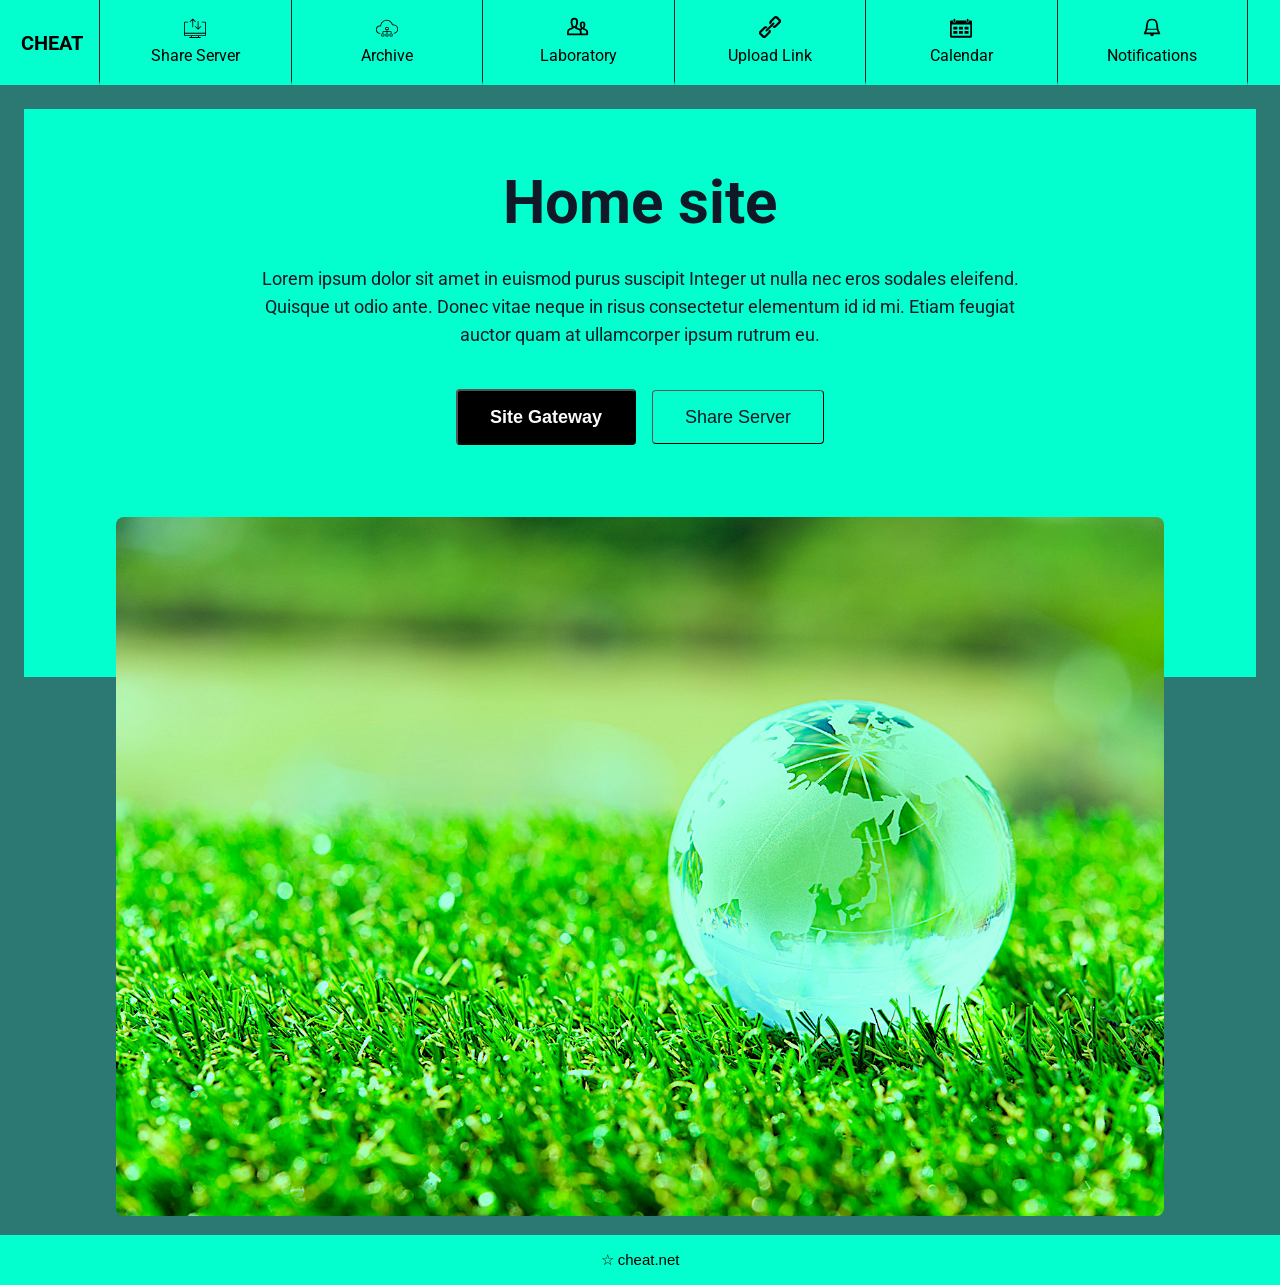
<file: index.html>
<!DOCTYPE html>
<html>
  <head>
    <meta charset="UTF-8">
    <title>cheat.net</title>
    <meta name="viewport" content="width=device-width, initial-scale=1">
    <link rel="stylesheet" href="./css/header.css">
    <link rel="stylesheet" href="./css/reset.min.css">
    <link rel="stylesheet" href="./css/style.css">
    <link rel="stylesheet" href="./css/index.css">
    <!-- Google tag (gtag.js) -->
    <!-- <script async src="https://www.googletagmanager.com/gtag/js?id=G-7MY5P9TV7J"></script>
    <script>
      window.dataLayer = window.dataLayer || [];
      function gtag(){dataLayer.push(arguments);}
      gtag('js', new Date());
      gtag('config', 'G-7MY5P9TV7J');
    </script> -->
  </head>
  <body>
    <header class="site-header">
      <div class="site-header__wrapper">
        <div class="site-header__start">
          <a href="./index" class="brand">CHEAT</a>
        </div>
        <div class="site-header__middle">
          <nav class="nav">
            <button class="nav__toggle" aria-expanded="false" type="menu-button" aria-haspopup="true" aria-label="menu">
              menu
            </button>
            <ul class="nav__wrapper">
              <!-- <li class="nav__item">
                <a href="../../index">
                  <svg viewBox="0 0 24 24" width="24px" height="24px" x="0" y="0" preserveAspectRatio="xMinYMin meet" class="nav-icon" focusable="false" xmlns="http://www.w3.org/2000/svg">
                    <path d="M22,9.45,12.85,3.26A1.52,1.52,0,0,0,12,3a1.49,1.49,0,0,0-.84.26L2,9.45,3.06,11,4,10.37V20a1,1,0,0,0,1,1h5V16h4v5h5a1,1,0,0,0,1-1V10.37l.94.63Z" class="active-item" style="fill-opacity: 1"></path>
                    <path d="M22,9.45L12.85,3.26a1.5,1.5,0,0,0-1.69,0L2,9.45,3.06,11,4,10.37V20a1,1,0,0,0,1,1h6V16h2v5h6a1,1,0,0,0,1-1V10.37L20.94,11ZM18,19H15V15a1,1,0,0,0-1-1H10a1,1,0,0,0-1,1v4H6V8.89l6-4,6,4V19Z" class="inactive-item" style="fill: currentColor"></path>
                  </svg>
                  <span>Home</span>
                </a>
              </li> -->
              <li class="nav__item">
                <a href="./share-server/internal">
                  <svg viewBox="0 -25 200 200" width="200px" height="200px" preserveAspectRatio="xMinYMin meet" class="nav-icon" focusable="false" xmlns="http://www.w3.org/2000/svg">
                    <path d="M53.585,185.942a7.556,7.556,0,0,1-7.547-7.548v-4.528a7.555,7.555,0,0,1,7.547-7.547H64.906v-9.812H7.547A7.556,7.556,0,0,1,0,148.961V35a7.555,7.555,0,0,1,7.547-7.547H37.736V35H7.547v93.208H192.453V35H161.51V27.451h30.943A7.555,7.555,0,0,1,200,35V148.961a7.556,7.556,0,0,1-7.547,7.547H135.095v9.812h11.321a7.555,7.555,0,0,1,7.547,7.547v4.528a7.556,7.556,0,0,1-7.547,7.548Zm0-7.548h92.831v-4.528H53.585ZM72.453,166.32h55.094v-9.812H72.453ZM7.547,148.961H192.453V135.753H7.547ZM125.282,97.428,101.105,73.252a3.774,3.774,0,0,1,5.337-5.337l17.709,17.709V23.4a3.774,3.774,0,0,1,7.547,0V85.675l17.76-17.76a3.773,3.773,0,0,1,5.336,5.337L130.618,97.428a3.774,3.774,0,0,1-5.337,0ZM75.824,75.138V12.909L58.115,30.618a3.774,3.774,0,1,1-5.337-5.337L76.955,1.105a3.774,3.774,0,0,1,5.337,0l24.176,24.176a3.773,3.773,0,1,1-5.336,5.337l-17.76-17.76V75.138a3.774,3.774,0,0,1-7.547,0Z" class="active-item" style="fill: currentColor"></path>
                  </svg>
                  <span>Share Server</span>
                </a>
              </li>
              <li class="nav__item">
                <a href="./archive/top">
                  <svg viewBox="0 -35 200 200" width="200px" height="200px" x="0" y="0" preserveAspectRatio="xMinYMin meet" class="nav-icon" focusable="false" xmlns="http://www.w3.org/2000/svg">
                    <path d="M129.747,150.842a6.734,6.734,0,0,1-6.734-6.734V131.987a6.734,6.734,0,0,1,6.734-6.735h4.041v-13.8H103.365v13.8h3.485a6.734,6.734,0,0,1,6.734,6.735v12.121a6.734,6.734,0,0,1-6.734,6.734H92.71a6.734,6.734,0,0,1-6.734-6.734V131.987a6.734,6.734,0,0,1,6.734-6.735h3.922v-13.8H65.773v13.8h4.041a6.734,6.734,0,0,1,6.734,6.735v12.121a6.734,6.734,0,0,1-6.734,6.734H55a6.734,6.734,0,0,1-6.734-6.734V131.987A6.734,6.734,0,0,1,55,125.253h4.04V108.081a3.367,3.367,0,0,1,3.367-3.367H96.632V92.256H89.342a6.734,6.734,0,0,1-6.734-6.734V73.4a6.734,6.734,0,0,1,6.734-6.734h20.876a6.734,6.734,0,0,1,6.734,6.734V85.522a6.734,6.734,0,0,1-6.734,6.734h-6.853v12.458h33.788a3.367,3.367,0,0,1,3.367,3.367v17.172h4.04a6.735,6.735,0,0,1,6.735,6.735v12.121a6.734,6.734,0,0,1-6.735,6.734Zm0-6.734h14.815V131.987H129.747Zm-37.037,0h14.141V131.987H92.71Zm-37.71,0H69.814V131.987H55ZM89.342,85.522h20.876V73.4H89.342Zm-50.505,40.4h-1.8a37.037,37.037,0,1,1,0-74.074c.963,0,1.941.038,2.907.113a56.057,56.057,0,0,1,5.773-20.384,57.022,57.022,0,0,1,5.5-8.833A57.39,57.39,0,0,1,96.97,0,57.552,57.552,0,0,1,144.5,25.226a56.153,56.153,0,0,1,7.761,16.9A42.116,42.116,0,0,1,200,83.838a42.1,42.1,0,0,1-39.277,42v-6.75a35.356,35.356,0,1,0-13.7-68.89,50.363,50.363,0,0,0-31.9-40.119A50.651,50.651,0,0,0,55.09,28.853,49.722,49.722,0,0,0,46.465,56.9c0,1.055.035,2.136.1,3.213a30.31,30.31,0,1,0-9.53,59.077h1.8v6.733h0Z" class="active-item" style="fill: currentColor"></path>
                  </svg>
                  <span>Archive</span>
                </a>
              </li>
              <li class="nav__item">
                <a href="./laboratory/top">
                  <svg viewBox="0 0 24 24" width="24px" height="24px" x="0" y="0" preserveAspectRatio="xMinYMin meet" class="nav-icon" focusable="false" xmlns="http://www.w3.org/2000/svg">
                    <path d="M16,17.85V20a1,1,0,0,1-1,1H1a1,1,0,0,1-1-1V17.85a4,4,0,0,1,2.55-3.73l2.95-1.2V11.71l-0.73-1.3A6,6,0,0,1,4,7.47V6a4,4,0,0,1,4.39-4A4.12,4.12,0,0,1,12,6.21V7.47a6,6,0,0,1-.77,2.94l-0.73,1.3v1.21l2.95,1.2A4,4,0,0,1,16,17.85Zm4.75-3.65L19,13.53v-1a6,6,0,0,0,1-3.31V9a3,3,0,0,0-6,0V9.18a6,6,0,0,0,.61,2.58A3.61,3.61,0,0,0,16,13a3.62,3.62,0,0,1,2,3.24V21h4a1,1,0,0,0,1-1V17.47A3.5,3.5,0,0,0,20.75,14.2Z" class="inactive-item" style="fill-opacity: 1"></path>
                    <path d="M20.74,14.2L19,13.54V12.86l0.25-.41A5,5,0,0,0,20,9.82V9a3,3,0,0,0-6,0V9.82a5,5,0,0,0,.75,2.63L15,12.86v0.68l-1,.37a4,4,0,0,0-.58-0.28l-2.45-1V10.83A8,8,0,0,0,12,7V6A4,4,0,0,0,4,6V7a8,8,0,0,0,1,3.86v1.84l-2.45,1A4,4,0,0,0,0,17.35V20a1,1,0,0,0,1,1H22a1,1,0,0,0,1-1V17.47A3.5,3.5,0,0,0,20.74,14.2ZM16,8.75a1,1,0,0,1,2,0v1.44a3,3,0,0,1-.38,1.46l-0.33.6a0.25,0.25,0,0,1-.22.13H16.93a0.25,0.25,0,0,1-.22-0.13l-0.33-.6A3,3,0,0,1,16,10.19V8.75ZM6,5.85a2,2,0,0,1,4,0V7.28a6,6,0,0,1-.71,2.83L9,10.72a1,1,0,0,1-.88.53H7.92A1,1,0,0,1,7,10.72l-0.33-.61A6,6,0,0,1,6,7.28V5.85ZM14,19H2V17.25a2,2,0,0,1,1.26-1.86L7,13.92v-1a3,3,0,0,0,1,.18H8a3,3,0,0,0,1-.18v1l3.72,1.42A2,2,0,0,1,14,17.21V19Zm7,0H16V17.35a4,4,0,0,0-.55-2l1.05-.4V14.07a2,2,0,0,0,.4.05h0.2a2,2,0,0,0,.4-0.05v0.88l2.53,1a1.5,1.5,0,0,1,1,1.4V19Z" class="active-item" style="fill: currentColor"></path>
                  </svg>
                  <span>Laboratory</span>
                </a>
              </li>
              <li class="nav__item">
                <a href="./upload-link/app">
                  <svg viewBox="0 0 200 200" width="200px" height="200px" x="0" y="0" preserveAspectRatio="xMinYMin meet" class="nav-icon" focusable="false" xmlns="http://www.w3.org/2000/svg">
                    <path d="M153.2 0a24.32 24.32 0 0 0-16.92 6.7L100 42.98a24.31 24.31 0 0 0 .77 34.32l.54.53 14.4-14.39-.55-.54a4.08 4.08 0 0 1-.77-5.52l36.27-36.27a4.09 4.09 0 0 1 5.53.77l21.92 21.93a4.08 4.08 0 0 1 .78 5.53L142.63 85.6a4.08 4.08 0 0 1-5.52-.77l-.55-.55-14.39 14.4.54.54a24.3 24.3 0 0 0 34.32.77l36.26-36.27a24.31 24.31 0 0 0-.77-34.31L170.6 7.48A24.32 24.32 0 0 0 153.2 0Zm-21.32 59.4a8.85 8.85 0 0 0-6.38 2.58L67.6 119.87l-5.63 5.63A8.85 8.85 0 1 0 74.5 138l5.62-5.62L94.52 118l23.47-23.48 14.4-14.39L138 74.5a8.85 8.85 0 0 0-6.13-15.1Zm-71.2 33.92A24.3 24.3 0 0 0 42.97 100L6.7 136.27a24.31 24.31 0 0 0 .77 34.31l21.92 21.93a24.31 24.31 0 0 0 34.32.77l36.27-36.26a24.3 24.3 0 0 0-.78-34.32l-.54-.53-14.39 14.39.54.53a4.08 4.08 0 0 1 .77 5.53L49.32 178.9a4.08 4.08 0 0 1-5.52-.77l-21.93-21.93a4.08 4.08 0 0 1-.77-5.53l36.26-36.26a4.08 4.08 0 0 1 5.53.77l.54.54 14.4-14.4-.54-.53a24.3 24.3 0 0 0-16.6-7.46Z" class="active-item" style="fill: currentColor"></path>
                  </svg>
                  <span>Upload Link</span>
                </a>
              </li>
              <li class="nav__item">
                <a onclick="authentication()">
                  <svg viewBox="0 -25 200 200" width="200px" height="200px" x="0" y="0" preserveAspectRatio="xMinYMin meet" class="nav-icon" focusable="false" xmlns="http://www.w3.org/2000/svg">
                    <path d="M39.8,0a7.545,7.545,0,0,0-7.559,7.565V21.93A7.545,7.545,0,0,0,39.8,29.495h.83A7.55,7.55,0,0,0,48.2,21.93V7.565A7.55,7.55,0,0,0,40.634,0ZM159.7,0a7.55,7.55,0,0,0-7.565,7.565V21.93a7.55,7.55,0,0,0,7.565,7.565h.83a7.545,7.545,0,0,0,7.559-7.565V7.565A7.545,7.545,0,0,0,160.533,0ZM11.881,15.287A11.881,11.881,0,0,0,0,27.168V159.842a11.881,11.881,0,0,0,11.881,11.881H188.119A11.881,11.881,0,0,0,200,159.842V27.168a11.881,11.881,0,0,0-11.881-11.881H172.646v7.774a11.881,11.881,0,0,1-11.881,11.881h-1.3a11.881,11.881,0,0,1-11.881-11.881V15.287H52.759v7.774A11.881,11.881,0,0,1,40.877,34.942H39.566A11.881,11.881,0,0,1,27.685,23.061V15.287Zm6.927,36.631H181.192a2.97,2.97,0,0,1,2.97,2.97v97.035a2.97,2.97,0,0,1-2.97,2.97H18.808a2.97,2.97,0,0,1-2.97-2.97V54.888A2.97,2.97,0,0,1,18.808,51.917Zm14.55,20.752a2.964,2.964,0,0,0-2.97,2.97V94.692a2.964,2.964,0,0,0,2.97,2.97H64a2.964,2.964,0,0,0,2.97-2.97V75.64A2.964,2.964,0,0,0,64,72.669Zm50.9,0a2.964,2.964,0,0,0-2.97,2.97V94.692a2.964,2.964,0,0,0,2.97,2.97H114.9a2.964,2.964,0,0,0,2.97-2.97V75.64a2.964,2.964,0,0,0-2.97-2.97Zm50.908,0a2.964,2.964,0,0,0-2.97,2.97V94.692a2.964,2.964,0,0,0,2.97,2.97H165.8a2.964,2.964,0,0,0,2.97-2.97V75.64a2.964,2.964,0,0,0-2.97-2.97ZM33.358,112.293a2.964,2.964,0,0,0-2.97,2.97v19.052a2.964,2.964,0,0,0,2.97,2.97H64a2.964,2.964,0,0,0,2.97-2.97V115.264a2.964,2.964,0,0,0-2.97-2.97Zm50.9,0a2.964,2.964,0,0,0-2.97,2.97v19.052a2.964,2.964,0,0,0,2.97,2.97H114.9a2.964,2.964,0,0,0,2.97-2.97V115.264a2.964,2.964,0,0,0-2.97-2.97Zm50.908,0a2.964,2.964,0,0,0-2.97,2.97v19.052a2.964,2.964,0,0,0,2.97,2.97H165.8a2.964,2.964,0,0,0,2.97-2.97V115.264a2.964,2.964,0,0,0-2.97-2.97Z"></path>
                  </svg>
                  <span>Calendar</span>
                </a>
              </li>
              <li class="nav__item">
                <a onclick="notifications()">
                  <svg viewBox="0 0 24 24" width="24px" height="24px" x="0" y="0" preserveAspectRatio="xMinYMin meet" class="nav-icon" focusable="false" xmlns="http://www.w3.org/2000/svg">
                    <path d="M18.94,14H5.06L5.79,8.44A6.26,6.26,0,0,1,12,3h0a6.26,6.26,0,0,1,6.21,5.44Zm2,5-1.71-4H4.78L3.06,19a0.71,0.71,0,0,0-.06.28,0.75,0.75,0,0,0,.75.76H10a2,2,0,1,0,4,0h6.27A0.74,0.74,0,0,0,20.94,19Z" class="inactive-item" style="fill-opacity: 1"></path>
                    <path d="M20.94,19L19,14.49s-0.41-3.06-.8-6.06A6.26,6.26,0,0,0,12,3h0A6.26,6.26,0,0,0,5.79,8.44L5,14.49,3.06,19a0.71,0.71,0,0,0-.06.28,0.75,0.75,0,0,0,.75.76H10a2,2,0,1,0,4,0h6.27A0.74,0.74,0,0,0,20.94,19ZM12,4.75h0a4.39,4.39,0,0,1,4.35,3.81c0.28,2.1.56,4.35,0.7,5.44H7L7.65,8.56A4.39,4.39,0,0,1,12,4.75ZM5.52,18l1.3-3H17.18l1.3,3h-13Z" class="active-item" style="fill: currentColor"></path>
                  </svg>
                  <span>Notifications</span>
                </a>
              </li>
            </ul>
          </nav>
        </div>
      </div>
    </header>
    <div class="margin-0 outerMargin-top sm:outerMargin-top sm:outerMargin md:outerMargin outerMargin-bgColor"> <!-- outerMargin-top の後ろに overflow-y-auto ※追加するとスクロール可能になる -->
      <div class="margin-bgColor">
        <div class="container flex flex-col buttonCenter contentPosition contentCenter innerMargin-top sm:innerMargin-top imgPosition textCenter md:imgPosition lg:imgPosition md:contentPosition lg:contentPosition textColor">
          <h1 class="titleSize sm:titleSize titleSemibold textColor">
            Home site
          </h1>
          <p class="comment-while sm:comment-while textSize sm:textSize xl:textWidth textColor">
            Lorem ipsum dolor sit amet in euismod purus suscipit Integer ut nulla nec eros sodales eleifend. Quisque ut odio ante. Donec vitae neque in risus consectetur elementum id id mi. Etiam feugiat auctor quam at ullamcorper ipsum rutrum eu.
          </p>
          <div class="flex">
            <button type="button" onclick="location.href='./error'" class="buttonMargin sm:buttonMargin textSize sm:textSize fontSemibold roundedCorner button-bgColor textColor-inversion">
              Site Gateway
            </button>
            <button type="button" onclick="location.href='./share-server/internal'" class="buttonMargin sm:buttonMargin textSize border roundedCorner textColor">
              Share Server
            </button>
          </div>
        </div>
      </div>
      <a href="#expansion">
        <img src="./img/news_banner_1500.jpg" alt="" class="imgWidth contentCenter imgPosition-top lg:imgPosition-top imgRoundedCorner">
      </a>
    </div>
    <a href="#expansion_close">
      <div id="expansion" class="popup hidden_button">
        <p style="text-align: center; font-size: 20px; font-weight: bold; padding-top: 10px;">What do you want to do?　❌</p>
        <p>　</p>
        <button id="expansion-button" onclick="sslFormAccess()">SSL証明書 確認フォーム</button>
        <p>　</p>
        <button id="expansion-button2" onclick="householdFormAccess()">家計簿登録フォーム［秀樹専用］</button>
        <p>　</p>
        <button id="expansion-button3" onclick="safetyFormAccess()">安否確認フォーム［緊急時専用］</button>
      </div>
    </a>
    <br>
    <footer class="automatic_laboratory">
      <p class="automatic_laboratory">☆ cheat.net</p>
    </footer>
    <script src="./js/admin.js"></script>
  </body>
</html>

<style>
  body,html {
    height: 100%;
    background-color: #2C7873;
  }

  .popup {
    display: none;
    position: fixed;
    top: 50%;
    left: 50%;
    transform: translate(-50%, -50%);
    background-color: rgb(0, 255, 247);
    padding: 10px;
    border: 1.5px solid rgb(255, 255, 255);
    box-shadow: 0px 0px 50px rgba(0, 0, 0, 50);
    border-radius: 1rem;
  }

  /* ポップアップが表示されたときのスタイル */
  .popup:target {
    display: block;
  }

  .hidden_button {
    text-align: center;
    font-size: 6px;
    width: 350px;
    height: 270px;
  }

  @media (min-width: 768px) {
    .hidden_button {
      font-size: 15px;
      width: 450px;
      height: 300px;
    }
  }
</style>
</file>
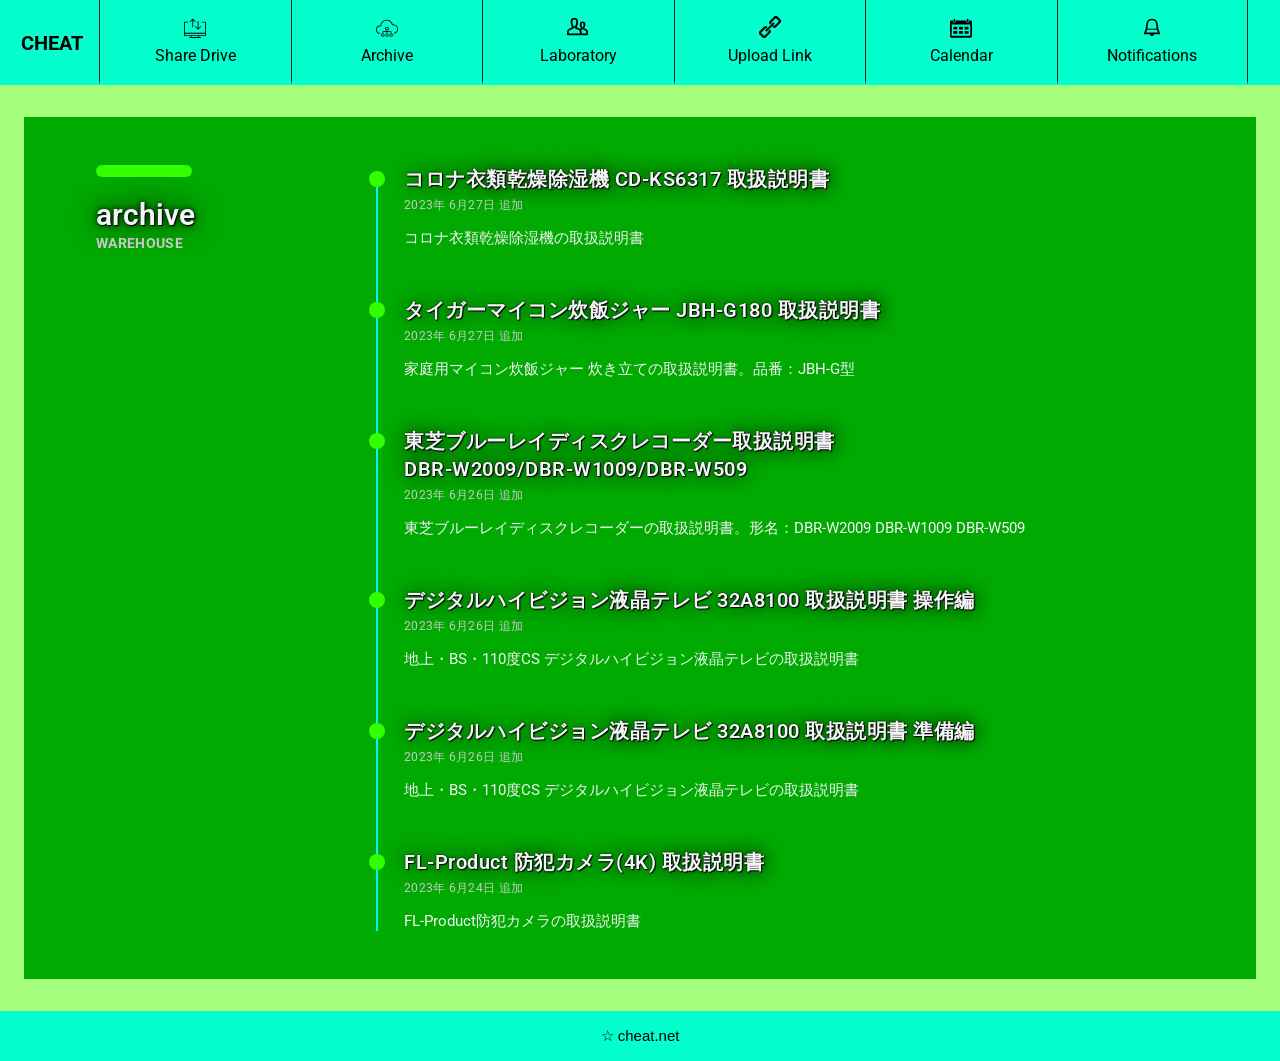
<file: archive/top.html>
<!DOCTYPE html>
<html>
  <head>
    <meta charset="UTF-8">
    <title>archive</title>
    <meta name="viewport" content="width=device-width, initial-scale=1">
    <link rel="stylesheet" href="../css/reset.min.css">
    <link rel="stylesheet" href="../css/style.css">
    <link rel="stylesheet" href="../css/header.css">
    <link rel="stylesheet" href="../css/archive.css">
    <!-- Google tag (gtag.js) -->
    <script async src="https://www.googletagmanager.com/gtag/js?id=G-7MY5P9TV7J"></script>
    <script>
      window.dataLayer = window.dataLayer || [];
      function gtag(){dataLayer.push(arguments);}
      gtag('js', new Date());
      gtag('config', 'G-7MY5P9TV7J');
    </script>
  </head>
  <body>
    <header class="site-header">
      <div class="site-header__wrapper">
        <div class="site-header__start">
          <a href="../index" class="brand">CHEAT</a>
        </div>
        <div class="site-header__middle">
          <nav class="nav">
            <button class="nav__toggle" aria-expanded="false" type="menu-button" aria-haspopup="true" aria-label="menu">
              menu
            </button>
            <ul class="nav__wrapper">
              <!-- <li class="nav__item">
                <a href="./index">
                  <svg viewBox="0 0 24 24" width="24px" height="24px" x="0" y="0" preserveAspectRatio="xMinYMin meet" class="nav-icon" focusable="false" xmlns="http://www.w3.org/2000/svg">
                    <path d="M22,9.45,12.85,3.26A1.52,1.52,0,0,0,12,3a1.49,1.49,0,0,0-.84.26L2,9.45,3.06,11,4,10.37V20a1,1,0,0,0,1,1h5V16h4v5h5a1,1,0,0,0,1-1V10.37l.94.63Z" class="active-item" style="fill-opacity: 1"></path>
                    <path d="M22,9.45L12.85,3.26a1.5,1.5,0,0,0-1.69,0L2,9.45,3.06,11,4,10.37V20a1,1,0,0,0,1,1h6V16h2v5h6a1,1,0,0,0,1-1V10.37L20.94,11ZM18,19H15V15a1,1,0,0,0-1-1H10a1,1,0,0,0-1,1v4H6V8.89l6-4,6,4V19Z" class="inactive-item" style="fill: currentColor"></path>
                  </svg>
                  <span>Home</span>
                </a>
              </li> -->
              <li class="nav__item">
                <a href="../share_drive/top">
                  <svg viewBox="0 -25 200 200" width="200px" height="200px" preserveAspectRatio="xMinYMin meet" class="nav-icon" focusable="false" xmlns="http://www.w3.org/2000/svg">
                    <path d="M53.585,185.942a7.556,7.556,0,0,1-7.547-7.548v-4.528a7.555,7.555,0,0,1,7.547-7.547H64.906v-9.812H7.547A7.556,7.556,0,0,1,0,148.961V35a7.555,7.555,0,0,1,7.547-7.547H37.736V35H7.547v93.208H192.453V35H161.51V27.451h30.943A7.555,7.555,0,0,1,200,35V148.961a7.556,7.556,0,0,1-7.547,7.547H135.095v9.812h11.321a7.555,7.555,0,0,1,7.547,7.547v4.528a7.556,7.556,0,0,1-7.547,7.548Zm0-7.548h92.831v-4.528H53.585ZM72.453,166.32h55.094v-9.812H72.453ZM7.547,148.961H192.453V135.753H7.547ZM125.282,97.428,101.105,73.252a3.774,3.774,0,0,1,5.337-5.337l17.709,17.709V23.4a3.774,3.774,0,0,1,7.547,0V85.675l17.76-17.76a3.773,3.773,0,0,1,5.336,5.337L130.618,97.428a3.774,3.774,0,0,1-5.337,0ZM75.824,75.138V12.909L58.115,30.618a3.774,3.774,0,1,1-5.337-5.337L76.955,1.105a3.774,3.774,0,0,1,5.337,0l24.176,24.176a3.773,3.773,0,1,1-5.336,5.337l-17.76-17.76V75.138a3.774,3.774,0,0,1-7.547,0Z" class="active-item" style="fill: currentColor"></path>
                  </svg>
                  <span>Share Drive</span>
                </a>
              </li>
              <li class="nav__item">
                <a href="./top.html">
                  <svg viewBox="0 -35 200 200" width="200px" height="200px" x="0" y="0" preserveAspectRatio="xMinYMin meet" class="nav-icon" focusable="false" xmlns="http://www.w3.org/2000/svg">
                    <path d="M129.747,150.842a6.734,6.734,0,0,1-6.734-6.734V131.987a6.734,6.734,0,0,1,6.734-6.735h4.041v-13.8H103.365v13.8h3.485a6.734,6.734,0,0,1,6.734,6.735v12.121a6.734,6.734,0,0,1-6.734,6.734H92.71a6.734,6.734,0,0,1-6.734-6.734V131.987a6.734,6.734,0,0,1,6.734-6.735h3.922v-13.8H65.773v13.8h4.041a6.734,6.734,0,0,1,6.734,6.735v12.121a6.734,6.734,0,0,1-6.734,6.734H55a6.734,6.734,0,0,1-6.734-6.734V131.987A6.734,6.734,0,0,1,55,125.253h4.04V108.081a3.367,3.367,0,0,1,3.367-3.367H96.632V92.256H89.342a6.734,6.734,0,0,1-6.734-6.734V73.4a6.734,6.734,0,0,1,6.734-6.734h20.876a6.734,6.734,0,0,1,6.734,6.734V85.522a6.734,6.734,0,0,1-6.734,6.734h-6.853v12.458h33.788a3.367,3.367,0,0,1,3.367,3.367v17.172h4.04a6.735,6.735,0,0,1,6.735,6.735v12.121a6.734,6.734,0,0,1-6.735,6.734Zm0-6.734h14.815V131.987H129.747Zm-37.037,0h14.141V131.987H92.71Zm-37.71,0H69.814V131.987H55ZM89.342,85.522h20.876V73.4H89.342Zm-50.505,40.4h-1.8a37.037,37.037,0,1,1,0-74.074c.963,0,1.941.038,2.907.113a56.057,56.057,0,0,1,5.773-20.384,57.022,57.022,0,0,1,5.5-8.833A57.39,57.39,0,0,1,96.97,0,57.552,57.552,0,0,1,144.5,25.226a56.153,56.153,0,0,1,7.761,16.9A42.116,42.116,0,0,1,200,83.838a42.1,42.1,0,0,1-39.277,42v-6.75a35.356,35.356,0,1,0-13.7-68.89,50.363,50.363,0,0,0-31.9-40.119A50.651,50.651,0,0,0,55.09,28.853,49.722,49.722,0,0,0,46.465,56.9c0,1.055.035,2.136.1,3.213a30.31,30.31,0,1,0-9.53,59.077h1.8v6.733h0Z" class="active-item" style="fill: currentColor"></path>
                  </svg>
                  <span>Archive</span>
                </a>
              </li>
              <li class="nav__item">
                <a href="../laboratory/top">
                  <svg viewBox="0 0 24 24" width="24px" height="24px" x="0" y="0" preserveAspectRatio="xMinYMin meet" class="nav-icon" focusable="false" xmlns="http://www.w3.org/2000/svg">
                    <path d="M16,17.85V20a1,1,0,0,1-1,1H1a1,1,0,0,1-1-1V17.85a4,4,0,0,1,2.55-3.73l2.95-1.2V11.71l-0.73-1.3A6,6,0,0,1,4,7.47V6a4,4,0,0,1,4.39-4A4.12,4.12,0,0,1,12,6.21V7.47a6,6,0,0,1-.77,2.94l-0.73,1.3v1.21l2.95,1.2A4,4,0,0,1,16,17.85Zm4.75-3.65L19,13.53v-1a6,6,0,0,0,1-3.31V9a3,3,0,0,0-6,0V9.18a6,6,0,0,0,.61,2.58A3.61,3.61,0,0,0,16,13a3.62,3.62,0,0,1,2,3.24V21h4a1,1,0,0,0,1-1V17.47A3.5,3.5,0,0,0,20.75,14.2Z" class="inactive-item" style="fill-opacity: 1"></path>
                    <path d="M20.74,14.2L19,13.54V12.86l0.25-.41A5,5,0,0,0,20,9.82V9a3,3,0,0,0-6,0V9.82a5,5,0,0,0,.75,2.63L15,12.86v0.68l-1,.37a4,4,0,0,0-.58-0.28l-2.45-1V10.83A8,8,0,0,0,12,7V6A4,4,0,0,0,4,6V7a8,8,0,0,0,1,3.86v1.84l-2.45,1A4,4,0,0,0,0,17.35V20a1,1,0,0,0,1,1H22a1,1,0,0,0,1-1V17.47A3.5,3.5,0,0,0,20.74,14.2ZM16,8.75a1,1,0,0,1,2,0v1.44a3,3,0,0,1-.38,1.46l-0.33.6a0.25,0.25,0,0,1-.22.13H16.93a0.25,0.25,0,0,1-.22-0.13l-0.33-.6A3,3,0,0,1,16,10.19V8.75ZM6,5.85a2,2,0,0,1,4,0V7.28a6,6,0,0,1-.71,2.83L9,10.72a1,1,0,0,1-.88.53H7.92A1,1,0,0,1,7,10.72l-0.33-.61A6,6,0,0,1,6,7.28V5.85ZM14,19H2V17.25a2,2,0,0,1,1.26-1.86L7,13.92v-1a3,3,0,0,0,1,.18H8a3,3,0,0,0,1-.18v1l3.72,1.42A2,2,0,0,1,14,17.21V19Zm7,0H16V17.35a4,4,0,0,0-.55-2l1.05-.4V14.07a2,2,0,0,0,.4.05h0.2a2,2,0,0,0,.4-0.05v0.88l2.53,1a1.5,1.5,0,0,1,1,1.4V19Z" class="active-item" style="fill: currentColor"></path>
                  </svg>
                  <span>Laboratory</span>
                </a>
              </li>
              <li class="nav__item">
                <a href="../upload-link/app">
                  <svg viewBox="0 0 200 200" width="200px" height="200px" x="0" y="0" preserveAspectRatio="xMinYMin meet" class="nav-icon" focusable="false" xmlns="http://www.w3.org/2000/svg">
                    <path d="M153.2 0a24.32 24.32 0 0 0-16.92 6.7L100 42.98a24.31 24.31 0 0 0 .77 34.32l.54.53 14.4-14.39-.55-.54a4.08 4.08 0 0 1-.77-5.52l36.27-36.27a4.09 4.09 0 0 1 5.53.77l21.92 21.93a4.08 4.08 0 0 1 .78 5.53L142.63 85.6a4.08 4.08 0 0 1-5.52-.77l-.55-.55-14.39 14.4.54.54a24.3 24.3 0 0 0 34.32.77l36.26-36.27a24.31 24.31 0 0 0-.77-34.31L170.6 7.48A24.32 24.32 0 0 0 153.2 0Zm-21.32 59.4a8.85 8.85 0 0 0-6.38 2.58L67.6 119.87l-5.63 5.63A8.85 8.85 0 1 0 74.5 138l5.62-5.62L94.52 118l23.47-23.48 14.4-14.39L138 74.5a8.85 8.85 0 0 0-6.13-15.1Zm-71.2 33.92A24.3 24.3 0 0 0 42.97 100L6.7 136.27a24.31 24.31 0 0 0 .77 34.31l21.92 21.93a24.31 24.31 0 0 0 34.32.77l36.27-36.26a24.3 24.3 0 0 0-.78-34.32l-.54-.53-14.39 14.39.54.53a4.08 4.08 0 0 1 .77 5.53L49.32 178.9a4.08 4.08 0 0 1-5.52-.77l-21.93-21.93a4.08 4.08 0 0 1-.77-5.53l36.26-36.26a4.08 4.08 0 0 1 5.53.77l.54.54 14.4-14.4-.54-.53a24.3 24.3 0 0 0-16.6-7.46Z" class="active-item" style="fill: currentColor"></path>
                  </svg>
                  <span>Upload Link</span>
                </a>
              </li>
              <li class="nav__item">
                <a onclick="authentication()">
                  <svg viewBox="0 -25 200 200" width="200px" height="200px" x="0" y="0" preserveAspectRatio="xMinYMin meet" class="nav-icon" focusable="false" xmlns="http://www.w3.org/2000/svg">
                    <path d="M39.8,0a7.545,7.545,0,0,0-7.559,7.565V21.93A7.545,7.545,0,0,0,39.8,29.495h.83A7.55,7.55,0,0,0,48.2,21.93V7.565A7.55,7.55,0,0,0,40.634,0ZM159.7,0a7.55,7.55,0,0,0-7.565,7.565V21.93a7.55,7.55,0,0,0,7.565,7.565h.83a7.545,7.545,0,0,0,7.559-7.565V7.565A7.545,7.545,0,0,0,160.533,0ZM11.881,15.287A11.881,11.881,0,0,0,0,27.168V159.842a11.881,11.881,0,0,0,11.881,11.881H188.119A11.881,11.881,0,0,0,200,159.842V27.168a11.881,11.881,0,0,0-11.881-11.881H172.646v7.774a11.881,11.881,0,0,1-11.881,11.881h-1.3a11.881,11.881,0,0,1-11.881-11.881V15.287H52.759v7.774A11.881,11.881,0,0,1,40.877,34.942H39.566A11.881,11.881,0,0,1,27.685,23.061V15.287Zm6.927,36.631H181.192a2.97,2.97,0,0,1,2.97,2.97v97.035a2.97,2.97,0,0,1-2.97,2.97H18.808a2.97,2.97,0,0,1-2.97-2.97V54.888A2.97,2.97,0,0,1,18.808,51.917Zm14.55,20.752a2.964,2.964,0,0,0-2.97,2.97V94.692a2.964,2.964,0,0,0,2.97,2.97H64a2.964,2.964,0,0,0,2.97-2.97V75.64A2.964,2.964,0,0,0,64,72.669Zm50.9,0a2.964,2.964,0,0,0-2.97,2.97V94.692a2.964,2.964,0,0,0,2.97,2.97H114.9a2.964,2.964,0,0,0,2.97-2.97V75.64a2.964,2.964,0,0,0-2.97-2.97Zm50.908,0a2.964,2.964,0,0,0-2.97,2.97V94.692a2.964,2.964,0,0,0,2.97,2.97H165.8a2.964,2.964,0,0,0,2.97-2.97V75.64a2.964,2.964,0,0,0-2.97-2.97ZM33.358,112.293a2.964,2.964,0,0,0-2.97,2.97v19.052a2.964,2.964,0,0,0,2.97,2.97H64a2.964,2.964,0,0,0,2.97-2.97V115.264a2.964,2.964,0,0,0-2.97-2.97Zm50.9,0a2.964,2.964,0,0,0-2.97,2.97v19.052a2.964,2.964,0,0,0,2.97,2.97H114.9a2.964,2.964,0,0,0,2.97-2.97V115.264a2.964,2.964,0,0,0-2.97-2.97Zm50.908,0a2.964,2.964,0,0,0-2.97,2.97v19.052a2.964,2.964,0,0,0,2.97,2.97H165.8a2.964,2.964,0,0,0,2.97-2.97V115.264a2.964,2.964,0,0,0-2.97-2.97Z"></path>
                  </svg>
                  <span>Calendar</span>
                </a>
              </li>
              <li class="nav__item">
                <a onclick="notifications()">
                  <svg viewBox="0 0 24 24" width="24px" height="24px" x="0" y="0" preserveAspectRatio="xMinYMin meet" class="nav-icon" focusable="false" xmlns="http://www.w3.org/2000/svg">
                    <path d="M18.94,14H5.06L5.79,8.44A6.26,6.26,0,0,1,12,3h0a6.26,6.26,0,0,1,6.21,5.44Zm2,5-1.71-4H4.78L3.06,19a0.71,0.71,0,0,0-.06.28,0.75,0.75,0,0,0,.75.76H10a2,2,0,1,0,4,0h6.27A0.74,0.74,0,0,0,20.94,19Z" class="inactive-item" style="fill-opacity: 1"></path>
                    <path d="M20.94,19L19,14.49s-0.41-3.06-.8-6.06A6.26,6.26,0,0,0,12,3h0A6.26,6.26,0,0,0,5.79,8.44L5,14.49,3.06,19a0.71,0.71,0,0,0-.06.28,0.75,0.75,0,0,0,.75.76H10a2,2,0,1,0,4,0h6.27A0.74,0.74,0,0,0,20.94,19ZM12,4.75h0a4.39,4.39,0,0,1,4.35,3.81c0.28,2.1.56,4.35,0.7,5.44H7L7.65,8.56A4.39,4.39,0,0,1,12,4.75ZM5.52,18l1.3-3H17.18l1.3,3h-13Z" class="active-item" style="fill: currentColor"></path>
                  </svg>
                  <span>Notifications</span>
                </a>
              </li>
            </ul>
          </nav>
        </div>
      </div>
    </header>
    <div class="margin-0 outerMargin µ:outerMargin md:outerMargin outerMargin-top µ:outerMargin-top sm:outerMargin-top makeScrollable overscroll-contain outerMargin-bgColor bgColor-opacity">
      <div class="mx-auto">
        <section class="innerMargin-bgColor innerMargin-textColor">
          <div class="container innerMargin mx-auto">
            <div class="grid gridGap contentCenter µ:gridContainer-12col">
              <div class="gridItem-12col md:gridItem-3col">
                <div class="µ:textCenter sm:textCenter md:textLeft subTitle-while before:block before:stick before:stick-while before:roundedCorner µ:before:mx-auto sm:before:mx-auto md:before:mx-auto md:before:mx-0 before:circle-color">
                  <h3 class="main-titleSize fontSemibold">archive</h3>
                  <span class="sub-titleSize fontBold textSpace uppercase releaseDate-textColor">
                    Warehouse
                  </span>
                </div>
              </div>
              <div class="ObjectFixation µ:ObjectFixation sm:ObjectFixation gridItem-12col sm:gridItem-12col contentPosition md:gridItem-9">
                <div class="gridItem-12col content-while µ:ObjectFixation sm:ObjectFixation contentPosition µ:before:horizontal-line sm:before:horizontal-line µ:before:circleTop sm:before:circleTop  before:horizontal-line-color">
                  <div class="flex-col ObjectFixation sm:ObjectFixation µ:ObjectFixation µ:before:horizontal-line sm:before:horizontal-line µ:before:circleTop sm:before:circleTop µ:before:circle sm:before:circle µ:before:circleLeft-[-35px] sm:before:circleLeft-[-35px] before:circleTop before:circle-color">
                    <a href="./CD-KS6317.pdf">
                      <h3 class="titleSize fontSemibold textSpace">
                        コロナ衣類乾燥除湿機 CD-KS6317 取扱説明書
                      </h3>
                    </a>
                    <time class="releaseDate textSpace uppercase releaseDate-textColor">
                      2023年 6月27日 追加
                    </time>
                    <p class="comment-while">
                      コロナ衣類乾燥除湿機の取扱説明書
                    </p>
                  </div>
                  <div class="flex-col ObjectFixation sm:ObjectFixation µ:ObjectFixation µ:before:horizontal-line sm:before:horizontal-line µ:before:circleTop sm:before:circleTop µ:before:circle sm:before:circle µ:before:circleLeft-[-35px] sm:before:circleLeft-[-35px] before:circleTop before:circle-color">
                    <a href="./jbh_g180.pdf">
                      <h3 class="titleSize fontSemibold textSpace">
                        タイガーマイコン炊飯ジャー JBH-G180 取扱説明書
                      </h3>
                    </a>
                    <time time class="releaseDate textSpace uppercase releaseDate-textColor">
                      2023年 6月27日 追加
                    </time>
                    <p class="comment-while">
                      家庭用マイコン炊飯ジャー 炊き立ての取扱説明書。品番：JBH-G型
                    </p>
                  </div>
                  <div class="flex-col ObjectFixation sm:ObjectFixation µ:ObjectFixation µ:before:horizontal-line sm:before:horizontal-line µ:before:circleTop sm:before:circleTop µ:before:circle sm:before:circle µ:before:circleLeft-[-35px] sm:before:circleLeft-[-35px] before:circleTop before:circle-color">
                    <a href="./97924_01.pdf">
                      <h3 class="titleSize fontSemibold textSpace">
                        東芝ブルーレイディスクレコーダー取扱説明書 <br>DBR-W2009/DBR-W1009/DBR-W509
                      </h3>
                    </a>
                    <time class="releaseDate textSpace uppercase releaseDate-textColor">
                      2023年 6月26日 追加
                    </time>
                    <p class="comment-while">
                      東芝ブルーレイディスクレコーダーの取扱説明書。形名：DBR-W2009 DBR-W1009 DBR-W509
                    </p>
                  </div>
                  <div class="flex-col ObjectFixation sm:ObjectFixation µ:ObjectFixation µ:before:horizontal-line sm:before:horizontal-line µ:before:circleTop sm:before:circleTop µ:before:circle sm:before:circle µ:before:circleLeft-[-35px] sm:before:circleLeft-[-35px] before:circleTop before:circle-color">
                    <a href="./75277_02.pdf">
                      <h3 class="titleSize fontSemibold textSpace">
                        デジタルハイビジョン液晶テレビ 32A8100 取扱説明書 操作編
                      </h3>
                    </a>
                    <time class="releaseDate textSpace uppercase releaseDate-textColor">
                      2023年 6月26日 追加
                    </time>
                    <p class="comment-while">
                      地上・BS・110度CS デジタルハイビジョン液晶テレビの取扱説明書
                    </p>
                  </div>
                  <div class="flex-col ObjectFixation sm:ObjectFixation µ:ObjectFixation µ:before:horizontal-line sm:before:horizontal-line µ:before:circleTop sm:before:circleTop µ:before:circle sm:before:circle µ:before:circleLeft-[-35px] sm:before:circleLeft-[-35px] before:circleTop before:circle-color">
                    <a href="./75277_01.pdf">
                      <h3 class="titleSize fontSemibold textSpace">
                        デジタルハイビジョン液晶テレビ 32A8100 取扱説明書 準備編
                      </h3>
                    </a>
                    <time class="releaseDate textSpace uppercase releaseDate-textColor">
                      2023年 6月26日 追加
                    </time>
                    <p class="comment-while">
                      地上・BS・110度CS デジタルハイビジョン液晶テレビの取扱説明書
                    </p>
                  </div>
                  <div class="flex-col ObjectFixation sm:ObjectFixation µ:ObjectFixation µ:before:horizontal-line sm:before:horizontal-line µ:before:circleTop sm:before:circleTop µ:before:circle sm:before:circle µ:before:circleLeft-[-35px] sm:before:circleLeft-[-35px] before:circleTop before:circle-color">
                    <a href="./FL-Product 防犯カメラ(4K) 取扱説明書.pdf">
                      <h3 class="titleSize fontSemibold textSpace">
                        FL-Product 防犯カメラ(4K) 取扱説明書
                      </h3>
                    </a>
                    <time class="releaseDate textSpace uppercase releaseDate-textColor">
                      2023年 6月24日 追加
                    </time>
                    <p class="comment-while">
                      FL-Product防犯カメラの取扱説明書
                    </p>
                  </div>
                </div>
              </div>
            </div>
          </div>
        </section>
      </div>
    </div>
    <footer class="automatic_laboratory">
      <p class="automatic_laboratory">☆ cheat.net</p>
    </footer>
    <script src="../js/admin.js"></script>
  </body>
</html>

<style>
  body,html {
    height: 100%;
    background-color: rgb(31 41 55);
  }

  footer {
    width: 100%;
    height: 30px;
  }
</style>
</file>
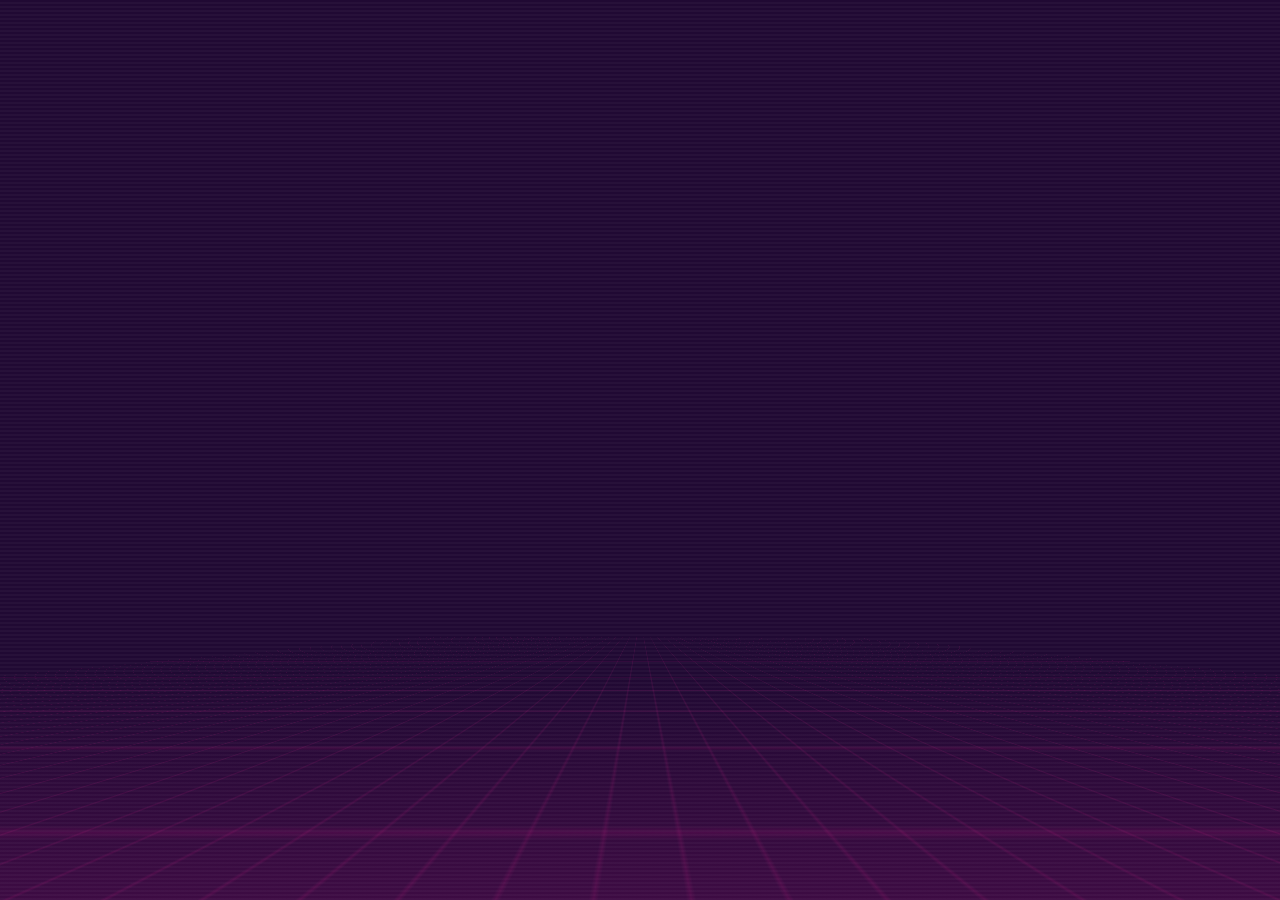
<file: laboratory/shells-imgDev.html>
<!DOCTYPE html>
<html lang="en">
  <head>
    <meta http-equiv="Content-Type" content="text/html; charset=UTF-8">
    <meta name="viewport" content="width=device-width">
    <title>シェルのスキル集大成</title>
  </head>
  <body class="static">
    <div id="output">
    <div id="css-box" class="active">
        <code data-lang="css" id="actual-css-code" class="cm-s-default">
          <pre>
            <code>































<style>
  ul {
    list-style: none;
    padding: 0;
  }

  li {
    margin-bottom: -40px;
  }

  a {
    color: white;
    text-decoration: none;
  }

  #html-box,#css-box,#js-box {
    background: repeating-linear-gradient( to top,rgba(255,255,255,0.03) 0px 2px,transparent 2px 4px ),linear-gradient(to bottom,#200933 75%,#3d0b43)
  }

  #html-box::after,#css-box::after,#js-box::after {
    content: '';
    height: 50%;
    width: 100%;
    /* display: block; */
    background-image: linear-gradient(90deg,rgba(252,25,154,.1) 1px,rgba(0,0,0,0) 1px),linear-gradient(0deg,rgba(252,25,154,.1) 1px,rgba(0,0,0,0) 1px);
    background-position: bottom;
    /* background-repeat: repeat; */
    background-size: 20px 20px;
    /* left: -25px; */
    position: absolute;
    /* pointer-events: none; */
    bottom: 0;
    transform: perspective(100px) rotateX(60deg);
    z-index: 0
  }

  .value {
    color: #3fefff
  }
  .option {
    color: #005eff;
  }
  .string {
    color: #c6804e;
  }
  .memo {
    color: #008600;
  }
  .command {
    color: #d5cb85;
  }
  .integer {
    color: #c4ffb4;
  }
  .back_slash{
    color: #e3df9d;
  }
  .yellow {
    color: #fff570;
  }
  .purple {
    color: #b869d7;
  }
  .white {
    color: white
  }

  body.editor {
    background: #131417
  }

  .box.box.box,.editor .top-boxes,body.project .editor-pane,body.project .editor {
    background: #131417
  }

  .box.box.box pre,.editor .top-boxes pre,pre,body.project .editor-pane pre,body.project .editor pre {
    color: #d5d7de
  }

  code[class] .value,code[class] {
    color: #3fefff;
    text-shadow: 0 0 2px #393a33,0 0 35px #ffffff44,0 0 10px #3fefff,0 0 1px #3fefff;
  }

  code[class] .option,code[class] {
    color: #005eff;
    text-shadow: 0 0 2px #393a33,0 0 35px #ffffff44,0 0 10px #005eff,0 0 2px #005eff;
  }

  code[class] .string,code[class] {
    color: #c6804e;
    text-shadow: 0 0 2px #393a33,0 0 35px #ffffff44,0 0 10px #c6804e,0 0 1px #c6804e;
  }

  code[class] .memo,code[class] {
    color: #008600;
    text-shadow: 0 0 2px #393a33,0 0 35px #ffffff44,0 0 10px #008600,0 0 2px #008600;
  }

  code[class] .command,code[class] {
    color: #d5cb85;
    text-shadow: 0 0 2px #393a33,0 0 35px #ffffff44,0 0 10px #d5cb85,0 0 1px #d5cb85;
  }

  code[class] .integer,code[class] {
    color: #c4ffb4;
    text-shadow: 0 0 2px #393a33,0 0 35px #ffffff44,0 0 10px #c4ffb4,0 0 2px #c4ffb4;
  }

  code[class] .back_slash,code[class] {
    color: #e3df9d;
    text-shadow: 0 0 2px #100c0f,0 0 35px #ffffff44,0 0 5px #e3df9d,0 0 10px #e3df9d;
  }

  code[class] .yellow,code[class] {
    color: #fff570;
    text-shadow: 0 0 2px #100c0f,0 0 35px #ffffff44,0 0 5px #fff570,0 0 2px #fff570;
  }

  code[class] .purple,code[class] {
    color: #b869d7;
    text-shadow: 0 0 2px #100c0f,0 0 35px #ffffff44,0 0 5px #b869d7,0 0 2px #b869d7;
  }

  code[class] .white,code[class] {
    color: white;
    text-shadow: 0 0 2px #100c0f,0 0 35px #ffffff44,0 0 5px white,0 0 2px white;
  }


  * {
    -webkit-box-sizing: border-box;
    box-sizing: border-box;
    margin: 0;
    padding: 0
  }

  html,body {
    height: 100%;
  }

  .embed-line-highlight {
    background: rgba(212,214,223,.2)
  }

  #output {
    /* height: calc(100% - 50px - 30px); */
    height: calc(100%);
  }

  #output pre {
    font-size: 20px;
    white-space: pre-wrap;
    line-height: 1.35;
    -moz-tab-size: 2;
    -o-tab-size: 2;
    tab-size: 2;
    max-width: 100vw
  }

  #output pre code {
    font-family: var(--cp-font-family-monospace)
  }

  body.static #output pre,#output.static pre {
    width: 100%;
    padding: 20px
  }

  #output pre,#output iframe {
    scrollbar-color: rgba(0,0,0,.5) transparent;
    height: 100%;
    overflow: auto;
    -webkit-overflow-scrolling: touch
  }

  #html-box.active,#css-box.active,#js-box.active,#result-box.active {
    display: block;
    height: 100%
  }

  :root {
    background: var(--cp-bg);
    color: var(--cp-color);
    --cp-button-default-bg: var(--cp-button-bg);
    --cp-button-default-color: var(--cp-button-color);
    --cp-sidebar-width: 180px;
    --cp-header-height: 65px;
    --cp-header-height-small: 53px;
    --cp-control-bar-height: 29px;
    --cp-control-bar-space-between: 1.5rem;
    --cp-font-family: 'Lato', 'Lucida Grande', 'Lucida Sans Unicode', Tahoma, Sans-Serif;
    --cp-font-family-header: 'Telefon Black', Sans-Serif;
    --cp-font-family-header-alt: 'Telefon', Sans-Serif;
    --cp-font-family-monospace: SFMono-Regular, Consolas, 'Liberation Mono', Menlo, monospace;
    --cp-font-family-editor: var(--cp-font-family-monospace);
    --cp-button-icon: currentColor;
    --cp-button-border-width: 3px;
    --cp-button-border-radius: 4px;
    --cp-button-margin-block: 1px;
    --cp-button-margin-inline: 10px;
    --cp-button-padding-inline: 16px;
    --cp-button-padding-block: 10px;
    --cp-pen-radius: 5px;
    --cp-pen-logo-size: 30px;
    --cp-pen-header-spacing: calc(var(--cp-pen-sidebar-spacing) * 1.5);
    --cp-pen-sidebar-width: 60px;
    --cp-pen-sidebar-icon-size: 26px;
    --cp-pen-sidebar-spacing: 6px;
    --cp-pen-sidebar-minimal-width: 6px;
    --cp-pen-panel-spacing: 0.7rem;
    --cp-pen-bar-height: 45px
  }

  @media(max-width: 1100px) {
    :root {
        --cp-pen-sidebar-width: 50px;
        --cp-pen-sidebar-spacing: 4px;
        --cp-pen-sidebar-icon-size: 24px;
        --cp-pen-sidebar-minimal-width: 6px;
        --cp-pen-panel-spacing: 0.6rem
    }
  }

  * {
    -webkit-box-sizing: border-box;
    box-sizing: border-box;
    margin: 0;
    padding: 0
  }

  html,body {
    height: 100%;
  }

  .embed-line-highlight {
    background: rgba(212,214,223,.2)
  }

  #output {
    /* height: calc(100% - 50px - 30px); */
    height: calc(100%);
  }

  #output pre {
    font-size: 20px;
    white-space: pre-wrap;
    line-height: 1.35;
    -moz-tab-size: 2;
    -o-tab-size: 2;
    tab-size: 2;
    max-width: 100vw
  }

  #output pre code {
    font-family: var(--cp-font-family-monospace)
  }

  body.static #output pre,#output.static pre {
    width: 100%;
    padding: 20px
  }

  #output pre,#output iframe {
    scrollbar-color: rgba(0,0,0,.5) transparent;
    height: 100%;
    overflow: auto;
    -webkit-overflow-scrolling: touch
  }
</style>
</file>
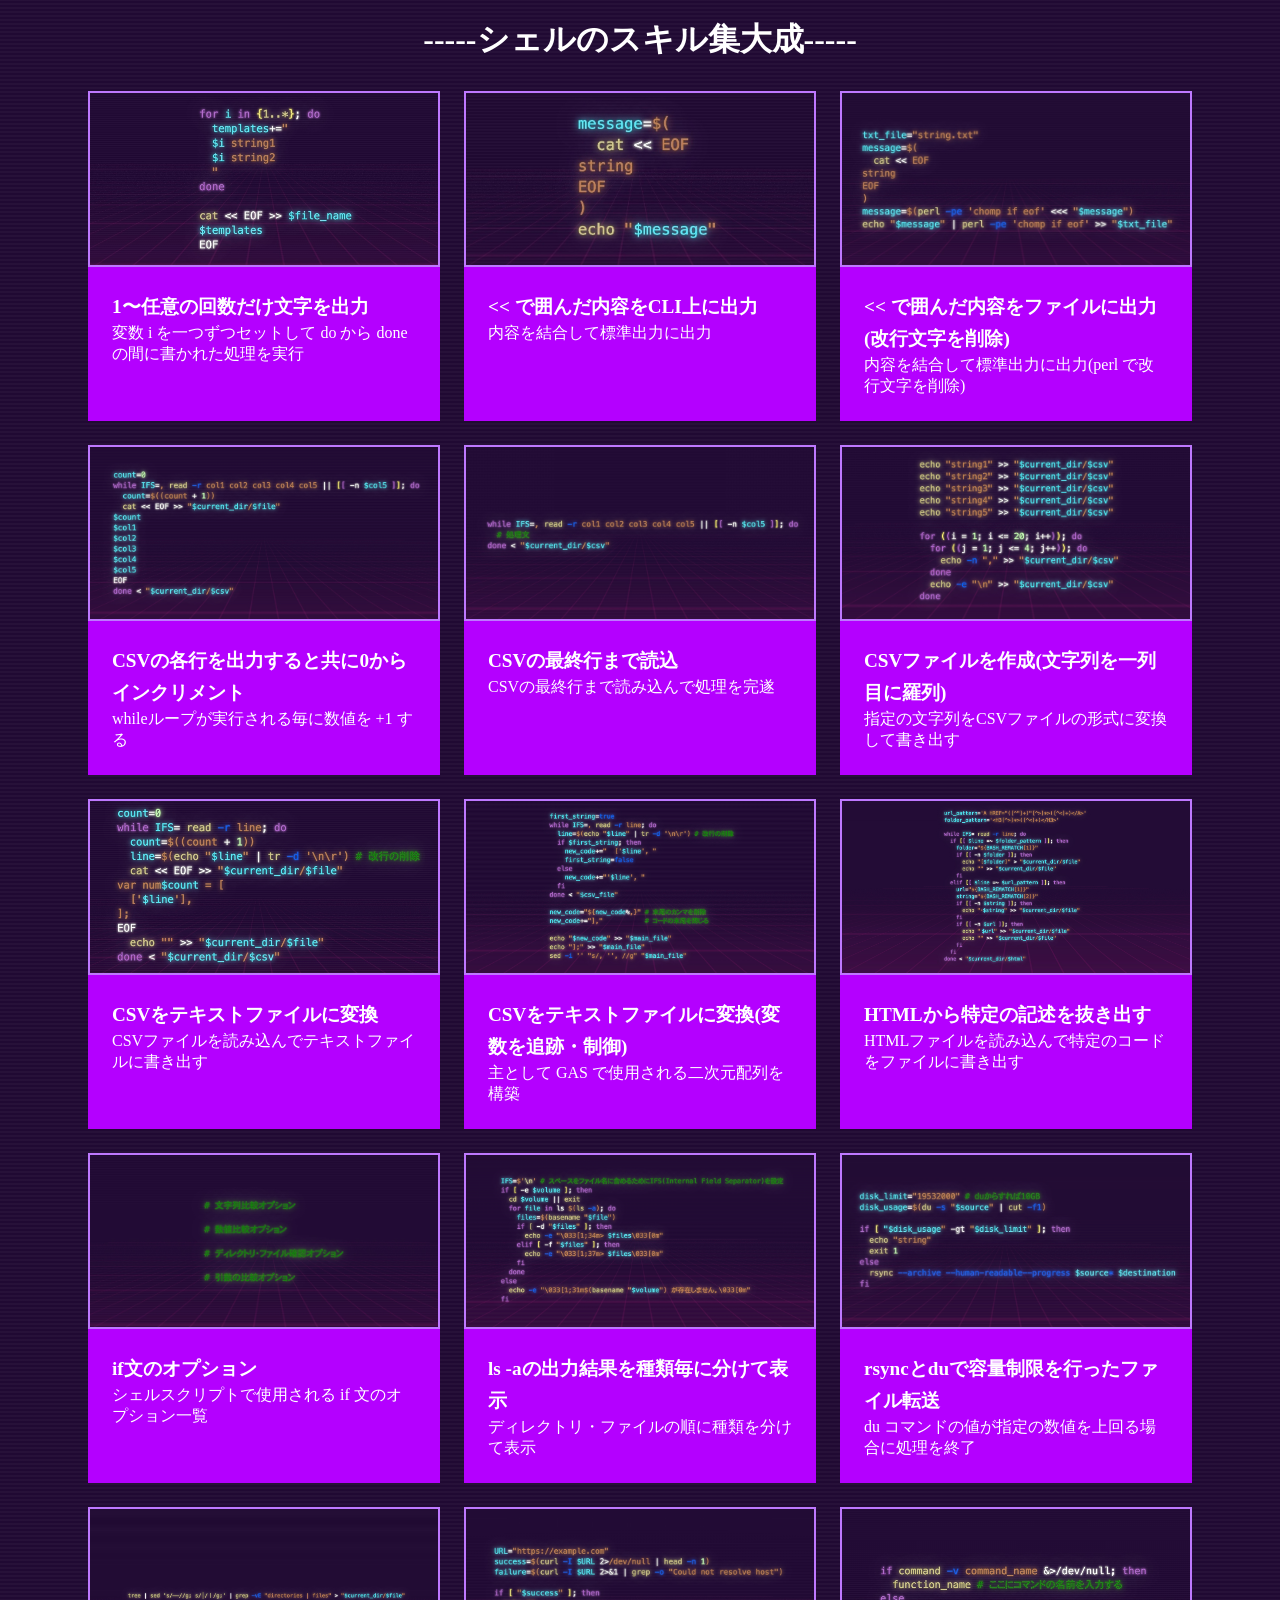
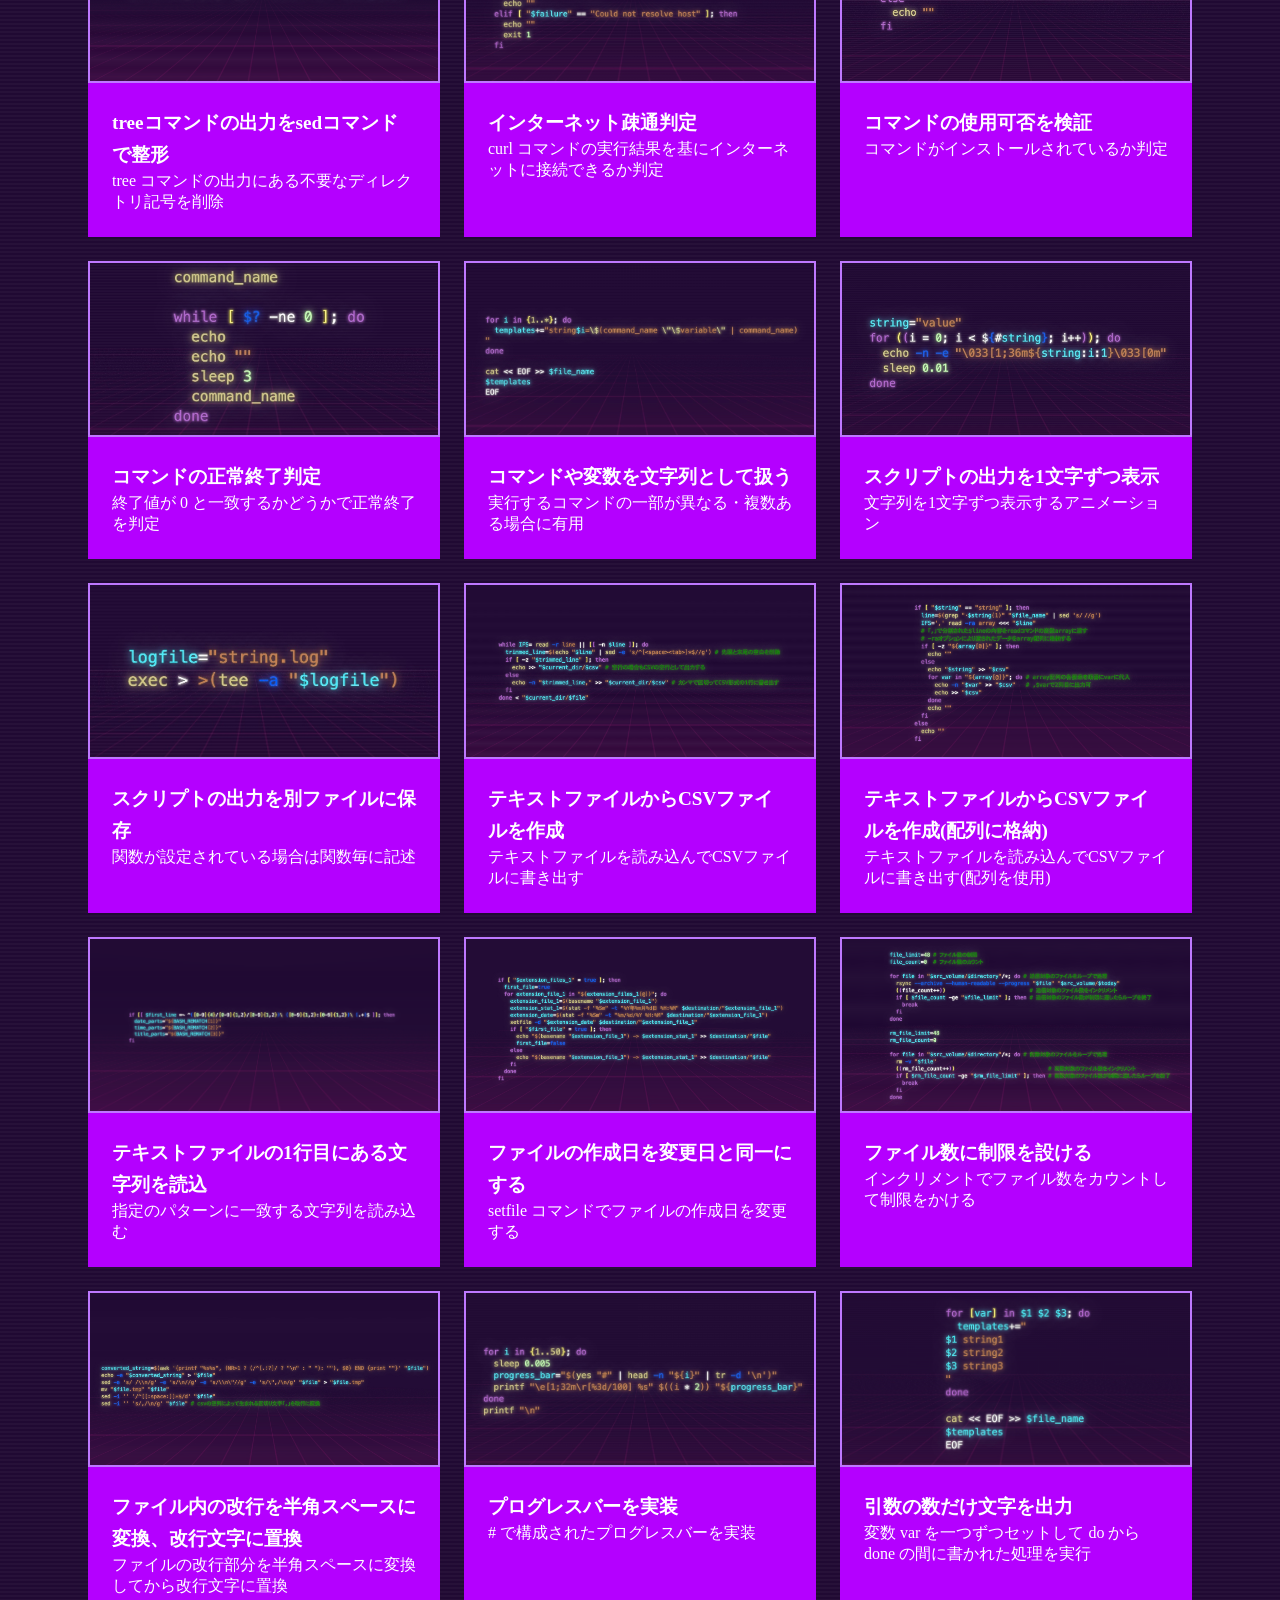
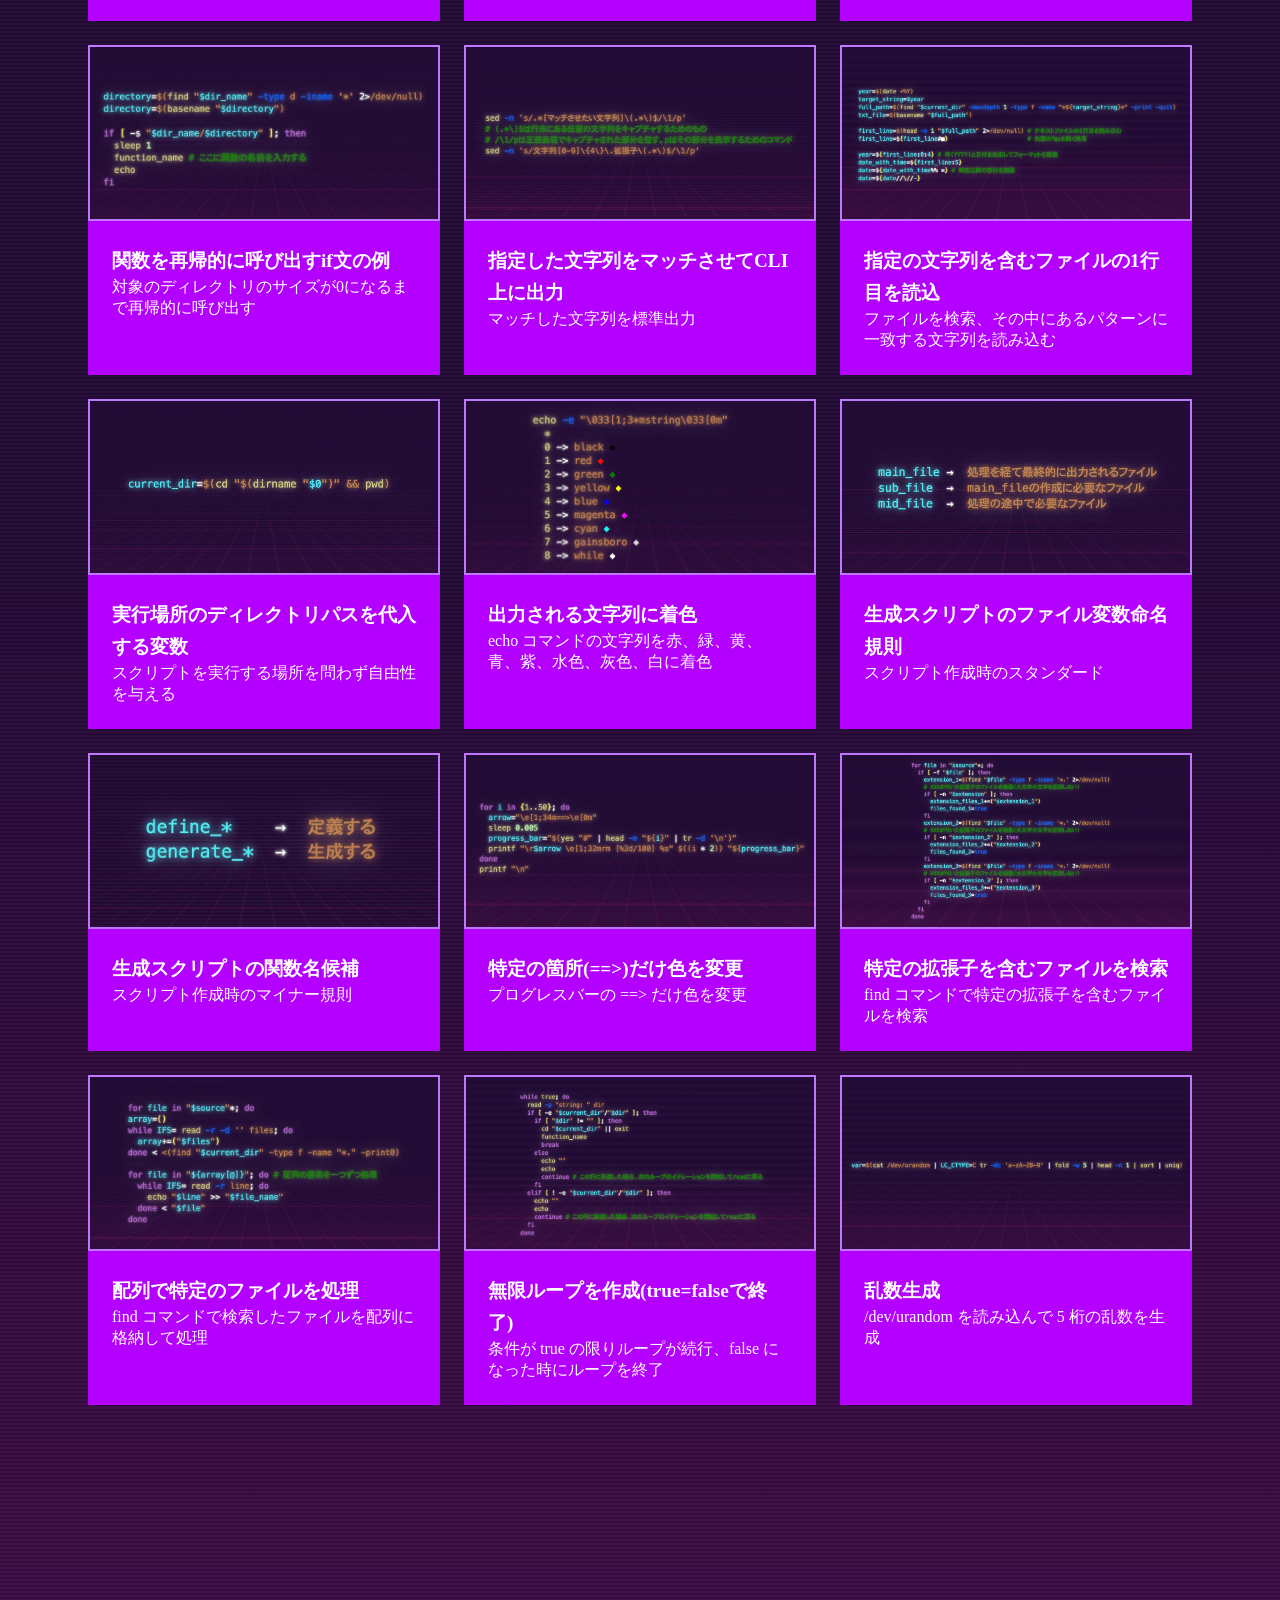
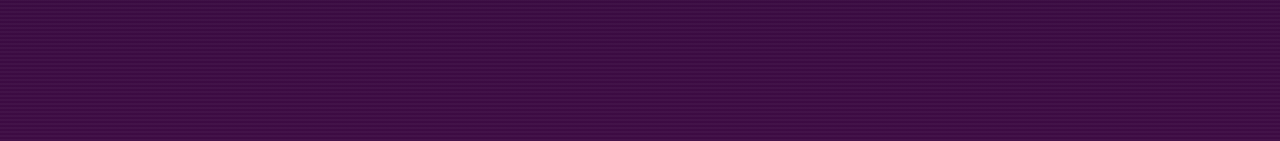
<file: laboratory/shells.html>
<!DOCTYPE html>
<html>
  <head>
    <meta charset="UTF-8">
    <meta name="viewport" content="width=device-width">
    <title>シェルのスキル集大成</title>
  </head>
  <body>
    <div id="output">
      <div id="css-box" class="active">
        <br>
        <a href="./top">
          <h1 style="color: white; text-align: center; margin-bottom: 5px;">-----シェルのスキル集大成-----</h1>
        </a>
        <div class="container innerMargin sm:grid-rows-6">
          <div class="grid division-1 gridGap sm:division-2 lg:division-3">
            <div id="#for_loop" class="group hover:no-underline focus:no-underline outerMargin-bgColor">
              <a href="#for_loop">
                <img class="replaceElement imgWidth-100 sm:imgHeight-11rem img404-bgColor" src="./shells_img/for_loop.jpg" onselectstart="return false;" onmousedown="return false;">
              </a>
              <div class="innerMargin releaseDate-while">
                <a href="#for_loop">
                  <h3 class="titleSize titleSemibold group-hover:underline group-focus:underline">
                    1〜任意の回数だけ文字を出力
                  </h3>
                  <p>
                    変数 i を一つずつセットして do から done の間に書かれた処理を実行
                  </p>
                </a>
              </div>
            </div>
            <div id="#here_document" class="group hover:no-underline focus:no-underline outerMargin-bgColor">
              <a href="#here_document">
                <img class="replaceElement imgWidth-100 sm:imgHeight-11rem img404-bgColor" src="./shells_img/here_document.jpg" onselectstart="return false;" onmousedown="return false;">
              </a>
              <div class="innerMargin releaseDate-while">
                <a href="#here_document">
                  <h3 class="titleSize titleSemibold group-hover:underline group-focus:underline">
                    &lt;&lt; で囲んだ内容をCLI上に出力
                  </h3>
                  <p>
                    内容を結合して標準出力に出力
                  </p>
                </a>
              </div>
            </div>
            <div id="#here_document-2" class="group hover:no-underline focus:no-underline outerMargin-bgColor">
              <a href="#here_document-2">
                <img class="replaceElement imgWidth-100 sm:imgHeight-11rem img404-bgColor" src="./shells_img/here_document-2.jpg" onselectstart="return false;" onmousedown="return false;">
              </a>
              <div class="innerMargin releaseDate-while">
                <a href="#here_document-2">
                  <h3 class="titleSize titleSemibold group-hover:underline group-focus:underline">
                    &lt;&lt; で囲んだ内容をファイルに出力(改行文字を削除)
                  </h3>
                  <p>
                    内容を結合して標準出力に出力(perl で改行文字を削除)
                  </p>
                </a>
              </div>
            </div>
            <div id="#count+while_statement" class="group hover:no-underline focus:no-underline outerMargin-bgColor">
              <a href="#count+while_statement">
                <img class="replaceElement imgWidth-100 sm:imgHeight-11rem img404-bgColor" src="./shells_img/count+while_statement.jpg" onselectstart="return false;" onmousedown="return false;">
              </a>
              <div class="innerMargin releaseDate-while">
                <a href="#count+while_statement">
                  <h3 class="titleSize titleSemibold group-hover:underline group-focus:underline">
                    CSVの各行を出力すると共に0からインクリメント
                  </h3>
                  <p>
                    whileループが実行される毎に数値を +1 する
                  </p>
                </a>
              </div>
            </div>
            <div id="#while_statement" class="group hover:no-underline focus:no-underline outerMargin-bgColor">
              <a href="#while_statement">
                <img class="replaceElement imgWidth-100 sm:imgHeight-11rem img404-bgColor" src="./shells_img/while_statement.jpg" onselectstart="return false;" onmousedown="return false;">
              </a>
              <div class="innerMargin releaseDate-while">
                <a href="#while_statement">
                  <h3 class="titleSize titleSemibold group-hover:underline group-focus:underline">
                    CSVの最終行まで読込
                  </h3>
                  <p>
                    CSVの最終行まで読み込んで処理を完遂
                  </p>
                </a>
              </div>
            </div>
            <div id="#for_loop-2" class="group hover:no-underline focus:no-underline outerMargin-bgColor">
              <a href="#for_loop-2">
                <img class="replaceElement imgWidth-100 sm:imgHeight-11rem img404-bgColor" src="./shells_img/for_loop-2.jpg" onselectstart="return false;" onmousedown="return false;">
              </a>
              <div class="innerMargin releaseDate-while">
                <a href="#for_loop-2">
                  <h3 class="titleSize titleSemibold group-hover:underline group-focus:underline">
                    CSVファイルを作成(文字列を一列目に羅列)
                  </h3>
                  <p>
                    指定の文字列をCSVファイルの形式に変換して書き出す
                  </p>
                </a>
              </div>
            </div>
            <div id="#count+while_statement-2" class="group hover:no-underline focus:no-underline outerMargin-bgColor">
              <a href="#count+while_statement-2">
                <img class="replaceElement imgWidth-100 sm:imgHeight-11rem img404-bgColor" src="./shells_img/count+while_statement-2.jpg" onselectstart="return false;" onmousedown="return false;">
              </a>
              <div class="innerMargin releaseDate-while">
                <a href="#count+while_statement-2">
                  <h3 class="titleSize titleSemibold group-hover:underline group-focus:underline">
                    CSVをテキストファイルに変換
                  </h3>
                  <p>
                    CSVファイルを読み込んでテキストファイルに書き出す
                  </p>
                </a>
              </div>
            </div>
            <div id="#build_2D_array" class="group hover:no-underline focus:no-underline outerMargin-bgColor">
              <a href="#build_2D_array">
                <img class="replaceElement imgWidth-100 sm:imgHeight-11rem img404-bgColor" src="./shells_img/build_2D_array.jpg" onselectstart="return false;" onmousedown="return false;">
              </a>
              <div class="innerMargin releaseDate-while">
                <a href="#build_2D_array">
                  <h3 class="titleSize titleSemibold group-hover:underline group-focus:underline">
                    CSVをテキストファイルに変換(変数を追跡・制御)
                  </h3>
                  <p>
                    主として GAS で使用される二次元配列を構築
                  </p>
                </a>
              </div>
            </div>
            <div id="#extract_string" class="group hover:no-underline focus:no-underline outerMargin-bgColor">
              <a href="#extract_string">
                <img class="replaceElement imgWidth-100 sm:imgHeight-11rem img404-bgColor" src="./shells_img/extract_string.jpg" onselectstart="return false;" onmousedown="return false;">
              </a>
              <div class="innerMargin releaseDate-while">
                <a href="#extract_string">
                  <h3 class="titleSize titleSemibold group-hover:underline group-focus:underline">
                    HTMLから特定の記述を抜き出す
                  </h3>
                  <p>
                    HTMLファイルを読み込んで特定のコードをファイルに書き出す
                  </p>
                </a>
              </div>
            </div>
            <div id="#if_statement_options" class="group hover:no-underline focus:no-underline outerMargin-bgColor">
              <a href="#if_statement_options">
                <img class="replaceElement imgWidth-100 sm:imgHeight-11rem img404-bgColor" src="./shells_img/if_statement_options.jpg" onselectstart="return false;" onmousedown="return false;">
              </a>
              <div class="innerMargin releaseDate-while">
                <a href="#if_statement_options">
                  <h3 class="titleSize titleSemibold group-hover:underline group-focus:underline">
                    if文のオプション
                  </h3>
                  <p>
                    シェルスクリプトで使用される if 文のオプション一覧
                  </p>
                </a>
              </div>
            </div>
            <div id="#view_by_type" class="group hover:no-underline focus:no-underline outerMargin-bgColor">
              <a href="#view_by_type">
                <img class="replaceElement imgWidth-100 sm:imgHeight-11rem img404-bgColor" src="./shells_img/view_by_type.jpg" onselectstart="return false;" onmousedown="return false;">
              </a>
              <div class="innerMargin releaseDate-while">
                <a href="#view_by_type">
                  <h3 class="titleSize titleSemibold group-hover:underline group-focus:underline">
                    ls -aの出力結果を種類毎に分けて表示
                  </h3>
                  <p>
                    ディレクトリ・ファイルの順に種類を分けて表示
                  </p>
                </a>
              </div>
            </div>
            <div id="#rsync+du" class="group hover:no-underline focus:no-underline outerMargin-bgColor">
              <a href="#rsync+du">
                <img class="replaceElement imgWidth-100 sm:imgHeight-11rem img404-bgColor" src="./shells_img/rsync+du.jpg" onselectstart="return false;" onmousedown="return false;">
              </a>
              <div class="innerMargin releaseDate-while">
                <a href="#rsync+du">
                  <h3 class="titleSize titleSemibold group-hover:underline group-focus:underline">
                    rsyncとduで容量制限を行ったファイル転送
                  </h3>
                  <p>
                    du コマンドの値が指定の数値を上回る場合に処理を終了
                  </p>
                </a>
              </div>
            </div>
            <div id="#tree" class="group hover:no-underline focus:no-underline outerMargin-bgColor">
              <a href="#tree">
                <img class="replaceElement imgWidth-100 sm:imgHeight-11rem img404-bgColor" src="./shells_img/tree.jpg" onselectstart="return false;" onmousedown="return false;">
              </a>
              <div class="innerMargin releaseDate-while">
                <a href="#tree">
                  <h3 class="titleSize titleSemibold group-hover:underline group-focus:underline">
                    treeコマンドの出力をsedコマンドで整形
                  </h3>
                  <p>
                    tree コマンドの出力にある不要なディレクトリ記号を削除
                  </p>
                </a>
              </div>
            </div>
            <div id="#curl" class="group hover:no-underline focus:no-underline outerMargin-bgColor">
              <a href="#curl">
                <img class="replaceElement imgWidth-100 sm:imgHeight-11rem img404-bgColor" src="./shells_img/curl.jpg" onselectstart="return false;" onmousedown="return false;">
              </a>
              <div class="innerMargin releaseDate-while">
                <a href="#curl">
                  <h3 class="titleSize titleSemibold group-hover:underline group-focus:underline">
                    インターネット疎通判定
                  </h3>
                  <p>
                    curl コマンドの実行結果を基にインターネットに接続できるか判定
                  </p>
                </a>
              </div>
            </div>
            <div id="#command_-v" class="group hover:no-underline focus:no-underline outerMargin-bgColor">
              <a href="#command_-v">
                <img class="replaceElement imgWidth-100 sm:imgHeight-11rem img404-bgColor" src="./shells_img/command_-v.jpg" onselectstart="return false;" onmousedown="return false;">
              </a>
              <div class="innerMargin releaseDate-while">
                <a href="#command_-v">
                  <h3 class="titleSize titleSemibold group-hover:underline group-focus:underline">
                    コマンドの使用可否を検証
                  </h3>
                  <p>
                    コマンドがインストールされているか判定
                  </p>
                </a>
              </div>
            </div>
            <div id="#end_value" class="group hover:no-underline focus:no-underline outerMargin-bgColor">
              <a href="#end_value">
                <img class="replaceElement imgWidth-100 sm:imgHeight-11rem img404-bgColor" src="./shells_img/end_value.jpg" onselectstart="return false;" onmousedown="return false;">
              </a>
              <div class="innerMargin releaseDate-while">
                <a href="#end_value">
                  <h3 class="titleSize titleSemibold group-hover:underline group-focus:underline">
                    コマンドの正常終了判定
                  </h3>
                  <p>
                    終了値が 0 と一致するかどうかで正常終了を判定
                  </p>
                </a>
              </div>
            </div>
            <div id="#for_loop-3" class="group hover:no-underline focus:no-underline outerMargin-bgColor">
              <a href="#for_loop-3">
                <img class="replaceElement imgWidth-100 sm:imgHeight-11rem img404-bgColor" src="./shells_img/for_loop-3.jpg" onselectstart="return false;" onmousedown="return false;">
              </a>
              <div class="innerMargin releaseDate-while">
                <a href="#for_loop-3">
                  <h3 class="titleSize titleSemibold group-hover:underline group-focus:underline">
                    コマンドや変数を文字列として扱う
                  </h3>
                  <p>
                    実行するコマンドの一部が異なる・複数ある場合に有用
                  </p>
                </a>
              </div>
            </div>
            <div id="#decompose_characters" class="group hover:no-underline focus:no-underline outerMargin-bgColor">
              <a href="#decompose_characters">
                <img class="replaceElement imgWidth-100 sm:imgHeight-11rem img404-bgColor" src="./shells_img/decompose_characters.jpg" onselectstart="return false;" onmousedown="return false;">
              </a>
              <div class="innerMargin releaseDate-while">
                <a href="#decompose_characters">
                  <h3 class="titleSize titleSemibold group-hover:underline group-focus:underline">
                    スクリプトの出力を1文字ずつ表示
                  </h3>
                  <p>
                    文字列を1文字ずつ表示するアニメーション
                  </p>
                </a>
              </div>
            </div>
            <div id="#exec" class="group hover:no-underline focus:no-underline outerMargin-bgColor">
              <a href="#exec">
                <img class="replaceElement imgWidth-100 sm:imgHeight-11rem img404-bgColor" src="./shells_img/exec.jpg" onselectstart="return false;" onmousedown="return false;">
              </a>
              <div class="innerMargin releaseDate-while">
                <a href="#exec">
                  <h3 class="titleSize titleSemibold group-hover:underline group-focus:underline">
                    スクリプトの出力を別ファイルに保存
                  </h3>
                  <p>
                    関数が設定されている場合は関数毎に記述
                  </p>
                </a>
              </div>
            </div>
            <div id="#convert_text_to_csv" class="group hover:no-underline focus:no-underline outerMargin-bgColor">
              <a href="#convert_text_to_csv">
                <img class="replaceElement imgWidth-100 sm:imgHeight-11rem img404-bgColor" src="./shells_img/convert_text_to_csv.jpg" onselectstart="return false;" onmousedown="return false;">
              </a>
              <div class="innerMargin releaseDate-while">
                <a href="#convert_text_to_csv">
                  <h3 class="titleSize titleSemibold group-hover:underline group-focus:underline">
                    テキストファイルからCSVファイルを作成
                  </h3>
                  <p>
                    テキストファイルを読み込んでCSVファイルに書き出す
                  </p>
                </a>
              </div>
            </div>
            <div id="#convert_text_to_csv_array" class="group hover:no-underline focus:no-underline outerMargin-bgColor">
              <a href="#convert_text_to_csv_array">
                <img class="replaceElement imgWidth-100 sm:imgHeight-11rem img404-bgColor" src="./shells_img/convert_text_to_csv_array.jpg" onselectstart="return false;" onmousedown="return false;">
              </a>
              <div class="innerMargin releaseDate-while">
                <a href="#convert_text_to_csv_array">
                  <h3 class="titleSize titleSemibold group-hover:underline group-focus:underline">
                    テキストファイルからCSVファイルを作成(配列に格納)
                  </h3>
                  <p>
                    テキストファイルを読み込んでCSVファイルに書き出す(配列を使用)
                  </p>
                </a>
              </div>
            </div>
            <div id="#read_first_line" class="group hover:no-underline focus:no-underline outerMargin-bgColor">
              <a href="#read_first_line">
                <img class="replaceElement imgWidth-100 sm:imgHeight-11rem img404-bgColor" src="./shells_img/read_first_line.jpg" onselectstart="return false;" onmousedown="return false;">
              </a>
              <div class="innerMargin releaseDate-while">
                <a href="#read_first_line">
                  <h3 class="titleSize titleSemibold group-hover:underline group-focus:underline">
                    テキストファイルの1行目にある文字列を読込
                  </h3>
                  <p>
                    指定のパターンに一致する文字列を読み込む
                  </p>
                </a>
              </div>
            </div>
            <div id="#setfile" class="group hover:no-underline focus:no-underline outerMargin-bgColor">
              <a href="#setfile">
                <img class="replaceElement imgWidth-100 sm:imgHeight-11rem img404-bgColor" src="./shells_img/setfile.jpg" onselectstart="return false;" onmousedown="return false;">
              </a>
              <div class="innerMargin releaseDate-while">
                <a href="#setfile">
                  <h3 class="titleSize titleSemibold group-hover:underline group-focus:underline">
                    ファイルの作成日を変更日と同一にする
                  </h3>
                  <p>
                    setfile コマンドでファイルの作成日を変更する
                  </p>
                </a>
              </div>
            </div>
            <div id="#limit_files" class="group hover:no-underline focus:no-underline outerMargin-bgColor">
              <a href="#limit_files">
                <img class="replaceElement imgWidth-100 sm:imgHeight-11rem img404-bgColor" src="./shells_img/limit_files.jpg" onselectstart="return false;" onmousedown="return false;">
              </a>
              <div class="innerMargin releaseDate-while">
                <a href="#limit_files">
                  <h3 class="titleSize titleSemibold group-hover:underline group-focus:underline">
                    ファイル数に制限を設ける
                  </h3>
                  <p>
                    インクリメントでファイル数をカウントして制限をかける
                  </p>
                </a>
              </div>
            </div>
            <div id="#awk" class="group hover:no-underline focus:no-underline outerMargin-bgColor">
              <a href="#awk">
                <img class="replaceElement imgWidth-100 sm:imgHeight-11rem img404-bgColor" src="./shells_img/awk.jpg" onselectstart="return false;" onmousedown="return false;">
              </a>
              <div class="innerMargin releaseDate-while">
                <a href="#awk">
                  <h3 class="titleSize titleSemibold group-hover:underline group-focus:underline">
                    ファイル内の改行を半角スペースに変換、改行文字に置換
                  </h3>
                  <p>
                    ファイルの改行部分を半角スペースに変換してから改行文字に置換
                  </p>
                </a>
              </div>
            </div>
            <div id="#progress_bar" class="group hover:no-underline focus:no-underline outerMargin-bgColor">
              <a href="#progress_bar">
                <img class="replaceElement imgWidth-100 sm:imgHeight-11rem img404-bgColor" src="./shells_img/progress_bar.jpg" onselectstart="return false;" onmousedown="return false;">
              </a>
              <div class="innerMargin releaseDate-while">
                <a href="#progress_bar">
                  <h3 class="titleSize titleSemibold group-hover:underline group-focus:underline">
                    プログレスバーを実装
                  </h3>
                  <p>
                    # で構成されたプログレスバーを実装
                  </p>
                </a>
              </div>
            </div>
            <div id="#for_loop-4" class="group hover:no-underline focus:no-underline outerMargin-bgColor">
              <a href="#for_loop-4">
                <img class="replaceElement imgWidth-100 sm:imgHeight-11rem img404-bgColor" src="./shells_img/for_loop-4.jpg" onselectstart="return false;" onmousedown="return false;">
              </a>
              <div class="innerMargin releaseDate-while">
                <a href="#for_loop-4">
                  <h3 class="titleSize titleSemibold group-hover:underline group-focus:underline">
                    引数の数だけ文字を出力
                  </h3>
                  <p>
                    変数 var を一つずつセットして do から done の間に書かれた処理を実行
                  </p>
                </a>
              </div>
            </div>
            <div id="#function_recursively" class="group hover:no-underline focus:no-underline outerMargin-bgColor">
              <a href="#function_recursively">
                <img class="replaceElement imgWidth-100 sm:imgHeight-11rem img404-bgColor" src="./shells_img/function_recursively.jpg" onselectstart="return false;" onmousedown="return false;">
              </a>
              <div class="innerMargin releaseDate-while">
                <a href="#function_recursively">
                  <h3 class="titleSize titleSemibold group-hover:underline group-focus:underline">
                    関数を再帰的に呼び出すif文の例
                  </h3>
                  <p>
                    対象のディレクトリのサイズが0になるまで再帰的に呼び出す
                  </p>
                </a>
              </div>
            </div>
            <div id="#matched_string" class="group hover:no-underline focus:no-underline outerMargin-bgColor">
              <a href="#matched_string">
                <img class="replaceElement imgWidth-100 sm:imgHeight-11rem img404-bgColor" src="./shells_img/matched_string.jpg" onselectstart="return false;" onmousedown="return false;">
              </a>
              <div class="innerMargin releaseDate-while">
                <a href="#matched_string">
                  <h3 class="titleSize titleSemibold group-hover:underline group-focus:underline">
                    指定した文字列をマッチさせてCLI上に出力
                  </h3>
                  <p>
                    マッチした文字列を標準出力
                  </p>
                </a>
              </div>
            </div>
            <div id="#read_first_line-2" class="group hover:no-underline focus:no-underline outerMargin-bgColor">
              <a href="#read_first_line-2">
                <img class="replaceElement imgWidth-100 sm:imgHeight-11rem img404-bgColor" src="./shells_img/read_first_line-2.jpg" onselectstart="return false;" onmousedown="return false;">
              </a>
              <div class="innerMargin releaseDate-while">
                <a href="#read_first_line-2">
                  <h3 class="titleSize titleSemibold group-hover:underline group-focus:underline">
                    指定の文字列を含むファイルの1行目を読込
                  </h3>
                  <p>
                    ファイルを検索、その中にあるパターンに一致する文字列を読み込む
                  </p>
                </a>
              </div>
            </div>
            <div id="#current_dir" class="group hover:no-underline focus:no-underline outerMargin-bgColor">
              <a href="#current_dir">
                <img class="replaceElement imgWidth-100 sm:imgHeight-11rem img404-bgColor" src="./shells_img/current_dir.jpg" onselectstart="return false;" onmousedown="return false;">
              </a>
              <div class="innerMargin releaseDate-while">
                <a href="#current_dir">
                  <h3 class="titleSize titleSemibold group-hover:underline group-focus:underline">
                    実行場所のディレクトリパスを代入する変数
                  </h3>
                  <p>
                    スクリプトを実行する場所を問わず自由性を与える
                  </p>
                </a>
              </div>
            </div>
            <div id="#coloring" class="group hover:no-underline focus:no-underline outerMargin-bgColor">
              <a href="#coloring">
                <img class="replaceElement imgWidth-100 sm:imgHeight-11rem img404-bgColor" src="./shells_img/coloring.jpg" onselectstart="return false;" onmousedown="return false;">
              </a>
              <div class="innerMargin releaseDate-while">
                <a href="#coloring">
                  <h3 class="titleSize titleSemibold group-hover:underline group-focus:underline">
                    出力される文字列に着色
                  </h3>
                  <p>
                    echo コマンドの文字列を赤、緑、黄、青、紫、水色、灰色、白に着色
                  </p>
                </a>
              </div>
            </div>
            <div id="#variable_naming" class="group hover:no-underline focus:no-underline outerMargin-bgColor">
              <a href="#variable_naming">
                <img class="replaceElement imgWidth-100 sm:imgHeight-11rem img404-bgColor" src="./shells_img/variable_naming.jpg" onselectstart="return false;" onmousedown="return false;">
              </a>
              <div class="innerMargin releaseDate-while">
                <a href="#variable_naming">
                  <h3 class="titleSize titleSemibold group-hover:underline group-focus:underline">
                    生成スクリプトのファイル変数命名規則
                  </h3>
                  <p>
                    スクリプト作成時のスタンダード
                  </p>
                </a>
              </div>
            </div>
            <div id="#function_naming" class="group hover:no-underline focus:no-underline outerMargin-bgColor">
              <a href="#function_naming">
                <img class="replaceElement imgWidth-100 sm:imgHeight-11rem img404-bgColor" src="./shells_img/function_naming.jpg" onselectstart="return false;" onmousedown="return false;">
              </a>
              <div class="innerMargin releaseDate-while">
                <a href="#function_naming">
                  <h3 class="titleSize titleSemibold group-hover:underline group-focus:underline">
                    生成スクリプトの関数名候補
                  </h3>
                  <p>
                    スクリプト作成時のマイナー規則
                  </p>
                </a>
              </div>
            </div>
            <div id="#for_loop-5" class="group hover:no-underline focus:no-underline outerMargin-bgColor">
              <a href="#for_loop-5">
                <img class="replaceElement imgWidth-100 sm:imgHeight-11rem img404-bgColor" src="./shells_img/for_loop-5.jpg" onselectstart="return false;" onmousedown="return false;">
              </a>
              <div class="innerMargin releaseDate-while">
                <a href="#for_loop-5">
                  <h3 class="titleSize titleSemibold group-hover:underline group-focus:underline">
                    特定の箇所(==&gt;)だけ色を変更
                  </h3>
                  <p>
                    プログレスバーの ==&gt; だけ色を変更
                  </p>
                </a>
              </div>
            </div>
            <div id="#extension_search" class="group hover:no-underline focus:no-underline outerMargin-bgColor">
              <a href="#extension_search">
                <img class="replaceElement imgWidth-100 sm:imgHeight-11rem img404-bgColor" src="./shells_img/extension_search.jpg" onselectstart="return false;" onmousedown="return false;">
              </a>
              <div class="innerMargin releaseDate-while">
                <a href="#extension_search">
                  <h3 class="titleSize titleSemibold group-hover:underline group-focus:underline">
                    特定の拡張子を含むファイルを検索
                  </h3>
                  <p>
                    find コマンドで特定の拡張子を含むファイルを検索
                  </p>
                </a>
              </div>
            </div>
            <div id="#array=()" class="group hover:no-underline focus:no-underline outerMargin-bgColor">
              <a href="#array=()">
                <img class="replaceElement imgWidth-100 sm:imgHeight-11rem img404-bgColor" src="./shells_img/array=().jpg" onselectstart="return false;" onmousedown="return false;">
              </a>
              <div class="innerMargin releaseDate-while">
                <a href="#array=()">
                  <h3 class="titleSize titleSemibold group-hover:underline group-focus:underline">
                    配列で特定のファイルを処理
                  </h3>
                  <p>
                    find コマンドで検索したファイルを配列に格納して処理
                  </p>
                </a>
              </div>
            </div>
            <div id="#infinite_loop" class="group hover:no-underline focus:no-underline outerMargin-bgColor">
              <a href="#infinite_loop">
                <img class="replaceElement imgWidth-100 sm:imgHeight-11rem img404-bgColor" src="./shells_img/infinite_loop.jpg" onselectstart="return false;" onmousedown="return false;">
              </a>
              <div class="innerMargin releaseDate-while">
                <a href="#infinite_loop">
                  <h3 class="titleSize titleSemibold group-hover:underline group-focus:underline">
                    無限ループを作成(true=falseで終了)
                  </h3>
                  <p>
                    条件が true の限りループが続行、false になった時にループを終了
                  </p>
                </a>
              </div>
            </div>
            <div id="#urandom" class="group hover:no-underline focus:no-underline outerMargin-bgColor">
              <a href="#urandom">
                <img class="replaceElement imgWidth-100 sm:imgHeight-11rem img404-bgColor" src="./shells_img/urandom.jpg" onselectstart="return false;" onmousedown="return false;">
              </a>
              <div class="innerMargin releaseDate-while">
                <a href="#urandom">
                  <h3 class="titleSize titleSemibold group-hover:underline group-focus:underline">
                    乱数生成
                  </h3>
                  <p>
                    /dev/urandom を読み込んで 5 桁の乱数を生成
                  </p>
                </a>
              </div>
            </div>
            <!-- 以下、コードをポップアップ表示するエリア -->
            <a href="#for_loop_clear"> <!-- 1〜任意の回数だけ文字を出力 -->
              <div id="for_loop" class="popup for_loop">
                <code data-lang="css" class="cm-s-default">
                  <pre>
<span class="purple">for</span> <span class="value">i</span> <span class="purple">in</span> <span class="yellow">{</span><span class="command">1..*</span><span class="yellow">}</span><span class="white">;</span> <span class="purple">do</span>
  <span class="value">templates</span><span class="white">+=</span ><span class="string">"</span>
  <span class="value">$i</span> <span class="string">string1</span>
  <span class="value">$i</span> <span class="string">string2</span>
  <span class="string">"</span>
<span class="purple">done</span>
<span class="command">cat</span> <span class="white">&lt;&lt; EOF &gt;&gt;</span> <span class="value">$file_name</span>
<span class="value">$templates</span>
<span class="white">EOF</span></pre>
                </code>
              </div>
            </a>
            <a href="#here_document_clear"> <!-- << で囲んだ内容をCLI上に出力 -->
              <div id="here_document" class="popup here_document">
                <code data-lang="css" class="cm-s-default">
                  <pre>
<span class="value">message</span><span class="white">=</span><span class="string">$(</span>
  <span class="command">cat</span> <span class="white">&lt;&lt;</span> <span class="string">EOF</span>
<span class="string">string</span>
<span class="string">EOF</span>
<span class="string">)</span>
<span class="command">echo</span> <span class="string">"</span><span class="value">$message</span><span class="string">"</span></pre>
                </code>
              </div>
            </a>
            <a href="#here_document-2_clear"> <!-- << で囲んだ内容をファイルに出力(改行文字を削除) -->
              <div id="here_document-2" class="popup here_document-2">
                <code data-lang="css" class="cm-s-default">
                  <pre>
<span class="value">txt_file</span><span class="white">=</span><span class="string">"string.txt"</span>
<span class="value">message</span><span class="white">=</span><span class="string">$(</span>
  <span class="command">cat</span> <span class="white">&lt;&lt;</span> <span class="string">EOF</span>
<span class="string">string</span>
<span class="string">EOF</span>
<span class="string">)</span>
<span class="value">message</span><span class="white">=</span><span class="string">$(</span><span class="command">perl</span> <span class="option">-pe</span> <span class="string">'chomp if eof'</span> <span class="white">&lt;&lt;&lt;</span> <span class="string">"</span><span class="value">$message</span><span class="string">")</span>
<span class="command">echo</span> <span class="string">"</span><span class="value">$message</span><span class="string">"</span> <span class="white">|</span> <span class="command">perl</span> <span class="option">-pe</span> <span class="string">'chomp if eof'</span> <span class="white">&gt;&gt;</span> <span class="string">"</span><span class="value">$txt_file</span><span class="string">"</span></pre>
                </code>
              </div>
            </a>
            <a href="#count+while_statement_clear"> <!-- CSVの各行を出力すると共に0からインクリメント -->
              <div id="count+while_statement" class="popup count+while_statement">
                <code data-lang="css" class="cm-s-default">
                  <pre>
<span class="value">count</span><span class="white">=</span><span class="integer">0</span>
<span class="purple">while</span> <span class="value">IFS</span><span class="white">=</span><span class="string">,</span> <span class="command">read</span> <span class="option">-r</span> <span class="string">col1</span> <span class="string">col2</span> <span class="string">col3</span> <span class="string">col4</span> <span class="string">col5</span> <span class="white">||</span> <span class="yellow">[</span><span class="purple">[</span> <span class="white">-n</span> <span class="value">$col5</span> <span class="purple">]</span><span class="yellow">]</span><span class="white">;</span> <span class="purple">do</span>
  <span class="value">count</span><span class="white">=</span><span class="string">$((count</span> <span class="white">+</span> <span class="integer">1</span><span class="string">))</span>
  <span class="command">cat</span> <span class="white">&lt;&lt; EOF &gt;&gt;</span> <span class="string">"</span><span class="value">$current_dir</span><span class="string">/</span><span class="value">$file</span><span class="string">"</span>
<span class="value">$count</span>
<span class="value">$col1</span>
<span class="value">$col2</span>
<span class="value">$col3</span>
<span class="value">$col4</span>
<span class="value">$col5</span>
<span class="white">EOF</span>
<span class="purple">done</span> <span class="white">&lt;</span> <span class="string">"</span><span class="value">$current_dir</span><span class="string">/</span><span class="value">$csv</span><span class="string">"</span></pre>
                </code>
              </div>
            </a>
            <a href="#while_statement_clear"> <!-- CSVの最終行まで読込 -->
              <div id="while_statement" class="popup while_statement">
                <code data-lang="css" class="cm-s-default">
                  <pre>
<span class="purple">while</span> <span class="value">IFS</span><span class="white">=</span><span class="string">,</span> <span class="command">read</span> <span class="option">-r</span> <span class="string">col1</span> <span class="string">col2</span> <span class="string">col3</span> <span class="string">col4</span> <span class="string">col5</span> <span class="white">||</span> <span class="yellow">[</span><span class="purple">[</span> <span class="white">-n</span> <span class="value">$col5</span> <span class="purple">]</span><span class="yellow">]</span><span class="white">;</span> <span class="purple">do</span>
  <span class="memo"># 処理文</span>
<span class="purple">done</span> <span class="white">&lt;</span> <span class="string">"</span><span class="value">$current_dir</span><span class="string">/</span><span class="value">$csv</span><span class="string">"</span></pre>
                </code>
              </div>
            </a>
            <a href="#for_loop-2_clear"> <!-- CSVファイルを作成(文字列を一列目に羅列) -->
              <div id="for_loop-2" class="popup for_loop-2">
                <code data-lang="css" class="cm-s-default">
                  <pre>
<span class="command">echo</span> <span class="string">"string1"</span> <span class="white">&gt;&gt;</span> <span class="string">"</span><span class="value">$current_dir</span><span class="string">/</span><span class="value">$csv</span><span class="string">"</span>
<span class="command">echo</span> <span class="string">"string2"</span> <span class="white">&gt;&gt;</span> <span class="string">"</span><span class="value">$current_dir</span><span class="string">/</span><span class="value">$csv</span><span class="string">"</span>
<span class="command">echo</span> <span class="string">"string3"</span> <span class="white">&gt;&gt;</span> <span class="string">"</span><span class="value">$current_dir</span><span class="string">/</span><span class="value">$csv</span><span class="string">"</span>
<span class="command">echo</span> <span class="string">"string4"</span> <span class="white">&gt;&gt;</span> <span class="string">"</span><span class="value">$current_dir</span><span class="string">/</span><span class="value">$csv</span><span class="string">"</span>
<span class="command">echo</span> <span class="string">"string5"</span> <span class="white">&gt;&gt;</span> <span class="string">"</span><span class="value">$current_dir</span><span class="string">/</span><span class="value">$csv</span><span class="string">"</span>

<span class="purple">for</span> <span class="yellow">(</span><span class="purple">(</span><span class="white">i =</span> <span class="integer">1</span><span class="white">;</span> <span class="white">i &lt;=</span> <span class="integer">20</span><span class="white">;</span> <span class="white">i++</span><span class="purple">)</span><span class="yellow">)</span><span class="white">;</span> <span class="purple">do</span>
  <span class="purple">for</span> <span class="yellow">(</span><span class="purple">(</span><span class="white">j =</span> <span class="integer">1</span><span class="white">;</span> <span class="white">j &lt;=</span> <span class="integer">4</span><span class="white">;</span> <span class="white">j++</span><span class="purple">)</span><span class="yellow">)</span><span class="white">;</span> <span class="purple">do</span>
    <span class="command">echo</span> <span class="option">-n</span> <span class="string">","</span> <span class="white">&gt;&gt;</span> <span class="string">"</span><span class="value">$current_dir</span><span class="string">/</span><span class="value">$csv</span><span class="string">"</span>
  <span class="purple">done</span>
  <span class="command">echo</span> <span class="option">-e</span> <span class="string">"\n"</span> <span class="white">&gt;&gt;</span> <span class="string">"</span><span class="value">$current_dir</span><span class="string">/</span><span class="value">$csv</span><span class="string">"</span>
<span class="purple">done</span></pre>
                </code>
              </div>
            </a>
            <a href="#count+while_statement-2_clear"> <!-- CSVをテキストファイルに変換 -->
              <div id="count+while_statement-2" class="popup count+while_statement-2">
                <code data-lang="css" class="cm-s-default">
                  <pre>
<span class="value">count</span><span class="white">=</span><span class="integer">0</span>
<span class="purple">while</span> <span class="value">IFS</span><span class="white">=</span> <span class="command">read</span> <span class="option">-r</span> <span class="string">line</span><span class="white">;</span> <span class="purple">do</span>
  <span class="value">count</span><span class="white">=</span><span class="string">$((count</span> <span class="white">+</span> <span class="integer">1</span><span class="string">))</span>
  <span class="value">line</span><span class="white">=</span><span class="string">$(</span><span class="command">echo</span> <span class="string">"</span><span class="value">$line</span><span class="string">"</span> <span class="white">|</span> <span class="command">tr</span> <span class="option">-d</span> <span class="string">'\n\r')</span> <span class="memo"># 改行の削除</span>
  <span class="command">cat</span> <span class="white">&lt;&lt; EOF &gt;&gt;</span> <span class="string">"</span><span class="value">$current_dir</span><span class="string">/</span><span class="value">$file</span><span class="string">"</span>
<span class="string">var num</span><span class="value">$count</span> <span class="string">= [</span>
  <span class="string">['</span><span class="value">$line</span><span class="string">'],</span>
<span class="string">];</span>
<span class="white">EOF</span>
  <span class="command">echo</span> <span class="string">""</span> <span class="white">&gt;&gt;</span> <span class="string">"</span><span class="value">$current_dir</span><span class="string">/</span><span class="value">$file</span><span class="string">"</span>
<span class="purple">done</span> <span class="white">&lt;</span> <span class="string">"</span><span class="value">$current_dir</span><span class="string">/</span><span class="value">$csv</span><span class="string">"</span></pre>
                </code>
              </div>
            </a>
            <a href="#build_2D_array_clear"> <!-- CSVをテキストファイルに変換(変数を追跡・制御) -->
              <div id="build_2D_array" class="popup build_2D_array">
                <code data-lang="css" class="cm-s-default">
                  <pre>
<span class="value">first_string</span><span class="white">=</span><span class="option">true</span>
<span class="purple">while</span> <span class="value">IFS</span><span class="white">=</span><span class="string">,</span> <span class="command">read</span> <span class="option">-r</span> <span class="string">line</span><span class="white">;</span> <span class="purple">do</span>
  <span class="value">line</span><span class="white">=</span><span class="string">$(</span><span class="command">echo</span> <span class="string">"</span><span class="value">$line</span><span class="string">"</span> <span class="white">|</span> <span class="command">tr</span> <span class="option">-d</span> <span class="string">'\n\r')</span> <span class="memo"># 改行の削除</span>
  <span class="purple">if</span> <span class="value">$first_string</span><span class="white">;</span> <span class="purple">then</span>
    <span class="value">new_code</span><span class="white">+=</span><span class="string">"  ['</span><span class="value">$line</span><span class="string">', "</span>
    <span class="value">first_string</span><span class="white">=</span><span class="option">false</span>
  <span class="purple">else</span>
    <span class="value">new_code</span><span class="white">+=</span><span class="string">"'</span><span class="value">$line</span><span class="string">', "</span>
  <span class="purple">fi</span>
<span class="purple">done</span> <span class="white">&lt;</span> <span class="string">"</span><span class="value">$csv_file</span><span class="string">"</span>

<span class="value">new_code</span><span class="white">=</span><span class="string">"${</span><span class="value">new_code</span><span class="white">%</span><span class="string">,}"</span> <span class="memo"># 末尾のカンマを削除</span>
<span class="value">new_code</span><span class="white">+=</span><span class="string">"],"</span>           <span class="memo"># コードの末尾を閉じる</span>

<span class="command">echo</span> <span class="string">"</span><span class="value">$new_code</span><span class="string">"</span> <span class="white">&gt;&gt;</span> <span class="string">"</span><span class="value">$main_file</span><span class="string">"</span>
<span class="command">echo</span> <span class="string">"];"</span> <span class="white">&gt;&gt;</span> <span class="string">"</span><span class="value">$main_file</span><span class="string">"</span>
<span class="command">sed</span> <span class="option">-i</span> <span class="string">'' "s/, '', //g" "</span><span class="value">$main_file</span><span class="string">"</span></pre>
                </code>
              </div>
            </a>
            <a href="#extract_string_clear"> <!-- HTMLから特定の記述を抜き出す -->
              <div id="extract_string" class="popup extract_string">
                <code data-lang="css" class="cm-s-default">
                  <pre>
<span class="value">url_pattern</span><span class="white">=</span><span class="string">'A HREF="([^"]+)"[^&gt;]*&gt;([^&lt;]+)&lt;/A&gt;'</span>
<span class="value">folder_pattern</span><span class="white">=</span><span class="string">'&lt;H3[^&gt;]*&gt;([^&lt;]+)&lt;/H3&gt;'</span>

<span class="purple">while</span> <span class="value">IFS</span><span class="white">=</span> <span class="command">read</span> <span class="option">-r</span> <span class="string">line</span><span class="white">;</span> <span class="purple">do</span>
  <span class="purple">if</span> <span class="yellow">[</span><span class="purple">[</span> <span class="value">$line</span> <span class="white">=~</span> <span class="value">$folder_pattern</span> <span class="purple">]</span><span class="yellow">]</span><span class="white">;</span> <span class="purple">then</span>
    <span class="value">folder</span><span class="white">=</span><span class="string">"${</span><span class="value">BASH_REMATCH</span><span class="string">[1]}"</span>
    <span class="purple">if</span> <span class="yellow">[</span><span class="purple">[</span> <span class="white">-n</span> <span class="value">$folder</span> <span class="purple">]</span><span class="yellow">]</span><span class="white">;</span> <span class="purple">then</span>
      <span class="command">echo</span> <span class="string">"[</span><span class="value">$folder</span><span class="string">]"</span> <span class="white">&gt;</span> <span class="string">"</span><span class="value">$current_dir</span><span class="string">/</span><span class="value">$file</span><span class="string">"</span>
      <span class="command">echo</span> <span class="string">""</span> <span class="white">&gt;&gt;</span> <span class="string">"</span><span class="value">$current_dir</span><span class="string">/</span><span class="value">$file</span><span class="string">"</span>
    <span class="purple">fi</span>
  <span class="purple">elif</span> <span class="yellow">[</span><span class="purple">[</span> <span class="value">$line</span> <span class="white">=~</span> <span class="value">$url_pattern</span> <span class="purple">]</span><span class="yellow">]</span><span class="white">;</span> <span class="purple">then</span>
    <span class="value">url</span><span class="white">=</span><span class="string">"${</span><span class="value">BASH_REMATCH</span><span class="string">[1]}"</span>
    <span class="value">string</span><span class="white">=</span><span class="string">"${</span><span class="value">BASH_REMATCH</span><span class="string">[2]}"</span>
    <span class="purple">if</span> <span class="yellow">[</span><span class="purple">[</span> <span class="white">-n</span> <span class="value">$string</span> <span class="purple">]</span><span class="yellow">]</span><span class="white">;</span> <span class="purple">then</span>
      <span class="command">echo</span> <span class="string">"・</span><span class="value">$string</span><span class="string">"</span> <span class="white">&gt;&gt;</span> <span class="string">"</span><span class="value">$current_dir</span><span class="string">/</span><span class="value">$file</span><span class="string">"</span>
    <span class="purple">fi</span>
    <span class="purple">if</span> <span class="yellow">[</span><span class="purple">[</span> <span class="white">-n</span> <span class="value">$url</span> <span class="purple">]</span><span class="yellow">]</span><span class="white">;</span> <span class="purple">then</span>
      <span class="command">echo</span> <span class="string">"</span><span class="value">　$url</span><span class="string">"</span> <span class="white">&gt;&gt;</span> <span class="string">"</span><span class="value">$current_dir</span><span class="string">/</span><span class="value">$file</span><span class="string">"</span>
      <span class="command">echo</span> <span class="string">""</span> <span class="white">&gt;&gt;</span> <span class="string">"</span><span class="value">$current_dir</span><span class="string">/</span><span class="value">$file</span><span class="string">"</span>
    <span class="purple">fi</span>
  <span class="purple">fi</span>
<span class="purple">done</span> <span class="white">&lt;</span> <span class="string">"</span><span class="value">$current_dir</span><span class="string">/</span><span class="value">$html</span><span class="string">"</span></pre>
                </code>
              </div>
            </a>
            <a href="#if_statement_options_clear"> <!-- if文のオプション -->
              <div id="if_statement_options" class="popup if_statement_options">
                <code data-lang="css" class="cm-s-default">
                  <pre>
<span class="memo"># 文字列比較オプション</span>

<span class="yellow">[</span> <span class="value">$str_A</span> <span class="white">=</span> <span class="value">$str_B</span> <span class="yellow">]</span> <span class="memo"># 文字列Aと文字列Bが等しい場合</span>

<span class="yellow">[</span> <span class="value">$str_A</span> <span class="white">!=</span> <span class="value">$str_B</span> <span class="yellow">]</span> <span class="memo"># 文字列Aと文字列Bが等しくない場合</span>

<span class="yellow">[</span> <span class="value">$str_A</span> <span class="yellow">]</span> <span class="yellow">[</span> <span class="white">-n</span> <span class="value">$str_A</span> <span class="yellow">]</span> <span class="memo"># 文字列Aの長さが0より大きい場合</span>

<span class="yellow">[</span> <span class="white">-z</span> <span class="value">$str_A</span> <span class="yellow">]</span> <span class="memo"># 文字列Aの長さが0の場合</span>


<span class="memo"># 数値比較オプション</span>

<span class="yellow">[</span> <span class="value">$var_A</span> <span class="white">-eq</span> <span class="value">$var_B</span> <span class="yellow">]</span> <span class="memo"># 数値Aと数値Bが等しい場合</span>

<span class="yellow">[</span> <span class="value">$var_A</span> <span class="white">-ne</span> <span class="value">$var_B</span> <span class="yellow">]</span> <span class="memo"># 数値Aと数値Bが異なる場合</span>

<span class="yellow">[</span> <span class="value">$var_A</span> <span class="white">-lt</span> <span class="value">$var_B</span> <span class="yellow">]</span> <span class="memo"># 数値A ＜ 数値Bの場合</span>

<span class="yellow">[</span> <span class="value">$var_A</span> <span class="white">-le</span> <span class="value">$var_B</span> <span class="yellow">]</span> <span class="memo"># 数値A ≦ 数値Bの場合</span>

<span class="yellow">[</span> <span class="value">$var_A</span> <span class="white">-gt</span> <span class="value">$var_B</span> <span class="yellow">]</span> <span class="memo"># 数値A ＞ 数値Bの場合</span>

<span class="yellow">[</span> <span class="value">$var_A</span> <span class="white">-ge</span> <span class="value">$var_B</span> <span class="yellow">]</span> <span class="memo"># 数値A ≧ 数値Bの場合</span>


<span class="memo"># ディレクトリ・ファイル確認オプション</span>

<span class="yellow">[</span> <span class="white">-d</span> <span class="value">$dir_A</span> <span class="yellow">]</span> <span class="memo"># ディレクトリAがディレクトリの場合</span>

<span class="yellow">[</span> <span class="white">-f</span> <span class="value">$file_A</span> <span class="yellow">]</span> <span class="memo"># ファイルAが普通のファイルの場合</span>

<span class="yellow">[</span> <span class="white">-s</span> <span class="value">$file_A</span> <span class="yellow">]</span> <span class="memo"># ファイルAのサイズが0より大きい場合</span>

<span class="yellow">[</span> <span class="white">-e</span> <span class="value">$file_A</span> <span class="yellow">]</span> <span class="memo"># ファイルAが存在するの場合</span>

<span class="yellow">[</span> <span class="white">-r</span> <span class="value">$file_A</span> <span class="yellow">]</span> <span class="memo"># ファイルAが読み取り可能の場合</span>

<span class="yellow">[</span> <span class="white">-w</span> <span class="value">$file_A</span> <span class="yellow">]</span> <span class="memo"># ファイルAが書き込み可能の場合</span>

<span class="yellow">[</span> <span class="white">-x</span> <span class="value">$file_A</span> <span class="yellow">]</span> <span class="memo"># ファイルAが実行可能の場合</span>


<span class="memo"># 引数の比較オプション</span>

<span class="yellow">[</span> <span class="option">$#</span> <span class="white">-eq</span> <span class="integer">2</span> <span class="yellow">]</span> <span class="memo"># 実行時に指定された引数の数が2つの場合</span>

<span class="yellow">[</span> <span class="value">$1</span> <span class="white">-eq</span> <span class="integer">1</span> <span class="yellow">]</span> <span class="memo"># 実行時に指定された1番目の引数が1の場合</span>

<span class="yellow">[</span> <span class="option">$?</span> <span class="white">-eq</span> <span class="integer">0</span> <span class="yellow">]</span> <span class="memo"># 直前のコマンドの実行結果が0の場合</span></pre>
                </code>
              </div>
            </a>
            <a href="#view_by_type_clear"> <!-- ls -aの出力結果を種類毎に分けて表示 -->
              <div id="view_by_type" class="popup view_by_type">
                <code data-lang="css" class="cm-s-default">
                  <pre>
<span class="value">IFS</span><span class="white">=</span><span class="string">$'</span><span class="back_slash">\n</span><span class="string">'</span> <span class="memo"># スペースをファイル名に含めるためにIFS(Internal Field Separator)を設定</span>
<span class="purple">if</span> <span class="yellow">[</span> <span class="white">-e</span> <span class="value">$volume</span> <span class="yellow">]</span><span class="white">;</span> <span class="purple">then</span>
  <span class="command">cd</span> <span class="value">$volume</span> <span class="white">||</span> <span class="command">exit</span>
  <span class="purple">for</span> <span class="value">file</span> <span class="purple">in</span> <span class="white">ls</span> <span class="string">$(</span><span class="command">ls</span> <span class="option">-a</span><span class="string">)</span><span class="white">;</span> <span class="purple">do</span>
    <span class="value">files</span><span class="white">=</span><span class="string">$(</span><span class="command">basename</span> <span class="string">"</span><span class="value">$file</span><span class="string">")</span>
    <span class="purple">if</span> <span class="command">[</span> <span class="white">-d</span> <span class="string">"</span><span class="value">$files</span><span class="string">"</span> <span class="yellow">]</span><span class="white">;</span> <span class="purple">then</span>
      <span class="command">echo</span> <span class="option">-e</span> <span class="string">"\033[1;34m&gt;</span> <span class="value">$files</span><span class="string">\033[0m"</span>
    <span class="purple">elif</span> <span class="yellow">[</span> <span class="white">-f</span> <span class="string">"</span><span class="value">$files</span><span class="string">"</span> <span class="yellow">]</span><span class="white">;</span> <span class="purple">then</span>
      <span class="command">echo</span> <span class="option">-e</span> <span class="string">"\033[1;37m&gt;</span> <span class="value">$files</span><span class="string">\033[0m"</span>
    <span class="purple">fi</span>
  <span class="purple">done</span>
<span class="purple">else</span>
  <span class="command">echo</span> <span class="option">-e</span> <span class="string">"\033[1;31m$(</span><span class="command">basename</span> <span class="string">"</span><span class="value">$volume</span><span class="string">") が存在しません。\033[0m"</span>
<span class="purple">fi</span></pre>
                </code>
              </div>
            </a>
            <a href="#rsync+du_clear"> <!-- rsyncとduで容量制限を行ったファイル転送 -->
              <div id="rsync+du" class="popup rsync+du">
                <code data-lang="css" class="cm-s-default">
                  <pre>
<span class="value">disk_limit</span><span class="white">=</span><span class="string">"19532000"</span> <span class="memo"># duからすれば10GB</span>
<span class="value">disk_usage</span><span class="white">=</span><span class="string">$(</span><span class="command">du</span> <span class="option">-s</span> <span class="string">"</span><span class="value">$source</span><span class="string">"</span> <span class="white">|</span> <span class="command">cut</span> <span class="option">-f1</span><span class="string">)</span>

<span class="purple">if</span> <span class="yellow">[</span> <span class="value">"$disk_usage</span><span class="string">"</span> <span class="white">-gt</span> <span class="string">"</span><span class="value">$disk_limit</span><span class="string">"</span> <span class="yellow">]</span><span class="white">;</span> <span class="purple">then</span>
  <span class="command">echo</span> <span class="string">"</span><span class="string">string</span><span class="string">"</span>
  <span class="command">exit</span> <span class="integer">1</span>
<span class="purple">else</span>
  <span class="command">rsync</span> <span class="option">--archive</span> <span class="option">--human-readable</span><span class="option">--progress</span> <span class="value">$source</span><span class="option">*</span> <span class="value">$destination</span>
<span class="purple">fi</span></pre>
                </code>
              </div>
            </a>
            <a href="#tree_clear"> <!-- treeコマンドの出力をsedコマンドで整形 -->
              <div id="tree" class="popup tree">
                <code data-lang="css" class="cm-s-default">
                  <pre>
<span class="command">tree</span> <span class="white">|</span> <span class="command">sed</span> <span class="command">'s/──//g; s/│/｜/g;'</span> <span class="white">|</span> <span class="command">grep</span> <span class="option">-vE</span> <span class="string">"directories | files"</span> <span class="white">&gt;</span> <span class="string">"</span><span class="value">$current_dir</span><span class="string">/</span><span class="value">$file</span><span class="string">"</span></pre>
                </code>
              </div>
            </a>
            <a href="#curl_clear"> <!-- インターネット疎通判定 -->
              <div id="curl" class="popup curl">
                <code data-lang="css" class="cm-s-default">
                  <pre>
<span class="value">URL</span><span class="white">=</span><span class="string">"https://example.com"</span>
<span class="value">success</span><span class="white">=</span><span class="string">$(</span><span class="command">curl</span> <span class="option">-I</span> <span class="value">$URL</span> <span class="white">2&gt;</span><span class="string">/dev/null</span> <span class="white">|</span> <span class="command">head</span> <span class="option">-n</span> <span class="integer">1</span><span class="string">)</span>
<span class="value">failure</span><span class="white">=</span><span class="string">$(</span><span class="command">curl</span> <span class="option">-I</span> <span class="value">$URL</span> <span class="white">2&gt;&1</span> <span class="white">|</span> <span class="command">grep</span> <span class="option">-o</span> <span class="string">"Could not resolve host")</span>

<span class="purple">if</span> <span class="yellow">[</span> <span class="string">"</span><span class="value">$success</span><span class="string">"</span> <span class="yellow">]</span><span class="white">;</span> <span class="purple">then</span>
  <span class="command">echo</span> <span class="string">""</span>
<span class="purple">elif</span> <span class="yellow">[</span> <span class="string">"</span><span class="value">$failure</span><span class="string">"</span> <span class="white">==</span> <span class="string">"Could not resolve host"</span> <span class="yellow">]</span><span class="white">;</span> <span class="purple">then</span>
  <span class="command">echo</span> <span class="string">""</span>
  <span class="command">exit</span> <span class="integer">1</span>
<span class="purple">fi</span></pre>
                </code>
              </div>
            </a>
            <a href="#command_-v_clear"> <!-- コマンドの使用可否を検証 -->
              <div id="command_-v" class="popup command_-v">
                <code data-lang="css" class="cm-s-default">
                  <pre>
<span class="purple">if</span> <span class="command">command</span> <span class="option">-v</span> <span class="string">command_name</span> <span class="white">&&gt;/dev/null;</span> <span class="purple">then</span>
  <span class="command">function_name</span> <span class="memo"># ここにコマンドの名前を入力する</span>
<span class="purple">else</span>
  <span class="command">echo</span> <span class="string">""</span>
<span class="purple">fi</span></pre>
                </code>
              </div>
            </a>
            <a href="#end_value_clear"> <!-- コマンドの正常終了判定 -->
              <div id="end_value" class="popup end_value">
                <code data-lang="css" class="cm-s-default">
                  <pre>
<span class="command">command_name</span>

<span class="purple">while</span> <span class="yellow">[</span> <span class="option">$?</span> <span class="white">-ne</span> <span class="integer">0</span> <span class="yellow">]</span><span class="white">;</span> <span class="purple">do</span>
  <span class="command">echo</span>
  <span class="command">echo</span> <span class="string">""</span>
  <span class="command">sleep</span> <span class="integer">3</span>
  <span class="command">command_name</span>
<span class="purple">done</span></pre>
                </code>
              </div>
            </a>
            <a href="#for_loop-3_clear"> <!-- コマンドや変数を文字列として扱う -->
              <div id="for_loop-3" class="popup for_loop-3">
                <code data-lang="css" class="cm-s-default">
                  <pre>
<span class="purple">for</span> <span class="value">i</span> <span class="purple">in</span> <span class="yellow">{</span><span class="command">1..*</span><span class="yellow">}</span><span class="white">;</span> <span class="purple">do</span>
  <span class="value">templates</span><span class="white">+=</span><span class="string">"string</span><span class="value">$i</span><span class="string">=</span><span class="back_slash">\$</span><span class="string">(command_name</span> <span class="back_slash">\"\$</span><span class="string">variable</span><span class="back_slash">\"</span> <span class="string">| command_name)</span>
<span class="string">"</span>
<span class="purple">done</span>

<span class="command">cat</span> <span class="white">&lt;&lt; EOF &gt;&gt;</span> <span class="value">$file_name</span>
<span class="value">$templates</span>
<span class="white">EOF</span></pre>
                </code>
              </div>
            </a>
            <a href="#decompose_characters_clear"> <!-- スクリプトの出力を1文字ずつ表示 -->
              <div id="decompose_characters" class="popup decompose_characters">
                <code data-lang="css" class="cm-s-default">
                  <pre>
<span class="value">string</span><span class="white">=</span><span class="string">"value"</span>
<span class="purple">for</span> <span class="yellow">(</span><span class="purple">(</span><span class="white">i =</span> <span class="integer">0</span><span class="white">; i &lt; $</span><span class="option">{</span><span class="white">#</span><span class="value">string</span><span class="option">}</span><span class="white">; i++</span><span class="purple">)</span><span class="yellow">)</span><span class="white">;</span> <span class="purple">do</span>
  <span class="command">echo</span> <span class="option">-n -e</span> <span class="string">"\033[1;36m${</span><span class="value">string</span><span class="white">:</span><span class="value">i</span><span class="white">:</span><span class="value">1</span><span class="string">}\033[0m"</span>
  <span class="command">sleep</span> <span class="integer">0.01</span>
<span class="purple">done</span></pre>
                </code>
              </div>
            </a>
            <a href="#exec_clear"> <!-- スクリプトの出力を別ファイルに保存 -->
            <div id="exec" class="popup exec">
              <code data-lang="css" class="cm-s-default">
                <pre>
<span class="value">logfile</span><span class="white">=</span><span class="string">"string.log"</span>
<span class="command">exec</span> <span class="white">&gt;</span> <span class="string">&gt;(</span><span class="command">tee</span> <span class="option">-a</span> <span class="string">"</span><span class="value">$logfile</span><span class="string">")</span></pre>
                </code>
              </div>
            </a>
            <a href="#convert_text_to_csv_clear"> <!-- テキストファイルからCSVファイルを作成 -->
              <div id="convert_text_to_csv" class="popup convert_text_to_csv">
                <code data-lang="css" class="cm-s-default">
                  <pre>
<span class="purple">while</span> <span class="value">IFS</span><span class="white">=</span> <span class="command">read</span> <span class="option">-r</span> <span class="string">line</span> <span class="white">||</span> <span class="yellow">[</span><span class="purple">[</span> <span class="white">-n</span> <span class="value">$line</span> <span class="purple">]</span><span class="yellow">]</span><span class="white">;</span> <span class="purple">do</span>
  <span class="value">trimmed_line</span><span class="white">=</span><span class="string">$(</span><span class="command">echo</span> <span class="string">"</span><span class="value">$line</span><span class="string">"</span> <span class="white">|</span> <span class="command">sed</span> <span class="option">-e</span> <span class="string">'s/^[&lt;space&gt;&lt;tab&gt;]*$//g')</span> <span class="memo"># 先頭と末尾の空白を削除</span>
  <span class="purple">if</span> <span class="yellow">[</span> <span class="white">-z</span> <span class="string">"</span><span class="value">$trimmed_line</span><span class="string">"</span> <span class="yellow">]</span><span class="white">;</span> <span class="purple">then</span>
    <span class="command">echo</span> <span class="white">&gt;&gt;</span> <span class="value">"$current_dir</span><span class="string">/</span><span class="value">$csv</span><span class="string">"</span> <span class="memo"># 空行の場合もCSVの空行として出力する</span>
  <span class="purple">else</span>
    <span class="command">echo</span> <span class="option">-n</span> <span class="string">"</span><span class="value">$trimmed_line</span><span class="string">,"</span> <span class="white">&gt;&gt;</span> <span class="string">"</span><span class="value">$current_dir</span><span class="string">/</span><span class="value">$csv</span><span class="string">"</span> <span class="memo"># カンマで区切ってCSV形式の1行に書き出す</span>
  <span class="purple">fi</span>
<span class="purple">done</span> <span class="white">&lt;</span> <span class="string">"</span><span class="value">$current_dir</span><span class="string">/</span><span class="value">$file</span><span class="string">"</span></pre>
                </code>
              </div>
            </a>
            <a href="#convert_text_to_csv_array_clear"> <!-- テキストファイルからCSVファイルを作成(配列に格納) -->
              <div id="convert_text_to_csv_array" class="popup convert_text_to_csv_array">
                <code data-lang="css" class="cm-s-default">
                  <pre>
<span class="purple">if</span> <span class="yellow">[</span> <span class="string">"</span><span class="value">$string</span><span class="string">"</span> <span class="white">==</span> <span class="string">"string"</span> <span class="yellow">]</span><span class="white">;</span> <span class="purple">then</span>
  <span class="value">line</span><span class="white">=</span><span class="string">$(</span><span class="command">grep</span> <span class="string">"・</span><span class="value">$string</span><span class="string">(1)"</span> <span class="string">"</span><span class="value">$file_name</span><span class="string">"</span> <span class="white">|</span> <span class="command">sed</span> <span class="string">'s/　//g')</span>
  <span class="value">IFS</span><span class="white">=</span><span class="string">','</span> <span class="command">read</span> <span class="option">-ra</span> <span class="string">array</span> <span class="white">&lt;&lt;&lt;</span> <span class="string">"</span><span class="value">$line</span><span class="string">"</span>
  <span class="memo"># 「,」で分割された$lineの内容をreadコマンドの変数arrayに渡す</span>
  <span class="memo"># -raオプションにより渡されたデータをarray配列に格納する</span>
  <span class="purple">if</span> <span class="yellow">[</span> <span class="white">-z</span> <span class="string">"${</span><span class="value">array</span><span class="string">[0]}"</span> <span class="yellow">]</span><span class="white">;</span> <span class="purple">then</span>
    <span class="command">echo</span> <span class="string">""</span>
  <span class="purple">else</span>
    <span class="command">echo</span> <span class="string">"</span><span class="value">$string</span><span class="string">"</span> <span class="white">&gt;&gt;</span> <span class="string">"</span><span class="value">$csv</span><span class="string">"</span>
    <span class="purple">for</span> <span class="value">var</span> <span class="purple">in</span> <span class="string">"${</span><span class="value">array</span><span class="string">[@]}"</span><span class="white">;</span> <span class="purple">do</span> <span class="memo"># array配列の各要素を順番にvarに代入</span>
      <span class="command">echo</span> <span class="option">-n</span> <span class="string">"</span><span class="value">$var</span><span class="string">"</span> <span class="white">&gt;&gt;</span> <span class="string">"</span><span class="value">$csv</span><span class="string">"</span>   <span class="memo"># ,$varで2列目に出力可</span>
      <span class="command">echo</span> <span class="white">&gt;&gt;</span> <span class="string">"</span><span class="value">$csv</span><span class="string">"</span>
    <span class="purple">done</span>
    <span class="command">echo</span> <span class="string">""</span>
  <span class="purple">fi</span>
<span class="purple">else</span>
  <span class="command">echo</span> <span class="string">""</span>
<span class="purple">fi</span></pre>
                </code>
              </div>
            </a>
            <a href="#read_first_line_clear"> <!-- テキストファイルの1行目にある文字列を読込 -->
              <div id="read_first_line" class="popup read_first_line">
                <code data-lang="css" class="cm-s-default">
                  <pre>
<span class="purple">if</span> <span class="yellow">[</span><span class="purple">[</span> <span class="value">$first_line</span> <span class="white">=~ ^</span><span class="option">(</span><span class="yellow">[</span><span class="integer">0</span><span class="white">-9</span><span class="yellow">]{</span><span class="integer">4</span><span class="yellow">}</span><span class="white">/</span><span class="yellow">[</span><span class="integer">0</span><span class="white">-9</span><span class="yellow">]{</span><span class="integer">1</span><span class="white">,2</span><span class="yellow">}</span><span class="white">/</span><span class="yellow">[</span><span class="integer">0</span><span class="white">-9</span><span class="yellow">]{</span><span class="integer">1</span><span class="white">,2</span><span class="yellow">}</span><span class="option">)</span><span class="back_slash">\</span> <span class="option">(</span><span class="yellow">[</span><span class="integer">0</span><span class="white">-9</span><span class="yellow">]{</span><span class="integer">1</span><span class="white">,2</span><span class="yellow">}</span><span class="white">:</span><span class="yellow">[</span><span class="integer">0</span><span class="white">-9</span><span class="yellow">]{</span><span class="integer">1</span><span class="white">,2</span><span class="yellow">}</span><span class="option">)</span><span class="back_slash">\</span> <span class="option">(</span><span class="white">.+</span><span class="option">)</span><span class="white">$</span> <span class="purple">]</span><span class="yellow">]</span><span class="white">;</span> <span class="purple">then</span>
  <span class="value">date_parts</span><span class="white">=</span><span class="string">"${</span><span class="value">BASH_REMATCH</span><span class="string">[1]}"</span><span class="nt"></span><span class="nt"></span><span class="nt"></span><span class="nt"></span><span class="nt"></span>
  <span class="value">time_parts</span><span class="white">=</span><span class="string">"${</span><span class="value">BASH_REMATCH</span><span class="string">[2]}"</span><span class="nt"></span><span class="nt"></span><span class="nt"></span><span class="nt"></span><span class="nt"></span>
  <span class="value">title_parts</span><span class="white">=</span><span class="string">"${</span><span class="value">BASH_REMATCH</span><span class="string">[3]}"</span><span class="nt"></span><span class="nt"></span><span class="nt"></span><span class="nt"></span><span class="nt"></span>
<span class="purple">fi</span></pre>
                </code>
              </div>
            </a>
            <a href="#setfile_clear"> <!-- ファイルの作成日を変更日と同一にする -->
              <div id="setfile" class="popup setfile">
                <code data-lang="css" class="cm-s-default">
                  <pre>
<span class="purple">if</span> <span class="yellow">[</span> <span class="string">"</span><span class="value">$extension_files_1</span><span class="string">"</span> <span class="white">=</span> <span class="option">true</span> <span class="yellow">]</span><span class="white">;</span> <span class="purple">then</span>
  <span class="value">first_file</span><span class="white">=</span><span class="option">true</span>
  <span class="purple">for</span> <span class="value">extension_file_1</span> <span class="purple">in</span> <span class="string">"${</span><span class="value">extension_files_1</span><span class="string">[@]}"</span><span class="white">;</span> <span class="purple">do</span>
    <span class="value">extension_file_1</span><span class="white">=</span><span class="string">$(</span><span class="command">basename</span> <span class="string">"</span><span class="value">$extension_file_1</span><span class="string">")</span>
    <span class="value">extension_stat_1</span><span class="white">=</span><span class="string">$(</span><span class="command">stat</span> <span class="string">-f</span> <span class="string">"%Sm"</span> <span class="option">-t</span> <span class="string">"%Y年%m月%d日 %H:%M"</span> <span class="value">$destination</span><span class="string">/"</span><span class="value">$extension_file_1</span><span class="string">")</span>
    <span class="value">extension_date</span><span class="white">=</span><span class="string">$(</span><span class="command">stat</span> <span class="string">-f</span> <span class="string">"%Sm"</span> <span class="option">-t</span> <span class="string">"%m/%d/%Y %H:%M"</span> <span class="value">$destination</span><span class="string">/"</span><span class="value">$extension_file_1</span><span class="string">")</span>
    <span class="command">setfile</span> <span class="option">-d</span> <span class="string">"</span><span class="value">$extension_date</span><span class="string">"</span> <span class="value">$destination</span><span class="string">/"</span><span class="value">$extension_file_1</span><span class="string">"</span>
    <span class="purple">if</span> <span class="yellow">[</span> <span class="string">"</span><span class="value">$first_file</span><span class="string">"</span> <span class="white">=</span> <span class="option">true</span> <span class="yellow">]</span><span class="white">;</span> <span class="purple">then</span>
      <span class="command">echo</span> <span class="string">"$(</span><span class="command">basename</span> <span class="string">"</span><span class="value">$extension_file_1</span><span class="string">") -&gt;</span> <span class="value">$extension_stat_1</span><span class="string">"</span> <span class="white">&gt;&gt;</span> <span class="value">$destination</span><span class="string">/"</span><span class="value">$file</span><span class="string">"</span>
      <span class="value">first_file</span><span class="white">=</span><span class="option">false</span>
    <span class="purple">else</span>
      <span class="command">echo</span> <span class="string">"$(</span><span class="command">basename</span> <span class="string">"</span><span class="value">$extension_file_1</span><span class="string">") -&gt;</span> <span class="value">$extension_stat_1</span><span class="string">"</span> <span class="white">&gt;&gt;</span> <span class="value">$destination</span><span class="string">/"</span><span class="value">$file</span><span class="string">"</span>
    <span class="purple">fi</span>
  <span class="purple">done</span>
<span class="purple">fi</span></pre>
                </code>
              </div>
            </a>
            <a href="#limit_files_clear"> <!-- ファイル数に制限を設ける -->
              <div id="limit_files" class="popup limit_files">
                <code data-lang="css" class="cm-s-default">
                  <pre>
<span class="value">file_limit</span><span class="white">=</span><span class="integer">48</span> <span class="memo"># ファイル数の制限</span>
<span class="value">file_count</span><span class="white">=</span><span class="integer">0</span>  <span class="memo"># ファイル数のカウント</span>

<span class="purple">for</span> <span class="value">file</span> <span class="purple">in</span> <span class="string">"</span><span class="value">$src_volume</span><span class="string">/</span><span class="value">$directory</span><span class="string">"</span><span class="white">/*;</span> <span class="purple">do</span> <span class="memo"># 送信対象のファイルをループで処理</span>
  <span class="command">rsync</span> <span class="option">--archive</span> <span class="option">--human-readable</span> <span class="option">--progress</span> <span class="string">"</span><span class="value">$file</span><span class="string">" "</span><span class="value">$src_volume</span><span class="string">/</span><span class="value">$today</span><span class="string">"</span>
  <span class="yellow">(</span><span class="purple">(</span><span class="white">file_count++</span><span class="purple">)</span><span class="yellow">)</span>                           <span class="memo"># 送信対象のファイル数をインクリメント</span>
  <span class="purple">if</span> <span class="yellow">[</span> <span class="value">$file_count</span> <span class="white">-ge</span> <span class="string">"</span><span class="value">$file_limit</span><span class="string">"</span> <span class="yellow">]</span><span class="white">;</span> <span class="purple">then</span> <span class="memo"># 送信対象のファイル数が制限に達したらループを終了</span>
    <span class="purple">break</span>
  <span class="purple">fi</span>
<span class="purple">done</span>

<span class="value">rm_file_limit</span><span class="white">=</span><span class="integer">48</span>
<span class="value">rm_file_count</span><span class="white">=</span><span class="integer">0</span>

<span class="purple">for</span> <span class="value">file</span> <span class="purple">in</span> <span class="string">"</span><span class="value">$src_volume</span><span class="string">/</span><span class="value">$directory</span><span class="string">"</span><span class="white">/*;</span> <span class="purple">do</span> <span class="memo"># 削除対象のファイルをループで処理</span>
  <span class="command">rm</span> <span class="option">-v</span> <span class="string">"</span><span class="value">$file</span><span class="string">"</span>
  <span class="yellow">(</span><span class="purple">(</span><span class="white">rm_file_count++</span><span class="purple">)</span><span class="yellow">)</span>                              <span class="memo"># 削除対象のファイル数をインクリメント</span>
  <span class="purple">if</span> <span class="yellow">[</span> <span class="value">$rm_file_count</span> <span class="white">-ge</span> <span class="string">"</span><span class="value">$rm_file_limit</span><span class="string">"</span> <span class="yellow">]</span><span class="white">;</span> <span class="purple">then</span> <span class="memo"># 削除対象のファイル数が制限に達したらループを終了</span>
    <span class="purple">break</span>
  <span class="purple">fi</span>
<span class="purple">done</span></pre>
                </code>
              </div>
            </a>
            <a href="#awk_clear"> <!-- ファイル内の改行を半角スペースに変換、改行文字に置換 -->
              <div id="awk" class="popup awk">
                <code data-lang="css" class="cm-s-default">
                  <pre>
<span class="value">converted_string</span><span class="white">=</span><span class="string">$(</span><span class="command">awk</span> <span class="string">'{printf "%s%s", (NR&gt;1 ? (/^[.!?]/ ? "\n" : " "): ""), $0} END {print ""}'</span> <span class="string">"</span><span class="value">$file</span><span class="string">")</span>
<span class="command">echo</span> <span class="option">-e</span> <span class="string">"</span><span class="value">$converted_string</span><span class="string">"</span> <span class="white">&gt;</span> <span class="string">"</span><span class="value">$file</span><span class="string">"</span>
<span class="command">sed</span> <span class="option">-e</span> <span class="string">'s/ /\\n/g'</span> <span class="option">-e</span> <span class="string">'s/\n//g'</span> <span class="option">-e</span> <span class="string">'s/\\n\"//g'</span> <span class="option">-e</span> <span class="string">'s/\",/\n/g' "</span><span class="value">$file</span><span class="string">"</span> <span class="white">&gt;</span> <span class="string">"</span><span class="value">$file</span><span class="string">.tmp"</span>
<span class="command">mv</span> <span class="string">"</span><span class="value">$file</span><span class="string">.tmp" "</span><span class="value">$file</span><span class="string">"</span>
<span class="command">sed</span> <span class="option">-i</span> <span class="string">'' '/^[[:space:]]*$/d' "</span><span class="value">$file</span><span class="string">"</span>
<span class="command">sed</span> <span class="option">-i</span> <span class="string">'' 's/,/\n/g' "</span><span class="value">$file</span><span class="string">"</span> <span class="memo"># csvの空列によって生まれる区切り文字「,」を改行に変換</span></pre>
                </code>
              </div>
            </a>
            <a href="#progress_bar_clear"> <!-- プログレスバーを実装 -->
              <div id="progress_bar" class="popup progress_bar">
                <code data-lang="css" class="cm-s-default">
                  <pre>
<span class="purple">for</span> <span class="value">i</span> <span class="purple">in</span> <span class="yellow">{</span><span class="command">1..50</span><span class="yellow">}</span><span class="white">;</span> <span class="purple">do</span>
  <span class="command">sleep</span> <span class="integer">0.005</span>
  <span class="value">progress_bar</span><span class="white">=</span><span class="string">"$(</span><span class="command">yes</span> <span class="string">"#"</span> <span class="white">|</span> <span class="command">head</span> <span class="option">-n</span> <span class="string">"${</span><span class="value">i</span><span class="string">}"</span> <span class="white">|</span> <span class="command">tr</span> <span class="option">-d</span> <span class="string">'\n')"</span>
  <span class="command">printf</span> <span class="string">"\e[1;32m\r[%3d/100] %s" $((i</span> <span class="white">*</span> <span class="integer">2</span><span class="string">)) "${</span><span class="value">progress_bar</span><span class="string">}"</span>
<span class="purple">done</span>
<span class="command">printf</span> <span class="string">"\n"</span></pre>
                </code>
              </div>
            </a>
            <a href="#for_loop-4_clear"> <!-- 引数の数だけ文字を出力 -->
              <div id="for_loop-4" class="popup for_loop-4">
                <code data-lang="css" class="cm-s-default">
                  <pre>
<span class="purple">for</span> <span class="yellow">[</span><span class="value">var</span><span class="yellow">]</span> <span class="purple">in</span> <span class="value">$1 $2 $3</span><span class="white">;</span> <span class="purple">do</span>
  <span class="value">templates</span><span class="white">+=</span><span class="string">"</span>
<span class="value">$1</span> <span class="string">string1</span>
<span class="value">$2</span> <span class="string">string2</span>
<span class="value">$3</span> <span class="string">string3</span>
<span class="string">"</span>
<span class="purple">done</span>

<span class="command">cat</span> <span class="white">&lt;&lt; EOF &gt;&gt;</span> <span class="value">$file_name</span>
<span class="value">$templates</span>
<span class="white">EOF</span></pre>
                </code>
              </div>
            </a>
            <a href="#function_recursively_clear"> <!-- 関数を再帰的に呼び出すif文の例 -->
              <div id="function_recursively" class="popup function_recursively">
                <code data-lang="css" class="cm-s-default">
                  <pre>
<span class="value">directory</span><span class="white">=</span><span class="string">$(</span><span class="command">find</span> <span class="string">"</span><span class="value">$dir_name</span><span class="string">"</span> <span class="option">-type</span> <span class="string">d</span> <span class="option">-iname</span> <span class="string">'*'</span> <span class="white">2&gt;</span><span class="string">/dev/null)</span>
<span class="value">directory</span><span class="white">=</span><span class="string">$(</span><span class="command">basename</span> <span class="string">"</span><span class="value">$directory</span><span class="string">")</span>

<span class="purple">if</span> <span class="yellow">[</span> <span class="white">-s</span> <span class="string">"</span><span class="value">$dir_name</span><span class="string">/</span><span class="value">$directory</span><span class="string">"</span> <span class="yellow">]</span><span class="white">;</span> <span class="purple">then</span>
  <span class="command">sleep</span> <span class="integer">1</span>
  <span class="command">function_name</span> <span class="memo"># ここに関数の名前を入力する</span>
  <span class="command">echo</span>
<span class="purple">fi</span></pre>
                </code>
              </div>
            </a>
            <a href="#matched_string_clear"> <!-- 指定した文字列をマッチさせてCLI上に出力 -->
              <div id="matched_string" class="popup matched_string">
                <code data-lang="css" class="cm-s-default">
                  <pre>
<span class="command">sed</span> <span class="option">-n</span> <span class="string">'s/.*[マッチさせたい文字列]\(.*\)$/\1/p'</span>
<span class="memo"># (.*\)$は行末にある任意の文字列をキャプチャするためのもの</span>
<span class="memo"># /\1/pは正規表現でキャプチャされた部分を指す。pはその部分を表示するためのコマンド</span>
<span class="command">sed</span> <span class="option">-n</span> <span class="string">'s/文字列[0-9]\{4\}\.拡張子\(.*\)$/\1/p'</span></pre>
                </code>
              </div>
            </a>
            <a href="#read_first_line-2_clear"> <!-- 指定の文字列を含むファイルの1行目を読込 -->
              <div id="read_first_line-2" class="popup read_first_line-2">
                <code data-lang="css" class="cm-s-default">
                  <pre>
<span class="value">year</span><span class="white">=</span><span class="string">$(</span><span class="command">date</span> <span class="string">+%Y)</span>
<span class="value">target_string</span><span class="white">=</span><span class="value">$year</span>
<span class="value">full_path</span><span class="white">=</span><span class="string">$(</span><span class="command">find</span> <span class="string">"</span><span class="value">$current_dir</span><span class="string">"</span> <span class="option">-maxdepth</span> <span class="integer">1</span> <span class="option">-type</span> <span class="string">f</span> <span class="option">-name</span> <span class="string">"*${</span><span class="value">target_string</span><span class="string">}*"</span> <span class="option">-print -quit</span><span class="string">)</span>
<span class="value">txt_file</span><span class="white">=</span><span class="string">$(</span><span class="command">basename</span> <span class="string">"</span><span class="value">$full_path</span><span class="string">")</span>

<span class="value">first_line</span><span class="white">=</span><span class="string">$(</span><span class="command">head</span> <span class="option">-n</span> <span class="integer">1</span> <span class="string">"</span><span class="value">$full_path</span><span class="string">"</span> <span class="white">2&gt;</span><span class="string">/dev/null)</span> <span class="memo"># テキストファイルの1行目を読み込む</span>
<span class="value">first_line</span><span class="white">=$</span><span class="yellow">{</span><span class="value">first_line</span><span class="white">#■</span><span class="yellow">}</span>                       <span class="memo"># 先頭の「■」を除く処理</span>

<span class="value">year</span><span class="white">=$</span><span class="yellow">{</span><span class="value">first_line</span><span class="white">:</span><span class="value">0</span><span class="white">:</span><span class="value">4</span><span class="yellow">}</span> <span class="memo"># 年(YYYY)と日付を抽出してフォーマットを変換</span>
<span class="value">date_with_time</span><span class="white">=$</span><span class="yellow">{</span><span class="value">first_line</span><span class="white">:</span><span class="value">5</span><span class="yellow">}</span>
<span class="value">date</span><span class="white">=$</span><span class="yellow">{</span><span class="value">date_with_time</span><span class="white">%% *</span><span class="yellow">}</span> <span class="memo"># 時刻以降の部分を削除</span>
<span class="value">date</span><span class="white">=$</span><span class="yellow">{</span><span class="value">date</span><span class="white">//</span><span class="back_slash">\/</span><span class="white">/</span><span class="value">-</span><span class="yellow">}</span></pre>
                </code>
              </div>
            </a>
            <a href="#current_dir_clear"> <!-- 実行場所のディレクトリパスを代入する変数 -->
              <div id="current_dir" class="popup current_dir">
                <code data-lang="css" class="cm-s-default">
                  <pre>
<span class="value">current_dir</span><span class="white">=</span><span class="string">$(</span><span class="command">cd</span> <span class="string">"$(</span><span class="command">dirname</span> <span class="string">"</span><span class="value">$0</span><span class="string">")" &&</span> <span class="command">pwd</span><span class="string">)</span></pre>
                </code>
              </div>
            </a>
            <a href="#coloring_clear"> <!-- 出力される文字列に着色 -->
              <div id="coloring" class="popup coloring">
                <code data-lang="css" class="cm-s-default">
                  <pre>
<span class="command">echo</span> <span class="option">-e</span> <span class="string">"\033[1;3*mstring\033[0m"</span>
  <span class="command">*</span>
  <span class="command">0</span> <span class="white">-&gt;</span> <span class="string">black</span> <span style="color: black; text-shadow: none;">◆</span>
  <span class="command">1</span> <span class="white">-&gt;</span> <span class="string">red</span> <span style="color: red; text-shadow: none;">◆</span>
  <span class="command">2</span> <span class="white">-&gt;</span> <span class="string">green</span> <span style="color: green; text-shadow: none;">◆</span>
  <span class="command">3</span> <span class="white">-&gt;</span> <span class="string">yellow</span> <span style="color: yellow; text-shadow: none;">◆</span>
  <span class="command">4</span> <span class="white">-&gt;</span> <span class="string">blue</span> <span style="color: blue; text-shadow: none;">◆</span>
  <span class="command">5</span> <span class="white">-&gt;</span> <span class="string">magenta</span> <span style="color: magenta; text-shadow: none;">◆</span>
  <span class="command">6</span> <span class="white">-&gt;</span> <span class="string">cyan</span> <span style="color: cyan; text-shadow: none;">◆</span>
  <span class="command">7</span> <span class="white">-&gt;</span> <span class="string">gainsboro</span> <span style="color: gainsboro; text-shadow: none;">◆</span>
  <span class="command">8</span> <span class="white">-&gt;</span> <span class="string">while</span> <span style="color: white; text-shadow: none;">◆</span></pre>
                </code>
              </div>
            </a>
            <a href="#variable_naming_clear"> <!-- 生成スクリプトのファイル変数命名規則 -->
              <div id="variable_naming" class="popup variable_naming">
                <code data-lang="css" class="cm-s-default">
                  <pre>
<span class="value">main_file</span> <span class="white">→</span>  <span class="string">処理を経て最終的に出力されるファイル</span>
<span class="value">sub_file</span>  <span class="white">→</span>  <span class="string">main_fileの作成に必要なファイル</span>
<span class="value">mid_file</span>  <span class="white">→</span>  <span class="string">処理の途中で必要なファイル</span></pre>
                </code>
              </div>
            </a>
            <a href="#function_naming_clear"> <!-- 生成スクリプトの関数名候補 -->
              <div id="function_naming" class="popup function_naming">
                <code data-lang="css" class="cm-s-default">
                  <pre>
<span class="value">define_*</span>    <span class="white">→</span>  <span class="string">定義する</span>
<span class="value">generate_*</span>  <span class="white">→</span>  <span class="string">生成する</span></pre>
                </code>
              </div>
            </a>
            <a href="#for_loop-5_clear"> <!-- 特定の箇所(==>)だけ色を変更 -->
              <div id="for_loop-5" class="popup for_loop-5">
                <code data-lang="css" class="cm-s-default">
                  <pre>
<span class="purple">for</span> <span class="value">i</span> <span class="purple">in</span> <span class="yellow">{</span><span class="command">1..50</span><span class="yellow">}</span><span class="white">;</span> <span class="purple">do</span>
  <span class="value">arrow</span><span class="white">=</span><span class="string">"\e[1;34m==&gt;\e[0m"</span>
  <span class="command">sleep</span> <span class="integer">0.005</span>
  <span class="value">progress_bar</span><span class="white">=</span><span class="string">"$(</span><span class="command">yes</span> <span class="string">"#"</span> <span class="white">|</span> <span class="command">head</span> <span class="option">-n</span> <span class="string">"${</span><span class="value">i</span><span class="string">}"</span> <span class="white">|</span> <span class="command">tr</span> <span class="option">-d</span> <span class="string">'\n')"</span>
  <span class="command">printf</span> <span class="string">"\r</span><span class="value">$arrow</span> <span class="string">\e[1;32mrm [%3d/100] %s" $((i</span> <span class="white">*</span> <span class="integer">2</span><span class="string">)) "${</span><span class="value">progress_bar</span><span class="string">}"</span>
<span class="purple">done</span>
<span class="command">printf</span> <span class="string">"\n"</span></pre>
                </code>
              </div>
            </a>
            <a href="#extension_search_clear"> <!-- 特定の拡張子を含むファイルを検索 -->
              <div id="extension_search" class="popup extension_search">
                <code data-lang="css" class="cm-s-default">
                  <pre>
<span class="purple">for</span> <span class="value">file</span> <span class="purple">in</span> <span class="string">"</span><span class="value">$source</span><span class="string">"</span><span class="white">*;</span> <span class="purple">do</span>
  <span class="purple">if</span> <span class="yellow">[</span> <span class="white">-f</span> <span class="string">"</span><span class="value">$file</span><span class="string">"</span> <span class="yellow">]</span><span class="white">;</span> <span class="purple">then</span>
    <span class="value">extension_1</span><span class="white">=</span><span class="string">$(</span><span class="command">find</span> <span class="string">"</span><span class="value">$file</span><span class="string">"</span> <span class="option">-type</span> <span class="string">f</span> <span class="option">-iname</span> <span class="string">'*.'</span> <span class="white">2&gt;</span><span class="string">/dev/null)</span>
    <span class="memo"># XXXが付いた拡張子のファイルを検索(大文字小文字を区別しない)</span>
    <span class="purple">if</span> <span class="yellow">[</span> <span class="white">-n</span> <span class="string">"</span><span class="value">$extension</span><span class="string">"</span> <span class="yellow">]</span><span class="white">;</span> <span class="purple">then</span>
      <span class="value">extension_files_1</span><span class="white">+=</span><span class="yellow">(</span><span class="string">"</span><span class="value">$extension_1</span><span class="string">"</span><span class="yellow">)</span>
      <span class="value">files_found_1</span><span class="white">=</span><span class="option">true</span>
    <span class="purple">fi</span>
    <span class="value">extension_2</span><span class="white">=</span><span class="string">$(</span><span class="command">find</span> <span class="string">"</span><span class="value">$file</span><span class="string">"</span> <span class="option">-type</span> <span class="string">f</span> <span class="option">-iname</span> <span class="string">'*.'</span> <span class="white">2&gt;</span><span class="string">/dev/null)</span>
    <span class="memo"># XXXが付いた拡張子のファイルを検索(大文字小文字を区別しない)</span>
    <span class="purple">if</span> <span class="yellow">[</span> <span class="white">-n</span> <span class="string">"</span><span class="value">$extension_2</span><span class="string">"</span> <span class="yellow">]</span><span class="white">;</span> <span class="purple">then</span>
      <span class="value">extension_files_2</span><span class="white">+=</span><span class="yellow">(</span><span class="string">"</span><span class="value">$extension_2</span><span class="string">"</span><span class="yellow">)</span>
      <span class="value">files_found_2</span><span class="white">=</span><span class="option">true</span>
    <span class="purple">fi</span>
    <span class="value">extension_3</span><span class="white">=</span><span class="string">$(</span><span class="command">find</span> <span class="string">"</span><span class="value">$file</span><span class="string">"</span> <span class="option">-type</span> <span class="string">f</span> <span class="option">-iname</span> <span class="string">'*.'</span> <span class="white">2&gt;</span><span class="string">/dev/null)</span>
    <span class="memo"># XXXが付いた拡張子のファイルを検索(大文字小文字を区別しない)</span>
    <span class="purple">if</span> <span class="yellow">[</span> <span class="white">-n</span> <span class="string">"</span><span class="value">$extension_3</span><span class="string">"</span> <span class="yellow">]</span><span class="white">;</span> <span class="purple">then</span>
      <span class="value">extension_files_3</span><span class="white">+=</span><span class="yellow">(</span><span class="string">"</span><span class="value">$extension_3</span><span class="string">"</span><span class="yellow">)</span>
      <span class="value">files_found_3</span><span class="white">=</span><span class="option">true</span>
    <span class="purple">fi</span>
  <span class="purple">fi</span>
<span class="purple">done</span></pre>
                </code>
              </div>
            </a>
            <a href="#array=()_clear"> <!-- 配列で特定のファイルを処理 -->
              <div id="array=()" class="popup array=()">
                <code data-lang="css" class="cm-s-default">
                  <pre>
<span class="value">array</span><span class="white">=</span><span class="yellow">()</span>
<span class="purple">while</span> <span class="value">IFS</span><span class="white">=</span> <span class="command">read</span> <span class="option">-r -d</span> <span class="string">'' files</span><span class="white">;</span> <span class="purple">do</span>
  <span class="value">array</span><span class="white">+=</span><span class="yellow">(</span><span class="string">"</span><span class="value">$files</span><span class="string">"</span><span class="yellow">)</span>
<span class="purple">done</span> <span class="white">&lt;</span> <span class="string">&lt;(find "</span><span class="value">$current_dir</span><span class="string">" -type f -name "*." -print0)</span>

<span class="purple">for</span> <span class="value">file</span> <span class="purple">in</span> <span class="string">"</span><span class="value">${array[@]}</span><span class="string">"</span><span class="white">;</span> <span class="purple">do</span> <span class="memo"># 配列の要素を一つずつ処理</span>
  <span class="purple">while</span> <span class="value">IFS</span><span class="white">=</span> <span class="command">read</span> <span class="option">-r</span> <span class="string">line</span><span class="white">;</span> <span class="purple">do</span>
    <span class="command">echo</span> <span class="string">"</span><span class="value">$line</span><span class="string">"</span> <span class="white">&gt;&gt;</span> <span class="string">"</span><span class="value">$file_name</span><span class="string">"</span>
  <span class="purple">done</span> <span class="white">&lt;</span> <span class="string">"</span><span class="value">$file</span><span class="string">"</span>
<span class="purple">done</span></pre>
                </code>
              </div>
            </a>
            <a href="#infinite_loop_clear"> <!-- 無限ループを作成(true=falseで終了) -->
              <div id="infinite_loop" class="popup infinite_loop">
                <code data-lang="css" class="cm-s-default">
                  <pre>
<span class="purple">while</span> <span class="command">true</span><span class="white">;</span> <span class="purple">do</span>
  <span class="command">read</span> <span class="option">-p</span> <span class="string">"string: " dir</span>
  <span class="purple">if</span> <span class="yellow">[</span> <span class="white">-e</span> <span class="string">"</span><span class="value">$current_dir</span><span class="string">"</span><span class="white">/</span><span class="string">"</span><span class="value">$dir</span><span class="string">"</span> <span class="yellow">]</span><span class="white">;</span> <span class="purple">then</span>
    <span class="purple">if</span> <span class="yellow">[</span> <span class="string">"</span><span class="value">$dir</span><span class="string">"</span> <span class="white">!=</span> <span class="string">""</span> <span class="yellow">]</span><span class="white">;</span> <span class="purple">then</span>
      <span class="command">cd</span> <span class="string">"</span><span class="value">$current_dir</span><span class="string">"</span> <span class="white">||</span> <span class="command">exit</span>
      <span class="command">function_name</span>
      <span class="purple">break</span>
    <span class="purple">else</span>
      <span class="command">echo</span> <span class="string">""</span>
      <span class="command">echo</span>
      <span class="purple">continue</span> <span class="memo"># この行に到達した場合、次のループのイテレーションを開始してreadに戻る</span>
    <span class="purple">fi</span>
  <span class="purple">elif</span> <span class="yellow">[</span> <span class="white">! -e</span> <span class="string">"</span><span class="value">$current_dir</span><span class="string">"</span><span class="white">/</span><span class="string">"</span><span class="value">$dir</span><span class="string">"</span> <span class="yellow">]</span><span class="white">;</span> <span class="purple">then</span>
    <span class="command">echo</span> <span class="string">""</span>
    <span class="command">echo</span>
    <span class="purple">continue</span> <span class="memo"># この行に到達した場合、次のループのイテレーションを開始してreadに戻る</span>
  <span class="purple">fi</span>
<span class="purple">done</span></pre>
                </code>
              </div>
            </a>
            <a href="#urandom_clear"> <!-- 乱数生成 -->
              <div id="urandom" class="popup urandom">
                <code data-lang="css" class="cm-s-default">
                  <pre>
<span class="value">var</span><span class="white">=</span><span class="string">$(</span><span class="command">cat</span> <span class="string">/dev/urandom</span> <span class="white">|</span> <span class="value">LC_CTYPE</span><span class="white">=</span><span class="string">C</span> <span class="command">tr</span> <span class="option">-dc</span> <span class="string">'a-zA-Z0-9'</span> <span class="white">|</span> <span class="command">fold</span> <span class="option">-w</span> <span class="integer">5</span> <span class="white">|</span> <span class="command">head</span> <span class="option">-n</span> <span class="integer">1</span> <span class="command">|</span> <span class="command">sort</span> <span class="white">|</span> <span class="command">uniq</span><span class="string">)</span></pre>
                </code>
              </div>
            </a>
          </div>
        </div>
      </div>
    </div>
  </body>
</html>

<style>
  .for_loop {
    font-size: 15px;
    width: 260px;
    height: 207px;
  }

  .here_document {
    font-size: 15px;
    width: 170px;
    height: 155px;
  }

  .here_document-2 {
    font-size: 8px;
    width: 310px;
    height: 113px;
  }

  .count\+while_statement {
    font-size: 8px;
    width: 355px;
    height: 157px;
  }

  .while_statement {
    font-size: 8px;
    width: 355px;
    height: 65px;
  }

  .for_loop-2 {
    font-size: 8px;
    width: 215px;
    height: 156px;
  }

  .count\+while_statement-2 {
    font-size: 8px;
    width: 265px;
    height: 146px;
  }

  .build_2D_array {
    font-size: 8px;
    width: 270px;
    height: 211px;
  }

  .extract_string {
    font-size: 10px;
    width: 320px;
    height: 325px;
  }

  .if_statement_options {
    font-size: 10px;
    width: 350px;
    height: 702px;
  }

  .view_by_type {
    font-size: 7px;
    width: 345px;
    height: 160px;
  }

  .rsync\+du {
    font-size: 8px;
    width: 355px;
    height: 124px;
  }

  .tree {
    font-size: 6px;
    width: 350px;
    height: 42px;
  }

  .curl {
    font-size: 8px;
    width: 340px;
    height: 133px;
  }

  .command_-v {
    font-size: 8px;
    width: 250px;
    height: 80px;
  }

  .end_value {
    font-size: 10px;
    width: 170px;
    height: 133px;
  }

  .for_loop-3 {
    font-size: 8px;
    width: 365px;
    height: 112px;
  }

  .decompose_characters {
    font-size: 10px;
    width: 310px;
    height: 94px;
  }

  .exec {
    font-size: 10px;
    width: 195px;
    height: 55px;
  }

  .convert_text_to_csv {
    font-size: 7px;
    width: 395px;
    height: 103px;
  }

  .convert_text_to_csv_array {
    font-size: 8px;
    width: 350px;
    height: 221px;
  }

  .read_first_line {
    font-size: 6px;
    width: 375px;
    height: 67px;
  }

  .setfile {
    font-size: 6.5px;
    width: 400px;
    height: 158px;
  }

  .limit_files {
    font-size: 6.5px;
    width: 400px;
    height: 213px;
  }

  .awk {
    font-size: 5px;
    width: 355px;
    height: 70px;
  }

  .progress_bar {
    font-size: 8px;
    width: 335px;
    height: 94px;
  }

  .for_loop-4 {
    font-size: 10px;
    width: 185px;
    height: 175px;
  }

  .function_recursively {
    font-size: 10px;
    width: 395px;
    height: 134px;
  }

  .matched_string {
    font-size: 9px;
    width: 405px;
    height: 78px;
  }

  .read_first_line-2 {
    font-size: 6px;
    width: 370px;
    height: 125px;
  }

  .current_dir {
    font-size: 10px;
    width: 290px;
    height: 48px;
  }

  .coloring {
    font-size: 10px;
    width: 235px;
    height: 176px;
  }

  .variable_naming {
    font-size: 10px;
    width: 295px;
    height: 75px;
  }

  .function_naming {
    font-size: 10px;
    width: 165px;
    height: 60px;
  }

  .for_loop-5 {
    font-size: 8px;
    width: 380px;
    height: 105px;
  }

  .extension_search {
    font-size: 8px;
    width: 335px;
    height: 264px;
  }

  .array\=\(\) {
    font-size: 8px;
    width: 305px;
    height: 135px;
  }

  .infinite_loop {
    font-size: 7px;
    width: 345px;
    height: 197px;
  }

  .urandom {
    font-size: 6px;
    width: 370px;
    height: 41px;
  }

  @media (min-width: 640px) {
    .for_loop {
      font-size: 15px;
      width: 270px;
      height: 215px;
    }

    .here_document {
      font-size: 20px;
      width: 230px;
      height: 200px;
    }

    .here_document-2 {
      font-size: 15px;
      width: 545px;
      height: 200px;
    }

    .count\+while_statement {
      font-size: 15px;
      width: 635px;
      height: 280px;
    }

    .while_statement {
      font-size: 15px;
      width: 650px;
      height: 95px;
    }

    .for_loop-2 {
      font-size: 15px;
      width: 385px;
      height: 275px;
    }

    .count\+while_statement-2 {
      font-size: 15px;
      width: 480px;
      height: 260px;
    }

    .build_2D_array {
      font-size: 15px;
      width: 475px;
      height: 380px;
    }

    .extract_string {
      font-size: 15px;
      width: 465px;
      height: 480px;
    }

    .if_statement_options {
      font-size: 15px;
      width: 520px;
      height: 1045px;
    }

    .view_by_type {
      font-size: 15px;
      width: 705px;
      height: 320px;
    }

    .rsync\+du {
      font-size: 15px;
      width: 645px;
      height: 220px;
    }

    .tree {
      font-size: 15px;
      width: 820px;
      height: 55px;
    }

    .curl {
      font-size: 15px;
      width: 610px;
      height: 235px;
    }

    .command_-v {
      font-size: 15px;
      width: 440px;
      height: 135px;
    }

    .end_value {
      font-size: 15px;
      width: 240px;
      height: 195px;
    }

    .for_loop-3 {
      font-size: 15px;
      width: 665px;
      height: 195px;
    }

    .decompose_characters {
      font-size: 15px;
      width: 445px;
      height: 135px;
    }

    .exec {
      font-size: 20px;
      width: 365px;
      height: 90px;
    }

    .convert_text_to_csv {
      font-size: 15px;
      width: 820px;
      height: 200px;
    }

    .convert_text_to_csv_array {
      font-size: 15px;
      width: 630px;
      height: 400px;
    }

    .read_first_line {
      font-size: 15px;
      width: 900px;
      height: 135px;
    }

    .setfile {
      font-size: 15px;
      width: 880px;
      height: 340px;
    }

    .limit_files {
      font-size: 15px;
      width: 880px;
      height: 460px;
    }

    .awk {
      font-size: 13px;
      width: 870px;
      height: 140px;
    }

    .progress_bar {
      font-size: 15px;
      width: 600px;
      height: 160px;
    }

    .for_loop-4 {
      font-size: 15px;
      width: 265px;
      height: 255px;
    }

    .function_recursively {
      font-size: 15px;
      width: 580px;
      height: 200px;
    }

    .matched_string {
      font-size: 15px;
      width: 665px;
      height: 115px;
    }

    .read_first_line-2 {
      font-size: 15px;
      width: 870px;
      height: 280px;
    }

    .current_dir {
      font-size: 15px;
      width: 420px;
      height: 55px;
    }

    .coloring {
      font-size: 15px;
      width: 340px;
      height: 260px;
    }

    .variable_naming {
      font-size: 15px;
      width: 425px;
      height: 95px;
    }

    .function_naming {
      font-size: 15px;
      width: 235px;
      height: 75px;
    }

    .for_loop-5 {
      font-size: 15px;
      width: 690px;
      height: 175px;
    }

    .extension_search {
      font-size: 15px;
      width: 610px;
      height: 480px;
    }

    .array\=\(\) {
      font-size: 15px;
      width: 545px;
      height: 240px;
    }

    .infinite_loop {
      font-size: 15px;
      width: 705px;
      height: 400px;
    }

    .urandom {
      font-size: 15px;
      width: 880px;
      height: 55px;
    }
  }
</style>

<style>
  #html-box,#css-box,#js-box {
    background: repeating-linear-gradient( to top,rgba(255,255,255,0.03) 0px 2px,transparent 2px 4px),linear-gradient(to bottom,#200933 75%,#3d0b43)
  }

  * {
    -webkit-box-sizing: border-box;
    box-sizing: border-box;
    margin: 0;
    padding: 0
  }

  /* html,body {
    height: 100%;
  } */

  pre {
    /* font-size: 20px; */
    white-space: pre-wrap;
    line-height: 1.35;
    max-width: 100vw;
    width: auto;
    padding: 5px;
    scrollbar-color: rgba(0,0,0,.5) transparent;
    height: 100%;
    overflow: auto;
    -webkit-overflow-scrolling: touch;
    font-family: "Menlo";
  }

  /* ポップアップのスタイル */
  .popup {
    display: none;
    position: fixed;
    top: 50%;
    left: 50%;
    transform: translate(-50%, -50%);
    background-color: rgb(0, 0, 0);
    padding-left: 10px;
    padding-top: 10px;
    padding-bottom: 10px;
    border: 1.5px solid rgb(255, 255, 255);
    box-shadow: 0px 0px 50px rgba(0, 0, 0, 50);
  }

  /* ポップアップが表示されたときのスタイル */
  .popup:target {
    display: block;
  }

  input {
    display: none;
  }

  .value {
    color: #3fefff;
  }

  .option {
    color: #005eff;
  }

  .string {
    color: #c6804e;
  }

  .memo {
    color: #008600;
  }

  .command {
    color: #d5cb85;
  }

  .integer {
    color: #c4ffb4;
  }

  .back_slash {
    color: #e3df9d;
  }

  .yellow {
    color: #fff570;
  }

  .purple {
    color: #b869d7;
  }

  .white {
    color: white;
  }

  code[class] .value,code[class] {
    color: #3fefff;
    text-shadow: 0 0 2px #393a33,0 0 35px #ffffff44,0 0 10px #3fefff,0 0 1px #3fefff;
  }

  code[class] .option,code[class] {
    color: #005eff;
    text-shadow: 0 0 2px #393a33,0 0 35px #ffffff44,0 0 10px #005eff,0 0 2px #005eff;
  }

  code[class] .string,code[class] {
    color: #c6804e;
    text-shadow: 0 0 2px #393a33,0 0 35px #ffffff44,0 0 10px #c6804e,0 0 1px #c6804e;
  }

  code[class] .memo,code[class] {
    color: #008600;
    text-shadow: 0 0 2px #393a33,0 0 35px #ffffff44,0 0 10px #008600,0 0 2px #008600;
  }

  code[class] .command,code[class] {
    color: #d5cb85;
    text-shadow: 0 0 2px #393a33,0 0 35px #ffffff44,0 0 10px #d5cb85,0 0 1px #d5cb85;
  }

  code[class] .integer,code[class] {
    color: #c4ffb4;
    text-shadow: 0 0 2px #393a33,0 0 35px #ffffff44,0 0 10px #c4ffb4,0 0 2px #c4ffb4;
  }

  code[class] .back_slash,code[class] {
    color: #e3df9d;
    text-shadow: 0 0 2px #100c0f,0 0 35px #ffffff44,0 0 5px #e3df9d,0 0 10px #e3df9d;
  }

  code[class] .yellow,code[class] {
    color: #fff570;
    text-shadow: 0 0 2px #100c0f,0 0 35px #ffffff44,0 0 5px #fff570,0 0 2px #fff570;
  }

  code[class] .purple,code[class] {
    color: #b869d7;
    text-shadow: 0 0 2px #100c0f,0 0 35px #ffffff44,0 0 5px #b869d7,0 0 2px #b869d7;
  }

  code[class] .white,code[class] {
    color: white;
    text-shadow: 0 0 2px #100c0f,0 0 35px #ffffff44,0 0 5px white,0 0 2px white;
  }

  body {
    margin: 0;
    line-height: inherit
  }

  a {
    color: inherit;
    text-decoration: inherit
  }

  h3,p {
    font-size: inherit;
    font-weight: inherit;
    margin: 0;
    color: #fff;
  }

  img {
    display: block;
    vertical-align: middle;
    max-width: 100%;
    height: auto
  }

  .container {
    margin: auto;
    max-width: 100%
  }

  .contentCenter {
    margin-left: auto;
    margin-right: auto;
  }

  .grid {
    display: grid;
  }

  .division-2 {
    grid-template-columns: repeat(2, minmax(0, 1fr))
  }

  /* .imgHeight-11rem {
    height: 11rem;
  } */

  .imgHeight-16rem {
    height: 16rem;
  }

  .imgWidth-100 {
    width: 100%;
    border: 2px solid rgb(190, 120, 255);
  }

  .division-1 {
    grid-template-columns: repeat(1, minmax(0, 1fr))
  }

  .gridGap {
    gap: 1.5rem;
    padding-top: -1rem;
  }

  .releaseDate-while>:not([hidden])~:not([hidden]) {
    margin-top: .5rem;
    margin-bottom: .5rem;
  }

  .contentBetween>:not([hidden])~:not([hidden]) {
    margin-top: 1.5rem;
  }

  .img404-bgColor {
    background-color: rgb(107 114 128)
  }

  .outerMargin-bgColor {
    background-color: rgb(180 0 255);
  }

  .replaceElement {
    object-fit: cover
  }

  .innerMargin {
    padding: 1.5rem
  }

  .outerMargin {
    padding: 1.5rem 1.5rem;
  }

  .titleSize {
    font-size: 1.2rem;
    line-height: 2rem
  }

  .releaseDate {
    font-size: .75rem;
    line-height: 1rem
  }

  .titleSemibold {
    font-weight: 600
  }

  .middleMargin-textColor {
    color: rgb(243 244 246)
  }

  .releaseDate-textColor {
    color: rgb(156 163 175)
  }

  .underline {
    text-decoration-line: underline
  }

  .group:hover .group-hover\:underline {
    text-decoration-line: underline
  }

  .group:focus .group-focus\:underline {
    text-decoration-line: underline
  }

  @media (min-width: 768px) {
    .container {
      max-width: 42rem
    }

    .sm\:grid-rows-6 {
      grid-template-rows: repeat(12, minmax(0, 1fr))
    }

    .sm\:imgHeight-24rem {
      height: 24rem
    }

    .sm\:imgWidth-100 {
      max-width: 100%
    }

    .sm\:contentBetween>:not([hidden])~:not([hidden]) {
      margin-top: 3rem;
    }

    .sm\:titleSize {
      font-size: 2.25rem;
      line-height: 2.5rem
    }

    .sm\:division-2 {
      grid-template-columns: repeat(2, minmax(0, 1fr))
    }

    .sm\:imgHeight-11rem {
      height: 11rem;
    }
  }

  @media (min-width: 1024px) {
    .container {
      max-width: 64rem
    }

    .lg\:gridColumn-5 {
      grid-column: span 5 / span 5
    }

    .lg\:gridColumn-7 {
      grid-column: span 7 / span 7
    }

    .lg\:grid {
      display: grid
    }

    .lg\:grid-cols-12 {
      grid-template-columns: repeat(12, minmax(0, 1fr))
    }

    .lg\:division-3 {
      grid-template-columns: repeat(3, minmax(0, 1fr))
    }
  }

  @media (min-width: 1280px) {
    .container {
      max-width: 72rem
    }
  }

  @media (min-width: 1536px) {
    .container {
      max-width: 72rem
    }
  }
</style>
</file>
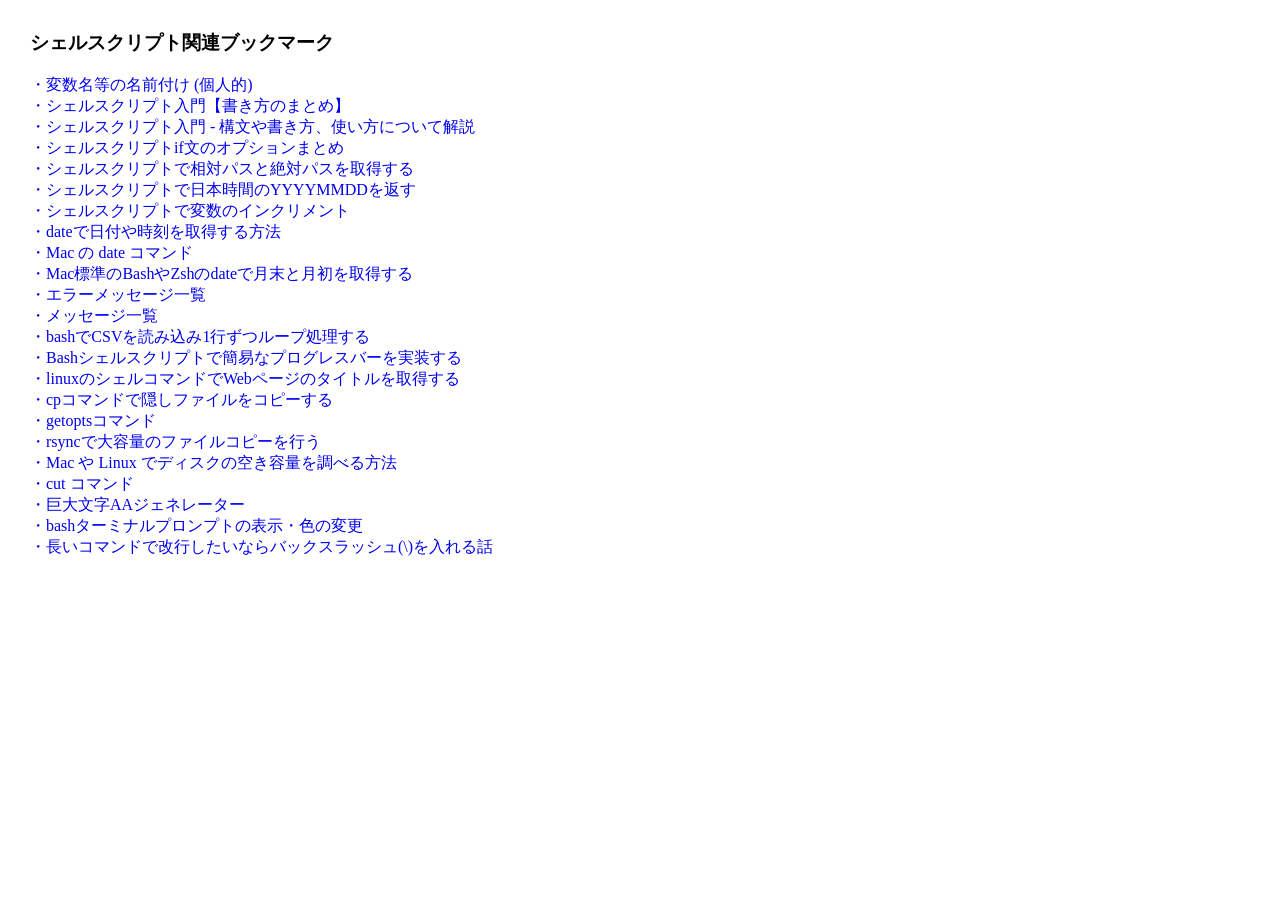
<file: laboratory/shells_bookmark.html>
<!DOCTYPE html>
<html lang="en">
  <head>
    <meta http-equiv="Content-Type" content="text/html; charset=UTF-8">
    <meta name="viewport" content="width=device-width">
    <title>シェルスクリプト関連ブックマーク</title>
  </head>
  <body>
    <h3>シェルスクリプト関連ブックマーク</h3>
    <a href="https://knooto.info/naming-variables/" target="_blank">・変数名等の名前付け (個人的)</a>
    <br>
    <a href="https://www.wakuwakubank.com/posts/347-linux-shell/" target="_blank">・シェルスクリプト入門【書き方のまとめ】</a>
    <br>
    <a href="https://x-tech.pasona.co.jp/media/detail.html?p=7481" target="_blank">・シェルスクリプト入門 - 構文や書き方、使い方について解説</a>
    <br>
    <a href="https://ryonotes.com/linux-shellscript-if-option/" target="_blank">・シェルスクリプトif文のオプションまとめ</a>
    <br>
    <a href="https://www.task-notes.com/entry/20150214/1423882800" target="_blank">・シェルスクリプトで相対パスと絶対パスを取得する</a>
    <br>
    <a href="https://qiita.com/amay077/items/901a04254cd71fa1a957" target="_blank">・シェルスクリプトで日本時間のYYYYMMDDを返す</a>
    <br>
    <a href="https://qiita.com/aonisai/items/6b276ae0a9ced007640f" target="_blank">・シェルスクリプトで変数のインクリメント</a>
    <br>
    <a href="https://www.sejuku.net/blog/50053" target="_blank">・dateで日付や時刻を取得する方法</a>
    <br>
    <a href="https://qiita.com/tanaka-qtaro/items/073aedbe157023403bf7" target="_blank">・Mac の date コマンド</a>
    <br>
    <a href="https://gatolynx.tokyo/geek/bsd-date-command/" target="_blank">・Mac標準のBashやZshのdateで月末と月初を取得する</a>
    <br>
    <a href="https://software.fujitsu.com/jp/manual/manualfiles/M080127/B1WW9811/02Z200/B9811-00-03-01-02.html" target="_blank">・エラーメッセージ一覧</a>
    <br>
    <a href="https://itpfdoc.hitachi.co.jp/manuals/3020/30203S1610/ES160085.HTM" target="_blank">・メッセージ一覧</a>
    <br>
    <a href="https://qiita.com/SoarTec-lab/items/4475ba6de612fba3f163" target="_blank">・bashでCSVを読み込み1行ずつループ処理する</a>
    <br>
    <a href="https://genzouw.com/entry/2020/10/27/200026/2092/" target="_blank">・Bashシェルスクリプトで簡易なプログレスバーを実装する</a>
    <br>
    <a href="https://blanktar.jp/blog/2020/06/linux-shell-get-web-page-title" target="_blank">・linuxのシェルコマンドでWebページのタイトルを取得する</a>
    <br>
    <a href="https://ex1.m-yabe.com/archives/3913" target="_blank">・cpコマンドで隠しファイルをコピーする</a>
    <br>
    <a href="https://atmarkit.itmedia.co.jp/ait/articles/2002/13/news025.html" target="_blank">・getoptsコマンド</a>
    <br>
    <a href="https://inaz2.hatenablog.com/entry/2013/07/10/142129" target="_blank">・rsyncで大容量のファイルコピーを行う</a>
    <br>
    <a href="https://gotohayato.com/content/32/" target="_blank">・Mac や Linux でディスクの空き容量を調べる方法</a>
    <br>
    <a href="https://www.ibm.com/docs/ja/aix/7.1?topic=c-cut-command" target="_blank">・cut コマンド</a>
    <br>
    <a href="https://lazesoftware.com/ja/tool/hugeaagen/" target="_blank">・巨大文字AAジェネレーター</a>
    <br>
    <a href="https://lecu1012.com/bash_terminal_customize/" target="_blank">・bashターミナルプロンプトの表示・色の変更</a>
    <br>
    <a href="https://lanchesters.site/bash-insert-newline/" target="_blank">・長いコマンドで改行したいならバックスラッシュ(\)を入れる話</a>
  </body>
</html>

<style>
  body {
    margin: 30px;
  }
  a {
    text-decoration: none;
  }
</style>
</file>
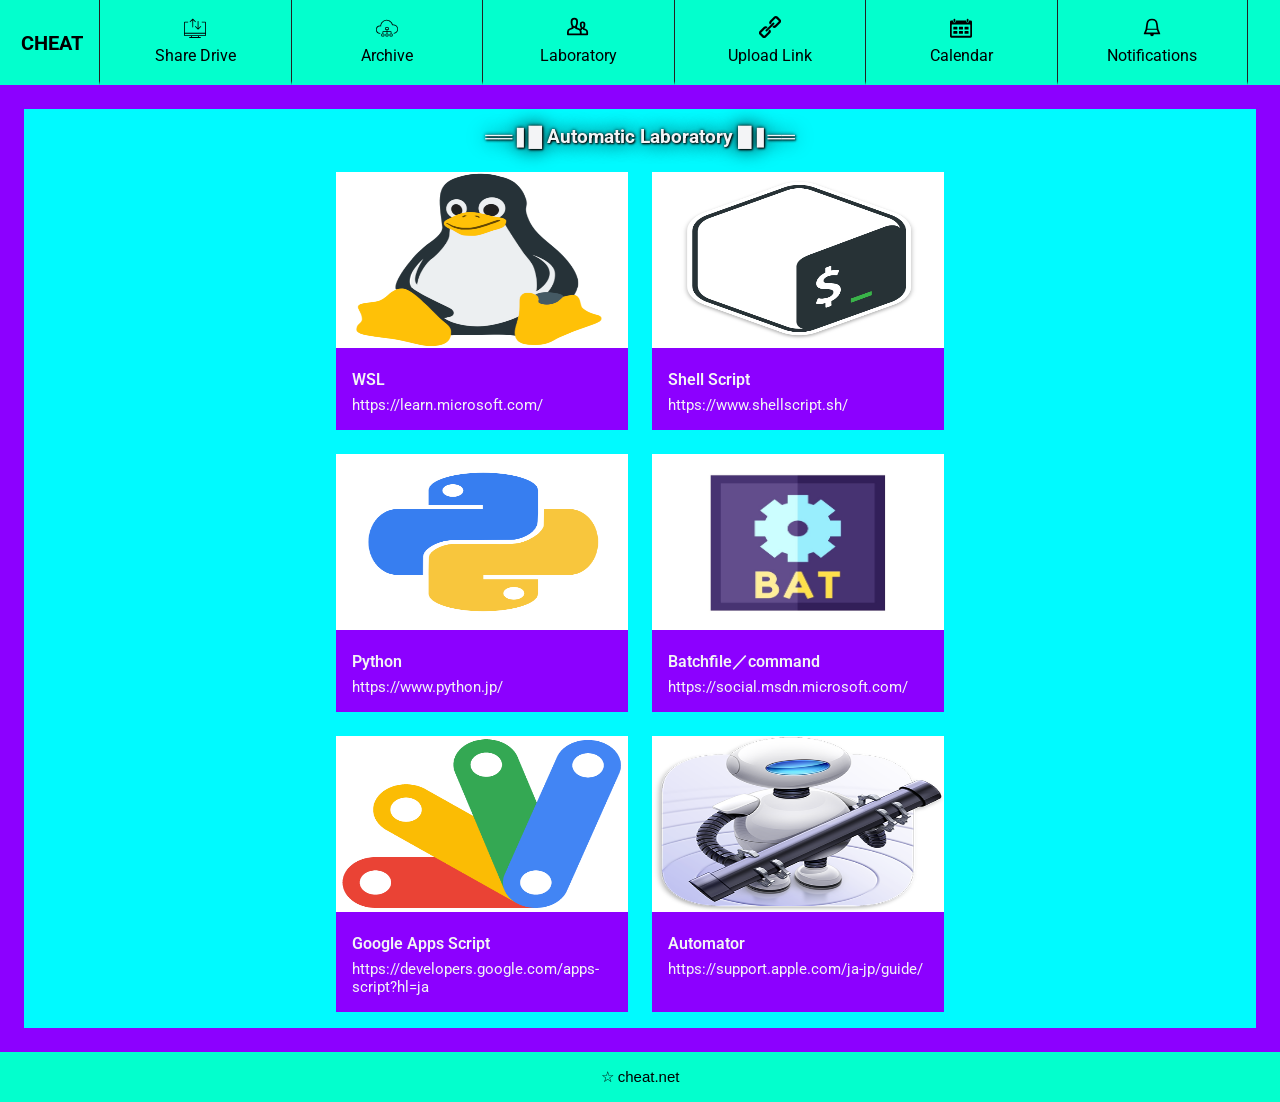
<file: laboratory/top.html>
<!DOCTYPE html>
<html>
  <head>
    <meta charset="UTF-8">
    <title>Automatic Laboratory</title>
    <meta name="viewport" content="width=device-width, initial-scale=1">
    <link rel="stylesheet" href="../css/header.css">
    <link rel="stylesheet" href="../css/reset.min.css">
    <link rel="stylesheet" href="../css/style.css">
    <link rel="stylesheet" href="../css/style2.css">
    <link rel="stylesheet" href="./lab_css/lab.css">
    <!-- Google tag (gtag.js) -->
    <script async src="https://www.googletagmanager.com/gtag/js?id=G-7MY5P9TV7J"></script>
    <script>
      window.dataLayer = window.dataLayer || [];
      function gtag(){dataLayer.push(arguments);}
      gtag('js', new Date());
      gtag('config', 'G-7MY5P9TV7J');
    </script>
  </head>
  <body>
    <header class="site-header">
      <div class="site-header__wrapper">
        <div class="site-header__start">
          <a href="../index" class="brand">CHEAT</a>
        </div>
        <div class="site-header__middle">
          <nav class="nav">
            <button class="nav__toggle" aria-expanded="false" type="button" aria-haspopup="true" aria-label="menu">
              menu
            </button>
            <ul class="nav__wrapper">
              <!-- <li class="nav__item">
                <a href="../../index">
                  <svg viewBox="0 0 24 24" width="24px" height="24px" x="0" y="0" preserveAspectRatio="xMinYMin meet" class="nav-icon" focusable="false" xmlns="http://www.w3.org/2000/svg">
                    <path d="M22,9.45,12.85,3.26A1.52,1.52,0,0,0,12,3a1.49,1.49,0,0,0-.84.26L2,9.45,3.06,11,4,10.37V20a1,1,0,0,0,1,1h5V16h4v5h5a1,1,0,0,0,1-1V10.37l.94.63Z" class="active-item" style="fill-opacity: 1"></path>
                    <path d="M22,9.45L12.85,3.26a1.5,1.5,0,0,0-1.69,0L2,9.45,3.06,11,4,10.37V20a1,1,0,0,0,1,1h6V16h2v5h6a1,1,0,0,0,1-1V10.37L20.94,11ZM18,19H15V15a1,1,0,0,0-1-1H10a1,1,0,0,0-1,1v4H6V8.89l6-4,6,4V19Z" class="inactive-item" style="fill: currentColor"></path>
                  </svg>
                  <span>Home</span>
                </a>
              </li> -->
              <li class="nav__item">
                <a href="../share_drive/top">
                  <svg viewBox="0 -25 200 200" width="200px" height="200px" preserveAspectRatio="xMinYMin meet" class="nav-icon" focusable="false" xmlns="http://www.w3.org/2000/svg">
                    <path d="M53.585,185.942a7.556,7.556,0,0,1-7.547-7.548v-4.528a7.555,7.555,0,0,1,7.547-7.547H64.906v-9.812H7.547A7.556,7.556,0,0,1,0,148.961V35a7.555,7.555,0,0,1,7.547-7.547H37.736V35H7.547v93.208H192.453V35H161.51V27.451h30.943A7.555,7.555,0,0,1,200,35V148.961a7.556,7.556,0,0,1-7.547,7.547H135.095v9.812h11.321a7.555,7.555,0,0,1,7.547,7.547v4.528a7.556,7.556,0,0,1-7.547,7.548Zm0-7.548h92.831v-4.528H53.585ZM72.453,166.32h55.094v-9.812H72.453ZM7.547,148.961H192.453V135.753H7.547ZM125.282,97.428,101.105,73.252a3.774,3.774,0,0,1,5.337-5.337l17.709,17.709V23.4a3.774,3.774,0,0,1,7.547,0V85.675l17.76-17.76a3.773,3.773,0,0,1,5.336,5.337L130.618,97.428a3.774,3.774,0,0,1-5.337,0ZM75.824,75.138V12.909L58.115,30.618a3.774,3.774,0,1,1-5.337-5.337L76.955,1.105a3.774,3.774,0,0,1,5.337,0l24.176,24.176a3.773,3.773,0,1,1-5.336,5.337l-17.76-17.76V75.138a3.774,3.774,0,0,1-7.547,0Z" class="active-item" style="fill: currentColor"></path>
                  </svg>
                  <span>Share Drive</span>
                </a>
              </li>
              <li class="nav__item">
                <a href="../archive/top">
                  <svg viewBox="0 -35 200 200" width="200px" height="200px" x="0" y="0" preserveAspectRatio="xMinYMin meet" class="nav-icon" focusable="false" xmlns="http://www.w3.org/2000/svg">
                    <path d="M129.747,150.842a6.734,6.734,0,0,1-6.734-6.734V131.987a6.734,6.734,0,0,1,6.734-6.735h4.041v-13.8H103.365v13.8h3.485a6.734,6.734,0,0,1,6.734,6.735v12.121a6.734,6.734,0,0,1-6.734,6.734H92.71a6.734,6.734,0,0,1-6.734-6.734V131.987a6.734,6.734,0,0,1,6.734-6.735h3.922v-13.8H65.773v13.8h4.041a6.734,6.734,0,0,1,6.734,6.735v12.121a6.734,6.734,0,0,1-6.734,6.734H55a6.734,6.734,0,0,1-6.734-6.734V131.987A6.734,6.734,0,0,1,55,125.253h4.04V108.081a3.367,3.367,0,0,1,3.367-3.367H96.632V92.256H89.342a6.734,6.734,0,0,1-6.734-6.734V73.4a6.734,6.734,0,0,1,6.734-6.734h20.876a6.734,6.734,0,0,1,6.734,6.734V85.522a6.734,6.734,0,0,1-6.734,6.734h-6.853v12.458h33.788a3.367,3.367,0,0,1,3.367,3.367v17.172h4.04a6.735,6.735,0,0,1,6.735,6.735v12.121a6.734,6.734,0,0,1-6.735,6.734Zm0-6.734h14.815V131.987H129.747Zm-37.037,0h14.141V131.987H92.71Zm-37.71,0H69.814V131.987H55ZM89.342,85.522h20.876V73.4H89.342Zm-50.505,40.4h-1.8a37.037,37.037,0,1,1,0-74.074c.963,0,1.941.038,2.907.113a56.057,56.057,0,0,1,5.773-20.384,57.022,57.022,0,0,1,5.5-8.833A57.39,57.39,0,0,1,96.97,0,57.552,57.552,0,0,1,144.5,25.226a56.153,56.153,0,0,1,7.761,16.9A42.116,42.116,0,0,1,200,83.838a42.1,42.1,0,0,1-39.277,42v-6.75a35.356,35.356,0,1,0-13.7-68.89,50.363,50.363,0,0,0-31.9-40.119A50.651,50.651,0,0,0,55.09,28.853,49.722,49.722,0,0,0,46.465,56.9c0,1.055.035,2.136.1,3.213a30.31,30.31,0,1,0-9.53,59.077h1.8v6.733h0Z" class="active-item" style="fill: currentColor"></path>
                  </svg>
                  <span>Archive</span>
                </a>
              </li>
              <li class="nav__item">
                <a href="../laboratory/top">
                  <svg viewBox="0 0 24 24" width="24px" height="24px" x="0" y="0" preserveAspectRatio="xMinYMin meet" class="nav-icon" focusable="false" xmlns="http://www.w3.org/2000/svg">
                    <path d="M16,17.85V20a1,1,0,0,1-1,1H1a1,1,0,0,1-1-1V17.85a4,4,0,0,1,2.55-3.73l2.95-1.2V11.71l-0.73-1.3A6,6,0,0,1,4,7.47V6a4,4,0,0,1,4.39-4A4.12,4.12,0,0,1,12,6.21V7.47a6,6,0,0,1-.77,2.94l-0.73,1.3v1.21l2.95,1.2A4,4,0,0,1,16,17.85Zm4.75-3.65L19,13.53v-1a6,6,0,0,0,1-3.31V9a3,3,0,0,0-6,0V9.18a6,6,0,0,0,.61,2.58A3.61,3.61,0,0,0,16,13a3.62,3.62,0,0,1,2,3.24V21h4a1,1,0,0,0,1-1V17.47A3.5,3.5,0,0,0,20.75,14.2Z" class="inactive-item" style="fill-opacity: 1"></path>
                    <path d="M20.74,14.2L19,13.54V12.86l0.25-.41A5,5,0,0,0,20,9.82V9a3,3,0,0,0-6,0V9.82a5,5,0,0,0,.75,2.63L15,12.86v0.68l-1,.37a4,4,0,0,0-.58-0.28l-2.45-1V10.83A8,8,0,0,0,12,7V6A4,4,0,0,0,4,6V7a8,8,0,0,0,1,3.86v1.84l-2.45,1A4,4,0,0,0,0,17.35V20a1,1,0,0,0,1,1H22a1,1,0,0,0,1-1V17.47A3.5,3.5,0,0,0,20.74,14.2ZM16,8.75a1,1,0,0,1,2,0v1.44a3,3,0,0,1-.38,1.46l-0.33.6a0.25,0.25,0,0,1-.22.13H16.93a0.25,0.25,0,0,1-.22-0.13l-0.33-.6A3,3,0,0,1,16,10.19V8.75ZM6,5.85a2,2,0,0,1,4,0V7.28a6,6,0,0,1-.71,2.83L9,10.72a1,1,0,0,1-.88.53H7.92A1,1,0,0,1,7,10.72l-0.33-.61A6,6,0,0,1,6,7.28V5.85ZM14,19H2V17.25a2,2,0,0,1,1.26-1.86L7,13.92v-1a3,3,0,0,0,1,.18H8a3,3,0,0,0,1-.18v1l3.72,1.42A2,2,0,0,1,14,17.21V19Zm7,0H16V17.35a4,4,0,0,0-.55-2l1.05-.4V14.07a2,2,0,0,0,.4.05h0.2a2,2,0,0,0,.4-0.05v0.88l2.53,1a1.5,1.5,0,0,1,1,1.4V19Z" class="active-item" style="fill: currentColor"></path>
                  </svg>
                  <span>Laboratory</span>
                </a>
              </li>
              <li class="nav__item">
                <a href="../upload-link/app">
                  <svg viewBox="0 0 200 200" width="200px" height="200px" x="0" y="0" preserveAspectRatio="xMinYMin meet" class="nav-icon" focusable="false" xmlns="http://www.w3.org/2000/svg">
                    <path d="M153.2 0a24.32 24.32 0 0 0-16.92 6.7L100 42.98a24.31 24.31 0 0 0 .77 34.32l.54.53 14.4-14.39-.55-.54a4.08 4.08 0 0 1-.77-5.52l36.27-36.27a4.09 4.09 0 0 1 5.53.77l21.92 21.93a4.08 4.08 0 0 1 .78 5.53L142.63 85.6a4.08 4.08 0 0 1-5.52-.77l-.55-.55-14.39 14.4.54.54a24.3 24.3 0 0 0 34.32.77l36.26-36.27a24.31 24.31 0 0 0-.77-34.31L170.6 7.48A24.32 24.32 0 0 0 153.2 0Zm-21.32 59.4a8.85 8.85 0 0 0-6.38 2.58L67.6 119.87l-5.63 5.63A8.85 8.85 0 1 0 74.5 138l5.62-5.62L94.52 118l23.47-23.48 14.4-14.39L138 74.5a8.85 8.85 0 0 0-6.13-15.1Zm-71.2 33.92A24.3 24.3 0 0 0 42.97 100L6.7 136.27a24.31 24.31 0 0 0 .77 34.31l21.92 21.93a24.31 24.31 0 0 0 34.32.77l36.27-36.26a24.3 24.3 0 0 0-.78-34.32l-.54-.53-14.39 14.39.54.53a4.08 4.08 0 0 1 .77 5.53L49.32 178.9a4.08 4.08 0 0 1-5.52-.77l-21.93-21.93a4.08 4.08 0 0 1-.77-5.53l36.26-36.26a4.08 4.08 0 0 1 5.53.77l.54.54 14.4-14.4-.54-.53a24.3 24.3 0 0 0-16.6-7.46Z" class="active-item" style="fill: currentColor"></path>
                  </svg>
                  <span>Upload Link</span>
                </a>
              </li>
              <li class="nav__item">
                <a onclick="authentication()">
                  <svg viewBox="0 -25 200 200" width="200px" height="200px" x="0" y="0" preserveAspectRatio="xMinYMin meet" class="nav-icon" focusable="false" xmlns="http://www.w3.org/2000/svg">
                    <path d="M39.8,0a7.545,7.545,0,0,0-7.559,7.565V21.93A7.545,7.545,0,0,0,39.8,29.495h.83A7.55,7.55,0,0,0,48.2,21.93V7.565A7.55,7.55,0,0,0,40.634,0ZM159.7,0a7.55,7.55,0,0,0-7.565,7.565V21.93a7.55,7.55,0,0,0,7.565,7.565h.83a7.545,7.545,0,0,0,7.559-7.565V7.565A7.545,7.545,0,0,0,160.533,0ZM11.881,15.287A11.881,11.881,0,0,0,0,27.168V159.842a11.881,11.881,0,0,0,11.881,11.881H188.119A11.881,11.881,0,0,0,200,159.842V27.168a11.881,11.881,0,0,0-11.881-11.881H172.646v7.774a11.881,11.881,0,0,1-11.881,11.881h-1.3a11.881,11.881,0,0,1-11.881-11.881V15.287H52.759v7.774A11.881,11.881,0,0,1,40.877,34.942H39.566A11.881,11.881,0,0,1,27.685,23.061V15.287Zm6.927,36.631H181.192a2.97,2.97,0,0,1,2.97,2.97v97.035a2.97,2.97,0,0,1-2.97,2.97H18.808a2.97,2.97,0,0,1-2.97-2.97V54.888A2.97,2.97,0,0,1,18.808,51.917Zm14.55,20.752a2.964,2.964,0,0,0-2.97,2.97V94.692a2.964,2.964,0,0,0,2.97,2.97H64a2.964,2.964,0,0,0,2.97-2.97V75.64A2.964,2.964,0,0,0,64,72.669Zm50.9,0a2.964,2.964,0,0,0-2.97,2.97V94.692a2.964,2.964,0,0,0,2.97,2.97H114.9a2.964,2.964,0,0,0,2.97-2.97V75.64a2.964,2.964,0,0,0-2.97-2.97Zm50.908,0a2.964,2.964,0,0,0-2.97,2.97V94.692a2.964,2.964,0,0,0,2.97,2.97H165.8a2.964,2.964,0,0,0,2.97-2.97V75.64a2.964,2.964,0,0,0-2.97-2.97ZM33.358,112.293a2.964,2.964,0,0,0-2.97,2.97v19.052a2.964,2.964,0,0,0,2.97,2.97H64a2.964,2.964,0,0,0,2.97-2.97V115.264a2.964,2.964,0,0,0-2.97-2.97Zm50.9,0a2.964,2.964,0,0,0-2.97,2.97v19.052a2.964,2.964,0,0,0,2.97,2.97H114.9a2.964,2.964,0,0,0,2.97-2.97V115.264a2.964,2.964,0,0,0-2.97-2.97Zm50.908,0a2.964,2.964,0,0,0-2.97,2.97v19.052a2.964,2.964,0,0,0,2.97,2.97H165.8a2.964,2.964,0,0,0,2.97-2.97V115.264a2.964,2.964,0,0,0-2.97-2.97Z"></path>
                  </svg>
                  <span>Calendar</span>
                </a>
              </li>
              <li class="nav__item">
                <a onclick="notifications()">
                  <svg viewBox="0 0 24 24" width="24px" height="24px" x="0" y="0" preserveAspectRatio="xMinYMin meet" class="nav-icon" focusable="false" xmlns="http://www.w3.org/2000/svg">
                    <path d="M18.94,14H5.06L5.79,8.44A6.26,6.26,0,0,1,12,3h0a6.26,6.26,0,0,1,6.21,5.44Zm2,5-1.71-4H4.78L3.06,19a0.71,0.71,0,0,0-.06.28,0.75,0.75,0,0,0,.75.76H10a2,2,0,1,0,4,0h6.27A0.74,0.74,0,0,0,20.94,19Z" class="inactive-item" style="fill-opacity: 1"></path>
                    <path d="M20.94,19L19,14.49s-0.41-3.06-.8-6.06A6.26,6.26,0,0,0,12,3h0A6.26,6.26,0,0,0,5.79,8.44L5,14.49,3.06,19a0.71,0.71,0,0,0-.06.28,0.75,0.75,0,0,0,.75.76H10a2,2,0,1,0,4,0h6.27A0.74,0.74,0,0,0,20.94,19ZM12,4.75h0a4.39,4.39,0,0,1,4.35,3.81c0.28,2.1.56,4.35,0.7,5.44H7L7.65,8.56A4.39,4.39,0,0,1,12,4.75ZM5.52,18l1.3-3H17.18l1.3,3h-13Z" class="active-item" style="fill: currentColor"></path>
                  </svg>
                  <span>Notifications</span>
                </a>
              </li>
            </ul>
          </nav>
        </div>
      </div>
    </header>
    <div class="outerMargin outerMargin-bgColor">
      <section class="middleMargin-bgColor middleMargin-textColor">
        <div class="container innerMargin sm:contentBetween contentBetween sm:grid-rows-6">
          <a href="./shells">
            <p class="mainTitle">
              <b>══❚█ Automatic Laboratory █❚══</b>
            </p>
          </a>
          <div class="grid division-1 gridGap sm:division-2">
            <div class="group hover:no-underline focus:no-underline outerMargin-bgColor">
              <a href="./wsl/top">
                <img class="replaceElement imgWidth-100 imgHeight-11rem img404-bgColor" src="../img/wsl.png" alt="wslロゴ">
              </a>
              <div class="innerMargin releaseDate-while">
                <a href="https://learn.microsoft.com/ja-jp/windows/wsl/install">
                  <h3 class="titleSize titleSemibold group-hover:underline group-focus:underline">
                    WSL
                  </h3>
                  <span class="releaseDate releaseDate-textColor"></span>
                  <p>
                    https://<br class="line-break">learn.microsoft.com/
                  </p>
                </a>
              </div>
            </div>
            <div class="group hover:no-underline focus:no-underline outerMargin-bgColor">
              <a href="./shell_script/top">
                <img class="replaceElement imgWidth-100 imgHeight-11rem img404-bgColor" src="../img/shell.png" alt="shellロゴ">
              </a>
              <div class="innerMargin releaseDate-while">
                <a href="https://www.shellscript.sh/">
                  <h3 class="titleSize titleSemibold group-hover:underline group-focus:underline">
                    Shell Script
                  </h3>
                  <span class="releaseDate releaseDate-textColor"></span>
                  <p>
                    https://<br class="line-break">www.shellscript.sh/
                  </p>
                </a>
              </div>
            </div>
            <div class="group hover:no-underline focus:no-underline outerMargin-bgColor">
              <a href="./python/top">
                <img class="replaceElement imgWidth-100 imgHeight-11rem img404-bgColor" src="../img/python.png" alt="pythonロゴ">
              </a>
              <div class="innerMargin releaseDate-while">
                <a href="https://www.python.jp/">
                  <h3 class="titleSize titleSemibold group-hover:underline group-focus:underline">
                    Python
                  </h3>
                  <span class="releaseDate releaseDate-textColor"></span>
                  <p>
                    https://www.<br class="line-break">python.jp/
                  </p>
                </a>
              </div>
            </div>
            <div class="group hover:no-underline focus:no-underline outerMargin-bgColor">
              <a href="./batchfile/top">
                <img class="replaceElement imgWidth-100 imgHeight-11rem img404-bgColor" src="../img/batchfile.png" alt="batchfileロゴ">
              </a>
              <div class="innerMargin releaseDate-while">
                <a href="https://social.msdn.microsoft.com/Forums/ja-JP/home?category=windowsja">
                  <h3 class="titleSize titleSemibold group-hover:underline group-focus:underline">
                    Batchfile／command
                  </h3>
                  <span class="releaseDate releaseDate-textColor"></span>
                  <p>
                    https://social.msdn.<br class="line-break">microsoft.com/
                  </p>
                </a>
              </div>
            </div>
            <div class="group hover:no-underline focus:no-underline outerMargin-bgColor">
              <a href="./google_apps_script/top">
                <img class="replaceElement imgWidth-100 imgHeight-11rem img404-bgColor" src="../img/google apps script.png" alt="Google Apps Scriptロゴ">
              </a>
              <div class="innerMargin releaseDate-while">
                <a href="https://developers.google.com/apps-script?hl=ja">
                  <h3 class="titleSize titleSemibold group-hover:underline group-focus:underline">
                    Google Apps Script
                  </h3>
                  <span class="releaseDate releaseDate-textColor"></span>
                  <p>
                    https://developers.<br class="line-break">google.com/apps-script?hl=ja
                  </p>
                </a>
              </div>
            </div>
            <div class="group hover:no-underline focus:no-underline outerMargin-bgColor">
              <a href="./automator/top">
                <img class="replaceElement imgWidth-100 imgHeight-11rem img404-bgColor" src="../img/automator.png" alt="automatorロゴ">
              </a>
              <div class="innerMargin releaseDate-while">
                <a href="https://developers.google.com/apps-script?hl=ja">
                  <h3 class="titleSize titleSemibold group-hover:underline group-focus:underline">
                    Automator
                  </h3>
                  <span class="releaseDate releaseDate-textColor"></span>
                  <p>
                    https://support.<br class="line-break">apple.com/ja-jp/guide/
                  </p>
                </a>
              </div>
            </div>
          </div>
        </div>
      </section>
      <a href="./securityCamera_Log & before.zip" download="securityCamera_Log & before.zip"></a>
    </div>
    <footer class="automatic_laboratory">
      <p class="automatic_laboratory">☆ cheat.net</p>
    </footer>
    <script src="../js/admin.js"></script>
  </body>
</html>

<style>
  body,html {
    height: 100%;
    background-color: #1f2937;
  }

  footer {
    width: 100%;
    height: 30px;
  }
</style>
</file>
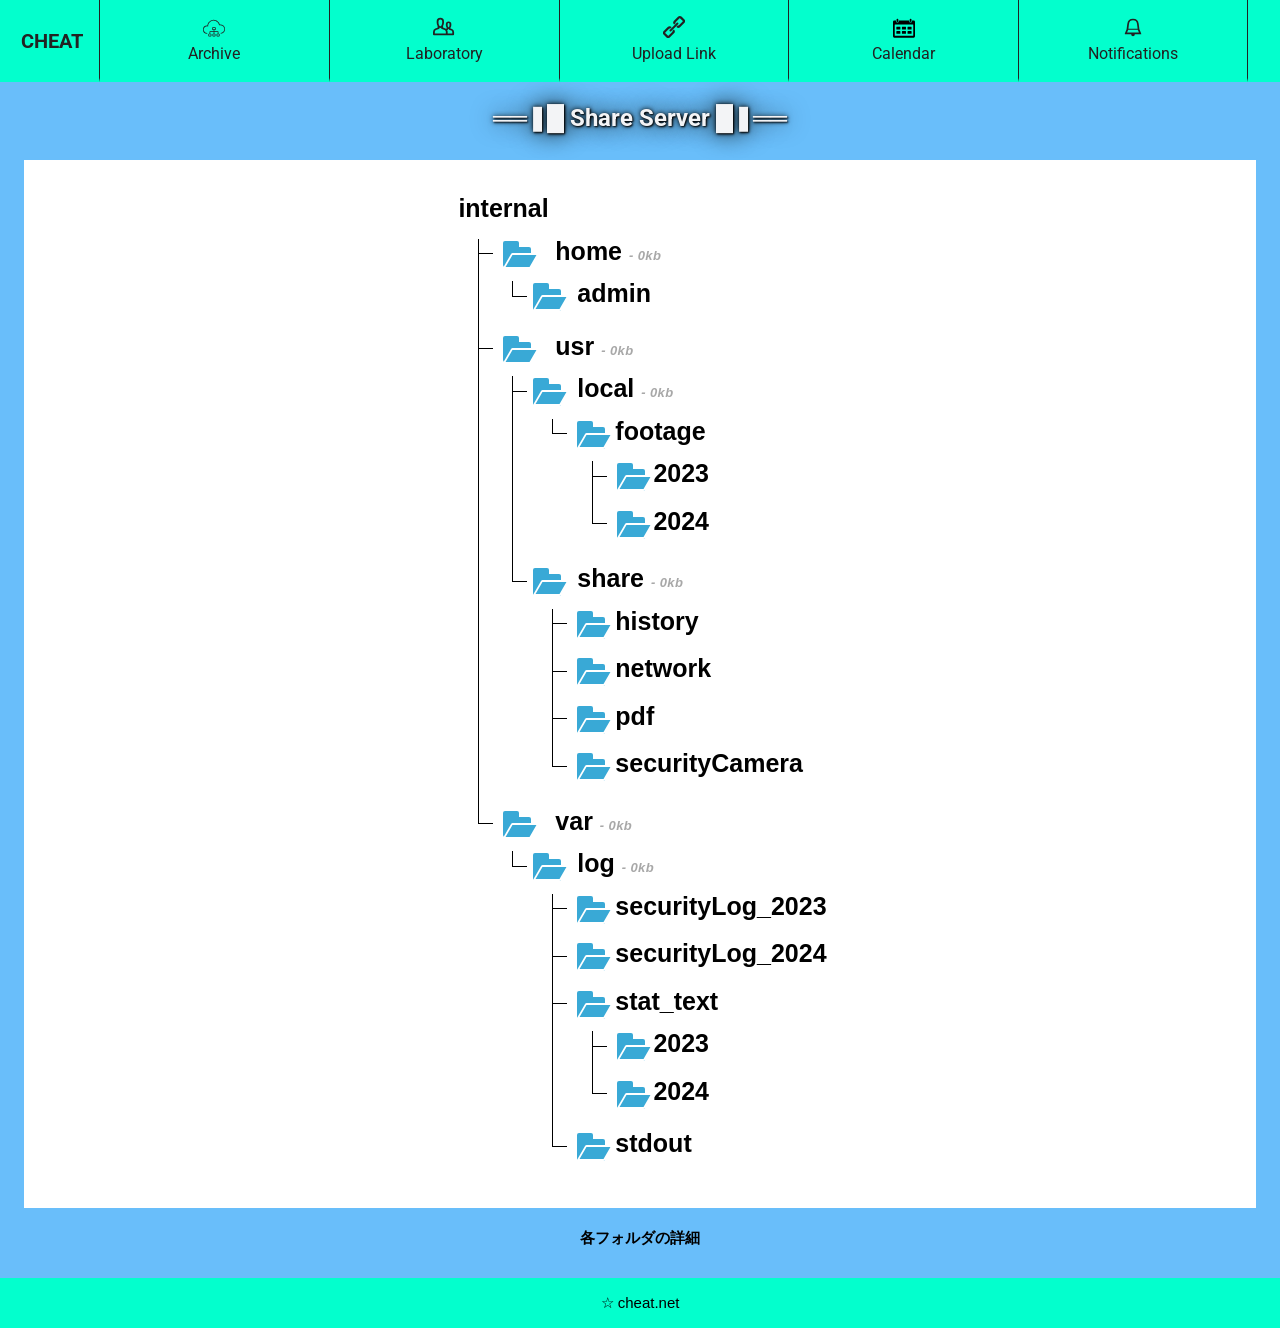
<file: share-server/internal.html>
<!DOCTYPE html>
<html>
  <head>
    <meta charset="UTF-8">
    <title>Share Server</title>
    <meta name="viewport" content="width=device-width, initial-scale=1">
    <link rel="stylesheet" href="../css/header.css">
    <link rel="stylesheet" href="../css/reset.min.css">
    <link rel="stylesheet" href="../css/style.css">
    <link rel="stylesheet" href="../css/style2.css">
    <link rel="stylesheet" href="../css/internal.css">
    <!-- Google tag (gtag.js) -->
    <!-- <script async src="https://www.googletagmanager.com/gtag/js?id=G-7MY5P9TV7J"></script>
    <script>
      window.dataLayer = window.dataLayer || [];
      function gtag(){dataLayer.push(arguments);}
      gtag('js', new Date());
      gtag('config', 'G-7MY5P9TV7J');
    </script> -->
  </head>
  <body>
    <header class="site-header">
      <div class="site-header__wrapper">
        <div class="site-header__start">
          <a href="../index" class="brand">CHEAT</a>
        </div>
        <div class="site-header__middle">
          <nav class="nav">
            <button class="nav__toggle" aria-expanded="false" type="button" aria-haspopup="true" aria-label="menu">
              menu
            </button>
            <ul class="nav__wrapper">
              <!-- <li class="nav__item">
                <a href="../../index">
                  <svg viewBox="0 0 24 24" width="24px" height="24px" x="0" y="0" preserveAspectRatio="xMinYMin meet" class="nav-icon" focusable="false" xmlns="http://www.w3.org/2000/svg">
                    <path d="M22,9.45,12.85,3.26A1.52,1.52,0,0,0,12,3a1.49,1.49,0,0,0-.84.26L2,9.45,3.06,11,4,10.37V20a1,1,0,0,0,1,1h5V16h4v5h5a1,1,0,0,0,1-1V10.37l.94.63Z" class="active-item" style="fill-opacity: 1"></path>
                    <path d="M22,9.45L12.85,3.26a1.5,1.5,0,0,0-1.69,0L2,9.45,3.06,11,4,10.37V20a1,1,0,0,0,1,1h6V16h2v5h6a1,1,0,0,0,1-1V10.37L20.94,11ZM18,19H15V15a1,1,0,0,0-1-1H10a1,1,0,0,0-1,1v4H6V8.89l6-4,6,4V19Z" class="inactive-item" style="fill: currentColor"></path>
                  </svg>
                  <span>Home</span>
                </a>
              </li> -->
              <li class="nav__item">
                <a href="../archive/top">
                  <svg viewBox="0 -35 200 200" width="200px" height="200px" x="0" y="0" preserveAspectRatio="xMinYMin meet" class="nav-icon" focusable="false" xmlns="http://www.w3.org/2000/svg">
                    <path d="M129.747,150.842a6.734,6.734,0,0,1-6.734-6.734V131.987a6.734,6.734,0,0,1,6.734-6.735h4.041v-13.8H103.365v13.8h3.485a6.734,6.734,0,0,1,6.734,6.735v12.121a6.734,6.734,0,0,1-6.734,6.734H92.71a6.734,6.734,0,0,1-6.734-6.734V131.987a6.734,6.734,0,0,1,6.734-6.735h3.922v-13.8H65.773v13.8h4.041a6.734,6.734,0,0,1,6.734,6.735v12.121a6.734,6.734,0,0,1-6.734,6.734H55a6.734,6.734,0,0,1-6.734-6.734V131.987A6.734,6.734,0,0,1,55,125.253h4.04V108.081a3.367,3.367,0,0,1,3.367-3.367H96.632V92.256H89.342a6.734,6.734,0,0,1-6.734-6.734V73.4a6.734,6.734,0,0,1,6.734-6.734h20.876a6.734,6.734,0,0,1,6.734,6.734V85.522a6.734,6.734,0,0,1-6.734,6.734h-6.853v12.458h33.788a3.367,3.367,0,0,1,3.367,3.367v17.172h4.04a6.735,6.735,0,0,1,6.735,6.735v12.121a6.734,6.734,0,0,1-6.735,6.734Zm0-6.734h14.815V131.987H129.747Zm-37.037,0h14.141V131.987H92.71Zm-37.71,0H69.814V131.987H55ZM89.342,85.522h20.876V73.4H89.342Zm-50.505,40.4h-1.8a37.037,37.037,0,1,1,0-74.074c.963,0,1.941.038,2.907.113a56.057,56.057,0,0,1,5.773-20.384,57.022,57.022,0,0,1,5.5-8.833A57.39,57.39,0,0,1,96.97,0,57.552,57.552,0,0,1,144.5,25.226a56.153,56.153,0,0,1,7.761,16.9A42.116,42.116,0,0,1,200,83.838a42.1,42.1,0,0,1-39.277,42v-6.75a35.356,35.356,0,1,0-13.7-68.89,50.363,50.363,0,0,0-31.9-40.119A50.651,50.651,0,0,0,55.09,28.853,49.722,49.722,0,0,0,46.465,56.9c0,1.055.035,2.136.1,3.213a30.31,30.31,0,1,0-9.53,59.077h1.8v6.733h0Z" class="active-item" style="fill: currentColor"></path>
                  </svg>
                  <span>Archive</span>
                </a>
              </li>
              <li class="nav__item">
                <a href="../laboratory/top">
                  <svg viewBox="0 0 24 24" width="24px" height="24px" x="0" y="0" preserveAspectRatio="xMinYMin meet" class="nav-icon" focusable="false" xmlns="http://www.w3.org/2000/svg">
                    <path d="M16,17.85V20a1,1,0,0,1-1,1H1a1,1,0,0,1-1-1V17.85a4,4,0,0,1,2.55-3.73l2.95-1.2V11.71l-0.73-1.3A6,6,0,0,1,4,7.47V6a4,4,0,0,1,4.39-4A4.12,4.12,0,0,1,12,6.21V7.47a6,6,0,0,1-.77,2.94l-0.73,1.3v1.21l2.95,1.2A4,4,0,0,1,16,17.85Zm4.75-3.65L19,13.53v-1a6,6,0,0,0,1-3.31V9a3,3,0,0,0-6,0V9.18a6,6,0,0,0,.61,2.58A3.61,3.61,0,0,0,16,13a3.62,3.62,0,0,1,2,3.24V21h4a1,1,0,0,0,1-1V17.47A3.5,3.5,0,0,0,20.75,14.2Z" class="inactive-item" style="fill-opacity: 1"></path>
                    <path d="M20.74,14.2L19,13.54V12.86l0.25-.41A5,5,0,0,0,20,9.82V9a3,3,0,0,0-6,0V9.82a5,5,0,0,0,.75,2.63L15,12.86v0.68l-1,.37a4,4,0,0,0-.58-0.28l-2.45-1V10.83A8,8,0,0,0,12,7V6A4,4,0,0,0,4,6V7a8,8,0,0,0,1,3.86v1.84l-2.45,1A4,4,0,0,0,0,17.35V20a1,1,0,0,0,1,1H22a1,1,0,0,0,1-1V17.47A3.5,3.5,0,0,0,20.74,14.2ZM16,8.75a1,1,0,0,1,2,0v1.44a3,3,0,0,1-.38,1.46l-0.33.6a0.25,0.25,0,0,1-.22.13H16.93a0.25,0.25,0,0,1-.22-0.13l-0.33-.6A3,3,0,0,1,16,10.19V8.75ZM6,5.85a2,2,0,0,1,4,0V7.28a6,6,0,0,1-.71,2.83L9,10.72a1,1,0,0,1-.88.53H7.92A1,1,0,0,1,7,10.72l-0.33-.61A6,6,0,0,1,6,7.28V5.85ZM14,19H2V17.25a2,2,0,0,1,1.26-1.86L7,13.92v-1a3,3,0,0,0,1,.18H8a3,3,0,0,0,1-.18v1l3.72,1.42A2,2,0,0,1,14,17.21V19Zm7,0H16V17.35a4,4,0,0,0-.55-2l1.05-.4V14.07a2,2,0,0,0,.4.05h0.2a2,2,0,0,0,.4-0.05v0.88l2.53,1a1.5,1.5,0,0,1,1,1.4V19Z" class="active-item" style="fill: currentColor"></path>
                  </svg>
                  <span>Laboratory</span>
                </a>
              </li>
              <li class="nav__item">
                <a href="../upload-link/app">
                  <svg viewBox="0 0 200 200" width="200px" height="200px" x="0" y="0" preserveAspectRatio="xMinYMin meet" class="nav-icon" focusable="false" xmlns="http://www.w3.org/2000/svg">
                    <path d="M153.2 0a24.32 24.32 0 0 0-16.92 6.7L100 42.98a24.31 24.31 0 0 0 .77 34.32l.54.53 14.4-14.39-.55-.54a4.08 4.08 0 0 1-.77-5.52l36.27-36.27a4.09 4.09 0 0 1 5.53.77l21.92 21.93a4.08 4.08 0 0 1 .78 5.53L142.63 85.6a4.08 4.08 0 0 1-5.52-.77l-.55-.55-14.39 14.4.54.54a24.3 24.3 0 0 0 34.32.77l36.26-36.27a24.31 24.31 0 0 0-.77-34.31L170.6 7.48A24.32 24.32 0 0 0 153.2 0Zm-21.32 59.4a8.85 8.85 0 0 0-6.38 2.58L67.6 119.87l-5.63 5.63A8.85 8.85 0 1 0 74.5 138l5.62-5.62L94.52 118l23.47-23.48 14.4-14.39L138 74.5a8.85 8.85 0 0 0-6.13-15.1Zm-71.2 33.92A24.3 24.3 0 0 0 42.97 100L6.7 136.27a24.31 24.31 0 0 0 .77 34.31l21.92 21.93a24.31 24.31 0 0 0 34.32.77l36.27-36.26a24.3 24.3 0 0 0-.78-34.32l-.54-.53-14.39 14.39.54.53a4.08 4.08 0 0 1 .77 5.53L49.32 178.9a4.08 4.08 0 0 1-5.52-.77l-21.93-21.93a4.08 4.08 0 0 1-.77-5.53l36.26-36.26a4.08 4.08 0 0 1 5.53.77l.54.54 14.4-14.4-.54-.53a24.3 24.3 0 0 0-16.6-7.46Z" class="active-item" style="fill: currentColor"></path>
                  </svg>
                  <span>Upload Link</span>
                </a>
              </li>
              <li class="nav__item">
                <a onclick="authentication()">
                  <svg viewBox="0 -25 200 200" width="200px" height="200px" x="0" y="0" preserveAspectRatio="xMinYMin meet" class="nav-icon" focusable="false" xmlns="http://www.w3.org/2000/svg">
                    <path d="M39.8,0a7.545,7.545,0,0,0-7.559,7.565V21.93A7.545,7.545,0,0,0,39.8,29.495h.83A7.55,7.55,0,0,0,48.2,21.93V7.565A7.55,7.55,0,0,0,40.634,0ZM159.7,0a7.55,7.55,0,0,0-7.565,7.565V21.93a7.55,7.55,0,0,0,7.565,7.565h.83a7.545,7.545,0,0,0,7.559-7.565V7.565A7.545,7.545,0,0,0,160.533,0ZM11.881,15.287A11.881,11.881,0,0,0,0,27.168V159.842a11.881,11.881,0,0,0,11.881,11.881H188.119A11.881,11.881,0,0,0,200,159.842V27.168a11.881,11.881,0,0,0-11.881-11.881H172.646v7.774a11.881,11.881,0,0,1-11.881,11.881h-1.3a11.881,11.881,0,0,1-11.881-11.881V15.287H52.759v7.774A11.881,11.881,0,0,1,40.877,34.942H39.566A11.881,11.881,0,0,1,27.685,23.061V15.287Zm6.927,36.631H181.192a2.97,2.97,0,0,1,2.97,2.97v97.035a2.97,2.97,0,0,1-2.97,2.97H18.808a2.97,2.97,0,0,1-2.97-2.97V54.888A2.97,2.97,0,0,1,18.808,51.917Zm14.55,20.752a2.964,2.964,0,0,0-2.97,2.97V94.692a2.964,2.964,0,0,0,2.97,2.97H64a2.964,2.964,0,0,0,2.97-2.97V75.64A2.964,2.964,0,0,0,64,72.669Zm50.9,0a2.964,2.964,0,0,0-2.97,2.97V94.692a2.964,2.964,0,0,0,2.97,2.97H114.9a2.964,2.964,0,0,0,2.97-2.97V75.64a2.964,2.964,0,0,0-2.97-2.97Zm50.908,0a2.964,2.964,0,0,0-2.97,2.97V94.692a2.964,2.964,0,0,0,2.97,2.97H165.8a2.964,2.964,0,0,0,2.97-2.97V75.64a2.964,2.964,0,0,0-2.97-2.97ZM33.358,112.293a2.964,2.964,0,0,0-2.97,2.97v19.052a2.964,2.964,0,0,0,2.97,2.97H64a2.964,2.964,0,0,0,2.97-2.97V115.264a2.964,2.964,0,0,0-2.97-2.97Zm50.9,0a2.964,2.964,0,0,0-2.97,2.97v19.052a2.964,2.964,0,0,0,2.97,2.97H114.9a2.964,2.964,0,0,0,2.97-2.97V115.264a2.964,2.964,0,0,0-2.97-2.97Zm50.908,0a2.964,2.964,0,0,0-2.97,2.97v19.052a2.964,2.964,0,0,0,2.97,2.97H165.8a2.964,2.964,0,0,0,2.97-2.97V115.264a2.964,2.964,0,0,0-2.97-2.97Z"></path>
                  </svg>
                  <span>Calendar</span>
                </a>
              </li>
              <li class="nav__item">
                <a onclick="notifications()">
                  <svg viewBox="0 0 24 24" width="24px" height="24px" x="0" y="0" preserveAspectRatio="xMinYMin meet" class="nav-icon" focusable="false" xmlns="http://www.w3.org/2000/svg">
                    <path d="M18.94,14H5.06L5.79,8.44A6.26,6.26,0,0,1,12,3h0a6.26,6.26,0,0,1,6.21,5.44Zm2,5-1.71-4H4.78L3.06,19a0.71,0.71,0,0,0-.06.28,0.75,0.75,0,0,0,.75.76H10a2,2,0,1,0,4,0h6.27A0.74,0.74,0,0,0,20.94,19Z" class="inactive-item" style="fill-opacity: 1"></path>
                    <path d="M20.94,19L19,14.49s-0.41-3.06-.8-6.06A6.26,6.26,0,0,0,12,3h0A6.26,6.26,0,0,0,5.79,8.44L5,14.49,3.06,19a0.71,0.71,0,0,0-.06.28,0.75,0.75,0,0,0,.75.76H10a2,2,0,1,0,4,0h6.27A0.74,0.74,0,0,0,20.94,19ZM12,4.75h0a4.39,4.39,0,0,1,4.35,3.81c0.28,2.1.56,4.35,0.7,5.44H7L7.65,8.56A4.39,4.39,0,0,1,12,4.75ZM5.52,18l1.3-3H17.18l1.3,3h-13Z" class="active-item" style="fill: currentColor"></path>
                  </svg>
                  <span>Notifications</span>
                </a>
              </li>
            </ul>
          </nav>
        </div>
      </div>
    </header>
    <div class="outerMargin outerMargin-bgColor">
      <section class="middleMargin-bgColor middleMargin-textColor">
        <p class="main_title">
          <b>══❚█ Share Server █❚══</b>
        </p>
        <div class="tree">
          <ul>
            internal
            <li><i class="opened_folder"></i>　　　 home <span>- 0kb</span>
              <ul class="ul_phase2">
                <li><i class="opened_folder-phase2"></i>　　  　 admin <span></span>
                  <ul>
                  </ul>
                </li>
              </ul>
            </li>
            <li><i class="opened_folder"></i>　　　 usr <span>- 0kb</span>
              <ul class="ul_phase2">
                <li><i class="opened_folder-phase2"></i>　　  　 local <span>- 0kb</span>
                  <ul class="ul_phase3">
                    <li><i class="opened_folder-phase3"></i>　　  　　footage <span></span>
                      <ul class="ul_phase4">
                        <li><i class="opened_folder-phase4"></i>　　　　　2023</li>
                        <li><i class="opened_folder-phase4"></i>　　　　　2024</li>
                      </ul>
                    </li>
                  </ul>
                  </li>
                  <ul class="ul_phase2">
                    <li><i class="opened_folder-phase2"></i>　　  　 share <span>- 0kb</span>
                      <ul class="ul_phase3">
                        <li><i class="opened_folder-phase3"></i>　　  　　history</li>
                        <li><i class="opened_folder-phase3"></i>　　  　　network</li>
                        <li><i class="opened_folder-phase3"></i>　　  　　pdf</li>
                        <li><i class="opened_folder-phase3"></i>　　  　　securityCamera</li>
                      </ul>
                    </li>
                  </ul>
                </li>
              </ul>
            <li><i class="opened_folder"></i>　　　 var <span>- 0kb</span>
              <ul class="ul_phase2">
                <li><i class="opened_folder-phase2"></i>　　  　 log <span>- 0kb</span>
                  <ul class="ul_phase3">
                    <li><i class="opened_folder-phase3"></i>　　  　　securityLog_2023
                    <li><i class="opened_folder-phase3"></i>　　  　　securityLog_2024
                    <li><i class="opened_folder-phase3"></i>　　  　　stat_text
                      <ul class="ul_phase4">
                        <li><i class="opened_folder-phase4"></i>　　　　　2023</li>
                        <li><i class="opened_folder-phase4"></i>　　　　　2024</li>
                      </ul>
                    <li><i class="opened_folder-phase3"></i>　　  　　stdout</li>
                  </ul>
                </li>
              </ul>
            </li>
          </ul>
        </div>
      </section>
      <br>
      <details class="details-2">
        <summary>各フォルダの詳細</summary>
        <table>
          <tbody>
            <tr class="table-row">
              <td>internal</td>
              <td>家庭内ネットワークのみで共有されるフォルダ</td>
            </tr>
            <tr class="table-row">
              <td>home</td>
              <td>個人フォルダを格納するフォルダ</td>
            </tr>
            <tr class="table-row">
              <td>admin</td>
              <td>管理者専用のフォルダ</td>
            </tr>
            <tr class="table-row">
              <td>usr</td>
              <td>公開されるべきデータをを格納している</td>
            </tr>
            <tr class="table-row">
              <td>local</td>
              <td>ローカルなファイルを格納するフォルダ</td>
            </tr>
            <tr class="table-row">
              <td>footage</td>
              <td>防犯カメラ映像を月毎にまとめた動画データを格納</td>
            </tr>
            <tr class="table-row">
              <td>share</td>
              <td>ドキュメント等の共有ファイルを格納するフォルダ</td>
            </tr>
            <tr class="table-row">
              <td>history</td>
              <td>歴史関連のファイルを格納</td>
            </tr>
            <tr class="table-row">
              <td>network</td>
              <td>ネットワーク関連のファイルを格納</td>
            </tr>
            <tr class="table-row">
              <td>pdf</td>
              <td>読み込み専用のファイルを格納</td>
            </tr>
            <tr class="table-row">
              <td>securityCamera</td>
              <td>防犯カメラの設定ファイルを格納</td>
            </tr>
            <tr class="table-row">
              <td>var</td>
              <td>ログ関連のファイルを格納している</td>
            </tr>
            <tr class="table-row">
              <td>log</td>
              <td>ログファイル格納フォルダ</td>
            </tr>
            <tr class="table-row">
              <td>securityLog_2023</td>
              <td>防犯カメラの記録ファイル(2023年版)を格納</td>
            </tr>
            <tr class="table-row">
              <td>securityLog_2024</td>
              <td>防犯カメラの記録ファイル(2024年版)を格納</td>
            </tr>
            <tr class="table-row">
              <td>stat_text</td>
              <td>防犯カメラの動作日時が書かれたファイルを格納</td>
            </tr>
            <tr class="table-row">
              <td>stdout</td>
              <td>コマンドの出力ファイルを格納</td>
            </tr>
          </tbody>
        </table>
      </details>
    </div>
    <footer class="automatic_laboratory">
      <p class="automatic_laboratory">☆ cheat.net</p>
    </footer>
    <script src="../js/admin.js"></script>
  </body>
</html>

<style>
  body,html {
    height: 100%;
    background-color: #1f2937;
  }

  footer {
    width: 100%;
    height: 30px;
  }
</style>
</file>
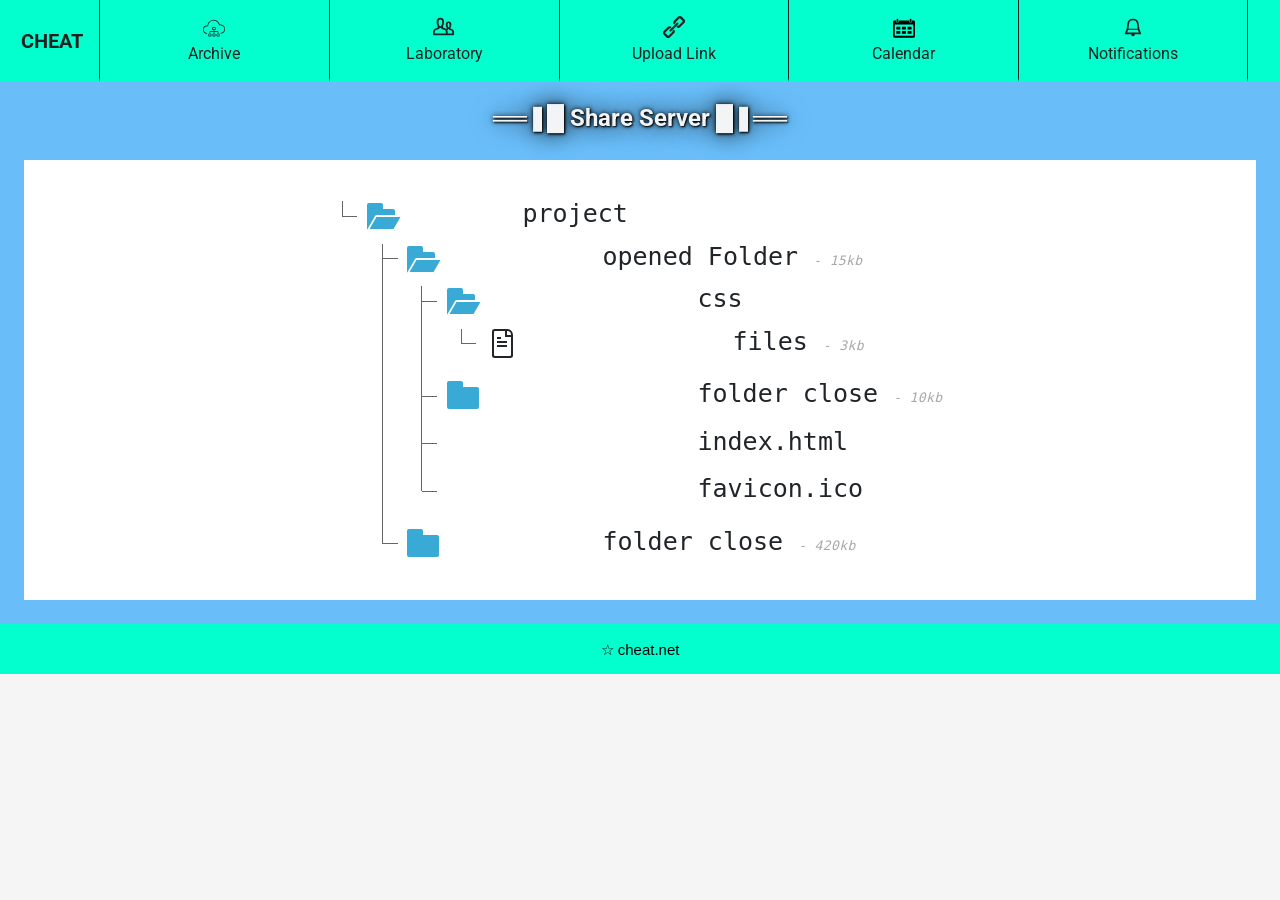
<file: share-server/top.html>
<!DOCTYPE html>
<html>
  <head>
    <meta charset="UTF-8">
    <title>Share Server</title>
    <meta name="viewport" content="width=device-width, initial-scale=1">
    <link rel="stylesheet" href="../css/header.css">
    <link rel="stylesheet" href="../css/reset.min.css">
    <link rel="stylesheet" href="../css/style.css">
    <link rel="stylesheet" href="../css/style2.css">
    <link rel="stylesheet" href="../css/internal.css">
    <!-- Google tag (gtag.js) -->
    <!-- <script async src="https://www.googletagmanager.com/gtag/js?id=G-7MY5P9TV7J"></script>
    <script>
      window.dataLayer = window.dataLayer || [];
      function gtag(){dataLayer.push(arguments);}
      gtag('js', new Date());
      gtag('config', 'G-7MY5P9TV7J');
    </script> -->
  </head>
  <body>
    <header class="site-header">
      <div class="site-header__wrapper">
        <div class="site-header__start">
          <a href="../index" class="brand">CHEAT</a>
        </div>
        <div class="site-header__middle">
          <nav class="nav">
            <button class="nav__toggle" aria-expanded="false" type="button" aria-haspopup="true" aria-label="menu">
              menu
            </button>
            <ul class="nav__wrapper">
              <!-- <li class="nav__item">
                <a href="../../index">
                  <svg viewBox="0 0 24 24" width="24px" height="24px" x="0" y="0" preserveAspectRatio="xMinYMin meet" class="nav-icon" focusable="false" xmlns="http://www.w3.org/2000/svg">
                    <path d="M22,9.45,12.85,3.26A1.52,1.52,0,0,0,12,3a1.49,1.49,0,0,0-.84.26L2,9.45,3.06,11,4,10.37V20a1,1,0,0,0,1,1h5V16h4v5h5a1,1,0,0,0,1-1V10.37l.94.63Z" class="active-item" style="fill-opacity: 1"></path>
                    <path d="M22,9.45L12.85,3.26a1.5,1.5,0,0,0-1.69,0L2,9.45,3.06,11,4,10.37V20a1,1,0,0,0,1,1h6V16h2v5h6a1,1,0,0,0,1-1V10.37L20.94,11ZM18,19H15V15a1,1,0,0,0-1-1H10a1,1,0,0,0-1,1v4H6V8.89l6-4,6,4V19Z" class="inactive-item" style="fill: currentColor"></path>
                  </svg>
                  <span>Home</span>
                </a>
              </li> -->
              <li class="nav__item">
                <a href="../archive/top">
                  <svg viewBox="0 -35 200 200" width="200px" height="200px" x="0" y="0" preserveAspectRatio="xMinYMin meet" class="nav-icon" focusable="false" xmlns="http://www.w3.org/2000/svg">
                    <path d="M129.747,150.842a6.734,6.734,0,0,1-6.734-6.734V131.987a6.734,6.734,0,0,1,6.734-6.735h4.041v-13.8H103.365v13.8h3.485a6.734,6.734,0,0,1,6.734,6.735v12.121a6.734,6.734,0,0,1-6.734,6.734H92.71a6.734,6.734,0,0,1-6.734-6.734V131.987a6.734,6.734,0,0,1,6.734-6.735h3.922v-13.8H65.773v13.8h4.041a6.734,6.734,0,0,1,6.734,6.735v12.121a6.734,6.734,0,0,1-6.734,6.734H55a6.734,6.734,0,0,1-6.734-6.734V131.987A6.734,6.734,0,0,1,55,125.253h4.04V108.081a3.367,3.367,0,0,1,3.367-3.367H96.632V92.256H89.342a6.734,6.734,0,0,1-6.734-6.734V73.4a6.734,6.734,0,0,1,6.734-6.734h20.876a6.734,6.734,0,0,1,6.734,6.734V85.522a6.734,6.734,0,0,1-6.734,6.734h-6.853v12.458h33.788a3.367,3.367,0,0,1,3.367,3.367v17.172h4.04a6.735,6.735,0,0,1,6.735,6.735v12.121a6.734,6.734,0,0,1-6.735,6.734Zm0-6.734h14.815V131.987H129.747Zm-37.037,0h14.141V131.987H92.71Zm-37.71,0H69.814V131.987H55ZM89.342,85.522h20.876V73.4H89.342Zm-50.505,40.4h-1.8a37.037,37.037,0,1,1,0-74.074c.963,0,1.941.038,2.907.113a56.057,56.057,0,0,1,5.773-20.384,57.022,57.022,0,0,1,5.5-8.833A57.39,57.39,0,0,1,96.97,0,57.552,57.552,0,0,1,144.5,25.226a56.153,56.153,0,0,1,7.761,16.9A42.116,42.116,0,0,1,200,83.838a42.1,42.1,0,0,1-39.277,42v-6.75a35.356,35.356,0,1,0-13.7-68.89,50.363,50.363,0,0,0-31.9-40.119A50.651,50.651,0,0,0,55.09,28.853,49.722,49.722,0,0,0,46.465,56.9c0,1.055.035,2.136.1,3.213a30.31,30.31,0,1,0-9.53,59.077h1.8v6.733h0Z" class="active-item" style="fill: currentColor"></path>
                  </svg>
                  <span>Archive</span>
                </a>
              </li>
              <li class="nav__item">
                <a href="../laboratory/top">
                  <svg viewBox="0 0 24 24" width="24px" height="24px" x="0" y="0" preserveAspectRatio="xMinYMin meet" class="nav-icon" focusable="false" xmlns="http://www.w3.org/2000/svg">
                    <path d="M16,17.85V20a1,1,0,0,1-1,1H1a1,1,0,0,1-1-1V17.85a4,4,0,0,1,2.55-3.73l2.95-1.2V11.71l-0.73-1.3A6,6,0,0,1,4,7.47V6a4,4,0,0,1,4.39-4A4.12,4.12,0,0,1,12,6.21V7.47a6,6,0,0,1-.77,2.94l-0.73,1.3v1.21l2.95,1.2A4,4,0,0,1,16,17.85Zm4.75-3.65L19,13.53v-1a6,6,0,0,0,1-3.31V9a3,3,0,0,0-6,0V9.18a6,6,0,0,0,.61,2.58A3.61,3.61,0,0,0,16,13a3.62,3.62,0,0,1,2,3.24V21h4a1,1,0,0,0,1-1V17.47A3.5,3.5,0,0,0,20.75,14.2Z" class="inactive-item" style="fill-opacity: 1"></path>
                    <path d="M20.74,14.2L19,13.54V12.86l0.25-.41A5,5,0,0,0,20,9.82V9a3,3,0,0,0-6,0V9.82a5,5,0,0,0,.75,2.63L15,12.86v0.68l-1,.37a4,4,0,0,0-.58-0.28l-2.45-1V10.83A8,8,0,0,0,12,7V6A4,4,0,0,0,4,6V7a8,8,0,0,0,1,3.86v1.84l-2.45,1A4,4,0,0,0,0,17.35V20a1,1,0,0,0,1,1H22a1,1,0,0,0,1-1V17.47A3.5,3.5,0,0,0,20.74,14.2ZM16,8.75a1,1,0,0,1,2,0v1.44a3,3,0,0,1-.38,1.46l-0.33.6a0.25,0.25,0,0,1-.22.13H16.93a0.25,0.25,0,0,1-.22-0.13l-0.33-.6A3,3,0,0,1,16,10.19V8.75ZM6,5.85a2,2,0,0,1,4,0V7.28a6,6,0,0,1-.71,2.83L9,10.72a1,1,0,0,1-.88.53H7.92A1,1,0,0,1,7,10.72l-0.33-.61A6,6,0,0,1,6,7.28V5.85ZM14,19H2V17.25a2,2,0,0,1,1.26-1.86L7,13.92v-1a3,3,0,0,0,1,.18H8a3,3,0,0,0,1-.18v1l3.72,1.42A2,2,0,0,1,14,17.21V19Zm7,0H16V17.35a4,4,0,0,0-.55-2l1.05-.4V14.07a2,2,0,0,0,.4.05h0.2a2,2,0,0,0,.4-0.05v0.88l2.53,1a1.5,1.5,0,0,1,1,1.4V19Z" class="active-item" style="fill: currentColor"></path>
                  </svg>
                  <span>Laboratory</span>
                </a>
              </li>
              <li class="nav__item">
                <a href="../upload-link/app">
                  <svg viewBox="0 0 200 200" width="200px" height="200px" x="0" y="0" preserveAspectRatio="xMinYMin meet" class="nav-icon" focusable="false" xmlns="http://www.w3.org/2000/svg">
                    <path d="M153.2 0a24.32 24.32 0 0 0-16.92 6.7L100 42.98a24.31 24.31 0 0 0 .77 34.32l.54.53 14.4-14.39-.55-.54a4.08 4.08 0 0 1-.77-5.52l36.27-36.27a4.09 4.09 0 0 1 5.53.77l21.92 21.93a4.08 4.08 0 0 1 .78 5.53L142.63 85.6a4.08 4.08 0 0 1-5.52-.77l-.55-.55-14.39 14.4.54.54a24.3 24.3 0 0 0 34.32.77l36.26-36.27a24.31 24.31 0 0 0-.77-34.31L170.6 7.48A24.32 24.32 0 0 0 153.2 0Zm-21.32 59.4a8.85 8.85 0 0 0-6.38 2.58L67.6 119.87l-5.63 5.63A8.85 8.85 0 1 0 74.5 138l5.62-5.62L94.52 118l23.47-23.48 14.4-14.39L138 74.5a8.85 8.85 0 0 0-6.13-15.1Zm-71.2 33.92A24.3 24.3 0 0 0 42.97 100L6.7 136.27a24.31 24.31 0 0 0 .77 34.31l21.92 21.93a24.31 24.31 0 0 0 34.32.77l36.27-36.26a24.3 24.3 0 0 0-.78-34.32l-.54-.53-14.39 14.39.54.53a4.08 4.08 0 0 1 .77 5.53L49.32 178.9a4.08 4.08 0 0 1-5.52-.77l-21.93-21.93a4.08 4.08 0 0 1-.77-5.53l36.26-36.26a4.08 4.08 0 0 1 5.53.77l.54.54 14.4-14.4-.54-.53a24.3 24.3 0 0 0-16.6-7.46Z" class="active-item" style="fill: currentColor"></path>
                  </svg>
                  <span>Upload Link</span>
                </a>
              </li>
              <li class="nav__item">
                <a onclick="authentication()">
                  <svg viewBox="0 -25 200 200" width="200px" height="200px" x="0" y="0" preserveAspectRatio="xMinYMin meet" class="nav-icon" focusable="false" xmlns="http://www.w3.org/2000/svg">
                    <path d="M39.8,0a7.545,7.545,0,0,0-7.559,7.565V21.93A7.545,7.545,0,0,0,39.8,29.495h.83A7.55,7.55,0,0,0,48.2,21.93V7.565A7.55,7.55,0,0,0,40.634,0ZM159.7,0a7.55,7.55,0,0,0-7.565,7.565V21.93a7.55,7.55,0,0,0,7.565,7.565h.83a7.545,7.545,0,0,0,7.559-7.565V7.565A7.545,7.545,0,0,0,160.533,0ZM11.881,15.287A11.881,11.881,0,0,0,0,27.168V159.842a11.881,11.881,0,0,0,11.881,11.881H188.119A11.881,11.881,0,0,0,200,159.842V27.168a11.881,11.881,0,0,0-11.881-11.881H172.646v7.774a11.881,11.881,0,0,1-11.881,11.881h-1.3a11.881,11.881,0,0,1-11.881-11.881V15.287H52.759v7.774A11.881,11.881,0,0,1,40.877,34.942H39.566A11.881,11.881,0,0,1,27.685,23.061V15.287Zm6.927,36.631H181.192a2.97,2.97,0,0,1,2.97,2.97v97.035a2.97,2.97,0,0,1-2.97,2.97H18.808a2.97,2.97,0,0,1-2.97-2.97V54.888A2.97,2.97,0,0,1,18.808,51.917Zm14.55,20.752a2.964,2.964,0,0,0-2.97,2.97V94.692a2.964,2.964,0,0,0,2.97,2.97H64a2.964,2.964,0,0,0,2.97-2.97V75.64A2.964,2.964,0,0,0,64,72.669Zm50.9,0a2.964,2.964,0,0,0-2.97,2.97V94.692a2.964,2.964,0,0,0,2.97,2.97H114.9a2.964,2.964,0,0,0,2.97-2.97V75.64a2.964,2.964,0,0,0-2.97-2.97Zm50.908,0a2.964,2.964,0,0,0-2.97,2.97V94.692a2.964,2.964,0,0,0,2.97,2.97H165.8a2.964,2.964,0,0,0,2.97-2.97V75.64a2.964,2.964,0,0,0-2.97-2.97ZM33.358,112.293a2.964,2.964,0,0,0-2.97,2.97v19.052a2.964,2.964,0,0,0,2.97,2.97H64a2.964,2.964,0,0,0,2.97-2.97V115.264a2.964,2.964,0,0,0-2.97-2.97Zm50.9,0a2.964,2.964,0,0,0-2.97,2.97v19.052a2.964,2.964,0,0,0,2.97,2.97H114.9a2.964,2.964,0,0,0,2.97-2.97V115.264a2.964,2.964,0,0,0-2.97-2.97Zm50.908,0a2.964,2.964,0,0,0-2.97,2.97v19.052a2.964,2.964,0,0,0,2.97,2.97H165.8a2.964,2.964,0,0,0,2.97-2.97V115.264a2.964,2.964,0,0,0-2.97-2.97Z"></path>
                  </svg>
                  <span>Calendar</span>
                </a>
              </li>
              <li class="nav__item">
                <a onclick="notifications()">
                  <svg viewBox="0 0 24 24" width="24px" height="24px" x="0" y="0" preserveAspectRatio="xMinYMin meet" class="nav-icon" focusable="false" xmlns="http://www.w3.org/2000/svg">
                    <path d="M18.94,14H5.06L5.79,8.44A6.26,6.26,0,0,1,12,3h0a6.26,6.26,0,0,1,6.21,5.44Zm2,5-1.71-4H4.78L3.06,19a0.71,0.71,0,0,0-.06.28,0.75,0.75,0,0,0,.75.76H10a2,2,0,1,0,4,0h6.27A0.74,0.74,0,0,0,20.94,19Z" class="inactive-item" style="fill-opacity: 1"></path>
                    <path d="M20.94,19L19,14.49s-0.41-3.06-.8-6.06A6.26,6.26,0,0,0,12,3h0A6.26,6.26,0,0,0,5.79,8.44L5,14.49,3.06,19a0.71,0.71,0,0,0-.06.28,0.75,0.75,0,0,0,.75.76H10a2,2,0,1,0,4,0h6.27A0.74,0.74,0,0,0,20.94,19ZM12,4.75h0a4.39,4.39,0,0,1,4.35,3.81c0.28,2.1.56,4.35,0.7,5.44H7L7.65,8.56A4.39,4.39,0,0,1,12,4.75ZM5.52,18l1.3-3H17.18l1.3,3h-13Z" class="active-item" style="fill: currentColor"></path>
                  </svg>
                  <span>Notifications</span>
                </a>
              </li>
            </ul>
          </nav>
        </div>
      </div>
    </header>
    <div class="outerMargin outerMargin-bgColor">
      <section class="middleMargin-bgColor middleMargin-textColor">
        <div class="container innerMargin sm:contentBetween contentBetween sm:grid-rows-6">
          <p class="main_title">
            <b>══❚█ Share Server █❚══</b>
          </p>
          <div class="tree">
            <ul>
              <li><div class="folder_open"></div>　　　　　　  project
                <ul class="ul_phase2">
                  <li><i class="folder_open-phase2"></i>　　　　　　　　　opened Folder <span>- 15kb</span>
                    <ul class="ul_phase3">
                      <li><i class="folder_open-phase3"></i>　　　　　　　　　　　　css
                        <ul class="ul_phase4">
                          <li><i class="file"></i>　　　　　　　　　　　　 files <span>- 3kb</span>
                          </li>
                        </ul>
                      </li>
                      <li><i class="folder-phase3"></i>　　　　　　　　　　　　folder close <span>- 10kb</span>
                      </li>
                      <li><i class="fab fa-html5"></i>　　　　　　　　　　　　index.html</li>
                      <li><i class="fa fa-picture-o"></i>　　　　　　　　　　　　favicon.ico</li>
                    </ul>
                  </li>
                  <li><i class="folder-phase2"></i>　　　　　　　　　folder close <span>- 420kb</span>
                  </li>
                </ul>
              </li>
            </ul>
          </div>
        </div>
      </section>
    </div>
    <footer class="automatic_laboratory">
      <p class="automatic_laboratory">☆ cheat.net</p>
    </footer>
    <script src="../js/admin.js"></script>
  </body>
</html>

<style>
  body,html {
    height: 100%;
    background-color: #1f2937;
  }

  footer {
    width: 100%;
    height: 30px;
  }

  body {
  font-size: 1rem;
  background: #f5f5f5;
}

.tree {
  position: relative;
  background: white;
  margin-top: 20px;
  padding: 30px;
  font-family: 'Roboto Mono', monospace;
  font-size: 25px;
  font-weight: 400;
  line-height: 1.5;
  color: #212529;

  span {
    font-size: 13px;
    font-style: italic;
    letter-spacing: .4px;
    color: #a8a8a8;
  }

  ul {
    padding-left: 5px;
    list-style: none;

    li {
      position: relative;
      padding-top: 5px;
      padding-bottom: 5px;
      padding-left: 15px;
      -webkit-box-sizing: border-box;
      -moz-box-sizing: border-box;
      box-sizing: border-box;

      &:before { /* 横線 */
        position: absolute;
        top: 25.5px; /* 横線の位置はアルファベットの小文字に合わせる */
        left: 0;
        width: 15px;
        height: 1px;
        margin: auto;
        content: '';
        background-color: #666;
      }

      &:after { /* 縦線 */
        position: absolute;
        top: 11px; /* 縦線の位置は横線に合わせる */
        bottom: 0;
        left: 0;
        width: 1px;
        height: 100%;
        content: '';
        background-color: #666;
      }

      &:last-child:after {
        height: 15px;
      }
    }

    a {
      cursor: pointer;

      &:hover {
        text-decoration: none;
      }
    }

    .folder {
      margin-top: 6px;
      margin-left: 10px;
      margin-right: 10px;
      font-size: 20px;
      position: absolute;
      width: 0.8em;
      height: 0.4em;
      background-color: #39a9d6;
      border-radius: 0.1em 0.1em 0 0;
    }

    .folder::before {
      content: "";
      position: absolute;
      top: 0.3em;
      left: 0;
      width: 1.6em;
      height: 1.1em;
      background-color: #39a9d6;
      border-radius: 0 0.1em 0.1em 0.1em;
    }

    .folder_open {
      margin-top: 8px;
      margin-left: 10px;
      margin-right: 10px;
      font-size: 20px;
      position: absolute;
      width: 0.8em;
      height: 0.4em;
      background-color: #39a9d6;
      border-radius: 0.1em 0.1em 0 0;
    }

    .folder_open::before {
      content: "";
      position: absolute;
      top: 0.3em;
      left: 0;
      width: 1.4em;
      height: 1.1em;
      background-color: #39a9d6;
      border-radius: 0 0.1em 0.1em 0.1em;
    }

    .folder_open::after {
      content: "";
      position: absolute;
      top: 0.6em;
      left: 0.2em;
      width: 1.2em;
      height: 0.6em;
      background-color: #39a9d6;
      -webkit-transform: skewX(-30deg);
      transform: skewX(-30deg);
      border-radius: 0.05em;
      border: 0.1em solid #fff;
    }
  }

  /* 2階層目 */
  .ul_phase2 {
    padding-left: 5px;
    list-style: none;

    li {
      position: relative;
      padding-top: 5px;
      padding-bottom: 5px;
      padding-left: 15px;
      -webkit-box-sizing: border-box;
      -moz-box-sizing: border-box;
      box-sizing: border-box;

      &:before { /* 横線 */
        position: absolute;
        top: 25.5px; /* 横線の位置はアルファベットの小文字に合わせる */
        left: 21px;
        width: 15px;
        height: 1px;
        margin: auto;
        content: '';
        background-color: #666;
      }

      &:after { /* 縦線 */
        position: absolute;
        top: 11px; /* 縦線の位置は横線に合わせる */
        bottom: 0;
        left: 20px;
        width: 1px;
        height: 100%;
        content: '';
        background-color: #666;
      }

      &:last-child:after {
        height: 15px;
      }
    }
    a {
      cursor: pointer;
      &:hover {
        text-decoration: none;
      }
    }

    .folder-phase2 {
      margin-top: 6px;
      margin-left: 30px;
      margin-right: 10px;
      font-size: 20px;
      position: absolute;
      width: 0.8em;
      height: 0.4em;
      background-color: #39a9d6;
      border-radius: 0.1em 0.1em 0 0;
    }
    /* 本体 */
    .folder-phase2::before {
      content: "";
      position: absolute;
      top: 0.3em;
      left: 0;
      width: 1.6em;
      height: 1.1em;
      background-color: #39a9d6;
      border-radius: 0 0.1em 0.1em 0.1em;
    }

    .folder_open-phase2 {
      margin-top: 8px;
      margin-left: 30px;
      margin-right: 10px;
      font-size: 20px;
      position: absolute;
      width: 0.8em;
      height: 0.4em;
      background-color: #39a9d6;
      border-radius: 0.1em 0.1em 0 0;
    }
    /* 本体 */
    .folder_open-phase2::before {
      content: "";
      position: absolute;
      top: 0.3em;
      left: 0;
      width: 1.4em;
      height: 1.1em;
      background-color: #39a9d6;
      border-radius: 0 0.1em 0.1em 0.1em;
    }
    /* 前 */
    .folder_open-phase2::after {
      content: "";
      position: absolute;
      top: 0.6em;
      left: 0.2em;
      width: 1.2em;
      height: 0.6em;
      background-color: #39a9d6;
      -webkit-transform: skewX(-30deg);
      transform: skewX(-30deg);
      border-radius: 0.05em;
      border: 0.1em solid #fff;
    }
  }

  /* 3階層目 */
  .ul_phase3 {
    padding-left: 5px;
    list-style: none;

    li {
      position: relative;
      padding-top: 5px;
      padding-bottom: 5px;
      padding-left: 15px;
      -webkit-box-sizing: border-box;
      -moz-box-sizing: border-box;
      box-sizing: border-box;

      &:before { /* 横線 */
        position: absolute;
        top: 25.5px; /* 横線の位置はアルファベットの小文字に合わせる */
        left: 40px;
        width: 15px;
        height: 1px;
        margin: auto;
        content: '';
        background-color: #666;
      }

      &:after { /* 縦線 */
        position: absolute;
        top: 11px; /* 縦線の位置は横線に合わせる */
        bottom: 0;
        left: 39px;
        width: 1px;
        height: 100%;
        content: '';
        background-color: #666;
      }

      &:last-child:after {
        height: 15px;
      }
    }
    a {
      cursor: pointer;
      &:hover {
        text-decoration: none;
      }
    }

    .folder-phase3 {
      margin-top: 6px;
      margin-left: 50px;
      margin-right: 10px;
      font-size: 20px;
      position: absolute;
      width: 0.8em;
      height: 0.4em;
      background-color: #39a9d6;
      border-radius: 0.1em 0.1em 0 0;
    }

    .folder-phase3::before {
      content: "";
      position: absolute;
      top: 0.3em;
      left: 0;
      width: 1.6em;
      height: 1.1em;
      background-color: #39a9d6;
      border-radius: 0 0.1em 0.1em 0.1em;
    }

    .folder_open-phase3 {
      margin-top: 8px;
      margin-left: 50px;
      margin-right: 10px;
      font-size: 20px;
      position: absolute;
      width: 0.8em;
      height: 0.4em;
      background-color: #39a9d6;
      border-radius: 0.1em 0.1em 0 0;
    }
    /* 本体 */
    .folder_open-phase3::before {
      content: "";
      position: absolute;
      top: 0.3em;
      left: 0;
      width: 1.4em;
      height: 1.1em;
      background-color: #39a9d6;
      border-radius: 0 0.1em 0.1em 0.1em;
    }
    /* 前 */
    .folder_open-phase3::after {
      content: "";
      position: absolute;
      top: 0.6em;
      left: 0.2em;
      width: 1.2em;
      height: 0.6em;
      background-color: #39a9d6;
      -webkit-transform: skewX(-30deg);
      transform: skewX(-30deg);
      border-radius: 0.05em;
      border: 0.1em solid #fff;
    }
  }

  /* 4階層目 */
  .ul_phase4 {
    padding-left: 5px;
    list-style: none;

    li {
      position: relative;
      padding-top: 5px;
      padding-bottom: 5px;
      padding-left: 15px;
      -webkit-box-sizing: border-box;
      -moz-box-sizing: border-box;
      box-sizing: border-box;

      &:before { /* 横線 */
        position: absolute;
        top: 25.5px; /* 横線の位置はアルファベットの小文字に合わせる */
        left: 59px;
        width: 15px;
        height: 1px;
        margin: auto;
        content: '';
        background-color: #666;
      }

      &:after { /* 縦線 */
        position: absolute;
        top: 11px; /* 縦線の位置は横線に合わせる */
        bottom: 0;
        left: 59px;
        width: 1px;
        height: 100%;
        content: '';
        background-color: #666;
      }

      &:last-child:after {
        height: 15px;
      }
    }
    a {
      cursor: pointer;
      &:hover {
        text-decoration: none;
      }
    }

    .folder_open-phase4 {
      margin-top: 8px;
      margin-left: 50px;
      margin-right: 10px;
      font-size: 20px;
      position: absolute;
      width: 0.8em;
      height: 0.4em;
      background-color: #39a9d6;
      border-radius: 0.1em 0.1em 0 0;
    }
    /* 本体 */
    .folder_open-phase4::before {
      content: "";
      position: absolute;
      top: 0.3em;
      left: 0;
      width: 1.4em;
      height: 1.1em;
      background-color: #39a9d6;
      border-radius: 0 0.1em 0.1em 0.1em;
    }
    /* 前 */
    .folder_open-phase4::after {
      content: "";
      position: absolute;
      top: 0.6em;
      left: 0.2em;
      width: 1.2em;
      height: 0.6em;
      background-color: #39a9d6;
      -webkit-transform: skewX(-30deg);
      transform: skewX(-30deg);
      border-radius: 0.05em;
      border: 0.1em solid #fff;
    }
  }
}

.file {
  margin-top: 8px;
  margin-left: 70px;
  margin-right: 10px;
  font-size: 20px;
  box-sizing: border-box;
  position: absolute;
  display: block;
  transform: scale(var(--ggs,1));
  width: 17px;
  height: 25px;
  border: 3.5px solid transparent;
  border-right: 0;
  border-top: 0;
  box-shadow: 0 0 0 2px;
  border-radius: 1px;
  border-top-right-radius: 4px;
  overflow: hidden;
}

.file::before,.file::after {
  content: "";
  display: block;
  box-sizing: border-box;
  position: absolute;
}

.file::before {
  background: currentColor;
  box-shadow: 0 4px 0, -6px -4px 0;
  left: 0;
  width: 10px;
  height: 2px;
  top: 10px;
}

.file::after {
  width: 7px;
  height: 7px;
  border-left: 2px solid;
  border-bottom: 2px solid;
  right: -1px;
  top: -1px;
}

</style>
</file>
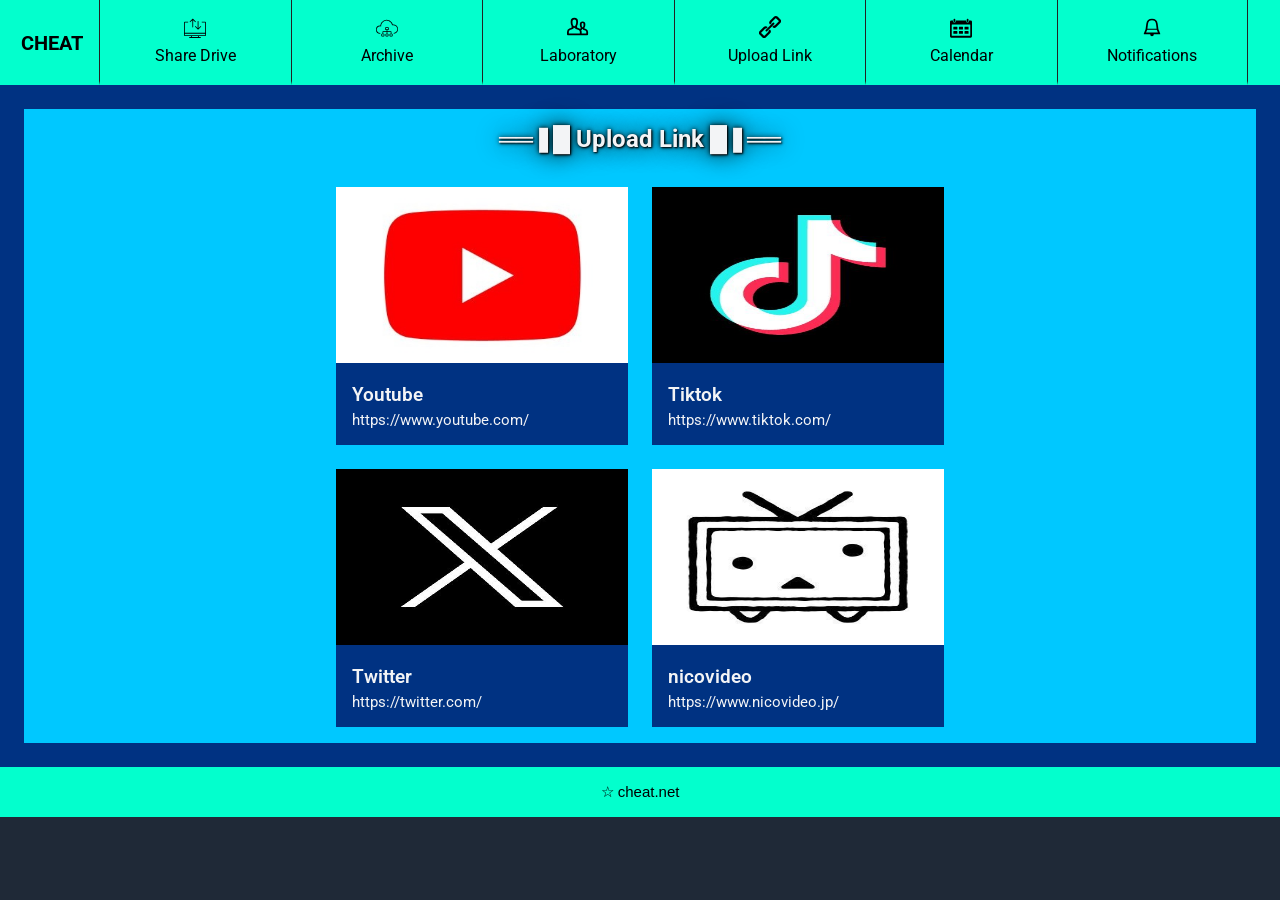
<file: upload-link/app.html>
<!DOCTYPE html>
<html>
  <head>
    <meta charset="UTF-8">
    <title>Upload Link</title>
    <meta name="viewport" content="width=device-width, initial-scale=1">
    <link rel="stylesheet" href="../css/reset.min.css">
    <link rel="stylesheet" href="../css/header.css">
    <link rel="stylesheet" href="../css/style.css">
    <link rel="stylesheet" href="../css/style2.css">
    <link rel="stylesheet" href="./app/app-css/app.css">
    <!-- Google tag (gtag.js) -->
    <script async src="https://www.googletagmanager.com/gtag/js?id=G-7MY5P9TV7J"></script>
    <script>
      window.dataLayer = window.dataLayer || [];
      function gtag(){dataLayer.push(arguments);}
      gtag('js', new Date());
      gtag('config', 'G-7MY5P9TV7J');
    </script>
  </head>
  <body>
    <header class="site-header">
      <div class="site-header__wrapper">
        <div class="site-header__start">
          <a href="../index" class="brand">CHEAT</a>
        </div>
        <div class="site-header__middle">
          <nav class="nav">
            <button class="nav__toggle" aria-expanded="false" type="button" aria-haspopup="true" aria-label="menu">
              menu
            </button>
            <ul class="nav__wrapper">
              <!-- <li class="nav__item">
                <a href="../../index">
                  <svg viewBox="0 0 24 24" width="24px" height="24px" x="0" y="0" preserveAspectRatio="xMinYMin meet" class="nav-icon" focusable="false" xmlns="http://www.w3.org/2000/svg">
                    <path d="M22,9.45,12.85,3.26A1.52,1.52,0,0,0,12,3a1.49,1.49,0,0,0-.84.26L2,9.45,3.06,11,4,10.37V20a1,1,0,0,0,1,1h5V16h4v5h5a1,1,0,0,0,1-1V10.37l.94.63Z" class="active-item" style="fill-opacity: 1"></path>
                    <path d="M22,9.45L12.85,3.26a1.5,1.5,0,0,0-1.69,0L2,9.45,3.06,11,4,10.37V20a1,1,0,0,0,1,1h6V16h2v5h6a1,1,0,0,0,1-1V10.37L20.94,11ZM18,19H15V15a1,1,0,0,0-1-1H10a1,1,0,0,0-1,1v4H6V8.89l6-4,6,4V19Z" class="inactive-item" style="fill: currentColor"></path>
                  </svg>
                  <span>Home</span>
                </a>
              </li> -->
              <li class="nav__item">
                <a href="../share_drive/top">
                  <svg viewBox="0 -25 200 200" width="200px" height="200px" preserveAspectRatio="xMinYMin meet" class="nav-icon" focusable="false" xmlns="http://www.w3.org/2000/svg">
                    <path d="M53.585,185.942a7.556,7.556,0,0,1-7.547-7.548v-4.528a7.555,7.555,0,0,1,7.547-7.547H64.906v-9.812H7.547A7.556,7.556,0,0,1,0,148.961V35a7.555,7.555,0,0,1,7.547-7.547H37.736V35H7.547v93.208H192.453V35H161.51V27.451h30.943A7.555,7.555,0,0,1,200,35V148.961a7.556,7.556,0,0,1-7.547,7.547H135.095v9.812h11.321a7.555,7.555,0,0,1,7.547,7.547v4.528a7.556,7.556,0,0,1-7.547,7.548Zm0-7.548h92.831v-4.528H53.585ZM72.453,166.32h55.094v-9.812H72.453ZM7.547,148.961H192.453V135.753H7.547ZM125.282,97.428,101.105,73.252a3.774,3.774,0,0,1,5.337-5.337l17.709,17.709V23.4a3.774,3.774,0,0,1,7.547,0V85.675l17.76-17.76a3.773,3.773,0,0,1,5.336,5.337L130.618,97.428a3.774,3.774,0,0,1-5.337,0ZM75.824,75.138V12.909L58.115,30.618a3.774,3.774,0,1,1-5.337-5.337L76.955,1.105a3.774,3.774,0,0,1,5.337,0l24.176,24.176a3.773,3.773,0,1,1-5.336,5.337l-17.76-17.76V75.138a3.774,3.774,0,0,1-7.547,0Z" class="active-item" style="fill: currentColor"></path>
                  </svg>
                  <span>Share Drive</span>
                </a>
              </li>
              <li class="nav__item">
                <a href="../archive/top">
                  <svg viewBox="0 -35 200 200" width="200px" height="200px" x="0" y="0" preserveAspectRatio="xMinYMin meet" class="nav-icon" focusable="false" xmlns="http://www.w3.org/2000/svg">
                    <path d="M129.747,150.842a6.734,6.734,0,0,1-6.734-6.734V131.987a6.734,6.734,0,0,1,6.734-6.735h4.041v-13.8H103.365v13.8h3.485a6.734,6.734,0,0,1,6.734,6.735v12.121a6.734,6.734,0,0,1-6.734,6.734H92.71a6.734,6.734,0,0,1-6.734-6.734V131.987a6.734,6.734,0,0,1,6.734-6.735h3.922v-13.8H65.773v13.8h4.041a6.734,6.734,0,0,1,6.734,6.735v12.121a6.734,6.734,0,0,1-6.734,6.734H55a6.734,6.734,0,0,1-6.734-6.734V131.987A6.734,6.734,0,0,1,55,125.253h4.04V108.081a3.367,3.367,0,0,1,3.367-3.367H96.632V92.256H89.342a6.734,6.734,0,0,1-6.734-6.734V73.4a6.734,6.734,0,0,1,6.734-6.734h20.876a6.734,6.734,0,0,1,6.734,6.734V85.522a6.734,6.734,0,0,1-6.734,6.734h-6.853v12.458h33.788a3.367,3.367,0,0,1,3.367,3.367v17.172h4.04a6.735,6.735,0,0,1,6.735,6.735v12.121a6.734,6.734,0,0,1-6.735,6.734Zm0-6.734h14.815V131.987H129.747Zm-37.037,0h14.141V131.987H92.71Zm-37.71,0H69.814V131.987H55ZM89.342,85.522h20.876V73.4H89.342Zm-50.505,40.4h-1.8a37.037,37.037,0,1,1,0-74.074c.963,0,1.941.038,2.907.113a56.057,56.057,0,0,1,5.773-20.384,57.022,57.022,0,0,1,5.5-8.833A57.39,57.39,0,0,1,96.97,0,57.552,57.552,0,0,1,144.5,25.226a56.153,56.153,0,0,1,7.761,16.9A42.116,42.116,0,0,1,200,83.838a42.1,42.1,0,0,1-39.277,42v-6.75a35.356,35.356,0,1,0-13.7-68.89,50.363,50.363,0,0,0-31.9-40.119A50.651,50.651,0,0,0,55.09,28.853,49.722,49.722,0,0,0,46.465,56.9c0,1.055.035,2.136.1,3.213a30.31,30.31,0,1,0-9.53,59.077h1.8v6.733h0Z" class="active-item" style="fill: currentColor"></path>
                  </svg>
                  <span>Archive</span>
                </a>
              </li>
              <li class="nav__item">
                <a href="../laboratory/top">
                  <svg viewBox="0 0 24 24" width="24px" height="24px" x="0" y="0" preserveAspectRatio="xMinYMin meet" class="nav-icon" focusable="false" xmlns="http://www.w3.org/2000/svg">
                    <path d="M16,17.85V20a1,1,0,0,1-1,1H1a1,1,0,0,1-1-1V17.85a4,4,0,0,1,2.55-3.73l2.95-1.2V11.71l-0.73-1.3A6,6,0,0,1,4,7.47V6a4,4,0,0,1,4.39-4A4.12,4.12,0,0,1,12,6.21V7.47a6,6,0,0,1-.77,2.94l-0.73,1.3v1.21l2.95,1.2A4,4,0,0,1,16,17.85Zm4.75-3.65L19,13.53v-1a6,6,0,0,0,1-3.31V9a3,3,0,0,0-6,0V9.18a6,6,0,0,0,.61,2.58A3.61,3.61,0,0,0,16,13a3.62,3.62,0,0,1,2,3.24V21h4a1,1,0,0,0,1-1V17.47A3.5,3.5,0,0,0,20.75,14.2Z" class="inactive-item" style="fill-opacity: 1"></path>
                    <path d="M20.74,14.2L19,13.54V12.86l0.25-.41A5,5,0,0,0,20,9.82V9a3,3,0,0,0-6,0V9.82a5,5,0,0,0,.75,2.63L15,12.86v0.68l-1,.37a4,4,0,0,0-.58-0.28l-2.45-1V10.83A8,8,0,0,0,12,7V6A4,4,0,0,0,4,6V7a8,8,0,0,0,1,3.86v1.84l-2.45,1A4,4,0,0,0,0,17.35V20a1,1,0,0,0,1,1H22a1,1,0,0,0,1-1V17.47A3.5,3.5,0,0,0,20.74,14.2ZM16,8.75a1,1,0,0,1,2,0v1.44a3,3,0,0,1-.38,1.46l-0.33.6a0.25,0.25,0,0,1-.22.13H16.93a0.25,0.25,0,0,1-.22-0.13l-0.33-.6A3,3,0,0,1,16,10.19V8.75ZM6,5.85a2,2,0,0,1,4,0V7.28a6,6,0,0,1-.71,2.83L9,10.72a1,1,0,0,1-.88.53H7.92A1,1,0,0,1,7,10.72l-0.33-.61A6,6,0,0,1,6,7.28V5.85ZM14,19H2V17.25a2,2,0,0,1,1.26-1.86L7,13.92v-1a3,3,0,0,0,1,.18H8a3,3,0,0,0,1-.18v1l3.72,1.42A2,2,0,0,1,14,17.21V19Zm7,0H16V17.35a4,4,0,0,0-.55-2l1.05-.4V14.07a2,2,0,0,0,.4.05h0.2a2,2,0,0,0,.4-0.05v0.88l2.53,1a1.5,1.5,0,0,1,1,1.4V19Z" class="active-item" style="fill: currentColor"></path>
                  </svg>
                  <span>Laboratory</span>
                </a>
              </li>
              <li class="nav__item">
                <a href="./app">
                  <svg viewBox="0 0 200 200" width="200px" height="200px" x="0" y="0" preserveAspectRatio="xMinYMin meet" class="nav-icon" focusable="false" xmlns="http://www.w3.org/2000/svg">
                    <path d="M153.2 0a24.32 24.32 0 0 0-16.92 6.7L100 42.98a24.31 24.31 0 0 0 .77 34.32l.54.53 14.4-14.39-.55-.54a4.08 4.08 0 0 1-.77-5.52l36.27-36.27a4.09 4.09 0 0 1 5.53.77l21.92 21.93a4.08 4.08 0 0 1 .78 5.53L142.63 85.6a4.08 4.08 0 0 1-5.52-.77l-.55-.55-14.39 14.4.54.54a24.3 24.3 0 0 0 34.32.77l36.26-36.27a24.31 24.31 0 0 0-.77-34.31L170.6 7.48A24.32 24.32 0 0 0 153.2 0Zm-21.32 59.4a8.85 8.85 0 0 0-6.38 2.58L67.6 119.87l-5.63 5.63A8.85 8.85 0 1 0 74.5 138l5.62-5.62L94.52 118l23.47-23.48 14.4-14.39L138 74.5a8.85 8.85 0 0 0-6.13-15.1Zm-71.2 33.92A24.3 24.3 0 0 0 42.97 100L6.7 136.27a24.31 24.31 0 0 0 .77 34.31l21.92 21.93a24.31 24.31 0 0 0 34.32.77l36.27-36.26a24.3 24.3 0 0 0-.78-34.32l-.54-.53-14.39 14.39.54.53a4.08 4.08 0 0 1 .77 5.53L49.32 178.9a4.08 4.08 0 0 1-5.52-.77l-21.93-21.93a4.08 4.08 0 0 1-.77-5.53l36.26-36.26a4.08 4.08 0 0 1 5.53.77l.54.54 14.4-14.4-.54-.53a24.3 24.3 0 0 0-16.6-7.46Z" class="active-item" style="fill: currentColor"></path>
                  </svg>
                  <span>Upload Link</span>
                </a>
              </li>
              <li class="nav__item">
                <a onclick="authentication()">
                  <svg viewBox="0 -25 200 200" width="200px" height="200px" x="0" y="0" preserveAspectRatio="xMinYMin meet" class="nav-icon" focusable="false" xmlns="http://www.w3.org/2000/svg">
                    <path d="M39.8,0a7.545,7.545,0,0,0-7.559,7.565V21.93A7.545,7.545,0,0,0,39.8,29.495h.83A7.55,7.55,0,0,0,48.2,21.93V7.565A7.55,7.55,0,0,0,40.634,0ZM159.7,0a7.55,7.55,0,0,0-7.565,7.565V21.93a7.55,7.55,0,0,0,7.565,7.565h.83a7.545,7.545,0,0,0,7.559-7.565V7.565A7.545,7.545,0,0,0,160.533,0ZM11.881,15.287A11.881,11.881,0,0,0,0,27.168V159.842a11.881,11.881,0,0,0,11.881,11.881H188.119A11.881,11.881,0,0,0,200,159.842V27.168a11.881,11.881,0,0,0-11.881-11.881H172.646v7.774a11.881,11.881,0,0,1-11.881,11.881h-1.3a11.881,11.881,0,0,1-11.881-11.881V15.287H52.759v7.774A11.881,11.881,0,0,1,40.877,34.942H39.566A11.881,11.881,0,0,1,27.685,23.061V15.287Zm6.927,36.631H181.192a2.97,2.97,0,0,1,2.97,2.97v97.035a2.97,2.97,0,0,1-2.97,2.97H18.808a2.97,2.97,0,0,1-2.97-2.97V54.888A2.97,2.97,0,0,1,18.808,51.917Zm14.55,20.752a2.964,2.964,0,0,0-2.97,2.97V94.692a2.964,2.964,0,0,0,2.97,2.97H64a2.964,2.964,0,0,0,2.97-2.97V75.64A2.964,2.964,0,0,0,64,72.669Zm50.9,0a2.964,2.964,0,0,0-2.97,2.97V94.692a2.964,2.964,0,0,0,2.97,2.97H114.9a2.964,2.964,0,0,0,2.97-2.97V75.64a2.964,2.964,0,0,0-2.97-2.97Zm50.908,0a2.964,2.964,0,0,0-2.97,2.97V94.692a2.964,2.964,0,0,0,2.97,2.97H165.8a2.964,2.964,0,0,0,2.97-2.97V75.64a2.964,2.964,0,0,0-2.97-2.97ZM33.358,112.293a2.964,2.964,0,0,0-2.97,2.97v19.052a2.964,2.964,0,0,0,2.97,2.97H64a2.964,2.964,0,0,0,2.97-2.97V115.264a2.964,2.964,0,0,0-2.97-2.97Zm50.9,0a2.964,2.964,0,0,0-2.97,2.97v19.052a2.964,2.964,0,0,0,2.97,2.97H114.9a2.964,2.964,0,0,0,2.97-2.97V115.264a2.964,2.964,0,0,0-2.97-2.97Zm50.908,0a2.964,2.964,0,0,0-2.97,2.97v19.052a2.964,2.964,0,0,0,2.97,2.97H165.8a2.964,2.964,0,0,0,2.97-2.97V115.264a2.964,2.964,0,0,0-2.97-2.97Z"></path>
                  </svg>
                  <span>Calendar</span>
                </a>
              </li>
              <li class="nav__item">
                <a onclick="notifications()">
                  <svg viewBox="0 0 24 24" width="24px" height="24px" x="0" y="0" preserveAspectRatio="xMinYMin meet" class="nav-icon" focusable="false" xmlns="http://www.w3.org/2000/svg">
                    <path d="M18.94,14H5.06L5.79,8.44A6.26,6.26,0,0,1,12,3h0a6.26,6.26,0,0,1,6.21,5.44Zm2,5-1.71-4H4.78L3.06,19a0.71,0.71,0,0,0-.06.28,0.75,0.75,0,0,0,.75.76H10a2,2,0,1,0,4,0h6.27A0.74,0.74,0,0,0,20.94,19Z" class="inactive-item" style="fill-opacity: 1"></path>
                    <path d="M20.94,19L19,14.49s-0.41-3.06-.8-6.06A6.26,6.26,0,0,0,12,3h0A6.26,6.26,0,0,0,5.79,8.44L5,14.49,3.06,19a0.71,0.71,0,0,0-.06.28,0.75,0.75,0,0,0,.75.76H10a2,2,0,1,0,4,0h6.27A0.74,0.74,0,0,0,20.94,19ZM12,4.75h0a4.39,4.39,0,0,1,4.35,3.81c0.28,2.1.56,4.35,0.7,5.44H7L7.65,8.56A4.39,4.39,0,0,1,12,4.75ZM5.52,18l1.3-3H17.18l1.3,3h-13Z" class="active-item" style="fill: currentColor"></path>
                  </svg>
                  <span>Notifications</span>
                </a>
              </li>
            </ul>
          </nav>
        </div>
      </div>
    </header>
    <div class="outerMargin outerMargin-bgColor">
      <section class="middleMargin-bgColor middleMargin-textColor">
        <div class="container innerMargin sm:contentBetween contentBetween sm:grid-rows-6">
          <p class="main_title">
            <b>══❚█ Upload Link █❚══</b>
          </p>
          <div class="grid division-1 gridGap sm:division-2">
            <div class="group hover:no-underline focus:no-underline outerMargin-bgColor">
              <a href="./app/youtube">
                <img class="replaceElement imgWidth-100 imgHeight-11rem img404-bgColor" src="../img/youtube.png">
              </a>
              <div class="innerMargin releaseDate-while">
                <a href="https://www.youtube.com/">
                  <h3 class="titleSize titleSemibold group-hover:underline group-focus:underline">
                    Youtube
                  </h3>
                  <span class="releaseDate releaseDate-textColor"></span>
                  <p>
                    https://<br class="line-break">www.youtube.com/
                  </p>
                </a>
              </div>
            </div>
            <div class="group hover:no-underline focus:no-underline outerMargin-bgColor">
              <a href="./app/tiktok">
                <img class="replaceElement imgWidth-100 imgHeight-11rem img404-bgColor" src="../img/tiktok.png">
              </a>
              <div class="innerMargin releaseDate-while">
                <a href="https://www.tiktok.com/">
                  <h3 class="titleSize titleSemibold group-hover:underline group-focus:underline">
                    Tiktok
                  </h3>
                  <span class="releaseDate releaseDate-textColor"></span>
                  <p>
                    https://<br class="line-break">www.tiktok.com/
                  </p>
                </a>
              </div>
            </div>
            <div class="group hover:no-underline focus:no-underline outerMargin-bgColor">
              <a href="./app/twitter">
                <img class="replaceElement imgWidth-100 imgHeight-11rem img404-bgColor" src="../img/x.png">
              </a>
              <div class="innerMargin releaseDate-while">
                <a href="https://twitter.com/">
                  <h3 class="titleSize titleSemibold group-hover:underline group-focus:underline">
                    Twitter
                  </h3>
                  <span class="releaseDate releaseDate-textColor"></span>
                  <p>
                    https://<br class="line-break">twitter.com/
                  </p>
                </a>
              </div>
            </div>
            <div class="group hover:no-underline focus:no-underline outerMargin-bgColor">
              <a href="./app/nicovideo">
                <img class="replaceElement imgWidth-100 imgHeight-11rem img404-bgColor" src="../img/nicovideo.png">
              </a>
              <div class="innerMargin releaseDate-while">
                <a href="https://www.nicovideo.jp/">
                  <h3 class="titleSize titleSemibold group-hover:underline group-focus:underline">
                    nicovideo
                  </h3>
                  <span class="releaseDate releaseDate-textColor"></span>
                  <p>
                    https://<br class="line-break">www.nicovideo.jp/
                  </p>
                </a>
              </div>
            </div>
          </div>
        </div>
      </section>
    </div>
    <footer class="automatic_laboratory">
      <p class="automatic_laboratory">☆ cheat.net</p>
    </footer>
    <script src="../js/admin.js"></script>
  </body>
</html>

<style>
  body,html {
    height: 100%;
    background-color: #1f2937;
  }
</style>
</file>
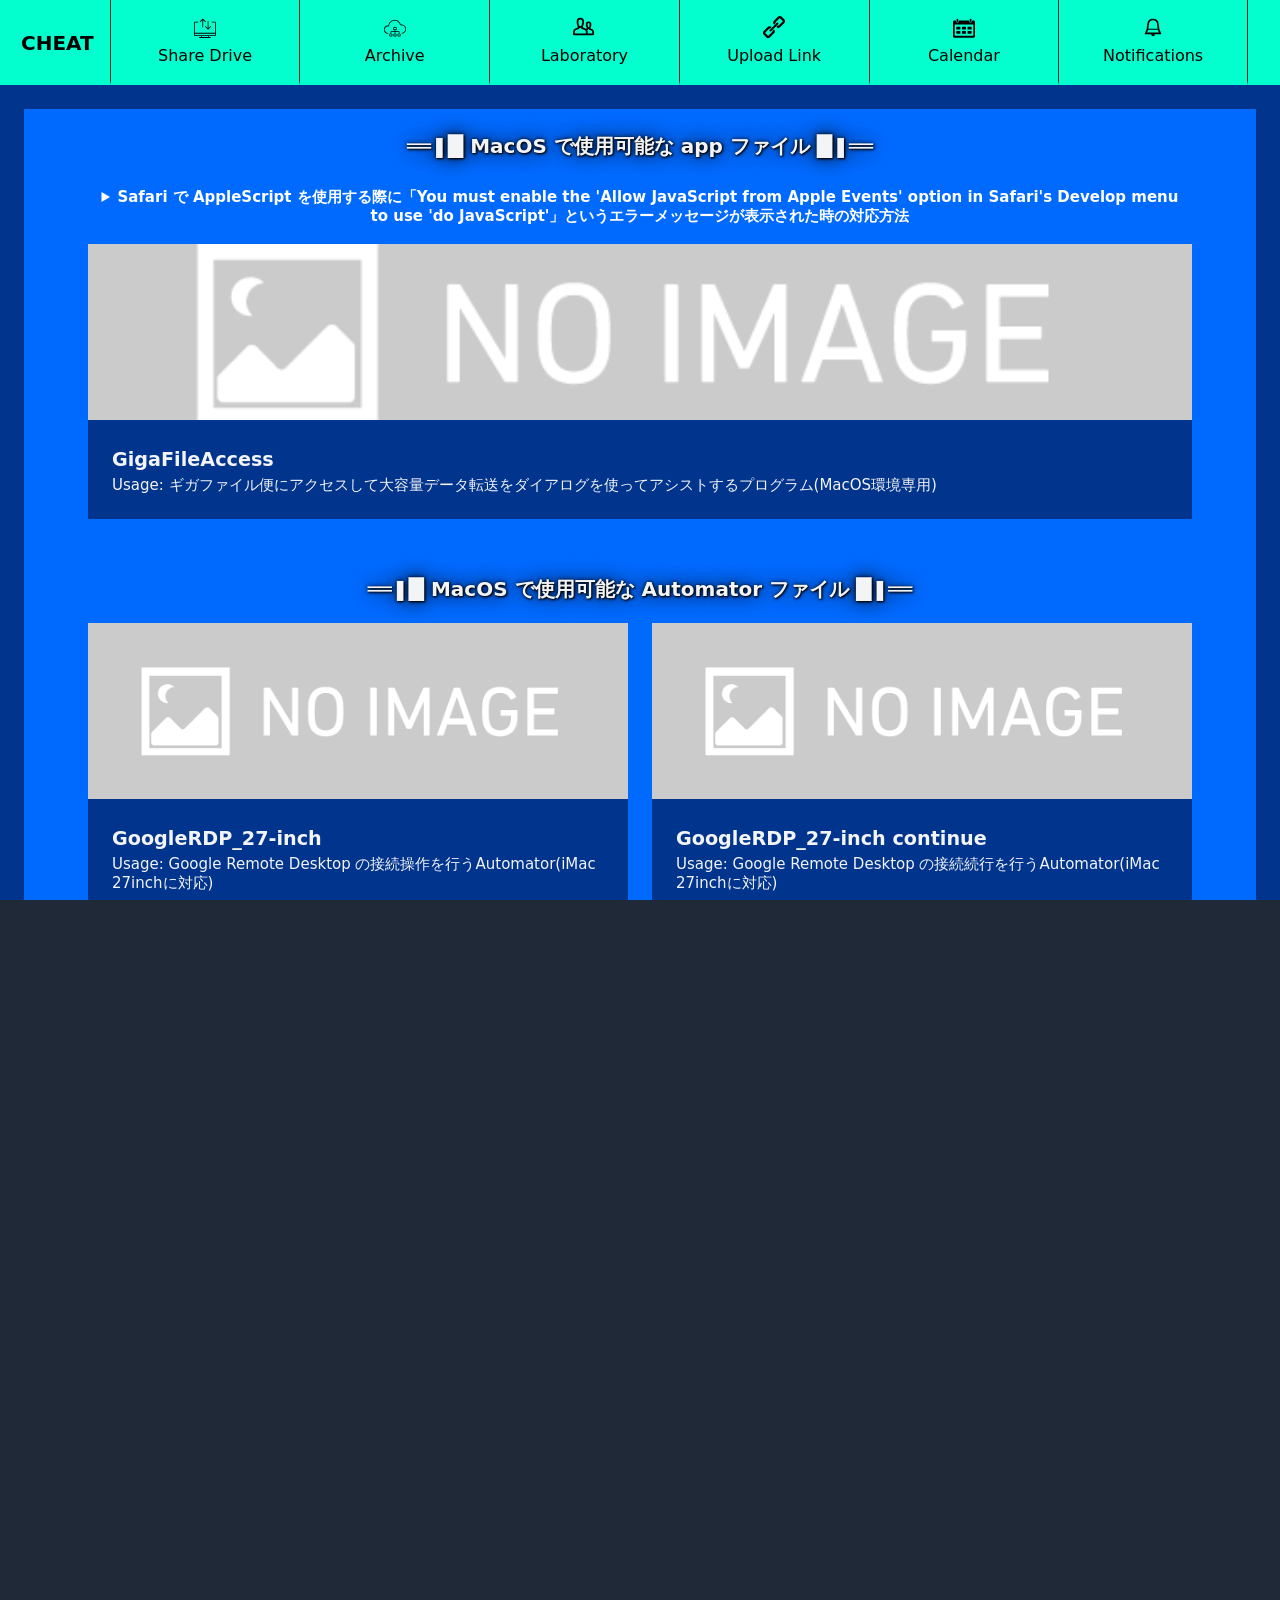
<file: laboratory/automator/top.html>
<!DOCTYPE html>
<html>
  <head>
    <meta charset="UTF-8">
    <title>Automator</title>
    <meta name="viewport" content="width=device-width, initial-scale=1">
    <link rel="stylesheet" href="../../css/header.css">
    <link rel="stylesheet" href="../../css/reset.min.css">
    <link rel="stylesheet" href="../../css/style.css">
    <link rel="stylesheet" href="../lab_css/automator.css">
    <!-- Google tag (gtag.js) -->
    <script async src="https://www.googletagmanager.com/gtag/js?id=G-7MY5P9TV7J"></script>
    <script>
      window.dataLayer = window.dataLayer || [];
      function gtag(){dataLayer.push(arguments);}
      gtag('js', new Date());
      gtag('config', 'G-7MY5P9TV7J');
    </script>
  </head>
  <body>
    <header class="site-header">
      <div class="site-header__wrapper">
        <div class="site-header__start">
          <a href="../../laboratory/top" class="brand">CHEAT</a>
        </div>
        <div class="site-header__middle">
          <nav class="nav">
            <button  class="nav__toggle"  aria-expanded="false"  type="button" aria-haspopup="true" aria-label="menu">
              menu
            </button>
            <ul class="nav__wrapper">
              <!-- <li class="nav__item">
                <a href="../../index">
                  <svg viewBox="0 0 24 24" width="24px" height="24px" x="0" y="0" preserveAspectRatio="xMinYMin meet" class="nav-icon" focusable="false" xmlns="http://www.w3.org/2000/svg">
                    <path d="M22,9.45,12.85,3.26A1.52,1.52,0,0,0,12,3a1.49,1.49,0,0,0-.84.26L2,9.45,3.06,11,4,10.37V20a1,1,0,0,0,1,1h5V16h4v5h5a1,1,0,0,0,1-1V10.37l.94.63Z" class="active-item" style="fill-opacity: 1"></path>
                    <path d="M22,9.45L12.85,3.26a1.5,1.5,0,0,0-1.69,0L2,9.45,3.06,11,4,10.37V20a1,1,0,0,0,1,1h6V16h2v5h6a1,1,0,0,0,1-1V10.37L20.94,11ZM18,19H15V15a1,1,0,0,0-1-1H10a1,1,0,0,0-1,1v4H6V8.89l6-4,6,4V19Z" class="inactive-item" style="fill: currentColor"></path>
                  </svg>
                  <span>Home</span>
                </a>
              </li> -->
              <li class="nav__item">
                <a href="../../share_drive/top">
                  <svg viewBox="0 -25 200 200" width="200px" height="200px" preserveAspectRatio="xMinYMin meet" class="nav-icon" focusable="false" xmlns="http://www.w3.org/2000/svg">
                    <path d="M53.585,185.942a7.556,7.556,0,0,1-7.547-7.548v-4.528a7.555,7.555,0,0,1,7.547-7.547H64.906v-9.812H7.547A7.556,7.556,0,0,1,0,148.961V35a7.555,7.555,0,0,1,7.547-7.547H37.736V35H7.547v93.208H192.453V35H161.51V27.451h30.943A7.555,7.555,0,0,1,200,35V148.961a7.556,7.556,0,0,1-7.547,7.547H135.095v9.812h11.321a7.555,7.555,0,0,1,7.547,7.547v4.528a7.556,7.556,0,0,1-7.547,7.548Zm0-7.548h92.831v-4.528H53.585ZM72.453,166.32h55.094v-9.812H72.453ZM7.547,148.961H192.453V135.753H7.547ZM125.282,97.428,101.105,73.252a3.774,3.774,0,0,1,5.337-5.337l17.709,17.709V23.4a3.774,3.774,0,0,1,7.547,0V85.675l17.76-17.76a3.773,3.773,0,0,1,5.336,5.337L130.618,97.428a3.774,3.774,0,0,1-5.337,0ZM75.824,75.138V12.909L58.115,30.618a3.774,3.774,0,1,1-5.337-5.337L76.955,1.105a3.774,3.774,0,0,1,5.337,0l24.176,24.176a3.773,3.773,0,1,1-5.336,5.337l-17.76-17.76V75.138a3.774,3.774,0,0,1-7.547,0Z" class="active-item" style="fill: currentColor"></path>
                  </svg>
                  <span>Share Drive</span>
                </a>
              </li>
              <li class="nav__item">
                <a href="../../archive/top">
                  <svg viewBox="0 -35 200 200" width="200px" height="200px" x="0" y="0" preserveAspectRatio="xMinYMin meet" class="nav-icon" focusable="false" xmlns="http://www.w3.org/2000/svg">
                    <path d="M129.747,150.842a6.734,6.734,0,0,1-6.734-6.734V131.987a6.734,6.734,0,0,1,6.734-6.735h4.041v-13.8H103.365v13.8h3.485a6.734,6.734,0,0,1,6.734,6.735v12.121a6.734,6.734,0,0,1-6.734,6.734H92.71a6.734,6.734,0,0,1-6.734-6.734V131.987a6.734,6.734,0,0,1,6.734-6.735h3.922v-13.8H65.773v13.8h4.041a6.734,6.734,0,0,1,6.734,6.735v12.121a6.734,6.734,0,0,1-6.734,6.734H55a6.734,6.734,0,0,1-6.734-6.734V131.987A6.734,6.734,0,0,1,55,125.253h4.04V108.081a3.367,3.367,0,0,1,3.367-3.367H96.632V92.256H89.342a6.734,6.734,0,0,1-6.734-6.734V73.4a6.734,6.734,0,0,1,6.734-6.734h20.876a6.734,6.734,0,0,1,6.734,6.734V85.522a6.734,6.734,0,0,1-6.734,6.734h-6.853v12.458h33.788a3.367,3.367,0,0,1,3.367,3.367v17.172h4.04a6.735,6.735,0,0,1,6.735,6.735v12.121a6.734,6.734,0,0,1-6.735,6.734Zm0-6.734h14.815V131.987H129.747Zm-37.037,0h14.141V131.987H92.71Zm-37.71,0H69.814V131.987H55ZM89.342,85.522h20.876V73.4H89.342Zm-50.505,40.4h-1.8a37.037,37.037,0,1,1,0-74.074c.963,0,1.941.038,2.907.113a56.057,56.057,0,0,1,5.773-20.384,57.022,57.022,0,0,1,5.5-8.833A57.39,57.39,0,0,1,96.97,0,57.552,57.552,0,0,1,144.5,25.226a56.153,56.153,0,0,1,7.761,16.9A42.116,42.116,0,0,1,200,83.838a42.1,42.1,0,0,1-39.277,42v-6.75a35.356,35.356,0,1,0-13.7-68.89,50.363,50.363,0,0,0-31.9-40.119A50.651,50.651,0,0,0,55.09,28.853,49.722,49.722,0,0,0,46.465,56.9c0,1.055.035,2.136.1,3.213a30.31,30.31,0,1,0-9.53,59.077h1.8v6.733h0Z" class="active-item" style="fill: currentColor"></path>
                  </svg>
                  <span>Archive</span>
                </a>
              </li>
              <li class="nav__item">
                <a href="../top">
                  <svg viewBox="0 0 24 24" width="24px" height="24px" x="0" y="0" preserveAspectRatio="xMinYMin meet" class="nav-icon" focusable="false" xmlns="http://www.w3.org/2000/svg">
                    <path d="M16,17.85V20a1,1,0,0,1-1,1H1a1,1,0,0,1-1-1V17.85a4,4,0,0,1,2.55-3.73l2.95-1.2V11.71l-0.73-1.3A6,6,0,0,1,4,7.47V6a4,4,0,0,1,4.39-4A4.12,4.12,0,0,1,12,6.21V7.47a6,6,0,0,1-.77,2.94l-0.73,1.3v1.21l2.95,1.2A4,4,0,0,1,16,17.85Zm4.75-3.65L19,13.53v-1a6,6,0,0,0,1-3.31V9a3,3,0,0,0-6,0V9.18a6,6,0,0,0,.61,2.58A3.61,3.61,0,0,0,16,13a3.62,3.62,0,0,1,2,3.24V21h4a1,1,0,0,0,1-1V17.47A3.5,3.5,0,0,0,20.75,14.2Z" class="inactive-item" style="fill-opacity: 1"></path>
                    <path d="M20.74,14.2L19,13.54V12.86l0.25-.41A5,5,0,0,0,20,9.82V9a3,3,0,0,0-6,0V9.82a5,5,0,0,0,.75,2.63L15,12.86v0.68l-1,.37a4,4,0,0,0-.58-0.28l-2.45-1V10.83A8,8,0,0,0,12,7V6A4,4,0,0,0,4,6V7a8,8,0,0,0,1,3.86v1.84l-2.45,1A4,4,0,0,0,0,17.35V20a1,1,0,0,0,1,1H22a1,1,0,0,0,1-1V17.47A3.5,3.5,0,0,0,20.74,14.2ZM16,8.75a1,1,0,0,1,2,0v1.44a3,3,0,0,1-.38,1.46l-0.33.6a0.25,0.25,0,0,1-.22.13H16.93a0.25,0.25,0,0,1-.22-0.13l-0.33-.6A3,3,0,0,1,16,10.19V8.75ZM6,5.85a2,2,0,0,1,4,0V7.28a6,6,0,0,1-.71,2.83L9,10.72a1,1,0,0,1-.88.53H7.92A1,1,0,0,1,7,10.72l-0.33-.61A6,6,0,0,1,6,7.28V5.85ZM14,19H2V17.25a2,2,0,0,1,1.26-1.86L7,13.92v-1a3,3,0,0,0,1,.18H8a3,3,0,0,0,1-.18v1l3.72,1.42A2,2,0,0,1,14,17.21V19Zm7,0H16V17.35a4,4,0,0,0-.55-2l1.05-.4V14.07a2,2,0,0,0,.4.05h0.2a2,2,0,0,0,.4-0.05v0.88l2.53,1a1.5,1.5,0,0,1,1,1.4V19Z" class="active-item" style="fill: currentColor"></path>
                  </svg>
                  <span>Laboratory</span>
                </a>
              </li>
              <li class="nav__item">
                <a href="../../upload-link/app">
                  <svg viewBox="0 0 200 200" width="200px" height="200px" x="0" y="0" preserveAspectRatio="xMinYMin meet" class="nav-icon" focusable="false" xmlns="http://www.w3.org/2000/svg">
                    <path d="M153.2 0a24.32 24.32 0 0 0-16.92 6.7L100 42.98a24.31 24.31 0 0 0 .77 34.32l.54.53 14.4-14.39-.55-.54a4.08 4.08 0 0 1-.77-5.52l36.27-36.27a4.09 4.09 0 0 1 5.53.77l21.92 21.93a4.08 4.08 0 0 1 .78 5.53L142.63 85.6a4.08 4.08 0 0 1-5.52-.77l-.55-.55-14.39 14.4.54.54a24.3 24.3 0 0 0 34.32.77l36.26-36.27a24.31 24.31 0 0 0-.77-34.31L170.6 7.48A24.32 24.32 0 0 0 153.2 0Zm-21.32 59.4a8.85 8.85 0 0 0-6.38 2.58L67.6 119.87l-5.63 5.63A8.85 8.85 0 1 0 74.5 138l5.62-5.62L94.52 118l23.47-23.48 14.4-14.39L138 74.5a8.85 8.85 0 0 0-6.13-15.1Zm-71.2 33.92A24.3 24.3 0 0 0 42.97 100L6.7 136.27a24.31 24.31 0 0 0 .77 34.31l21.92 21.93a24.31 24.31 0 0 0 34.32.77l36.27-36.26a24.3 24.3 0 0 0-.78-34.32l-.54-.53-14.39 14.39.54.53a4.08 4.08 0 0 1 .77 5.53L49.32 178.9a4.08 4.08 0 0 1-5.52-.77l-21.93-21.93a4.08 4.08 0 0 1-.77-5.53l36.26-36.26a4.08 4.08 0 0 1 5.53.77l.54.54 14.4-14.4-.54-.53a24.3 24.3 0 0 0-16.6-7.46Z" class="active-item" style="fill: currentColor"></path>
                  </svg>
                  <span>Upload Link</span>
                </a>
              </li>
              <li class="nav__item">
                <a onclick="authentication()">
                  <svg viewBox="0 -25 200 200" width="200px" height="200px" x="0" y="0" preserveAspectRatio="xMinYMin meet" class="nav-icon" focusable="false" xmlns="http://www.w3.org/2000/svg">
                    <path d="M39.8,0a7.545,7.545,0,0,0-7.559,7.565V21.93A7.545,7.545,0,0,0,39.8,29.495h.83A7.55,7.55,0,0,0,48.2,21.93V7.565A7.55,7.55,0,0,0,40.634,0ZM159.7,0a7.55,7.55,0,0,0-7.565,7.565V21.93a7.55,7.55,0,0,0,7.565,7.565h.83a7.545,7.545,0,0,0,7.559-7.565V7.565A7.545,7.545,0,0,0,160.533,0ZM11.881,15.287A11.881,11.881,0,0,0,0,27.168V159.842a11.881,11.881,0,0,0,11.881,11.881H188.119A11.881,11.881,0,0,0,200,159.842V27.168a11.881,11.881,0,0,0-11.881-11.881H172.646v7.774a11.881,11.881,0,0,1-11.881,11.881h-1.3a11.881,11.881,0,0,1-11.881-11.881V15.287H52.759v7.774A11.881,11.881,0,0,1,40.877,34.942H39.566A11.881,11.881,0,0,1,27.685,23.061V15.287Zm6.927,36.631H181.192a2.97,2.97,0,0,1,2.97,2.97v97.035a2.97,2.97,0,0,1-2.97,2.97H18.808a2.97,2.97,0,0,1-2.97-2.97V54.888A2.97,2.97,0,0,1,18.808,51.917Zm14.55,20.752a2.964,2.964,0,0,0-2.97,2.97V94.692a2.964,2.964,0,0,0,2.97,2.97H64a2.964,2.964,0,0,0,2.97-2.97V75.64A2.964,2.964,0,0,0,64,72.669Zm50.9,0a2.964,2.964,0,0,0-2.97,2.97V94.692a2.964,2.964,0,0,0,2.97,2.97H114.9a2.964,2.964,0,0,0,2.97-2.97V75.64a2.964,2.964,0,0,0-2.97-2.97Zm50.908,0a2.964,2.964,0,0,0-2.97,2.97V94.692a2.964,2.964,0,0,0,2.97,2.97H165.8a2.964,2.964,0,0,0,2.97-2.97V75.64a2.964,2.964,0,0,0-2.97-2.97ZM33.358,112.293a2.964,2.964,0,0,0-2.97,2.97v19.052a2.964,2.964,0,0,0,2.97,2.97H64a2.964,2.964,0,0,0,2.97-2.97V115.264a2.964,2.964,0,0,0-2.97-2.97Zm50.9,0a2.964,2.964,0,0,0-2.97,2.97v19.052a2.964,2.964,0,0,0,2.97,2.97H114.9a2.964,2.964,0,0,0,2.97-2.97V115.264a2.964,2.964,0,0,0-2.97-2.97Zm50.908,0a2.964,2.964,0,0,0-2.97,2.97v19.052a2.964,2.964,0,0,0,2.97,2.97H165.8a2.964,2.964,0,0,0,2.97-2.97V115.264a2.964,2.964,0,0,0-2.97-2.97Z"></path>
                  </svg>
                  <span>Calendar</span>
                </a>
              </li>
              <li class="nav__item">
                <a onclick="notifications()">
                  <svg viewBox="0 0 24 24" width="24px" height="24px" x="0" y="0" preserveAspectRatio="xMinYMin meet" class="nav-icon" focusable="false" xmlns="http://www.w3.org/2000/svg">
                    <path d="M18.94,14H5.06L5.79,8.44A6.26,6.26,0,0,1,12,3h0a6.26,6.26,0,0,1,6.21,5.44Zm2,5-1.71-4H4.78L3.06,19a0.71,0.71,0,0,0-.06.28,0.75,0.75,0,0,0,.75.76H10a2,2,0,1,0,4,0h6.27A0.74,0.74,0,0,0,20.94,19Z" class="inactive-item" style="fill-opacity: 1"></path>
                    <path d="M20.94,19L19,14.49s-0.41-3.06-.8-6.06A6.26,6.26,0,0,0,12,3h0A6.26,6.26,0,0,0,5.79,8.44L5,14.49,3.06,19a0.71,0.71,0,0,0-.06.28,0.75,0.75,0,0,0,.75.76H10a2,2,0,1,0,4,0h6.27A0.74,0.74,0,0,0,20.94,19ZM12,4.75h0a4.39,4.39,0,0,1,4.35,3.81c0.28,2.1.56,4.35,0.7,5.44H7L7.65,8.56A4.39,4.39,0,0,1,12,4.75ZM5.52,18l1.3-3H17.18l1.3,3h-13Z" class="active-item" style="fill: currentColor"></path>
                  </svg>
                  <span>Notifications</span>
                </a>
              </li>
            </ul>
          </nav>
        </div>
      </div>
    </header>
    <body>
      <div class="outerMargin outerMargin-bgColor">
        <section class="middleMargin-bgColor middleMargin-textColor">
          <div class="container innerMargin  sm:grid-rows-6">
            <p class="sub_title">
              <b>══❚█ MacOS で使用可能な app ファイル █❚══</b>
            </p>
            <details style="color: white; padding-bottom: 10px;">
              <summary style="text-align: center; color: white;">Safari で AppleScript を使用する際に「You must enable the 'Allow JavaScript from Apple Events' option in Safari's Develop menu to use 'do JavaScript'」というエラーメッセージが表示された時の対応方法</summary>
                Safari  を開いてメニューバーの Safari &gt; 設定… &gt; 詳細 &gt;「メニューバーに"開発"メニューを表示」にチェックを入れる。
                <br>
                <br>
                「開発」メニューがメニューバーに表示されるようになったら「開発」メニューをクリックして展開し、「Apple EventからのJavaScriptを許可」をクリックして有効にする。
                <br>
                <br>
            </details>
            <div class="grid division-1 gridGap"> <!-- 「MacOS で使用可能な app ファイル」にコンテンツが2つ以上ある場合「sm:division-2」「lg:division-3」を「gridGap」の後ろに追加 -->
              <div class="group hover:no-underline focus:no-underline outerMargin-bgColor">
                <a href="">
                  <img class="replaceElement imgWidth-100 imgHeight-11rem img404-bgColor" src="../../img/404.png">
                </a>
                <div class="innerMargin releaseDate-while">
                  <a href="./GigaFileAccess" download="GigaFileAccess">
                    <h3 class="titleSize titleSemibold group-hover:underline group-focus:underline">
                      GigaFileAccess
                    </h3>
                    <span class="releaseDate releaseDate-textColor"></span>
                    <p>Usage: ギガファイル便にアクセスして大容量データ転送をダイアログを使ってアシストするプログラム(MacOS環境専用)</p>
                  </a>
                </div>
              </div>
            </div>
            <br>
            <br>
            <br>
            <p class="sub_title">
              <b>══❚█ MacOS で使用可能な Automator ファイル █❚══</b>
            </p>
            <div class="grid division-1 gridGap sm:division-2"> <!-- 「MacOS で使用可能な Automator ファイル」にコンテンツが6つ以上ある場合「sm:division-2」の後ろに「lg:division-3」を追加 -->
              <div class="group hover:no-underline focus:no-underline outerMargin-bgColor">
                <a href="">
                  <img class="replaceElement imgWidth-100 imgHeight-11rem img404-bgColor" src="../../img/404.png">
                </a>
                <div class="innerMargin releaseDate-while">
                  <a href="./GoogleRDP_27-inch.zip" download="GoogleRDP_27-inch.zip">
                    <h3 class="titleSize titleSemibold group-hover:underline group-focus:underline">
                      GoogleRDP_27-inch
                    </h3>
                    <span class="releaseDate releaseDate-textColor"></span>
                    <p>
                      Usage: Google Remote Desktop の接続操作を行うAutomator(iMac 27inchに対応)
                    </p>
                  </a>
                </div>
              </div>
              <div class="group hover:no-underline focus:no-underline outerMargin-bgColor">
                <a href="">
                  <img class="replaceElement imgWidth-100 imgHeight-11rem img404-bgColor" src="../../img/404.png">
                </a>
                <div class="innerMargin releaseDate-while">
                  <a href="./GoogleRDP_27-inch continue.zip" download="GoogleRDP_27-inch continue.zip">
                    <h3 class="titleSize titleSemibold group-hover:underline group-focus:underline">
                      GoogleRDP_27-inch continue
                    </h3>
                    <span class="releaseDate releaseDate-textColor"></span>
                    <p>
                      Usage: Google Remote Desktop の接続続行を行うAutomator(iMac 27inchに対応)
                    </p>
                  </a>
                </div>
              </div>
              <div class="group hover:no-underline focus:no-underline outerMargin-bgColor">
                <a href="">
                  <img class="replaceElement imgWidth-100 imgHeight-11rem img404-bgColor" src="../../img/404.png">
                </a>
                <div class="innerMargin releaseDate-while">
                  <a href="./MonthlyDataCollection_15-inch.zip" download="MonthlyDataCollection_15-inch.zip">
                    <h3 class="titleSize titleSemibold group-hover:underline group-focus:underline">
                      MonthlyDataCollection_15-inch
                    </h3>
                    <span class="releaseDate releaseDate-textColor"></span>
                    <p>
                      Usage: Google Analytics と はぴeみる電 にあるデータ(csvとpdf)をダウンロードするAutomator(MacBook Pro 15inchに対応)
                    </p>
                  </a>
                </div>
              </div>
              <div class="group hover:no-underline focus:no-underline outerMargin-bgColor">
                <a href="">
                  <img class="replaceElement imgWidth-100 imgHeight-11rem img404-bgColor" src="../../img/404.png">
                </a>
                <div class="innerMargin releaseDate-while">
                  <a href="./MonthlyDataCollection_27-inch.zip" download="MonthlyDataCollection_27-inch.zip">
                    <h3 class="titleSize titleSemibold group-hover:underline group-focus:underline">
                      MonthlyDataCollection_27-inch
                    </h3>
                    <span class="releaseDate releaseDate-textColor"></span>
                    <p>
                      Usage: Google Analytics と はぴeみる電 にあるデータ(csvとpdf)をダウンロードするAutomator(iMac 27inchに対応)
                    </p>
                  </a>
                </div>
              </div>
            </div>
            <br>
            <br>
            <br>
            <p class="sub_title">
              <b>══❚█ MacOS・iOS で使用可能なショートカット █❚══</b>
            </p>
            <div class="grid division-1 gridGap sm:division-2 lg:division-3">
              <div class="group hover:no-underline focus:no-underline outerMargin-bgColor">
                <a href="">
                  <img class="replaceElement imgWidth-100 imgHeight-11rem img404-bgColor" src="../../img/404.png">
                </a>
                <div class="innerMargin releaseDate-while">
                  <a href="./CommandFileUpdate.zip" download="CommandFileUpdate.zip">
                    <h3 class="titleSize titleSemibold group-hover:underline group-focus:underline">
                      CommandFileUpdate
                    </h3>
                    <span class="releaseDate releaseDate-textColor"></span>
                    <p>
                      Usage: 指定されたcommandファイルをダウンロード(既存のファイルを置換)して実行可能にするショートカット(MacOS環境対応)
                    </p>
                  </a>
                </div>
              </div>
              <div class="group hover:no-underline focus:no-underline outerMargin-bgColor">
                <a href="">
                  <img class="replaceElement imgWidth-100 imgHeight-11rem img404-bgColor" src="../../img/404.png">
                </a>
                <div class="innerMargin releaseDate-while">
                  <a href="./DevelopShellScript.zip" download="DevelopShellScript.zip">
                    <h3 class="titleSize titleSemibold group-hover:underline group-focus:underline">
                      DevelopShellScript
                    </h3>
                    <span class="releaseDate releaseDate-textColor"></span>
                    <p>
                      Usage: ShellScript開発に必要なドキュメント・ブックマーク、実行可能なshファイルをセッティングするショートカット(MacOS環境対応)
                    </p>
                  </a>
                </div>
              </div>
              <div class="group hover:no-underline focus:no-underline outerMargin-bgColor">
                <a href="">
                  <img class="replaceElement imgWidth-100 imgHeight-11rem img404-bgColor" src="../../img/404.png">
                </a>
                <div class="innerMargin releaseDate-while">
                  <a href="./keepRecords.zip" download="keepRecords.zip">
                    <h3 class="titleSize titleSemibold group-hover:underline group-focus:underline">
                      keepRecords
                    </h3>
                    <span class="releaseDate releaseDate-textColor"></span>
                    <p>
                      Usage: 防犯カメラの記録に必要なファイル等をセッティングするショートカット(MacOS環境対応)
                    </p>
                  </a>
                </div>
              </div>
              <div class="group hover:no-underline focus:no-underline outerMargin-bgColor">
                <a href="">
                  <img class="replaceElement imgWidth-100 imgHeight-11rem img404-bgColor" src="../../img/404.png">
                </a>
                <div class="innerMargin releaseDate-while">
                  <a href="./uploadLink.zip" download="uploadLink.zip">
                    <h3 class="titleSize titleSemibold group-hover:underline group-focus:underline">
                      uploadLink
                    </h3>
                    <span class="releaseDate releaseDate-textColor"></span>
                    <p>
                      Usage: LINEに送信された動画の共有リンク等をまとめるショートカット(MacOS環境対応)
                    </p>
                  </a>
                </div>
              </div>
              <div class="group hover:no-underline focus:no-underline outerMargin-bgColor">
                <a href="">
                  <img class="replaceElement imgWidth-100 imgHeight-11rem img404-bgColor" src="../../img/404.png">
                </a>
                <div class="innerMargin releaseDate-while">
                  <a href="./cheat.netのプログラムファイルを取得.zip" download="cheat.netのプログラムファイルを取得.zip">
                    <h3 class="titleSize titleSemibold group-hover:underline group-focus:underline">
                      cheat.netのプログラムファイルを取得
                    </h3>
                    <span class="releaseDate releaseDate-textColor"></span>
                    <p>
                      Usage: cheat.net上にある全プログラムファイルを取得するショートカット(MacOS環境対応)
                    </p>
                  </a>
                </div>
              </div>
              <div class="group hover:no-underline focus:no-underline outerMargin-bgColor">
                <a href="">
                  <img class="replaceElement imgWidth-100 imgHeight-11rem img404-bgColor" src="../../img/404.png">
                </a>
                <div class="innerMargin releaseDate-while">
                  <a href="./コマンド履歴削除.zip" download="コマンド履歴削除.zip">
                    <h3 class="titleSize titleSemibold group-hover:underline group-focus:underline">
                      コマンド履歴削除
                    </h3>
                    <span class="releaseDate releaseDate-textColor"></span>
                    <p>
                      Usage: コマンドの実行履歴に関するファイルに変更を加えるショートカット(MacOS環境対応)
                    </p>
                  </a>
                </div>
              </div>
              <div class="group hover:no-underline focus:no-underline outerMargin-bgColor">
                <a href="">
                  <img class="replaceElement imgWidth-100 imgHeight-11rem img404-bgColor" src="../../img/404.png">
                </a>
                <div class="innerMargin releaseDate-while">
                  <a href="./マップ上で検索.zip" download="マップ上で検索.zip">
                    <h3 class="titleSize titleSemibold group-hover:underline group-focus:underline">
                      マップ上で検索
                    </h3>
                    <span class="releaseDate releaseDate-textColor"></span>
                    <p>
                      Usage: 実行した場所の現在地を基準にレストラン・コンビニエンスストアを探すショートカット(MacOS／iOS環境対応)
                    </p>
                  </a>
                </div>
              </div>
              <div class="group hover:no-underline focus:no-underline outerMargin-bgColor">
                <a href="">
                  <img class="replaceElement imgWidth-100 imgHeight-11rem img404-bgColor" src="../../img/404.png">
                </a>
                <div class="innerMargin releaseDate-while">
                  <a href="./現在地を記録.zip" download="現在地を記録.zip">
                    <h3 class="titleSize titleSemibold group-hover:underline group-focus:underline">
                      現在地を記録
                    </h3>
                    <span class="releaseDate releaseDate-textColor"></span>
                    <p>
                      Usage: 実行した場所の現在地情報をメモに保存するショートカット(MacOS／iOS環境対応)
                    </p>
                  </a>
                </div>
              </div>
            </div>
          </div>
        </section>
      </div>
    </body>
    <footer class="automatic_laboratory">
      <p class="automatic_laboratory">☆ cheat.net</p>
    </footer>
    <script src="../../js/admin.js"></script>
  </body>
</html>

<style>
  body, html {
    height: 100%;
    background-color: #1f2937;
    font-family: system-ui, sans-serif;
    overflow-x: hidden;
    margin: 0;
  }

  footer {
    width: 100%;
    height: 30px;
  }
</style>
</file>
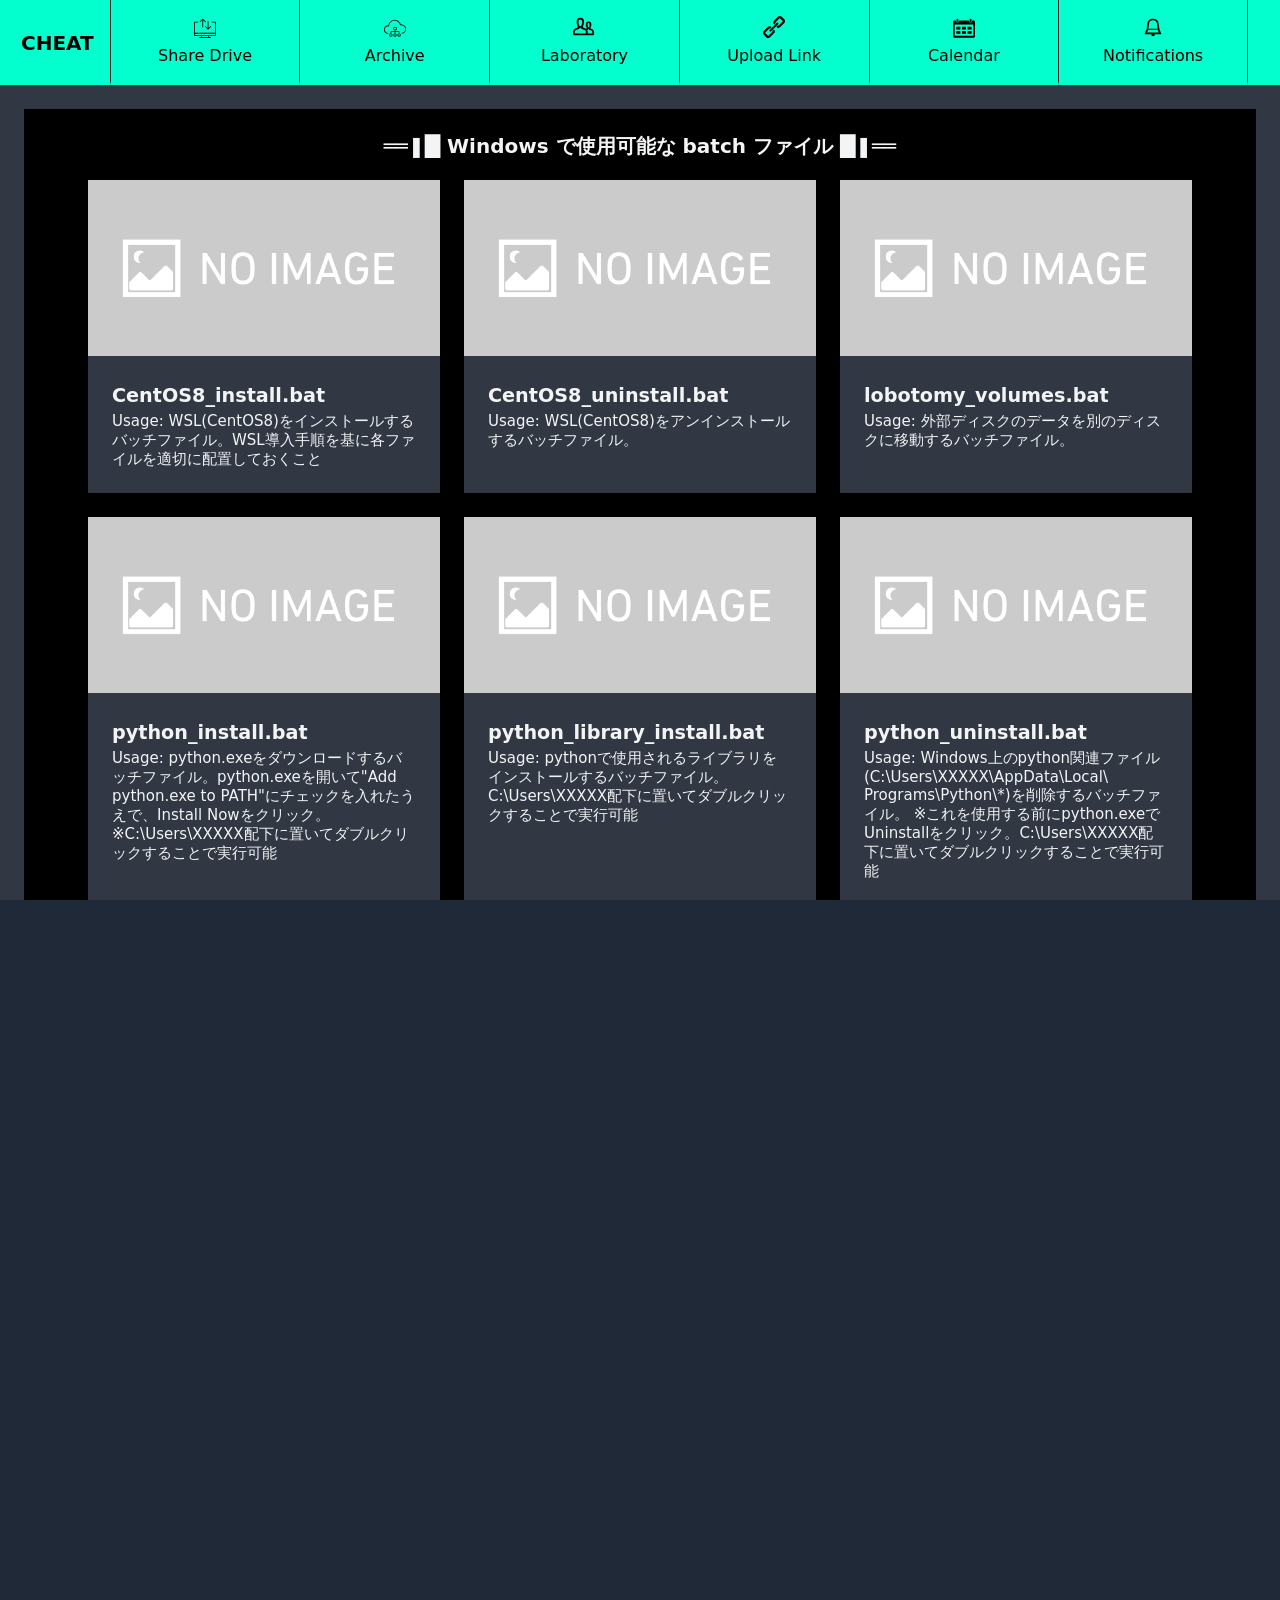
<file: laboratory/batchfile/top.html>
<!DOCTYPE html>
<html>
  <head>
    <meta charset="UTF-8">
    <title>Batchfile／command</title>
    <meta name="viewport" content="width=device-width, initial-scale=1">
    <link rel="stylesheet" href="../../css/header.css">
    <link rel="stylesheet" href="../../css/reset.min.css">
    <link rel="stylesheet" href="../../css/style.css">
    <link rel="stylesheet" href="../lab_css/batchfile.css">
    <!-- Google tag (gtag.js) -->
    <script async src="https://www.googletagmanager.com/gtag/js?id=G-7MY5P9TV7J"></script>
    <script>
      window.dataLayer = window.dataLayer || [];
      function gtag(){dataLayer.push(arguments);}
      gtag('js', new Date());
      gtag('config', 'G-7MY5P9TV7J');
    </script>
  </head>
  <body>
    <header class="site-header">
      <div class="site-header__wrapper">
        <div class="site-header__start">
          <a href="../../laboratory/top" class="brand">CHEAT</a>
        </div>
        <div class="site-header__middle">
          <nav class="nav">
            <button  class="nav__toggle"  aria-expanded="false"  type="button" aria-haspopup="true" aria-label="menu">
              menu
            </button>
            <ul class="nav__wrapper">
              <!-- <li class="nav__item">
                <a href="../../index">
                  <svg viewBox="0 0 24 24" width="24px" height="24px" x="0" y="0" preserveAspectRatio="xMinYMin meet" class="nav-icon" focusable="false" xmlns="http://www.w3.org/2000/svg">
                    <path d="M22,9.45,12.85,3.26A1.52,1.52,0,0,0,12,3a1.49,1.49,0,0,0-.84.26L2,9.45,3.06,11,4,10.37V20a1,1,0,0,0,1,1h5V16h4v5h5a1,1,0,0,0,1-1V10.37l.94.63Z" class="active-item" style="fill-opacity: 1"></path>
                    <path d="M22,9.45L12.85,3.26a1.5,1.5,0,0,0-1.69,0L2,9.45,3.06,11,4,10.37V20a1,1,0,0,0,1,1h6V16h2v5h6a1,1,0,0,0,1-1V10.37L20.94,11ZM18,19H15V15a1,1,0,0,0-1-1H10a1,1,0,0,0-1,1v4H6V8.89l6-4,6,4V19Z" class="inactive-item" style="fill: currentColor"></path>
                  </svg>
                  <span>Home</span>
                </a>
              </li> -->
              <li class="nav__item">
                <a href="../../share_drive/top">
                  <svg viewBox="0 -25 200 200" width="200px" height="200px" preserveAspectRatio="xMinYMin meet" class="nav-icon" focusable="false" xmlns="http://www.w3.org/2000/svg">
                    <path d="M53.585,185.942a7.556,7.556,0,0,1-7.547-7.548v-4.528a7.555,7.555,0,0,1,7.547-7.547H64.906v-9.812H7.547A7.556,7.556,0,0,1,0,148.961V35a7.555,7.555,0,0,1,7.547-7.547H37.736V35H7.547v93.208H192.453V35H161.51V27.451h30.943A7.555,7.555,0,0,1,200,35V148.961a7.556,7.556,0,0,1-7.547,7.547H135.095v9.812h11.321a7.555,7.555,0,0,1,7.547,7.547v4.528a7.556,7.556,0,0,1-7.547,7.548Zm0-7.548h92.831v-4.528H53.585ZM72.453,166.32h55.094v-9.812H72.453ZM7.547,148.961H192.453V135.753H7.547ZM125.282,97.428,101.105,73.252a3.774,3.774,0,0,1,5.337-5.337l17.709,17.709V23.4a3.774,3.774,0,0,1,7.547,0V85.675l17.76-17.76a3.773,3.773,0,0,1,5.336,5.337L130.618,97.428a3.774,3.774,0,0,1-5.337,0ZM75.824,75.138V12.909L58.115,30.618a3.774,3.774,0,1,1-5.337-5.337L76.955,1.105a3.774,3.774,0,0,1,5.337,0l24.176,24.176a3.773,3.773,0,1,1-5.336,5.337l-17.76-17.76V75.138a3.774,3.774,0,0,1-7.547,0Z" class="active-item" style="fill: currentColor"></path>
                  </svg>
                  <span>Share Drive</span>
                </a>
              </li>
              <li class="nav__item">
                <a href="../../archive/top">
                  <svg viewBox="0 -35 200 200" width="200px" height="200px" x="0" y="0" preserveAspectRatio="xMinYMin meet" class="nav-icon" focusable="false" xmlns="http://www.w3.org/2000/svg">
                    <path d="M129.747,150.842a6.734,6.734,0,0,1-6.734-6.734V131.987a6.734,6.734,0,0,1,6.734-6.735h4.041v-13.8H103.365v13.8h3.485a6.734,6.734,0,0,1,6.734,6.735v12.121a6.734,6.734,0,0,1-6.734,6.734H92.71a6.734,6.734,0,0,1-6.734-6.734V131.987a6.734,6.734,0,0,1,6.734-6.735h3.922v-13.8H65.773v13.8h4.041a6.734,6.734,0,0,1,6.734,6.735v12.121a6.734,6.734,0,0,1-6.734,6.734H55a6.734,6.734,0,0,1-6.734-6.734V131.987A6.734,6.734,0,0,1,55,125.253h4.04V108.081a3.367,3.367,0,0,1,3.367-3.367H96.632V92.256H89.342a6.734,6.734,0,0,1-6.734-6.734V73.4a6.734,6.734,0,0,1,6.734-6.734h20.876a6.734,6.734,0,0,1,6.734,6.734V85.522a6.734,6.734,0,0,1-6.734,6.734h-6.853v12.458h33.788a3.367,3.367,0,0,1,3.367,3.367v17.172h4.04a6.735,6.735,0,0,1,6.735,6.735v12.121a6.734,6.734,0,0,1-6.735,6.734Zm0-6.734h14.815V131.987H129.747Zm-37.037,0h14.141V131.987H92.71Zm-37.71,0H69.814V131.987H55ZM89.342,85.522h20.876V73.4H89.342Zm-50.505,40.4h-1.8a37.037,37.037,0,1,1,0-74.074c.963,0,1.941.038,2.907.113a56.057,56.057,0,0,1,5.773-20.384,57.022,57.022,0,0,1,5.5-8.833A57.39,57.39,0,0,1,96.97,0,57.552,57.552,0,0,1,144.5,25.226a56.153,56.153,0,0,1,7.761,16.9A42.116,42.116,0,0,1,200,83.838a42.1,42.1,0,0,1-39.277,42v-6.75a35.356,35.356,0,1,0-13.7-68.89,50.363,50.363,0,0,0-31.9-40.119A50.651,50.651,0,0,0,55.09,28.853,49.722,49.722,0,0,0,46.465,56.9c0,1.055.035,2.136.1,3.213a30.31,30.31,0,1,0-9.53,59.077h1.8v6.733h0Z" class="active-item" style="fill: currentColor"></path>
                  </svg>
                  <span>Archive</span>
                </a>
              </li>
              <li class="nav__item">
                <a href="../top">
                  <svg viewBox="0 0 24 24" width="24px" height="24px" x="0" y="0" preserveAspectRatio="xMinYMin meet" class="nav-icon" focusable="false" xmlns="http://www.w3.org/2000/svg">
                    <path d="M16,17.85V20a1,1,0,0,1-1,1H1a1,1,0,0,1-1-1V17.85a4,4,0,0,1,2.55-3.73l2.95-1.2V11.71l-0.73-1.3A6,6,0,0,1,4,7.47V6a4,4,0,0,1,4.39-4A4.12,4.12,0,0,1,12,6.21V7.47a6,6,0,0,1-.77,2.94l-0.73,1.3v1.21l2.95,1.2A4,4,0,0,1,16,17.85Zm4.75-3.65L19,13.53v-1a6,6,0,0,0,1-3.31V9a3,3,0,0,0-6,0V9.18a6,6,0,0,0,.61,2.58A3.61,3.61,0,0,0,16,13a3.62,3.62,0,0,1,2,3.24V21h4a1,1,0,0,0,1-1V17.47A3.5,3.5,0,0,0,20.75,14.2Z" class="inactive-item" style="fill-opacity: 1"></path>
                    <path d="M20.74,14.2L19,13.54V12.86l0.25-.41A5,5,0,0,0,20,9.82V9a3,3,0,0,0-6,0V9.82a5,5,0,0,0,.75,2.63L15,12.86v0.68l-1,.37a4,4,0,0,0-.58-0.28l-2.45-1V10.83A8,8,0,0,0,12,7V6A4,4,0,0,0,4,6V7a8,8,0,0,0,1,3.86v1.84l-2.45,1A4,4,0,0,0,0,17.35V20a1,1,0,0,0,1,1H22a1,1,0,0,0,1-1V17.47A3.5,3.5,0,0,0,20.74,14.2ZM16,8.75a1,1,0,0,1,2,0v1.44a3,3,0,0,1-.38,1.46l-0.33.6a0.25,0.25,0,0,1-.22.13H16.93a0.25,0.25,0,0,1-.22-0.13l-0.33-.6A3,3,0,0,1,16,10.19V8.75ZM6,5.85a2,2,0,0,1,4,0V7.28a6,6,0,0,1-.71,2.83L9,10.72a1,1,0,0,1-.88.53H7.92A1,1,0,0,1,7,10.72l-0.33-.61A6,6,0,0,1,6,7.28V5.85ZM14,19H2V17.25a2,2,0,0,1,1.26-1.86L7,13.92v-1a3,3,0,0,0,1,.18H8a3,3,0,0,0,1-.18v1l3.72,1.42A2,2,0,0,1,14,17.21V19Zm7,0H16V17.35a4,4,0,0,0-.55-2l1.05-.4V14.07a2,2,0,0,0,.4.05h0.2a2,2,0,0,0,.4-0.05v0.88l2.53,1a1.5,1.5,0,0,1,1,1.4V19Z" class="active-item" style="fill: currentColor"></path>
                  </svg>
                  <span>Laboratory</span>
                </a>
              </li>
              <li class="nav__item">
                <a href="../../upload-link/app">
                  <svg viewBox="0 0 200 200" width="200px" height="200px" x="0" y="0" preserveAspectRatio="xMinYMin meet" class="nav-icon" focusable="false" xmlns="http://www.w3.org/2000/svg">
                    <path d="M153.2 0a24.32 24.32 0 0 0-16.92 6.7L100 42.98a24.31 24.31 0 0 0 .77 34.32l.54.53 14.4-14.39-.55-.54a4.08 4.08 0 0 1-.77-5.52l36.27-36.27a4.09 4.09 0 0 1 5.53.77l21.92 21.93a4.08 4.08 0 0 1 .78 5.53L142.63 85.6a4.08 4.08 0 0 1-5.52-.77l-.55-.55-14.39 14.4.54.54a24.3 24.3 0 0 0 34.32.77l36.26-36.27a24.31 24.31 0 0 0-.77-34.31L170.6 7.48A24.32 24.32 0 0 0 153.2 0Zm-21.32 59.4a8.85 8.85 0 0 0-6.38 2.58L67.6 119.87l-5.63 5.63A8.85 8.85 0 1 0 74.5 138l5.62-5.62L94.52 118l23.47-23.48 14.4-14.39L138 74.5a8.85 8.85 0 0 0-6.13-15.1Zm-71.2 33.92A24.3 24.3 0 0 0 42.97 100L6.7 136.27a24.31 24.31 0 0 0 .77 34.31l21.92 21.93a24.31 24.31 0 0 0 34.32.77l36.27-36.26a24.3 24.3 0 0 0-.78-34.32l-.54-.53-14.39 14.39.54.53a4.08 4.08 0 0 1 .77 5.53L49.32 178.9a4.08 4.08 0 0 1-5.52-.77l-21.93-21.93a4.08 4.08 0 0 1-.77-5.53l36.26-36.26a4.08 4.08 0 0 1 5.53.77l.54.54 14.4-14.4-.54-.53a24.3 24.3 0 0 0-16.6-7.46Z" class="active-item" style="fill: currentColor"></path>
                  </svg>
                  <span>Upload Link</span>
                </a>
              </li>
              <li class="nav__item">
                <a onclick="authentication()">
                  <svg viewBox="0 -25 200 200" width="200px" height="200px" x="0" y="0" preserveAspectRatio="xMinYMin meet" class="nav-icon" focusable="false" xmlns="http://www.w3.org/2000/svg">
                    <path d="M39.8,0a7.545,7.545,0,0,0-7.559,7.565V21.93A7.545,7.545,0,0,0,39.8,29.495h.83A7.55,7.55,0,0,0,48.2,21.93V7.565A7.55,7.55,0,0,0,40.634,0ZM159.7,0a7.55,7.55,0,0,0-7.565,7.565V21.93a7.55,7.55,0,0,0,7.565,7.565h.83a7.545,7.545,0,0,0,7.559-7.565V7.565A7.545,7.545,0,0,0,160.533,0ZM11.881,15.287A11.881,11.881,0,0,0,0,27.168V159.842a11.881,11.881,0,0,0,11.881,11.881H188.119A11.881,11.881,0,0,0,200,159.842V27.168a11.881,11.881,0,0,0-11.881-11.881H172.646v7.774a11.881,11.881,0,0,1-11.881,11.881h-1.3a11.881,11.881,0,0,1-11.881-11.881V15.287H52.759v7.774A11.881,11.881,0,0,1,40.877,34.942H39.566A11.881,11.881,0,0,1,27.685,23.061V15.287Zm6.927,36.631H181.192a2.97,2.97,0,0,1,2.97,2.97v97.035a2.97,2.97,0,0,1-2.97,2.97H18.808a2.97,2.97,0,0,1-2.97-2.97V54.888A2.97,2.97,0,0,1,18.808,51.917Zm14.55,20.752a2.964,2.964,0,0,0-2.97,2.97V94.692a2.964,2.964,0,0,0,2.97,2.97H64a2.964,2.964,0,0,0,2.97-2.97V75.64A2.964,2.964,0,0,0,64,72.669Zm50.9,0a2.964,2.964,0,0,0-2.97,2.97V94.692a2.964,2.964,0,0,0,2.97,2.97H114.9a2.964,2.964,0,0,0,2.97-2.97V75.64a2.964,2.964,0,0,0-2.97-2.97Zm50.908,0a2.964,2.964,0,0,0-2.97,2.97V94.692a2.964,2.964,0,0,0,2.97,2.97H165.8a2.964,2.964,0,0,0,2.97-2.97V75.64a2.964,2.964,0,0,0-2.97-2.97ZM33.358,112.293a2.964,2.964,0,0,0-2.97,2.97v19.052a2.964,2.964,0,0,0,2.97,2.97H64a2.964,2.964,0,0,0,2.97-2.97V115.264a2.964,2.964,0,0,0-2.97-2.97Zm50.9,0a2.964,2.964,0,0,0-2.97,2.97v19.052a2.964,2.964,0,0,0,2.97,2.97H114.9a2.964,2.964,0,0,0,2.97-2.97V115.264a2.964,2.964,0,0,0-2.97-2.97Zm50.908,0a2.964,2.964,0,0,0-2.97,2.97v19.052a2.964,2.964,0,0,0,2.97,2.97H165.8a2.964,2.964,0,0,0,2.97-2.97V115.264a2.964,2.964,0,0,0-2.97-2.97Z"></path>
                  </svg>
                  <span>Calendar</span>
                </a>
              </li>
              <li class="nav__item">
                <a onclick="notifications()">
                  <svg viewBox="0 0 24 24" width="24px" height="24px" x="0" y="0" preserveAspectRatio="xMinYMin meet" class="nav-icon" focusable="false" xmlns="http://www.w3.org/2000/svg">
                    <path d="M18.94,14H5.06L5.79,8.44A6.26,6.26,0,0,1,12,3h0a6.26,6.26,0,0,1,6.21,5.44Zm2,5-1.71-4H4.78L3.06,19a0.71,0.71,0,0,0-.06.28,0.75,0.75,0,0,0,.75.76H10a2,2,0,1,0,4,0h6.27A0.74,0.74,0,0,0,20.94,19Z" class="inactive-item" style="fill-opacity: 1"></path>
                    <path d="M20.94,19L19,14.49s-0.41-3.06-.8-6.06A6.26,6.26,0,0,0,12,3h0A6.26,6.26,0,0,0,5.79,8.44L5,14.49,3.06,19a0.71,0.71,0,0,0-.06.28,0.75,0.75,0,0,0,.75.76H10a2,2,0,1,0,4,0h6.27A0.74,0.74,0,0,0,20.94,19ZM12,4.75h0a4.39,4.39,0,0,1,4.35,3.81c0.28,2.1.56,4.35,0.7,5.44H7L7.65,8.56A4.39,4.39,0,0,1,12,4.75ZM5.52,18l1.3-3H17.18l1.3,3h-13Z" class="active-item" style="fill: currentColor"></path>
                  </svg>
                  <span>Notifications</span>
                </a>
              </li>
            </ul>
          </nav>
        </div>
      </div>
    </header>
      <div class="outerMargin outerMargin-bgColor">
        <section class="middleMargin-bgColor middleMargin-textColor">
          <div class="container innerMargin sm:grid-rows-6">
            <p class="sub_title">
              <b>══❚█ Windows で使用可能な batch ファイル █❚══</b>
            </p>
            <div class="grid division-1 gridGap sm:division-2 lg:division-3">
              <div class="group hover:no-underline focus:no-underline outerMargin-bgColor">
                <a href="">
                  <img class="replaceElement imgWidth-100 imgHeight-11rem img404-bgColor" src="../../img/404.png">
                </a>
                <div class="innerMargin releaseDate-while">
                  <a href="./CentOS8_install.bat" download="CentOS8_install.bat">
                    <h3 class="titleSize titleSemibold group-hover:underline group-focus:underline">
                      CentOS8_install.bat
                    </h3>
                    <span class="releaseDate releaseDate-textColor"></span>
                    <p>
                      Usage: WSL(CentOS8)をインストールするバッチファイル。WSL導入手順を基に各ファイルを適切に配置しておくこと
                    </p>
                  </a>
                </div>
              </div>
              <div class="group hover:no-underline focus:no-underline outerMargin-bgColor">
                <a href="">
                  <img class="replaceElement imgWidth-100 imgHeight-11rem img404-bgColor" src="../../img/404.png">
                </a>
                <div class="innerMargin releaseDate-while">
                  <a href="./CentOS8_uninstall.bat" download="CentOS8_uninstall.bat">
                    <h3 class="titleSize titleSemibold group-hover:underline group-focus:underline">
                      CentOS8_uninstall.bat
                    </h3>
                    <span class="releaseDate releaseDate-textColor"></span>
                    <p>
                      Usage: WSL(CentOS8)をアンインストールするバッチファイル。
                    </p>
                  </a>
                </div>
              </div>
              <div class="group hover:no-underline focus:no-underline outerMargin-bgColor">
                <a href="">
                  <img class="replaceElement imgWidth-100 imgHeight-11rem img404-bgColor" src="../../img/404.png">
                </a>
                <div class="innerMargin releaseDate-while">
                  <a href="./lobotomy_volumes.bat" download="lobotomy_volumes.bat">
                    <h3 class="titleSize titleSemibold group-hover:underline group-focus:underline">
                      lobotomy_volumes.bat
                    </h3>
                    <span class="releaseDate releaseDate-textColor"></span>
                    <p>
                      Usage: 外部ディスクのデータを別のディスクに移動するバッチファイル。
                    </p>
                  </a>
                </div>
              </div>
              <div class="group hover:no-underline focus:no-underline outerMargin-bgColor">
                <a href="">
                  <img class="replaceElement imgWidth-100 imgHeight-11rem img404-bgColor" src="../../img/404.png">
                </a>
                <div class="innerMargin releaseDate-while">
                  <a href="./python_install.bat" download="python_install.bat">
                    <h3 class="titleSize titleSemibold group-hover:underline group-focus:underline">
                      python_install.bat
                    </h3>
                    <span class="releaseDate releaseDate-textColor"></span>
                    <p>
                      Usage: python.exeをダウンロードするバッチファイル。python.exeを開いて"Add python.exe to PATH"にチェックを入れたうえで、Install Nowをクリック。 ※C:\Users\XXXXX配下に置いてダブルクリックすることで実行可能
                    </p>
                  </a>
                </div>
              </div>
              <div class="group hover:no-underline focus:no-underline outerMargin-bgColor">
                <a href="">
                  <img class="replaceElement imgWidth-100 imgHeight-11rem img404-bgColor" src="../../img/404.png">
                </a>
                <div class="innerMargin releaseDate-while">
                  <a href="./python_library_install.bat" download="python_library_install.bat">
                    <h3 class="titleSize titleSemibold group-hover:underline group-focus:underline">
                      python_library_install.bat
                    </h3>
                    <span class="releaseDate releaseDate-textColor"></span>
                    <p>
                      Usage: pythonで使用されるライブラリをインストールするバッチファイル。C:\Users\XXXXX配下に置いてダブルクリックすることで実行可能
                    </p>
                  </a>
                </div>
              </div>
              <div class="group hover:no-underline focus:no-underline outerMargin-bgColor">
                <a href="">
                  <img class="replaceElement imgWidth-100 imgHeight-11rem img404-bgColor" src="../../img/404.png">
                </a>
                <div class="innerMargin releaseDate-while">
                  <a href="./python_uninstall.bat" download="python_uninstall.bat">
                    <h3 class="titleSize titleSemibold group-hover:underline group-focus:underline">
                      python_uninstall.bat
                    </h3>
                    <span class="releaseDate releaseDate-textColor"></span>
                    <p>
                      Usage: Windows上のpython関連ファイル(C:\Users\XXXXX\AppData\Local\<br class="line-break">Programs\Python\*)を削除するバッチファイル。 ※これを使用する前にpython.exeでUninstallをクリック。C:\Users\XXXXX配下に置いてダブルクリックすることで実行可能
                    </p>
                  </a>
                </div>
              </div>
            </div>
            <br>
            <br>
            <br>
            <p class="sub_title">
              <b>══❚█ Mac で使用可能な command ファイル █❚══</b>
            </p>
            <details style="color: white;">
              <summary style="text-align: center; color: white;">「"XXXXX.command"は、開発元が未確認のため開けません。」と表示された時の対応方法</summary>
              システム環境設定 &gt; セキュリティとプライバシー &gt; "ダウンロードしたアプリケーションの実行許可:" にて「このまま開く」をクリック
                <br>
                <br>
                「ファイル"XXXXX.command"は、適切なアクセス権限がないために実行できません。」と表示された場合は、ターミナル上で以下のコマンドを実行する。
                <br>
                <br>
                cd Downloads/
                <br>
                <br>
                chmod u+x XXXXX.command　※XXXXXは対象のファイル名
            </details>
            <br>
            <div class="grid division-1 gridGap sm:division-2 lg:division-3">
              <div class="group hover:no-underline focus:no-underline outerMargin-bgColor">
                <a href="">
                  <img class="replaceElement imgWidth-100 imgHeight-11rem img404-bgColor" src="../../img/404.png">
                </a>
                <div class="innerMargin releaseDate-while">
                  <a href="./bookmark_export_to_text.command" download="bookmark_export_to_text.command">
                    <h3 class="titleSize titleSemibold group-hover:underline group-focus:underline">
                      bookmark_export_to_text<br class="line-break">.command
                    </h3>
                    <span class="releaseDate releaseDate-textColor"></span>
                    <p>
                      Usage: Googleのブックマークファイル(.html)から名前とURLを抽出してテキストファイルに出力するcommandファイル。bookmark_export_to_text.shの実質上位互換。ダブルクリックすることで実行可能
                    </p>
                  </a>
                </div>
              </div>
              <div class="group hover:no-underline focus:no-underline outerMargin-bgColor">
                <a href="">
                  <img class="replaceElement imgWidth-100 imgHeight-11rem img404-bgColor" src="../../img/404.png">
                </a>
                <div class="innerMargin releaseDate-while">
                  <a href="./build_HTML_ShellCode.command" download="build_HTML_ShellCode.command">
                    <h3 class="titleSize titleSemibold group-hover:underline group-focus:underline">
                      build_HTML_ShellCode<br class="line-break">.command
                    </h3>
                    <span class="releaseDate releaseDate-textColor"></span>
                    <p>
                      Usage: commandファイルのコードをHTMLで表示するcommandファイル。build_HTML_ShellCode.shの実質上位互換。ダブルクリックすることで実行可能
                    </p>
                  </a>
                </div>
              </div>
              <div class="group hover:no-underline focus:no-underline outerMargin-bgColor">
                <a href="">
                  <img class="replaceElement imgWidth-100 imgHeight-11rem img404-bgColor" src="../../img/404.png">
                </a>
                <div class="innerMargin releaseDate-while">
                  <a href="./build_html_template.command" download="build_html_template.command">
                    <h3 class="titleSize titleSemibold group-hover:underline group-focus:underline">
                      build_html_template<br class="line-break">.command
                    </h3>
                    <span class="releaseDate releaseDate-textColor"></span>
                    <p>
                      Usage: 数種類のhtmlテンプレートから一つ選択、csvの内容を基に完成されたHTMLコードを生成するcommandファイル。ダブルクリックすることで実行可能
                    </p>
                  </a>
                </div>
              </div>
              <div class="group hover:no-underline focus:no-underline outerMargin-bgColor">
                <a href="">
                  <img class="replaceElement imgWidth-100 imgHeight-11rem img404-bgColor" src="../../img/404.png">
                </a>
                <div class="innerMargin releaseDate-while">
                  <a href="./cert_view.command" download="cert_view.command">
                    <h3 class="titleSize titleSemibold group-hover:underline group-focus:underline">
                      cert_view.command
                    </h3>
                    <span class="releaseDate releaseDate-textColor"></span>
                      <p>
                      Usage: Google Apps Script の「SSL証明書 確認フォーム」で保存されたテキストを基に証明書の詳細なデータを取得するcommandファイル。ダブルクリックすることで実行可能
                    </p>
                  </a>
                </div>
              </div>
              <div class="group hover:no-underline focus:no-underline outerMargin-bgColor">
                <a href="">
                  <img class="replaceElement imgWidth-100 imgHeight-11rem img404-bgColor" src="../../img/404.png">
                </a>
                <div class="innerMargin releaseDate-while">
                  <a href="./create_about_page.command" download="create_about_page.command">
                    <h3 class="titleSize titleSemibold group-hover:underline group-focus:underline">
                      create_about_page.command
                    </h3>
                    <span class="releaseDate releaseDate-textColor"></span>
                    <p>
                      Usage: csvファイルを読み込んでaboutページ用のHTMLコードを作るcommandファイル。ダブルクリックすることで実行可能
                    </p>
                  </a>
                </div>
              </div>
              <div class="group hover:no-underline focus:no-underline outerMargin-bgColor">
                <a href="">
                  <img class="replaceElement imgWidth-100 imgHeight-11rem img404-bgColor" src="../../img/404.png">
                </a>
                <div class="innerMargin releaseDate-while">
                  <a href="./directory_tree.command" download="directory_tree.command">
                    <h3 class="titleSize titleSemibold group-hover:underline group-focus:underline">
                      directory_tree.command
                    </h3>
                    <span class="releaseDate releaseDate-textColor"></span>
                    <p>
                      Usage: カレントディレクトリのディレクトリ構成をファイルに出力するcommandファイル。ダブルクリックすることで実行可能
                    </p>
                  </a>
                </div>
              </div>
              <div class="group hover:no-underline focus:no-underline outerMargin-bgColor">
                <a href="">
                  <img class="replaceElement imgWidth-100 imgHeight-11rem img404-bgColor" src="../../img/404.png">
                </a>
                <div class="innerMargin releaseDate-while">
                  <a href="./exam_template.command" download="exam_template.command">
                    <h3 class="titleSize titleSemibold group-hover:underline group-focus:underline">
                      exam_template.command
                    </h3>
                    <span class="releaseDate releaseDate-textColor"></span>
                    <p>
                      Usage: テキストファイル作成からデータ読み込み処理、最終的にhtmlのコードに変換するcommandファイル。exam_template.shの実質上位互換。ダブルクリックすることで実行可能
                    </p>
                  </a>
                </div>
              </div>
              <div class="group hover:no-underline focus:no-underline outerMargin-bgColor">
                <a href="">
                  <img class="replaceElement imgWidth-100 imgHeight-11rem img404-bgColor" src="../../img/404.png">
                </a>
                <div class="innerMargin releaseDate-while">
                  <a href="./generate_logfile_edit.command" download="generate_logfile_edit.command">
                    <h3 class="titleSize titleSemibold group-hover:underline group-focus:underline">
                      generate_logfile_edit<br class="line-break">.command
                    </h3>
                    <span class="releaseDate releaseDate-textColor"></span>
                    <p>
                      Usage: generate_logfile.commandで生成されたファイルを編集して記録用の文章データベースに追記するcommandファイル。ダブルクリックすることで実行可能
                    </p>
                  </a>
                </div>
              </div>
              <div class="group hover:no-underline focus:no-underline outerMargin-bgColor">
                <a href="">
                  <img class="replaceElement imgWidth-100 imgHeight-11rem img404-bgColor" src="../../img/404.png">
                </a>
                <div class="innerMargin releaseDate-while">
                  <a href="./generate_logfile_manual.command" download="generate_logfile_manual.command">
                    <h3 class="titleSize titleSemibold group-hover:underline group-focus:underline">
                      generate_logfile_manual<br class="line-break">.command
                    </h3>
                    <span class="releaseDate releaseDate-textColor"></span>
                    <p>
                      Usage: generate_logfile.commandで生成されたファイルを編集して記録用の文章データベースに追記するcommandファイル。ダブルクリックすることで実行可能
                    </p>
                  </a>
                </div>
              </div>
              <div class="group hover:no-underline focus:no-underline outerMargin-bgColor">
                <a href="">
                  <img class="replaceElement imgWidth-100 imgHeight-11rem img404-bgColor" src="../../img/404.png">
                </a>
                <div class="innerMargin releaseDate-while">
                  <a href="./generate_logfile.command" download="generate_logfile.command">
                    <h3 class="titleSize titleSemibold group-hover:underline group-focus:underline">
                      generate_logfile.command
                    </h3>
                    <span class="releaseDate releaseDate-textColor"></span>
                    <p>
                      Usage: statusファイルを基に防犯カメラ記録用のテキストファイルを生成するcommandファイル。ダブルクリックすることで実行可能
                    </p>
                  </a>
                </div>
              </div>
              <div class="group hover:no-underline focus:no-underline outerMargin-bgColor">
                <a href="">
                  <img class="replaceElement imgWidth-100 imgHeight-11rem img404-bgColor" src="../../img/404.png">
                </a>
                <div class="innerMargin releaseDate-while">
                  <a href="./generate_talkHistory.command" download="generate_talkHistory.command">
                    <h3 class="titleSize titleSemibold group-hover:underline group-focus:underline">
                      generate_talkHistory<br class="line-break">.command
                    </h3>
                    <span class="releaseDate releaseDate-textColor"></span>
                    <p>
                      Usage: [LINE] 血祭りにあげてやるグループLINEのトーク.txtを読み込んでトーク履歴のcsvファイルを生成するcommandファイル。ダブルクリックすることで実行可能
                    </p>
                  </a>
                </div>
              </div>
              <div class="group hover:no-underline focus:no-underline outerMargin-bgColor">
                <a href="">
                  <img class="replaceElement imgWidth-100 imgHeight-11rem img404-bgColor" src="../../img/404.png">
                </a>
                <div class="innerMargin releaseDate-while">
                  <a href="./generate_upload_link.command" download="generate_upload_link.command">
                    <h3 class="titleSize titleSemibold group-hover:underline group-focus:underline">
                      generate_upload_link<br class="line-break">.command
                    </h3>
                    <span class="releaseDate releaseDate-textColor"></span>
                    <p>
                      Usage: LINEのトーク履歴から特定のURLのみを抽出するcommandファイル。generate_upload_link.shの実質上位互換。ダブルクリックすることで実行可能
                    </p>
                  </a>
                </div>
              </div>
              <div class="group hover:no-underline focus:no-underline outerMargin-bgColor">
                <a href="">
                  <img class="replaceElement imgWidth-100 imgHeight-11rem img404-bgColor" src="../../img/404.png">
                </a>
                <div class="innerMargin releaseDate-while">
                  <a href="./jigokudani.net_content_create_diary.command" download="jigokudani.net_content_create_diary.command">
                    <h3 class="titleSize titleSemibold group-hover:underline group-focus:underline">
                      jigokudani.net_content_<br class="line-break">create_diary.command
                    </h3>
                    <span class="releaseDate releaseDate-textColor"></span>
                    <p>
                      Usage: 文章を入力(適度に改行)したテキストファイルからhtmlファイルを作るwebサイト'jigokudani.net'用commandファイル。jigokudani.net_content_create.shの実質上位互換。ダブルクリックすることで実行可能
                    </p>
                  </a>
                </div>
              </div>
              <div class="group hover:no-underline focus:no-underline outerMargin-bgColor">
                <a href="">
                  <img class="replaceElement imgWidth-100 imgHeight-11rem img404-bgColor" src="../../img/404.png">
                </a>
                <div class="innerMargin releaseDate-while">
                  <a href="./jigokudani.net_content_create_news.command" download="jigokudani.net_content_create_news.command">
                    <h3 class="titleSize titleSemibold group-hover:underline group-focus:underline">
                      jigokudani.net_content_<br class="line-break">create_news.command
                    </h3>
                    <span class="releaseDate releaseDate-textColor"></span>
                    <p>
                      Usage: 文章を入力(適度に改行)したテキストファイルからhtmlファイルを作るwebサイト'jigokudani.net'用commandファイル。jigokudani.net_content_create.shの実質上位互換。ダブルクリックすることで実行可能
                    </p>
                  </a>
                </div>
              </div>
              <div class="group hover:no-underline focus:no-underline outerMargin-bgColor">
                <a href="">
                  <img class="replaceElement imgWidth-100 imgHeight-11rem img404-bgColor" src="../../img/404.png">
                </a>
                <div class="innerMargin releaseDate-while">
                  <a href="./jigokudani.net_modified_menuList.command" download="jigokudani.net_modified_menuList.command">
                    <h3 class="titleSize titleSemibold group-hover:underline group-focus:underline">
                      jigokudani.net_modified_<br class="line-break">menuList.command
                    </h3>
                    <span class="releaseDate releaseDate-textColor"></span>
                    <p>
                      Usage: Hell Valley - menu list.numberから書き出したcsvファイルからhtmlファイルを作るwebサイト'jigokudani.net'用commandファイル。ダブルクリックすることで実行可能
                    </p>
                  </a>
                </div>
              </div>
              <div class="group hover:no-underline focus:no-underline outerMargin-bgColor">
                <a href="">
                  <img class="replaceElement imgWidth-100 imgHeight-11rem img404-bgColor" src="../../img/404.png">
                </a>
                <div class="innerMargin releaseDate-while">
                  <a href="./jigokudani.net_template.command" download="jigokudani.net_template.command">
                    <h3 class="titleSize titleSemibold group-hover:underline group-focus:underline">
                      jigokudani.net_template<br class="line-break">.command
                    </h3>
                    <span class="releaseDate releaseDate-textColor"></span>
                    <p>
                      Usage: 作成されたファイルを読み込んでjigokudanu.net用のhtmlのコードを作るcommandファイル。jigokudani.net_template.shの実質上位互換。ダブルクリックすることで実行可能
                    </p>
                  </a>
                </div>
              </div>
              <div class="group hover:no-underline focus:no-underline outerMargin-bgColor">
                <a href="">
                  <img class="replaceElement imgWidth-100 imgHeight-11rem img404-bgColor" src="../../img/404.png">
                </a>
                <div class="innerMargin releaseDate-while">
                  <a href="./menu_notification_code.command" download="menu_notification_code.command">
                    <h3 class="titleSize titleSemibold group-hover:underline group-focus:underline">
                      menu_notification_code<br class="line-break">.command
                    </h3>
                    <span class="releaseDate releaseDate-textColor"></span>
                    <p>
                      Usage: csvファイルから Google Apps Script の「献立通知表（作成用GAS）」用のコードを生成するcommandファイル。ダブルクリックすることで実行可能
                    </p>
                  </a>
                </div>
              </div>
              <div class="group hover:no-underline focus:no-underline outerMargin-bgColor">
                <a href="">
                  <img class="replaceElement imgWidth-100 imgHeight-11rem img404-bgColor" src="../../img/404.png">
                </a>
                <div class="innerMargin releaseDate-while">
                  <a href="./mv_google_drive.command" download="mv_google_drive.command">
                    <h3 class="titleSize titleSemibold group-hover:underline group-focus:underline">
                      mv_google_drive.command
                    </h3>
                    <span class="releaseDate releaseDate-textColor"></span>
                    <p>
                      Usage: 外部ディスクのデータを専用のGoogleドライブに転送するcommandファイル。ダブルクリックすることで実行可能
                    </p>
                  </a>
                </div>
              </div>
              <div class="group hover:no-underline focus:no-underline outerMargin-bgColor">
                <a href="">
                  <img class="replaceElement imgWidth-100 imgHeight-11rem img404-bgColor" src="../../img/404.png">
                </a>
                <div class="innerMargin releaseDate-while">
                  <a href="./mv_volumes.command" download="mv_volumes.command">
                    <h3 class="titleSize titleSemibold group-hover:underline group-focus:underline">
                      mv_volumes.command
                    </h3>
                    <span class="releaseDate releaseDate-textColor"></span>
                    <p>
                      Usage: 外部ディスクのデータを別のディスクに移動するcommandファイル。mv_volumes.pyの実質上位互換。ダブルクリックすることで実行可能
                    </p>
                  </a>
                </div>
              </div>
              <div class="group hover:no-underline focus:no-underline outerMargin-bgColor">
                <a href="">
                  <img class="replaceElement imgWidth-100 imgHeight-11rem img404-bgColor" src="../../img/404.png">
                </a>
                <div class="innerMargin releaseDate-while">
                  <a href="./organize_data.command" download="organize_data.command">
                    <h3 class="titleSize titleSemibold group-hover:underline group-focus:underline">
                      organize_data.command
                    </h3>
                    <span class="releaseDate releaseDate-textColor"></span>
                    <p>
                      Usage: 身辺整理 ドキュメント.txtを閲覧しやすいcsvファイルに変換するcommandファイル。ダブルクリックすることで実行可能
                    </p>
                  </a>
                </div>
              </div>
              <div class="group hover:no-underline focus:no-underline outerMargin-bgColor">
                <a href="">
                  <img class="replaceElement imgWidth-100 imgHeight-11rem img404-bgColor" src="../../img/404.png">
                </a>
                <div class="innerMargin releaseDate-while">
                  <a href="./rm_escape_character.command" download="rm_escape_character.command">
                    <h3 class="titleSize titleSemibold group-hover:underline group-focus:underline">
                      rm_escape_character<br class="line-break">.command
                    </h3>
                    <span class="releaseDate releaseDate-textColor"></span>
                    <p>
                      Usage: mv_google_driveやmv_volumesのログファイルに含まれるESCキャラクタを「?」にしたものを取り除くcommandファイル。ダブルクリックすることで実行可能。ESCを含む文字列をブラウザのURL入力欄にペーストして検索、変換されたものをコピー元のファイルに戻してから実行。
                    </p>
                  </a>
                </div>
              </div>
              <div class="group hover:no-underline focus:no-underline outerMargin-bgColor">
                <a href="">
                  <img class="replaceElement imgWidth-100 imgHeight-11rem img404-bgColor" src="../../img/404.png">
                </a>
                <div class="innerMargin releaseDate-while">
                  <a href="./session_statistics_for_logfile.command" download="session_statistics_for_logfile.command">
                    <h3 class="titleSize titleSemibold group-hover:underline group-focus:underline">
                      session_statistics_for_logfile<br class="line-break">.command
                    </h3>
                    <span class="releaseDate releaseDate-textColor"></span>
                    <p>
                      Usage: 防犯カメラ記録ファイルから統計情報を生成するcommandファイル。ダブルクリックすることで実行可能
                    </p>
                  </a>
                </div>
              </div>
              <div class="group hover:no-underline focus:no-underline outerMargin-bgColor">
                <a href="">
                  <img class="replaceElement imgWidth-100 imgHeight-11rem img404-bgColor" src="../../img/404.png">
                </a>
                <div class="innerMargin releaseDate-while">
                  <a href="./show_creation_dates.command" download="show_creation_dates.command">
                    <h3 class="titleSize titleSemibold group-hover:underline group-focus:underline">
                      show_creation_dates<br class="line-break">.command
                    </h3>
                    <span class="releaseDate releaseDate-textColor"></span>
                    <p>
                      Usage: 動画ファイル(mp4,mov,avi)の作成日を出力するcommandファイル。show_creation_dates.shの実質上位互換。ダブルクリックすることで実行可能
                    </p>
                  </a>
                </div>
              </div>
              <div class="group hover:no-underline focus:no-underline outerMargin-bgColor">
                <a href="">
                  <img class="replaceElement imgWidth-100 imgHeight-11rem img404-bgColor" src="../../img/404.png">
                </a>
                <div class="innerMargin releaseDate-while">
                  <a href="./SSH_setting.command" download="SSH_setting.command">
                    <h3 class="titleSize titleSemibold group-hover:underline group-focus:underline">
                      SSH_setting.command
                    </h3>
                    <span class="releaseDate releaseDate-textColor"></span>
                    <p>
                      Usage: Secure SHellを使ったリモート接続を可能にするcommandファイル。ダブルクリックすることで実行可能
                    </p>
                  </a>
                </div>
              </div>
              <div class="group hover:no-underline focus:no-underline outerMargin-bgColor">
                <a href="">
                  <img class="replaceElement imgWidth-100 imgHeight-11rem img404-bgColor" src="../../img/404.png">
                </a>
                <div class="innerMargin releaseDate-while">
                  <a href="./terraform_code-basic.command" download="terraform_code-basic.command">
                    <h3 class="titleSize titleSemibold group-hover:underline group-focus:underline">
                      terraform_code-basic.command
                    </h3>
                    <span class="releaseDate releaseDate-textColor"></span>
                    <p>
                      Usage: Terraform(AWS環境)の基本的な設定ファイルを出力するcommandファイル。terraform_code-basic.shの実質上位互換。ダブルクリックすることで実行可能
                    </p>
                  </a>
                </div>
              </div>
              <div class="group hover:no-underline focus:no-underline outerMargin-bgColor">
                <a href="">
                  <img class="replaceElement imgWidth-100 imgHeight-11rem img404-bgColor" src="../../img/404.png">
                </a>
                <div class="innerMargin releaseDate-while">
                  <a href="./trash_purge.command" download="trash_purge.command">
                    <h3 class="titleSize titleSemibold group-hover:underline group-focus:underline">
                      trash_purge.command
                    </h3>
                    <span class="releaseDate releaseDate-textColor"></span>
                    <p>
                      Usage: ディスク内のゴミ箱にアクセスして削除するcommandファイル。trash_purge.shの実質上位互換。ダブルクリックすることで実行可能
                    </p>
                  </a>
                </div>
              </div>
              <div class="group hover:no-underline focus:no-underline outerMargin-bgColor">
                <a href="">
                  <img class="replaceElement imgWidth-100 imgHeight-11rem img404-bgColor" src="../../img/404.png">
                </a>
                <div class="innerMargin releaseDate-while">
                  <a href="./upload-link_open_url.command" download="upload-link_open_url.command">
                    <h3 class="titleSize titleSemibold group-hover:underline group-focus:underline">
                      upload-link_open_url.command
                    </h3>
                    <span class="releaseDate releaseDate-textColor"></span>
                    <p>
                      Usage: csvファイルのURLを読み込んでブラウザに展開するcommandファイル。ダブルクリックすることで実行可能
                    </p>
                  </a>
                </div>
              </div>
              <div class="group hover:no-underline focus:no-underline outerMargin-bgColor">
                <a href="">
                  <img class="replaceElement imgWidth-100 imgHeight-11rem img404-bgColor" src="../../img/404.png">
                </a>
                <div class="innerMargin releaseDate-while">
                  <a href="./upload-link_template.command" download="upload-link_template.command">
                    <h3 class="titleSize titleSemibold group-hover:underline group-focus:underline">
                      upload-link_template.command
                    </h3>
                    <span class="releaseDate releaseDate-textColor"></span>
                    <p>
                      Usage: csvファイルを読み込んでHTMLコードを作るcommandファイル。upload-link_template.shの実質上位互換。ダブルクリックすることで実行可能
                    </p>
                  </a>
                </div>
              </div>
            </div>
          </div>
        </section>
    </div>
  </body>
  <footer class="automatic_laboratory">
    <p class="automatic_laboratory">☆ cheat.net</p>
  </footer>
  <script src="../../js/admin.js"></script>
</html>

<style>
body, html {
  height: 100%;
  background-color: #1f2937;
  font-family: system-ui, sans-serif;
  overflow-x: hidden;
  margin: 0;
}

footer {
  width: 100%;
  height: 30px;
}
</style>
</file>
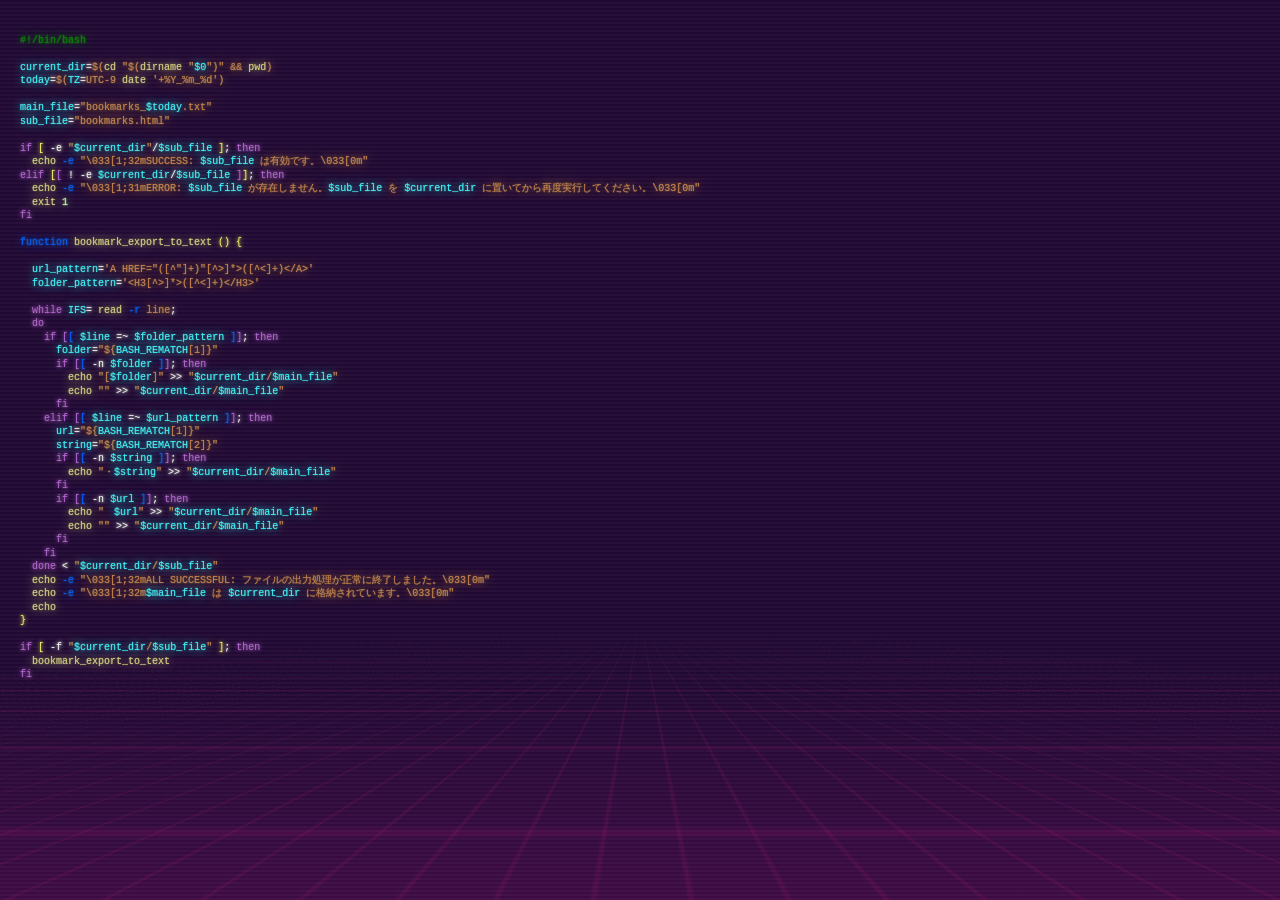
<file: laboratory/code/bookmark_export_to_text.html>
<!DOCTYPE html>
<html lang="en">
  <head>
    <meta http-equiv="Content-Type" content="text/html; charset=UTF-8">
    <meta name="viewport" content="width=device-width">
    <title>bookmark_export_to_text.command</title>
  </head>
  <body class="static">
    <div id="output">
      <div id="css-box" class="active">
        <code data-lang="css" id="actual-css-code" class="cm-s-default">
          <pre>
            <code>
<span class="memo">#!/bin/bash</span>

<span class="value">current_dir</span><span class="white">=</span><span class="string">$(</span><span class="command">cd</span> <span class="string">"$(</span><span class="command">dirname</span> <span class="string">"</span><span class="value">$0</span><span class="string">")" &&</span> <span class="command">pwd</span><span class="string">)</span>
<span class="value">today</span><span class="white">=</span><span class="string">$(</span><span class="value">TZ</span><span class="white">=</span><span class="string">UTC-9</span> <span class="command">date</span> <span class="string">'+%Y_%m_%d')</span>

<span class="value">main_file</span><span class="white">=</span><span class="string">"bookmarks_</span><span class="value">$today</span><span class="string">.txt"</span>
<span class="value">sub_file</span><span class="white">=</span><span class="string">"bookmarks.html"</span>

<span class="purple">if</span> <span class="yellow">[</span> <span class="white">-e</span> <span class="string">"</span><span class="value">$current_dir</span><span class="string">"</span><span class="white">/</span><span class="value">$sub_file</span> <span class="yellow">]</span><span class="white">;</span> <span class="purple">then</span>
  <span class="command">echo</span> <span class="option">-e</span> <span class="string">"\033[1;32mSUCCESS:</span> <span class="value">$sub_file</span> <span class="string">は有効です。\033[0m"</span>
<span class="purple">elif</span> <span class="yellow">[</span><span class="purple">[</span> <span class="white">! -e</span> <span class="value">$current_dir</span><span class="white">/</span><span class="value">$sub_file</span> <span class="purple">]</span><span class="yellow">]</span><span class="white">;</span> <span class="purple">then</span>
  <span class="command">echo</span> <span class="option">-e</span> <span class="string">"\033[1;31mERROR:</span> <span class="value">$sub_file</span> <span class="string">が存在しません。</span><span class="value">$sub_file</span> <span class="string">を</span> <span class="value">$current_dir</span> <span class="string">に置いてから再度実行してください。\033[0m"</span>
  <span class="command">exit</span> <span class="integer">1</span>
<span class="purple">fi</span>

<span class="option">function</span> <span class="command">bookmark_export_to_text</span> <span class="yellow">() {</span>

  <span class="value">url_pattern</span><span class="white">=</span><span class="string">'A HREF="([^"]+)"[^&gt;]*&gt;([^&lt;]+)&lt;/A&gt;'</span>
  <span class="value">folder_pattern</span><span class="white">=</span><span class="string">'&lt;H3[^&gt;]*&gt;([^&lt;]+)&lt;/H3&gt;'</span>

  <span class="purple">while</span> <span class="value">IFS</span><span class="white">=</span> <span class="command">read</span> <span class="option">-r</span> <span class="string">line</span><span class="white">;</span>
  <span class="purple">do</span>
    <span class="purple">if</span> <span class="purple">[</span><span class="option">[</span> <span class="value">$line</span> <span class="white">=~</span> <span class="value">$folder_pattern</span> <span class="option">]</span><span class="purple">]</span><span class="white">;</span> <span class="purple">then</span>
      <span class="value">folder</span><span class="white">=</span><span class="string">"${</span><span class="value">BASH_REMATCH</span><span class="string">[1]}"</span>
      <span class="purple">if</span> <span class="purple">[</span><span class="option">[</span> <span class="white">-n</span> <span class="value">$folder</span> <span class="option">]</span><span class="purple">]</span><span class="white">;</span> <span class="purple">then</span>
        <span class="command">echo</span> <span class="string">"[</span><span class="value">$folder</span><span class="string">]"</span> <span class="white">&gt;&gt;</span> <span class="string">"</span><span class="value">$current_dir</span><span class="string">/</span><span class="value">$main_file</span><span class="string">"</span>
        <span class="command">echo</span> <span class="string">""</span> <span class="white">&gt;&gt;</span> <span class="string">"</span><span class="value">$current_dir</span><span class="string">/</span><span class="value">$main_file</span><span class="string">"</span>
      <span class="purple">fi</span>
    <span class="purple">elif</span> <span class="purple">[</span><span class="option">[</span> <span class="value">$line</span> <span class="white">=~</span> <span class="value">$url_pattern</span> <span class="option">]</span><span class="purple">]</span><span class="white">;</span> <span class="purple">then</span>
      <span class="value">url</span><span class="white">=</span><span class="string">"${</span><span class="value">BASH_REMATCH</span><span class="string">[1]}"</span>
      <span class="value">string</span><span class="white">=</span><span class="string">"${</span><span class="value">BASH_REMATCH</span><span class="string">[2]}"</span>
      <span class="purple">if</span> <span class="purple">[</span><span class="option">[</span> <span class="white">-n</span> <span class="value">$string</span> <span class="option">]</span><span class="purple">]</span><span class="white">;</span> <span class="purple">then</span>
        <span class="command">echo</span> <span class="string">"・</span><span class="value">$string</span><span class="string">"</span> <span class="white">&gt;&gt;</span> <span class="string">"</span><span class="value">$current_dir</span><span class="string">/</span><span class="value">$main_file</span><span class="string">"</span>
      <span class="purple">fi</span>
      <span class="purple">if</span> <span class="purple">[</span><span class="option">[</span> <span class="white">-n</span> <span class="value">$url</span> <span class="option">]</span><span class="purple">]</span><span class="white">;</span> <span class="purple">then</span>
        <span class="command">echo</span> <span class="string">"</span><span class="value">　$url</span><span class="string">"</span> <span class="white">&gt;&gt;</span> <span class="string">"</span><span class="value">$current_dir</span><span class="string">/</span><span class="value">$main_file</span><span class="string">"</span>
        <span class="command">echo</span> <span class="string">""</span> <span class="white">&gt;&gt;</span> <span class="string">"</span><span class="value">$current_dir</span><span class="string">/</span><span class="value">$main_file</span><span class="string">"</span>
      <span class="purple">fi</span>
    <span class="purple">fi</span>
  <span class="purple">done</span> <span class="white">&lt;</span> <span class="string">"</span><span class="value">$current_dir</span><span class="string">/</span><span class="value">$sub_file</span><span class="string">"</span>
  <span class="command">echo</span> <span class="option">-e</span> <span class="string">"\033[1;32mALL SUCCESSFUL: ファイルの出力処理が正常に終了しました。\033[0m"</span>
  <span class="command">echo</span> <span class="option">-e</span> <span class="string">"\033[1;32m</span><span class="value">$main_file</span> <span class="string">は</span> <span class="value">$current_dir</span> <span class="string">に格納されています。\033[0m"</span>
  <span class="command">echo</span>
<span class="yellow">}</span>

<span class="purple">if</span> <span class="yellow">[</span> <span class="white">-f</span> <span class="string">"</span><span class="value">$current_dir</span><span class="string">/</span><span class="value">$sub_file</span><span class="string">"</span> <span class="yellow">]</span><span class="white">;</span> <span class="purple">then</span>
  <span class="command">bookmark_export_to_text</span>
<span class="purple">fi</span>

<style>
#html-box,#css-box,#js-box {
  background: repeating-linear-gradient( to top,rgba(255,255,255,0.03) 0px 2px,transparent 2px 4px ),linear-gradient(to bottom,#200933 75%,#3d0b43)
}

#html-box::after,#css-box::after,#js-box::after {
  content: '';
  height: 50%;
  width: 100%;
  /* display: block; */
  background-image: linear-gradient(90deg,rgba(252,25,154,.1) 1px,rgba(0,0,0,0) 1px),linear-gradient(0deg,rgba(252,25,154,.1) 1px,rgba(0,0,0,0) 1px);
  background-position: bottom;
  /* background-repeat: repeat; */
  background-size: 20px 20px;
  /* left: -25px; */
  position: absolute;
  /* pointer-events: none; */
  bottom: 0;
  transform: perspective(100px) rotateX(60deg);
  z-index: 0
}

.value {
  color: #3fefff
}
.option {
  color: #005eff;
}
.string {
  color: #c6804e;
}
.memo {
  color: #008600;
}
.command {
  color: #d5cb85;
}
.integer {
  color: #c4ffb4;
}
.back_slash{
  color: #e3df9d;
}
.yellow {
  color: #fff570;
}
.purple {
  color: #b869d7;
}
.white {
  color: white
}

body.editor {
  background: #131417
}

.box.box.box,.editor .top-boxes,body.project .editor-pane,body.project .editor {
  background: #131417
}

.box.box.box pre,.editor .top-boxes pre,pre,body.project .editor-pane pre,body.project .editor pre {
  color: #d5d7de
}

code[class] .value,code[class] {
  color: #3fefff;
  text-shadow: 0 0 2px #393a33,0 0 35px #ffffff44,0 0 10px #3fefff,0 0 1px #3fefff;
}

code[class] .option,code[class] {
  color: #005eff;
  text-shadow: 0 0 2px #393a33,0 0 35px #ffffff44,0 0 10px #005eff,0 0 2px #005eff;
}

code[class] .string,code[class] {
  color: #c6804e;
  text-shadow: 0 0 2px #393a33,0 0 35px #ffffff44,0 0 10px #c6804e,0 0 1px #c6804e;
}

code[class] .memo,code[class] {
  color: #008600;
  text-shadow: 0 0 2px #393a33,0 0 35px #ffffff44,0 0 10px #008600,0 0 2px #008600;
}

code[class] .command,code[class] {
  color: #d5cb85;
  text-shadow: 0 0 2px #393a33,0 0 35px #ffffff44,0 0 10px #d5cb85,0 0 1px #d5cb85;
}

code[class] .integer,code[class] {
  color: #c4ffb4;
  text-shadow: 0 0 2px #393a33,0 0 35px #ffffff44,0 0 10px #c4ffb4,0 0 2px #c4ffb4;
}

code[class] .back_slash,code[class] {
  color: #e3df9d;
  text-shadow: 0 0 2px #100c0f,0 0 35px #ffffff44,0 0 5px #e3df9d,0 0 10px #e3df9d;
}

code[class] .yellow,code[class] {
  color: #fff570;
  text-shadow: 0 0 2px #100c0f,0 0 35px #ffffff44,0 0 5px #fff570,0 0 2px #fff570;
}

code[class] .purple,code[class] {
  color: #b869d7;
  text-shadow: 0 0 2px #100c0f,0 0 35px #ffffff44,0 0 5px #b869d7,0 0 2px #b869d7;
}

code[class] .white,code[class] {
  color: white;
  text-shadow: 0 0 2px #100c0f,0 0 35px #ffffff44,0 0 5px white,0 0 2px white;
}

* {
  -webkit-box-sizing: border-box;
  box-sizing: border-box;
  margin: 0;
  padding: 0
}

html,body {
  height: 100%;
}

.embed-line-highlight {
  background: rgba(212,214,223,.2)
}

#output {
  /* height: calc(100% - 50px - 30px); */
  height: calc(100%);
}

#output pre {
  font-size: 10px;
  white-space: pre-wrap;
  line-height: 1.35;
  -moz-tab-size: 2;
  -o-tab-size: 2;
  tab-size: 2;
  max-width: 100vw
}

#output pre code {
  font-family: var(--cp-font-family-monospace)
}

body.static #output pre,#output.static pre {
  width: 100%;
  padding: 20px
}

#output pre,#output iframe {
  scrollbar-color: rgba(0,0,0,.5) transparent;
  height: 100%;
  overflow: auto;
  -webkit-overflow-scrolling: touch
}

#html-box.active,#css-box.active,#js-box.active,#result-box.active {
  display: block;
  height: 100%
}

:root {
  background: var(--cp-bg);
  color: var(--cp-color);
  --cp-button-default-bg: var(--cp-button-bg);
  --cp-button-default-color: var(--cp-button-color);
  --cp-sidebar-width: 180px;
  --cp-header-height: 65px;
  --cp-header-height-small: 53px;
  --cp-control-bar-height: 29px;
  --cp-control-bar-space-between: 1.5rem;
  --cp-font-family: 'Lato', 'Lucida Grande', 'Lucida Sans Unicode', Tahoma, Sans-Serif;
  --cp-font-family-header: 'Telefon Black', Sans-Serif;
  --cp-font-family-header-alt: 'Telefon', Sans-Serif;
  --cp-font-family-monospace: SFMono-Regular, Consolas, 'Liberation Mono', Menlo, monospace;
  --cp-font-family-editor: var(--cp-font-family-monospace);
  --cp-button-icon: currentColor;
  --cp-button-border-width: 3px;
  --cp-button-border-radius: 4px;
  --cp-button-margin-block: 1px;
  --cp-button-margin-inline: 10px;
  --cp-button-padding-inline: 16px;
  --cp-button-padding-block: 10px;
  --cp-pen-radius: 5px;
  --cp-pen-logo-size: 30px;
  --cp-pen-header-spacing: calc(var(--cp-pen-sidebar-spacing) * 1.5);
  --cp-pen-sidebar-width: 60px;
  --cp-pen-sidebar-icon-size: 26px;
  --cp-pen-sidebar-spacing: 6px;
  --cp-pen-sidebar-minimal-width: 6px;
  --cp-pen-panel-spacing: 0.7rem;
  --cp-pen-bar-height: 45px
}

@media(max-width: 1100px) {
  :root {
      --cp-pen-sidebar-width: 50px;
      --cp-pen-sidebar-spacing: 4px;
      --cp-pen-sidebar-icon-size: 24px;
      --cp-pen-sidebar-minimal-width: 6px;
      --cp-pen-panel-spacing: 0.6rem
  }
}

* {
  -webkit-box-sizing: border-box;
  box-sizing: border-box;
  margin: 0;
  padding: 0
}

html,body {
  height: 100%;
}

.embed-line-highlight {
  background: rgba(212,214,223,.2)
}
</style>
</file>
<file: css/header.css>
/*
** The Header Media Queries **
** Tweak as per your needs **
*/
.brand {
  font-weight: bold;
  font-size: 20px;
  padding-left: 5px;
}

.site-header {
  position: relative;
  background-color: #03ffcd;
}

.site-header-ab {
  position: relative;
  background-color: #03ffcd;
}

.site-header__middle {
  flex: 1;
}

.site-header__wrapper {
  display: flex;
  justify-content: space-between;
  align-items: center;
  padding: 1rem;
}

@media (min-width: 940px) {
  .site-header__wrapper {
    padding-top: 0;
    padding-bottom: 0;
  }
}

.nav {
  margin-left: 1rem;
  margin-right: 1rem;
}

@media (min-width: 940px) {
  .nav__wrapper {
    display: flex;
    justify-content: center;
  }
}

@media (max-width: 939px) {
  .nav__wrapper {
    position: absolute;
    top: 100%;
    right: 0;
    left: 0;
    z-index: -1;
    background-color: #d9f0f7;
    visibility: hidden;
    opacity: 0;
    transform: translateY(-100%);
    transition: transform 0.3s ease-out, opacity 0.3s ease-out;
  }

  .nav__wrapper.active {
    visibility: visible;
    opacity: 1;
    transform: translateY(0);
  }
}

@media (min-width: 940px) {
  .nav__item:last-child a {
    border-right: 1px solid #222;
  }
}

@media (min-width: 1100px) {
  .nav__item {
    min-width: 140px;
    flex: 1;
  }
}

.nav__item a {
  display: block;
  padding: 1rem 1.25rem;
  border-left: 4px solid transparent;
}

@media (min-width: 940px) {
  .nav__item a {
    text-align: center;
    border-left: 1px solid #222;
    border-bottom: 4px solid transparent;
  }
}

.nav__item svg {
  display: inline-block;
  vertical-align: middle;
  width: 22px;
  height: 22px;
  margin-right: 1rem;
}

@media (min-width: 940px) {
  .nav__item svg {
    display: block;
    margin: 0 auto 0.5rem;
  }
}

.nav__item.active a {
  border-left-color: #222;
}

@media (min-width: 940px) {
  .nav__item.active a {
    border-bottom-color: #222;
  }
}

.nav__toggle {
  background: aqua;
  position: absolute;
  right: 1rem;
  top: 0.8rem;
  padding-top: 5px;
  padding-bottom: 5px;
  padding-left: 10px;
  padding-right: 10px;
  font-size: 15px;
}

@media (min-width: 940px) {
  .nav__toggle {
    display: none;
  }
}

.search {
  display: flex;
}

.search__toggle {
  appearance: none;
  order: 1;
  font-size: 0;
  width: 34px;
  height: 34px;
  background: url("../img/header-3/search.svg") center right/22px no-repeat;
  border: 0;
  display: none;
}

@media (max-width: 1239px) {
  .search__toggle {
    display: block;
  }
}

@media (max-width: 939px) {
  .search__toggle {
    position: absolute;
    right: 5.5rem;
    top: 0.65rem;
    background: url("../img/header-3/search.svg") center/22px no-repeat;
    display: block;
  }
}

.search__toggle.active {
  background: url("../img/header-5/close.svg") center/22px no-repeat;
}

.search__form {
  flex: 1;
  display: none;
}

@media (min-width: 1240px) {
  .search__form {
    display: block;
  }

  .search__form input {
    min-width: 220px;
  }
}

@media (max-width: 1239px) {
  .search__form {
    position: absolute;
    left: 0;
    right: 0;
    top: 100%;
  }

  .search__form.active {
    display: block;
  }

  .search__form input {
    outline: solid 1px;
  }
}

.search__form input {
  appearance: none;
  width: 100%;
  border: 0;
  background-color: #fff;
  border-radius: 0;
  font-size: 16px;
  padding: 0.5rem;
}

@media (max-width: 939px) {
  .search__form input {
    border-bottom: 1px solid #979797;
  }
}

.inactive-item {
  opacity: 0;
}
</file>
<file: css/style.css>
@import url("https://fonts.googleapis.com/css2?family=Roboto:wght@400;700&display=swap");
.wrapper {
  max-width: 1140px;
  padding-left: 1rem;
  padding-right: 1rem;
  margin-left: auto;
  margin-right: auto;
}

* {
  box-sizing: border-box;
}

a {
  text-decoration: none;
  color: #222;
}

html {
  -webkit-font-smoothing: antialiased;
  -moz-osx-font-smoothing: grayscale;
}

body {
  font-family: "Roboto", sans-serif;
}

@media screen and (max-width: 768px) {
  .main {
    width: 100%;
    max-width: 90%;
    margin: auto;
  }
}

/* @media screen and (min-width: 769px) {
  .list_up {
    width: 100%;
    max-width: 550px;
    margin: auto;
  }
}

@media screen and (max-width: 768px) {
  .list_up {
    width: 100%;
    max-width: 90%;
    margin: auto;
  }
} */

@media screen and (min-width: 769px) {
  .main {
    width: 100%;
    max-width: 850px;
    margin: auto;
  }
}

.sr-only {
  position: absolute;
  clip: rect(1px, 1px, 1px, 1px);
  padding: 0;
  border: 0;
  height: 1px;
  width: 1px;
  overflow: hidden;
}

.button {
  -webkit-appearance: none;
     -moz-appearance: none;
          appearance: none;
  color: #fff;
  background-color: #2fa0f6;
  min-width: 120px;
  padding: 0.5rem 1rem;
  border-radius: 5px;
  text-align: center;
}

.button svg {
  display: inline-block;
  vertical-align: middle;
  width: 24px;
  height: 24px;
  fill: #fff;
}

.button span {
  display: none;
}

@media (min-width: 600px) {
  .button span {
    display: initial;
  }
}

.button--icon {
  min-width: initial;
  padding: 0.5rem;
}

img {
  /* padding-top: 15px; 「これが邪魔」 */
  width: 90%;
  display: block;
  margin: auto;
  z-index: 1;
}

@media screen and (max-width: 768px) {
  .google_drive {
    padding-top: 15px;
    padding-bottom: 15px;
    width: 200px;
    display: block;
    margin: auto;
    z-index: 1;
  }
}

@media screen and (min-width: 769px) {
  .google_drive {
    padding-top: 15px;
    padding-bottom: 15px;
    width: 300px;
    display: block;
    margin: auto;
    z-index: 1;
  }
}

.nav__toggle img {
  position: absolute;
  top: 0;
  left: 0;
  z-index: 0;
}

/* 768px以下の場合、フォントサイズを13pxに変更 */
@media screen and (max-width: 768px) {
  p {
    font-size: 13px;
  }
}

/* 768pxより大きい場合、フォントサイズを15pxに変更 */
@media screen and (min-width: 769px) {
  p {
    font-size: 15px;
  }
}

@media screen and (max-width: 768px) {
  .usage {
    font-size: 13px;
  }
}

@media screen and (min-width: 769px) {
  .usage {
    font-size: 16px;
  }
}

header {
  position: relative;
  z-index: 1; /* z-indexプロパティを使用して画像を背面に移動させる */
}

header img { /* 画像の親要素 */
  position: absolute;
  top: 0;
  left: 0;
  z-index: 0;
}

/* フェードアップ */
.fadeUp {
  animation-name:fadeUp;
  animation-duration:0.8s;
  animation-fill-mode:forwards;
  opacity: 0;
}
@keyframes fadeUp{
  from {
    opacity: 0;
    transform: translateY(100px);
  }
  to {
    opacity: 1;
    transform: translateY(0);
  }
}

/* 遅延時間*/
.delay-time1 {
  animation-delay: 0.2s;
}
.delay-time2 {
  animation-delay: 0.3s;
}
.delay-time3 {
  animation-delay: 0.4s;
}
.delay-time4 {
  animation-delay: 0.5s;
}
.delay-time5 {
  animation-delay: 0.3s;
}
.delay-time6 {
  animation-delay: 0.3s;
}

#main-content, #sub-content {
  display: inline-block;
  margin: 0 auto;
}

#content-wrapper {
  overflow-x: scroll;
  margin: 0 auto;
}


/* 768px以下の場合、フォントサイズを13pxに変更 */
@media screen and (max-width: 768px) {
  .flex {
    display: flex;
    align-items: center;
  }
  .flex_button {
    display: flex;
    align-items: center;
    flex-direction: column;
  }
  .flex .image {
    width: 85%;
    margin: 0;
    padding: 0;
  }
  .flex .image img {
    width: 100%;
    height: auto;
  }
  .flex .left-content {
    margin: 0 0 0 10px;
    padding: 0;
  }
  .flex .title {
    margin: 0;
    padding: 0;
    font-weight: bold;
    font-size: 15px;
    text-align: center;
  }
  .flex .text {
    margin: 10px 0 0;
    padding: 0;
    font-size: 13px;
    text-align: center;
  }
}

/* 768pxより大きい場合、フォントサイズを20pxに変更 */
@media screen and (min-width: 769px) {
  .flex {
    display: flex;
    align-items: center;
  }
  .flex .image {
    width: 50%;
    margin: 0;
    padding: 0;
  }
  .flex .image img {
    width: 100%;
    height: auto;
  }
  .flex .left-content {
    margin: 0 0 0 200px;
    padding: 0;
  }
  .flex .title {
    margin: 0;
    padding: 0;
    font-weight: bold;
    font-size: 20px;
    text-align: center;
  }
  .flex .text {
    margin: 10px 0 0;
    padding: 0;
    font-size: 20px;
    text-align: center;
  }
}

hr {
  border: 1px solid gray;
  margin: 0;
}

/* 768px以下の場合、フォントサイズを13pxに変更 */
@media screen and (max-width: 768px) {
  .flex2 {
    display: flex;
    align-items: center;
    flex-direction: row-reverse;
  }
  .flex2 .image {
    /* width: 100%; */
    margin: 0;
    padding: 0;
    padding-left: 5px;
  }
  .flex2 .image img {
    width: 100%;
    height: auto;
  }
  .flex2 .left-content {
    padding: 0;
    margin-right: 10px;
  }
  .flex2 .title {
    margin: 0;
    padding: 0;
    font-weight: bold;
    font-size: 15px;
    text-align: center;
  }
  .flex2 .text {
    margin: 10px 0 0;
    padding: 0;
    font-size: 13px;
    text-align: center;
  }
}

/* 768pxより大きい場合、フォントサイズを20pxに変更 */
@media screen and (min-width: 769px) {
  .flex2 {
    display: flex;
    align-items: center;
    flex-direction: row-reverse;
  }
  .flex2 .image {
    width: 100%;
    margin: 0;
    padding: 0;
  }
  .flex2 .image img {
    width: 100%;
    height: auto;
  }
  .flex2 .left-content {
    padding: 0;
    margin-right: 100px;
  }
  .flex2 .title {
    margin: 0;
    padding: 0;
    font-weight: bold;
    font-size: 20px;
    text-align: center;
  }
  .flex2 .text {
    margin: 10px 0 0;
    padding: 0;
    font-size: 20px;
    text-align: center;
  }
}

#custom-dialog {
  display: none;
  position: fixed;
  top: 50%;
  left: 50%;
  transform: translate(-50%, -50%);
  padding: 30px;
  background-color: #fff;
  border: 2px solid #000;
  box-shadow: 0 4px 8px rgba(0, 0, 0, 0.1);
  text-align: center;
}

#custom-dialog p {
  margin-bottom: 15px;
  font-size: 20px;
  font-weight: bold;
}

#custom-dialog button {
  margin: 10px;
  padding: 8px;
  font-size: 20px;
  width: 300px;
  height: 50px;
  font-weight: bold;
}

/* index.html 拡張ボタン */
#expansion-button {
  width: 350px;
  height: 50px;
  font-size: 20px;
  font-weight: bold;
  color:rgb(0, 0, 0);
  background-color: rgb(225, 255, 0);
}

#expansion-button2 {
  width: 350px;
  height: 50px;
  font-size: 20px;
  font-weight: bold;
  color:rgb(255, 255, 255);
  background-color: rgb(0, 0, 255);
}

#expansion-button3 {
  width: 350px;
  height: 50px;
  font-size: 20px;
  font-weight: bold;
  color:rgb(255, 255, 255);
  background-color: rgb(255, 0, 0);
}

@media screen and (max-width: 768px) {
  #custom-dialog {
    display: none;
    position: fixed;
    top: 50%;
    left: 50%;
    transform: translate(-50%, -50%);
    padding: 30px;
    background-color: #fff;
    border: 2px solid #000;
    box-shadow: 0 4px 8px rgba(0, 0, 0, 0.1);
    text-align: center;
  }

  #custom-dialog p {
    margin-bottom: 15px;
    font-size: 15px;
    font-weight: bold;
  }

  #custom-dialog button {
    margin: 10px;
    padding: 3px;
    font-size: 16px;
    width: 230px;
    height: 35px;
    font-weight: bold;
  }

  #expansion-button {
    width: 270px;
    height: 40px;
    font-size: 15px;
    font-weight: bold;
  }

  #expansion-button2 {
    width: 270px;
    height: 40px;
    font-size: 15px;
    font-weight: bold;
    color:rgb(255, 255, 255);
    background-color: rgb(0, 0, 255);
  }

  #expansion-button3 {
    width: 270px;
    height: 40px;
    font-size: 15px;
    font-weight: bold;
    color:rgb(255, 255, 255);
    background-color: rgb(255, 0, 0);
  }
}

@media screen and (max-width: 768px) {
  .footer {
    display: flex;
    justify-content: center;
    position: relative;
    width: 100%;
    height: 30px;
    background-color: #03ffcd;
    bottom: 0;
    padding: 10px;
    text-align: center;
    font-family: sans-serif;
    font-size: 10px;
  }
}

@media screen and (min-width: 769px) {
  .footer {
    display: flex;
    justify-content: center;
    position: relative;
    width: 100%;
    height: 50px;
    background-color: #03ffcd;
    bottom: 0;
    padding: 17px;
    text-align: center;
    font-family: sans-serif;
    font-size: 15px;
  }
}

a.btn_AppleScript {
	display: block;
	text-align: center;
	vertical-align: middle;
	text-decoration: none;
	width: 300px;
	padding: 0.3rem 0rem;
	font-weight: bold;
  font-size: 13px;
	background: #00348d;
	border: 3px outset #00348d;
	color: #fff;
	transition: 0.5s;
}

a.btn_Shell {
	display: block;
	text-align: center;
	vertical-align: middle;
	text-decoration: none;
	width: 250px;
	padding: 0.3rem 0rem;
	font-weight: bold;
  font-size: 13px;
	background: #0ac100;
	border: 3px outset #169f31;
	color: #fff;
	transition: 0.5s;
}

a.btn_Python {
	display: block;
	text-align: center;
	vertical-align: middle;
	text-decoration: none;
	width: 230px;
	padding: 0.3rem 0rem;
	font-weight: bold;
  font-size: 13px;
	background: #015dfc;
	border: 3px outset #0037ae;
	color: #fff;
	transition: 0.5s;
}

a.btn_GAS {
	display: block;
	text-align: center;
	vertical-align: middle;
	text-decoration: none;
	width: 350px;
	padding: 0.3rem 0rem;
	font-weight: bold;
  font-size: 13px;
	background: #ffbe00;
	border: 3px outset #ffe084;
	color: #fff;
	transition: 0.5s;
}

a.btn_Batchfile {
	display: block;
	text-align: center;
	vertical-align: middle;
	text-decoration: none;
	width: 330px;
	padding: 0.3rem 0rem;
	font-weight: bold;
  font-size: 13px;
	background: #5b6163;
	border: 3px outset #717578;
	color: #fff;
	transition: 0.5s;
}

@media screen and (max-width: 768px) {
  .automatic_laboratory {
    display: flex;
    justify-content: center;
    position: relative;
    width: 100%;
    height: 30px;
    background-color: #03ffcd;
    /* bottom: 0;
    padding: 10px; */
    text-align: center;
    font-family: sans-serif;
    font-size: 10px;
    align-items: center;
  }
}

@media screen and (min-width: 769px) {
  .automatic_laboratory {
    display: flex;
    justify-content: center;
    position: relative;
    width: 100%;
    height: 50px;
    background-color: #03ffcd;
    /* bottom: 0;
    padding: 17px; */
    text-align: center;
    font-family: sans-serif;
    font-size: 15px;
    align-items: center;
  }
}

@media screen and (max-width: 768px) {
  .main_title {
    text-shadow: 1px 1px 2px black, 0 0 1em black, 0 0 0.2em black;
    text-align: center;
    font-size: 1.2rem;
    font-weight: bold;
  }

  .sub_title {
    text-shadow: 1px 1px 2px black, 0 0 1em black, 0 0 0.2em black;
    text-align: center;
    font-size: 10px;
    font-weight: bold;
    padding-bottom: 15px;
  }
}

@media screen and (min-width: 769px) {
  .main_title {
    text-shadow: 1px 1px 2px black, 0 0 1em black, 0 0 0.2em black;
    text-align: center;
    font-size: 1.5rem;
    font-weight: bold;
    padding-bottom: 10px;
  }

  .sub_title {
    text-shadow: 1px 1px 2px black, 0 0 1em black, 0 0 0.2em black;
    text-align: center;
    font-size: 20px;
    font-weight: bold;
    padding-bottom: 20px;
  }
}

@media screen and (max-width: 768px) {
  .relative-footer {
    display: flex;
    justify-content: center;
    position: relative;
    width: 100%;
    height: 30px;
    background-color: #03ffcd;
    bottom: 0;
    padding: 10px;
    text-align: center;
    font-family: sans-serif;
    font-size: 10px;
  }
}

@media screen and (min-width: 769px) {
  .relative-footer {
    display: flex;
    justify-content: center;
    position: relative;
    width: 100%;
    height: 50px;
    background-color: #03ffcd;
    bottom: 0;
    padding: 17px;
    text-align: center;
    font-family: sans-serif;
    font-size: 15px;
  }
}

@media screen and (max-width: 768px) {
  .relative-footer-top {
    display: flex;
    justify-content: center;
    position: relative;
    width: 100%;
    height: 30px;
    background-color: #03ffcd;
    bottom: 0;
    padding: 10px;
    text-align: center;
    font-family: sans-serif;
    font-size: 10px;
  }
}

@media screen and (min-width: 769px) {
  .relative-footer-top {
    display: flex;
    justify-content: center;
    position: relative;
    width: 100%;
    height: 50px;
    background-color: #03ffcd;
    bottom: 0;
    padding: 17px;
    text-align: center;
    font-family: sans-serif;
    font-size: 15px;
  }
}

@media screen and (max-width: 768px) {
  .absolute-footer {
    display: flex;
    justify-content: center;
    position: relative;
    width: 100%;
    height: 30px;
    background-color: #03ffcd;
    bottom: 0;
    padding: 10px;
    text-align: center;
    font-family: sans-serif;
    font-size: 10px;
  }
}

@media screen and (min-width: 769px) {
  .absolute-footer {
    display: flex;
    justify-content: center;
    position: absolute;
    width: 100%;
    height: 50px;
    background-color: #03ffcd;
    bottom: 0;
    padding: 17px;
    text-align: center;
    font-family: sans-serif;
    font-size: 15px;
  }
}

/* share_drive */

@media screen and (max-width: 768px) {
  a.btn_drive1 {
    display: block;
    text-align: center;
    vertical-align: middle;
    text-decoration: none;
    width: 280px;
    margin: auto;
    padding: 0.5rem 4rem;
    font-weight: bold;
    font-size: 18px;
    background: #22fc01;
    border: 6px outset #00770c;
    color: #fff;
    transition: 0.5s;
  }
  a.btn_drive1:hover {
    background: #c2f6ca;
    border: 6px outset #22fc01;
    color: #fff;
  }
}

@media screen and (min-width: 769px) {
  a.btn_drive1 {
    display: block;
    text-align: center;
    vertical-align: middle;
    text-decoration: none;
    width: 500px;
    margin: auto;
    padding: 1rem 4rem;
    font-weight: bold;
    font-size: 18px;
    background: #22fc01;
    border: 6px outset #00770c;
    color: #fff;
    transition: 0.5s;
  }
  a.btn_drive1:hover {
    background: #c2f6ca;
    border: 6px outset #22fc01;
    color: #fff;
  }
  li {
    list-style-type: none;
  }
}


@media screen and (max-width: 768px) {
  a.btn_drive2 {
    display: block;
    text-align: center;
    vertical-align: middle;
    text-decoration: none;
    width: 280px;
    margin: auto;
    padding: 0.5rem 4rem;
    font-weight: bold;
    font-size: 18px;
    background: #2273ff;
    border: 6px outset #0037ae;
    color: #fff;
    transition: 0.5s;
  }
  a.btn_drive2:hover {
    background: #8baef5;
    border: 6px outset #2273ff;
    color: #fff;
  }
}

@media screen and (min-width: 769px) {
  a.btn_drive2 {
    display: block;
    text-align: center;
    vertical-align: middle;
    text-decoration: none;
    width: 500px;
    margin: auto;
    padding: 1rem 4rem;
    font-weight: bold;
    font-size: 18px;
    background: #2273ff;
    border: 6px outset #0037ae;
    color: #fff;
    transition: 0.5s;
  }
  a.btn_drive2:hover {
    background: #8baef5;
    border: 6px outset #2273ff;
    color: #fff;
  }
}

@media screen and (max-width: 768px) {
  a.btn_drive3 {
    display: block;
    text-align: center;
    vertical-align: middle;
    text-decoration: none;
    width: 280px;
    margin: auto;
    padding: 0.5rem 4rem;
    font-weight: bold;
    font-size: 18px;
    background: #ff0000;
    border: 6px outset #691d1d;
    color: #fff;
    transition: 0.5s;
  }
  a.btn_WSL:hover {
    background: #fc3c3c;
    border: 6px outset #ff0000;
    color: #fff;
  }
}

@media screen and (min-width: 769px) {
  a.btn_drive3 {
    display: block;
    text-align: center;
    vertical-align: middle;
    text-decoration: none;
    width: 500px;
    margin: auto;
    padding: 1rem 4rem;
    font-weight: bold;
    font-size: 18px;
    background: #ff0000;
    border: 6px outset #691d1d;
    color: #fff;
    transition: 0.5s;
  }
  a.btn_WSL:hover {
    background: #fc3c3c;
    border: 6px outset #ff0000;
    color: #fff;
  }
}

/* =========================================================
details
========================================================= */

details {
  display: flex;
  /* border: 1px solid rgb(0, 0, 0); */
  border-radius: 4px;
  padding: 0.5em 0.5em 0;
}
summary {
  /* text-align: center; */
  font-weight: bold;
  margin: -0.5em -0.5em 0;
  padding: 0.5em;
  color: rgb(0, 0, 0);
  font-size: 11px;
}
details[open] {
  padding: 0.5em;
  color: rgb(0, 0, 0);
  font-size: 11px;
}
details[open] summary {
  border-bottom: 1px solid rgb(0, 0, 0);
  margin-bottom: 0.5em;
}
@media screen and (min-width: 769px) {
  details {
    display: flex;
    /* border: 1px solid rgb(0, 0, 0); */
    border-radius: 4px;
    padding: 0.5em 0.5em 0;
  }
  summary {
    /* text-align: center; */
    font-weight: bold;
    margin: -0.5em -0.5em 0;
    padding: 0.5em;
    color: rgb(0, 0, 0);
    font-size: 15px;
  }
  details[open] {
    padding: 0.5em;
    color: rgb(0, 0, 0);
    font-size: 15px;
  }
  details[open] summary {
    border-bottom: 1px solid rgb(0, 0, 0);
    margin-bottom: 0.5em;
  }
}
</file>
<file: css/index.css>
:before,:after {
  box-sizing: border-box;
  border-width: 1.5px;
  border-style: solid;
  border-color: rgb(0 0 0);
}

/* html {
  line-height: 1.5;
  -webkit-text-size-adjust: 100%;
  -moz-tab-size: 4;
  tab-size: 4;
  font-family: ui-sans-serif, system-ui, -apple-system, BlinkMacSystemFont, Segoe UI, Roboto, Helvetica Neue, Arial, Noto Sans, sans-serif, "Apple Color Emoji", "Segoe UI Emoji", Segoe UI Symbol, "Noto Color Emoji";
  font-feature-settings: normal;
  font-variation-settings: normal;
} */

body {
  margin: 0;
  line-height: inherit;
}

h1 {
  font-size: inherit;
  font-weight: inherit;
}

a {
  color: inherit;
  text-decoration: inherit;
}

/* button {
  font-family: inherit;
  font-size: 100%;
  font-weight: inherit;
  line-height: inherit;
  color: inherit;
  margin: 0;
  padding: 0;
  text-transform: none;
} */

button,[type=button] {
  -webkit-appearance: button;
  background-color: transparent;
  background-image: none;
}

h1 {
  margin: 0;
}

img {
  display: block;
  vertical-align: middle;
  max-width: 100%;
  height: auto;
}

[hidden] {
  display: none;
}

.container {
  width: 100%;
  margin-right: auto;
  margin-left: auto;
}

.fixed {
  position: fixed;
}

.margin-0 {
  inset: 0;
}

.contentCenter {
  margin-left: auto;
  margin-right: auto;
}

.comment-while {
  margin-top: 1.5rem;
  margin-bottom: 1rem;
}

.flex {
  display: flex;
}

.imgWidth {
  width: 85%;
}

.flex-col {
  flex-direction: column; /* 積み重なるように配置 */
}

.buttonCenter {
  align-items: center;
}

.roundedCorner {
  border-radius: .25rem;
}

.imgRoundedCorner {
  border-radius: .5rem;
}

.border {
  border-width: 1px;
}

.button-bgColor {
  background-color: rgb(0 0 0);
}

.outerMargin-bgColor {
  background-color: rgb(44 120 115);
}

.margin-bgColor {
  background-color: rgb(3 255 205);
}

.contentPosition {
  padding-left: 1rem;
  padding-right: 1rem;
}

.outerMargin {
  padding-left: 1.5rem;
  padding-right: 1.5rem;
}

.buttonMargin {
  padding-top: .75rem;
  padding-bottom: .75rem;
  padding-left: 2rem;
  padding-right: 2rem;
  margin: .5rem;
}

.innerMargin-top {
  padding-top: 2.5rem;
  /* padding-bottom: 4rem; */
}

.outerMargin-top {
  padding-top: 1.5rem;
  /* padding-bottom: 4rem; */
}

.imgPosition {
  padding-bottom: 6.5rem;
}

.imgPosition-top {
  margin-top: -5rem;
}

.textCenter {
  text-align: center;
}

.titleSize {
  font-size: 3rem;
  line-height: 1;
}

.textSize {
  font-size: 1.125rem;
  line-height: 1.75rem;
}

.titleSemibold {
  font-weight: 700;
}

.fontSemibold {
  font-weight: 600;
}

.textColor-inversion {
  color: rgb(249 250 251);
}

.textColor {
  color: rgb(17 24 39);
}

@media (max-width: 640px) { /* レスポンシブ対応コード(スマホサイズ) */
  .sm\:outerMargin-top {
    padding-top: 1rem;
    /* padding-bottom: 4rem; */
  }

  .sm\:innerMargin-top {
    padding-top: 3rem;
    /* padding-bottom: 4rem; */
  }

  .sm\:outerMargin {
    padding-left: 1rem;
    padding-right: 1rem;
  }

  .sm\:titleSize {
    font-size: 3rem;
    line-height: 1;
  }

  .sm\:textSize {
    font-size: 1rem;
    /* line-height: 1.75rem; */
  }

  .sm\:buttonMargin {
    padding-top: .5rem;
    padding-bottom: .5rem;
    padding-left: 1rem;
    padding-right: 1rem;
    margin: .5rem;
  }
}

@media (min-width: 640px) {
  .sm\:outerMargin {
    padding-left: 1.5rem;
    padding-right: 1.5rem;
  }

  .sm\:comment-while {
    margin-top: 2rem;
    margin-bottom: 2rem;
  }

  .sm\:titleSize {
    font-size: 3.75rem;
    line-height: 1;
  }

  .sm\:textSize {
    font-size: 1.125rem;
    line-height: 1.75rem;
  }

  .container {
    max-width: 640px;
  }
}

@media (min-width: 768px) {
  .md\:contentPosition {
    padding-left: 2.5rem;
    padding-right: 2.5rem;
  }

  .md\:outerMargin {
    padding-left: 1.5rem;
    padding-right: 1.5rem;
  }

  .md\:outerMargin-top {
    padding-top: 4rem;
    padding-bottom: 4rem;
  }

  .md\:imgPosition {
    padding-top: 4rem;
    padding-bottom: 8rem;
  }

  .container {
    max-width: 768px;
  }
}

@media (min-width: 1024px) {
  .lg\:imgPosition-top {
    margin-top: -10rem;
  }

  .lg\:contentPosition {
    padding-left: 8rem;
    padding-right: 8rem;
  }

  .lg\:imgPosition {
    padding-bottom: 14rem;
  }

  .container {
    max-width: 1024px;
  }
}

@media (min-width: 1280px) {
  .xl\:textWidth {
    max-width: 50rem;
  }

  .container {
    max-width: 1280px;
  }
}

@media (min-width: 1536px) {
  .container {
    max-width: 1536px;
  }
}
</file>
<file: css/archive.css>
:before,:after {
  --tw-content: "";
}

body {
  margin: 0;
  line-height: inherit;
}

h3 {
  font-size: inherit;
  font-weight: inherit;
}

h3,p {
  margin: 0;
}

a {
  color: inherit;
  text-decoration: inherit;
}

.margin-0 {
  inset: 0;
}

.outerMargin {
  padding-left: 1.5rem;
  padding-right: 1.5rem;
}

.outerMargin-top {
  padding-top: 4rem;
  padding-bottom: 4rem;
}

.makeScrollable {
  overflow-y: auto;
}

.overscroll-contain { /* スクロール領域の境界に達した時にブラウザーが何をするかの設定 */
  overscroll-behavior: contain;
}

.outerMargin-bgColor {
  background-color: rgb(165 255 125);
}

.bgColor-opacity {
  --tw-bg-opacity: 0.5;
}

.mx-auto {
  margin-left: auto;
  margin-right: auto;
}

.innerMargin-bgColor {
  background-color: rgb(0 170 0);
}

.innerMargin-textColor {
  --tw-text-opacity: 1;
  color: rgb(243 244 246 / var(--tw-text-opacity));
}

.container {
  margin: auto;
  max-width: 100%;
}

.innerMargin {
  padding-top: 3rem;
  padding-bottom: 3rem;
  padding-left: 1rem;
  padding-right: 1rem;
}

.grid {
  display: grid;
}

.gridGap {
  gap: 1rem;
}

.contentCenter {
  margin-left: 1rem;
  margin-right: 1rem;
}

.gridItem-12col {
  grid-column: span 12 / span 12; /* グリッドアイテム(左記の値がHTMLで適用された要素)が12列分の幅を占める */
}

.subTitle-while {
  margin-bottom: 1.5rem;
}

.before\:block:before {
  display: block;
}

.before\:stick:before {
  width: 6rem;
  height: 0.75rem;
}

.before\:stick-while:before {
  content: var(--tw-content);
  margin-bottom: 1.25rem;
  align-items: center;
}

.before\:roundedCorner:before {
  content: var(--tw-content);
  border-radius: 0.375rem;
}

.before\:mx-auto:before {
  content: var(--tw-content);
  margin-left: auto;
  margin-right: auto;
}

.before\:circle-color:before {
  content: var(--tw-content);
  --tw-bg-opacity: 1;
  background-color: rgb(50 255 0 / var(--tw-bg-opacity));
}

.main-titleSize {
  font-size: 1.875rem;
  line-height: 2.25rem;
  text-shadow: 1px 1px 1px black, 0 0 1em black, 0 0 0.2em black;
}

.titleSize {
  font-size: 1.25rem;
  line-height: 1.75rem;
  text-shadow: 1px 1px 1px black, 0 0 1em black, 0 0 0.1em black;
}

.fontSemibold {
  font-weight: 600;
}

.sub-titleSize {
  font-size: 0.875rem;
  line-height: 1.25rem;
}

.fontBold {
  font-weight: 700;
}

.textSpace {
  letter-spacing: 0.025em;
}

.uppercase {
  text-transform: uppercase;
}

.releaseDate-textColor {
  color: rgb(200 200 200);
}

.contentPosition {
  padding-left: 1rem;
}

.comment-while {
  margin-top: 0.75rem;
}

.before\:horizontal-line-color:before {
  content: var(--tw-content);
  --tw-bg-opacity: 1;
  background-color: rgb(0 245 255 / var(--tw-bg-opacity));
}

.flex {
  display: flex;
}

.flex-col {
  flex-direction: column;
}

.releaseDate {
  font-size: 0.75rem;
  line-height: 1.5rem;
}

.content-while>:not([hidden])~:not([hidden]) {
  --tw-space-y-reverse: 0;
  margin-top: calc(3rem * calc(1 - var(--tw-space-y-reverse)));
  margin-bottom: calc(3rem * var(--tw-space-y-reverse));
}

@media (min-width: 0px) {
  .µ\:gridContainer-12col {
    grid-template-columns: repeat(12, minmax(0, 1fr));
  }
}

@media (max-width: 640px) {
  .µ\:outerMargin {
    padding-left: 1.5rem;
    padding-right: 1.5rem;
  }

  .µ\:outerMargin-top {
    padding-top: 2rem;
    padding-bottom: 2rem;
  }

  .µ\:gridContainer-12col {
    grid-template-columns: repeat(12, minmax(0, 1fr));
  }

  .µ\:textCenter {
    text-align: center;
  }

  .µ\:ObjectFixation {
    position: relative;
  }

  .µ\:before\:mx-auto:before {
    content: var(--tw-content);
    margin-left: auto;
    margin-right: auto;
  }

  .µ\:before\:horizontal-line:before {
    position: absolute;
    left: -0.75rem;
    bottom: 0;
    width: 0.125rem;
  }

  .µ\:before\:circleTop:before {
    top: 0.35rem;
  }

  .µ\:before\:circle:before {
    border-radius: 9999px;
    height: 1rem;
    width: 1rem;
  }

  .µ\:before\:circleLeft-\[-35px\]:before {
    left: -35px;
  }
}

@media (min-width: 640px) {
  .container {
    max-width: 42rem;
  }

  .sm\:outerMargin-top {
    padding-top: 2rem;
    padding-bottom: 2rem;
  }

  .sm\:textCenter {
    text-align: center;
  }

  .sm\:ObjectFixation {
    position: relative;
  }

  .sm\:before\:mx-auto:before {
    content: var(--tw-content);
    margin-left: auto;
    margin-right: auto;
  }

  .sm\:gridItem-12col {
    grid-column: span 12 / span 12; /* グリッドアイテム(左記の値がHTMLで適用された要素)が12列分の幅を占める */
  }

  .sm\:before\:horizontal-line:before {
    position: absolute;
    left: -0.75rem;
    bottom: 0;
    width: 0.125rem;
  }

  .sm\:before\:circleTop:before {
    top: 0.35rem;
  }

  .sm\:before\:circle:before {
    border-radius: 9999px;
    height: 1rem;
    width: 1rem;
  }

  .sm\:before\:circleLeft-\[-35px\]:before {
    left: -35px;
  }
}

@media (min-width: 768px) {
  .container {
    max-width: 48rem;
  }

  .md\:outerMargin {
    padding-left: 1.5rem;
    padding-right: 1.5rem;
  }

  .md\:gridItem-3col {
    grid-column: span 3 / span 3;
  }

  .md\:textLeft {
    text-align: left;
  }

  .md\:before\:mx-auto:before {
    content: var(--tw-content);
    margin-right: auto;
  }

  .md\:before\:mx-0:before {
    margin-left: 0;
    margin-right: 0;
  }

  .md\:gridItem-9 {
    grid-column: span 9 / span 9;
  }
}

@media (min-width: 1024px) {
  .container {
    max-width: 64rem;
  }
}

@media (min-width: 1280px) {
  .container {
    max-width: 72rem;
  }
}

@media (min-width: 1536px) {
  .container {
    max-width: 72rem;
  }
}
</file>
<file: css/style2.css>
/* テキストカラー一括変更
.post > *,
main p,
#st_toc_container .st_toc_list li a,
.post .entry-title:not(.st-css-no),
a.st-cardlink,
a .st-cardbox h5, a .st-cardbox p,
.content-post-slider .post-slide-title a,
.post-card-list .post-card-title a,
.kanren:not(.st-cardbox) .clearfix dd p,
.kanren:not(.st-cardbox) .clearfix dd p,
.wp-block-latest-posts__post-excerpt,
.kanren .st-cards-content-in h3,
.kanren a {
	color: #424242!important;
}
*/

main,
article,
aside,
header,
canvas,
details,
figcaption,
figure, footer,
nav,
section,
summary {
	display: block;
}

html,
body {
	height: 100%;
}


/* img:not(.size-st_header_slider),
video,
object {
	max-width: 100%;
	height: auto;
	border: none;
	vertical-align: bottom;
	box-sizing: border-box;
} */

.inline-img img {
	display: inline;
}

img[width="1"] {
	position: absolute;
	overflow: hidden;
	clip: rect(0 0 0 0);
	-webkit-clip-path: inset(50%);
	clip-path: inset(50%);
	margin: -1px;
	padding: 0;
	width: 1px;
	height: 1px;
	border: 0;
	white-space: nowrap;
}

.scroll-box img[width="1"] {
	position:static;
}

img.size-full, img.size-large {
	height: auto;
	max-width: 100%;
}

.content-post-slider .post-slide,
.post-card-list .post-card {
	display: -webkit-flex;
	display: -ms-flexbox;
	display: flex;
	-webkit-flex-direction: column;
	-ms-flex-direction: column;
	flex-direction: column;
	-webkit-justify-content: space-between;
	-ms-flex-pack: justify;
	justify-content: space-between;
	background: #fff; /* 背景色 */
}

.content-post-slider.is-fullsize .post-slide {
	background: transparent;
}

.content-post-slider .post-slide-image,
.post-card-list .post-card-image {
	position: relative;
	overflow: hidden;
	margin: 0 0 8px;
	-webkit-flex-grow: 0;
	-ms-flex-positive: 0;
	flex-grow: 0;
	-webkit-flex-shrink: 0;
	-ms-flex-negative: 0;
	flex-shrink: 0;
}

@media screen and (max-width: 768px) {
	.post-card-image2 {
		position: relative;
		overflow: hidden;
		margin: 0 -40px 8px;
		-webkit-flex-grow: 0;
		-ms-flex-positive: 0;
		flex-grow: 0;
		-webkit-flex-shrink: 0;
		-ms-flex-negative: 0;
		flex-shrink: 0;
	}
}

@media screen and (min-width: 769px) {
	.post-card-image2 {
		position: relative;
		overflow: hidden;
		margin: 0 0 8px;
		-webkit-flex-grow: 0;
		-ms-flex-positive: 0;
		flex-grow: 0;
		-webkit-flex-shrink: 0;
		-ms-flex-negative: 0;
		flex-shrink: 0;
	}
}

.content-post-slider.is-fullsize-card .post-slide-image {
	margin: 0;
}

.content-post-slider .post-slide-image::before,
.post-card-list .post-card-image::before {
	display: block;
	padding-top: 74.25742%; /* 画像の高さ / 幅 * 100% */
	width: 100%;
	content: '';
}

.content-post-slider .post-slide-image img,
.post-card-list .post-card-image img {
	position: absolute;
	top: 50%;
	left: 50%;
	width: 55%;
	height: auto;
	-webkit-transform: translate(-50%, -50%);
	transform: translate(-50%, -50%);
	z-index: 0;
	background: #fff;
}

.content-post-slider .post-slide-image .st-catgroup.itiran-category,
.post-card-list .post-card-image .st-catgroup.itiran-category {
	position: absolute;
	top: 0;
	right: 0;
	bottom: 0;
	left: 0;
	overflow: hidden;
	box-sizing: border-box;
	padding: 5px;
	width: 100%;
	text-align: left;
	pointer-events: none;
	-webkit-mask-image: linear-gradient(to bottom, rgba(0, 0, 0, 1) 0%, rgba(0, 0, 0, 1) 70%, rgba(0, 0, 0, 0));
	mask-image: linear-gradient(to bottom, rgba(0, 0, 0, 1) 0%, rgba(0, 0, 0, 1) 70%, rgba(0, 0, 0, 0)); /* IE, Edge 未対応 */
	flex-grow: 1;
	z-index: 1;
}

@media only screen and (max-width: 959px) { /* 2カラム以下のカテゴリサイズ */
	.post-card-list:not(.is-medium-columns-3) .post-card-image .st-catgroup.itiran-category {
		top: 5px;
		left: 5px;
	}
	.post-card-list:not(.is-medium-columns-3) .post-card-list-item .st-catgroup.itiran-category .catname {
		font-size: 14px;
	}
}

@media only screen and (min-width: 600px) and (max-width: 959px) { /* タブレット時の3カラムのカテゴリサイズ */
	.post-card-list.is-medium-columns-3 .post-card-image .st-catgroup.itiran-category {
		top: 0;
		left: 0;
	}
	.post-card-list.is-medium-columns-3 .post-card-list-item .st-catgroup.itiran-category .catname {
		font-size: 11px;
	}
}

@media screen and (max-width: 768px) {
	.post-card-list.is-small-columns-2 .post-card-image .st-catgroup.itiran-category {
		top: 0;
		left: 0;
	}
	.post-card-list.is-small-columns-2 .post-card-list-item .st-catgroup.itiran-category .catname {
		font-size: 11px;
	}
	.post-card-list.is-small-columns-2 .post-card-list-item .post-card-body {
		padding: 0 5% 10px;
		display: flex;
		justify-content: center;
		align-items: center;
	}
}

@media screen and (min-width: 769px) {
	.post-card-list.is-small-columns-2 .post-card-image .st-catgroup.itiran-category {
		top: 0;
		left: 0;
	}
	.post-card-list.is-small-columns-2 .post-card-list-item .st-catgroup.itiran-category .catname {
		font-size: 11px;
	}
	.post-card-list.is-small-columns-2 .post-card-list-item .post-card-body {
		padding: 0 23px 10px;
		display: flex;
		justify-content: center;
		align-items: center;
	}
}

@media only screen and (min-width: 600px) {
	.content-post-slider .post-slide-image .st-catgroup.itiran-category,
	.post-card-list .post-card-image .st-catgroup.itiran-category {
		flex-grow: 0;
	}
}

.content-post-slider .post-slide-image .st-catgroup.itiran-category .catname,
.post-card-list .post-card-image .st-catgroup.itiran-category .catname {
	vertical-align: top;
}

.content-post-slider .post-slide-image .st-catgroup.itiran-category a,
.post-card-list .post-card-image .st-catgroup.itiran-category a {
	pointer-events: auto;
}

.post-card-list .st-wppviews-label { /* WPP */
	position: absolute;
	top: 5px;
	left: 5px;
}

.content-post-slider .post-slide-rank,
.post-card-list .post-card-rank {
	position: absolute;
	top: 0;
	left: 0;
	z-index: 2;
	display: -webkit-flex;
	display: -ms-flexbox;
	display: flex;
	padding: 2px 8px;
	width: 1em;
	height: 1.75em;
	color: #fff;
	font-weight: bold;
	font-size: 1em;
	-webkit-justify-content: center;
	-ms-flex-pack: center;
	justify-content: center;
	-webkit-align-items: center;
	-ms-flex-align: center;
	align-items: center;
	line-height: 1;
}

.content-post-slider.slick-slides-to-show-1 .post-slide-rank,
.post-card-list.is-small-columns-1 .post-card-rank { /* 1 カラム */
	width: 1.5625em;
	font-size: 2em;
}

.content-post-slider.slick-slides-to-show-2 .post-slide-rank,
.post-card-list.is-small-columns-2 .post-card-rank { /* 2 カラム */
	width: 1.25em;
	font-size: 1.25em;
}

@media only screen and (min-width: 600px) {
	.post-card-list.is-medium-columns-1 .post-card-rank { /* 1 カラム */
		width: 1.5625em;
		font-size: 2em;
	}

	.post-card-list.is-medium-columns-2 .post-card-rank { /* 2 カラム */
		width: 1.25em;
		font-size: 1.25em;
	}

	.post-card-list.is-medium-columns-3 .post-card-rank { /* 3 カラム */
		width: 1em;
		font-size: 1em;
	}
}

@media only screen and (min-width: 960px) {
	.post-card-list.is-large-columns-1 .post-card-rank { /* 1 カラム */
		width: 1.5625em;
		font-size: 2em;
	}

	.post-card-list.is-large-columns-2 .post-card-rank { /* 2 カラム */
		width: 1.25em;
		font-size: 1.25em;
	}

	.post-card-list.is-large-columns-3 .post-card-rank { /* 3 カラム */
		width: 1em;
		font-size: 1em;
	}
}

.content-post-slider .post-slide-rank::before,
.post-card-list .post-card-rank::before {
	position: absolute;
	top: 0;
	left: 0;
	z-index: -1;
	display: block;
	width: 0;
	height: 0;
	border-width: 3.25em 3.5em 0 0;
	border-style: solid;
	border-color: #78909c transparent transparent transparent;
	content: '';
}

.content-post-slider .post-slide-rank-1::before,
.post-card-list .post-card-rank-1::before {
	border-color: #c4bf2c transparent transparent transparent;
}

.content-post-slider .post-slide-rank-2::before,
.post-card-list .post-card-rank-2::before {
	border-color: #9e9e9e transparent transparent transparent;
}

.content-post-slider .post-slide-rank-3::before,
.post-card-list .post-card-rank-3::before {
	border-color: #795548 transparent transparent transparent;
}

.content-post-slider .post-slide-body,
.post-card-list .post-card-body {
	padding: 0 10px 20px;
	display: -webkit-flex;
	display: -ms-flexbox;
	display: flex;
	-webkit-flex-direction: column;
	-ms-flex-direction: column;
	flex-direction: column;
	-webkit-flex-grow: 1;
	-ms-flex-positive: 1;
	flex-grow: 1;
	-webkit-justify-content: stretch;
	-ms-flex-pack: stretch;
	justify-content: stretch;
}

.content-post-slider.is-fullsize .post-slide-body {
	padding: 5px 10px 10px 10px;
}

.content-post-slider .post-slide-text,
.post-card-list .post-card-text {
	position: relative;
	overflow: hidden;
	-webkit-flex-grow: 1;
	-ms-flex-positive: 1;
	flex-grow: 1;
}

.content-post-slider.slick-slides-to-show-1.has-excerpt .post-slide-text { /* 1 カラム */
	height: calc((1em * 1.4 + 5px) + (1em * 1.4 * 3)); /* (タイトル font-size * line-height) + margin-bottom + (日付 font-size * line-height) + margin-bottom + (抜粋 font-size * line-height * 行数) */
}

.content-post-slider.slick-slides-to-show-2.has-excerpt .post-slide-text { /* 2 カラム */
	height: calc((1em * 1.4 + 5px) + (1em * 1.4 * 3)); /* (タイトル font-size * line-height) + margin-bottom + (日付 font-size * line-height) + margin-bottom + (抜粋 font-size * line-height * 行数) */
}

.content-post-slider.slick-slides-to-show-3.has-excerpt .post-slide-text { /* 3 カラム */
	height: calc((1em * 1.4 + 5px) + (1em * 1.4 * 4)); /* (タイトル font-size * line-height) + margin-bottom + (日付 font-size * line-height) + margin-bottom + (抜粋 font-size * line-height * 行数) */
}

.content-post-slider.slick-slides-to-show-4.has-excerpt .post-slide-text { /* 4 カラム */
	height: calc((1em * 1.4 + 5px) + (1em * 1.4 * 4)); /* (タイトル font-size * line-height) + margin-bottom + (日付 font-size * line-height) + margin-bottom + (抜粋 font-size * line-height * 行数) */
}

.content-post-slider.slick-slides-to-show-5.has-excerpt .post-slide-text { /* 5 カラム */
	height: calc((1em * 1.4 + 5px) + (1em * 1.4 * 4)); /* (タイトル font-size * line-height) + margin-bottom + (日付 font-size * line-height) + margin-bottom + (抜粋 font-size * line-height * 行数) */
}

.post-card-list.is-small-columns-1.has-excerpt .post-card-text { /* 1 カラム */
	max-height: calc((1em * 1.4 + 5px) + (1em * 1.4 + 10px) + (1em * 1.4 * 4)); /* (タイトル font-size * line-height) + margin-bottom + (日付 font-size * line-height) + margin-bottom + (抜粋 font-size * line-height * 行数) */
}

.post-card-list.is-small-columns-2.has-excerpt .post-card-text { /* 2 カラム */
	max-height: calc((1em * 1.4 + 5px) + (1em * 1.4 * 3)); /* (タイトル font-size * line-height) + margin-bottom + (日付 font-size * line-height) + margin-bottom + (抜粋 font-size * line-height * 行数) */
}

.post-card-list.is-small-columns-3.has-excerpt .post-card-text { /* 3 カラム */
	max-height: calc((1em * 1.4 + 5px) + (1em * 1.4 * 4)); /* (タイトル font-size * line-height) + margin-bottom + (日付 font-size * line-height) + margin-bottom + (抜粋 font-size * line-height * 行数) */
}

.post-card-list.is-small-columns-4.has-excerpt .post-card-text { /* 4 カラム */
	max-height: calc((1em * 1.4 + 5px) + (1em * 1.4 * 4)); /* (タイトル font-size * line-height) + margin-bottom + (日付 font-size * line-height) + margin-bottom + (抜粋 font-size * line-height * 行数) */
}

.post-card-list.is-small-columns-5.has-excerpt .post-card-text { /* 5 カラム */
	max-height: calc((1em * 1.4 + 5px) + (1em * 1.4 * 4)); /* (タイトル font-size * line-height) + margin-bottom + (日付 font-size * line-height) + margin-bottom + (抜粋 font-size * line-height * 行数) */
}

@media only screen and (min-width: 960px) {
	.post-card-list.is-large-columns-1.has-excerpt .post-card-text { /* 1 カラム */
		min-height: calc((1em * 1.4 + 5px) + (.8em * 1.4 * 3)); /* (タイトル font-size * line-height) + margin-bottom + (日付 font-size * line-height) + margin-bottom + (抜粋 font-size * line-height * 行数) */
	}

	.post-card-list.is-large-columns-2.has-excerpt .post-card-text { /* 2 カラム */
		max-height: calc((1em * 1.4 + 5px) + (.8em * 1.4 * 3)); /* (タイトル font-size * line-height) + margin-bottom + (日付 font-size * line-height) + margin-bottom + (抜粋 font-size * line-height * 行数) */
	}

	.post-card-list.is-large-columns-3.has-excerpt .post-card-text { /* 3 カラム */
		max-height: calc((1em * 1.4 + 5px) + (.8em * 1.4 * 4)); /* (タイトル font-size * line-height) + margin-bottom + (日付 font-size * line-height) + margin-bottom + (抜粋 font-size * line-height * 行数) */
	}

	.post-card-list.is-large-columns-4.has-excerpt .post-card-text { /* 4 カラム */
		max-height: calc((1em * 1.4 + 5px) + (.8em * 1.4 * 4)); /* (タイトル font-size * line-height) + margin-bottom + (日付 font-size * line-height) + margin-bottom + (抜粋 font-size * line-height * 行数) */
	}

	.post-card-list.is-large-columns-5.has-excerpt .post-card-text { /* 5 カラム */
		max-height: calc((1em * 1.4 + 5px) + (.8em * 1.4 * 4)); /* (タイトル font-size * line-height) + margin-bottom + (日付 font-size * line-height) + margin-bottom + (抜粋 font-size * line-height * 行数) */
	}
}

.content-post-slider .post-slide-title,
.post-card-list .post-card-title {
	margin: 0 0 5px;
	padding: 0;
	text-align: center;
	font-size: 0.9em;
	line-height: 1.4;
	-webkit-flex-shrink: 0;
	-ms-flex-negative: 0;
	flex-shrink: 0;
	color: inherit;
	background: none;
}

.content-post-slider.is-fullsize .post-slide-image,
.post-card-list.is-fullsize .post-card-image, 
#st-header-under-widgets-box .content-post-slider.is-fullsize .post-slide-title,
.is-fullsize .post-slide-title {
	margin-bottom: 0;
}

.post-card-list .post-card-title:not(.st-css-no):not(.st-matome):not(.rankh5):not(.point):not(.st-cardbox-t):not(.popular-t):not(.kanren-t):not(.popular-t) { /* 関連記事タイトル */
	padding: 0 !important;
	border-bottom: 0;
	background: none;
	color: inherit;
	text-align: left;
}

.content-post-slider .post-slide-title a,
.post-card-list .post-card-title a {
	color: #333;
	text-decoration: none;
	font-weight: bold;
}

.content-post-slider .post-slide-date,
.post-card-list .post-card-date {
	margin: 0 0 10px;
	text-align: center;
	font-size: 1em;
	line-height: 1.4;
	position:absolute;
	bottom:0;
	right:10px;
	z-index:999;
	color:#fff;
}

/* カード+テキスト */
#st-header-under-widgets-box .content-post-slider.is-fullsize-text .post-slide-title,
.content-post-slider.is-fullsize-text .post-slide-title, .post-card-list .post-card-title{
	font-size: 0.9em;
	line-height: 1.5!important;
}

@media only screen and (min-width: 600px) and (max-width: 959px) {
	#st-header-under-widgets-box .content-post-slider.is-fullsize-text .post-slide-title,
	.content-post-slider.is-fullsize-text .post-slide-title, .post-card-list .post-card-title{
		font-size: 1em;
	}
}

@media only screen and (min-width: 960px) {
	.content-post-slider .post-slide-date,
	.post-card-list .post-card-date {
		font-size: .8em;
	}
}

.content-post-slider .post-slide-excerpt,
.post-card-list .post-card-excerpt {
	overflow: hidden;
	font-size: 1em;
	-webkit-flex-grow: 1;
	-ms-flex-positive: 1;
	flex-grow: 1;
    padding: 0px;
	color:#616161;
	text-align: left;
}

@media only screen and (min-width: 960px) {
	.content-post-slider .post-slide-excerpt,
	.post-card-list .post-card-excerpt {
		font-size: .8em;
	}
}

.content-post-slider .post-slide-excerpt::after,
.post-card-list .post-card-excerpt::after {
	position: absolute;
	right: 0;
	bottom: 0;
	left: 0;
	display: block;
	height: calc(1em * 1.4 * 1 + .25em); /* 抜粋 font-size * line-height * 隠す行数 (± 微調整) */
	background: linear-gradient(to bottom, rgba(255, 255, 255, 0), rgba(255, 255, 255, 1)); /* 背景色 */
	content: '';
}

.content-post-slider .post-slide-excerpt p,
.post-card-list .post-card-excerpt p {
	margin: 0;
	font-size: 1em;
	line-height: 1.5!important;
}

.content-post-slider,
.post-card-list {
	display: -webkit-flex;
	display: -ms-flexbox;
	display: flex;
	margin-right: -8px;
	margin-left: -8px;
	width: calc(100% + 16px); /* 100% + margin-{right, left} */
}

.post-card-list {
	-webkit-flex-wrap: wrap;
	-ms-flex-wrap: wrap;
	flex-wrap: wrap;
	-webkit-justify-content: flex-start;
	-ms-flex-pack: start;
	justify-content: center;
	margin-top: -8px;
	margin-bottom: -8px;
}

.post-card-list .post-card-list-item.st-infeed-adunit { /* インフィード広告 */
	display: -webkit-flex;
	display: -ms-flexbox;
	display: flex;
	-webkit-justify-content: center;
	-ms-flex-pack: center;
	justify-content: center;
	-webkit-align-items: center;
	-ms-flex-align: center;
	align-items: center;
}


.post-card-list .post-card-list-item,
.post-card-list.is-small-columns-1 .post-card-list-item {
	margin: 8px;
	width: calc(100% - 16px);
}

@media screen and (max-width: 768px) {
	.post-card-list.is-small-columns-2 .post-card-list-item {
		width: calc(50% - 10px); /* n% - margin-{right, left} */
	}
}

.post-card-list.is-small-columns-3 .post-card-list-item {
	width: calc(33.33333% - 16px); /* n% - margin-{right, left} */
}


@media screen and (min-width: 769px) {
	.post-card-list.is-medium-columns-1 .post-card-list-item {
		width: 100%;
	}

	.post-card-list.is-medium-columns-2 .post-card-list-item {
		width: calc(40% - 50px); /* n% - margin-{right, left} */
	}

	.post-card-list.is-medium-columns-3 .post-card-list-item {
		width: calc(33.33333% - 16px); /* n% - margin-{right, left} */
	}
}

@media only screen and (min-width: 960px) {
	.post-card-list.is-large-columns-1 .post-card-list-item {
		width: 100%;
	}

	.post-card-list.is-large-columns-2 .post-card-list-item {
		width: calc(40% - 50px); /* n% - margin-{right, left} */
	}

	.post-card-list.is-large-columns-3 .post-card-list-item {
		width: calc(33.33333% - 16px); /* n% - margin-{right, left} */
	}
}

.st-slider-img .post-slide-body,
.widget_text.top-content.widget_st_custom_html_widget .post-card-list .post-card-body {
	display:none;
}

/* 記事カード化のカテゴリ */
.post-card-list-item .st-catgroup.itiran-category .catname {
	padding: 8px;
}
</file>
<file: laboratory/lab_css/lab.css>
/* *,:before,:after {
  box-sizing: border-box;
  border-width: 0;
  border-style: solid;
  border-color: #e5e7eb;
} */

body {
  margin: 0;
  line-height: inherit;
}

h3 {
  font-size: inherit;
  font-weight: inherit;
}

a {
  color: inherit;
  text-decoration: inherit;
}

h3,p {
  margin: 0;
}

img {
  display: block;
  vertical-align: middle;
  max-width: 100%;
  height: auto;
}

.container {
  margin: auto;
  max-width: 100%;
}

.contentCenter {
  margin-left: auto;
  margin-right: auto;
}

.mainTitle {
  text-shadow: 1px 1px 2px black, 0 0 1em black, 0 0 0.2em black;
  text-align: center;
  font-size: 0.8rem;
  font-weight: bold;
}

.grid {
  display: grid;
}

.imgHeight-11rem {
  height: 11rem;
}

.imgHeight-16rem {
  height: 16rem;
}

.imgWidth-100 {
  width: 100%;
}

.division-1 {
  grid-template-columns: repeat(1, minmax(0, 1fr));
}

.gridGap {
  gap: 1.5rem;
  padding-top: 1.5rem;
}

.releaseDate-while>:not([hidden])~:not([hidden]) {
  margin-top: 0.5rem;
  margin-bottom: 0.5rem;
}

/* .contentBetween>:not([hidden])~:not([hidden]) {
  margin-top: 1.5rem;
} */

.img404-bgColor {
  background-color: rgb(255 255 255);
}

.middleMargin-bgColor {
  background-color: rgb(0 250 255);
}

.outerMargin-bgColor {
  background-color: rgb(140 0 255);
}

.replaceElement {
  object-fit: fill;
}

.innerMargin {
  padding: 1rem;
}

.outerMargin {
  padding: 1.5rem 1.5rem;
}

.titleSize {
  font-size: 1rem;
  line-height: 2rem;
}

.releaseDate {
  font-size: 0.75rem;
  line-height: 1rem;
}

.titleSemibold {
  font-weight: 600;
}

.middleMargin-textColor {
  color: rgb(243 244 246);
}

.releaseDate-textColor {
  color: rgb(156 163 175);
}

.underline {
  text-decoration-line: underline;
}

.group:hover .group-hover\:underline {
  text-decoration-line: underline;
}

.group:focus .group-focus\:underline {
  text-decoration-line: underline;
}

@media (max-width: 640px) {
  .mainTitle {
    text-shadow: 1px 1px 2px black, 0 0 1em black, 0 0 0.2em black;
    text-align: center;
    font-size: 1rem;
    font-weight: bold;
  }

  .container {
    max-width: 42rem;
  }

  .sm\:division-2 {
    grid-template-columns: repeat(2, minmax(0, 1fr));
  }

  .line-break {
    display: block; /* 画面サイズによって改行の有無を変更可能 ※「none」で無効化*/
  }
}

@media (min-width: 640px) {
  .mainTitle {
    text-shadow: 1px 1px 2px black, 0 0 1em black, 0 0 0.2em black;
    text-align: center;
    font-size: 1.2rem;
    font-weight: bold;
  }

  .container {
    max-width: 42rem;
  }

  .sm\:grid-rows-6 {
    grid-template-rows: repeat(12, minmax(0, 1fr));
  }

  .sm\:imgHeight-24rem {
    height: 24rem;
  }

  .sm\:imgWidth-100 {
    max-width: 100%;
  }

  /* .sm\:contentBetween>:not([hidden])~:not([hidden]) {
    margin-top: 3rem;
  } */

  .sm\:titleSize {
    font-size: 2.25rem;
    line-height: 2.5rem;
  }

  .sm\:division-2 {
    grid-template-columns: repeat(2, minmax(0, 1fr));
  }

  .line-break {
    display: none; /* 画面サイズによって改行の有無を変更可能 ※「none」で無効化*/
  }
}

@media (min-width: 768px) {
  .container {
    max-width: 48rem;
  }
}

@media (min-width: 1024px) {
  .container {
    max-width: 40rem;
  }

  .lg\:gridColumn-5 {
    grid-column: span 5 / span 5;
  }

  .lg\:gridColumn-7 {
    grid-column: span 7 / span 7;
  }

  .lg\:grid {
    display: grid;
  }

  .lg\:grid-cols-12 {
    grid-template-columns: repeat(12, minmax(0, 1fr));
  }

  .lg\:division-3 {
    grid-template-columns: repeat(3, minmax(0, 1fr));
  }
}

@media (min-width: 1280px) {
  .container {
    max-width: 40rem;
  }
}

@media (min-width: 1536px) {
  .container {
    max-width: 40rem;
  }
}
</file>
<file: css/internal.css>
/* .middleMargin-bgColor {
  background-color: rgb(55 180 43);
} */

.outerMargin-bgColor {
  background-color: rgb(105 190 250);
}

.outerMargin {
  padding: 1.5rem 1.5rem;
}

.titleSize {
  font-size: 1.2rem;
  line-height: 2rem;
}

.middleMargin-textColor {
  color: rgb(243 244 246);
}

.details-2 {
  font-size: 15px;
  text-align: center;
}

table {
  display: flex;
  justify-content: space-around;
  text-align: left;
  border-collapse: separate;
  border-spacing: 2px;
}

.table-row {
  background-color: rgb(245, 245, 245);
  line-height: 170%;
}

.tree {
  display: flex;
  justify-content: space-around;
  position: relative;
  margin-top: 20px;
  padding: 30px;
  background: rgb(255 255 255);
  color: rgb(0 0 0);
  font-weight: bold;
  font-size: 25px;
  line-height: 1.5;
  font-family: sans-serif;

  span {
    color: rgb(168 168 168);
    font-style: italic;
    font-size: 13px;
    letter-spacing: .4px;
  }

  /* =========================================================
  1階層目
  ========================================================= */

  ul {
    list-style: none;
    padding-left: 5px;

    li {
      position: relative;
      padding-top: 5px;
      padding-bottom: 5px;
      padding-left: 15px;
      -webkit-box-sizing: border-box;
      -moz-box-sizing: border-box;
      box-sizing: border-box;

      &:before { /* 横線 */
        position: absolute;
        top: 25.5px; /* 横線の位置はアルファベットの小文字に合わせる */
        left: 20px;
        width: 15px;
        height: 1px;
        margin: auto;
        background-color: rgb(0 0 0);
        content: '';
      }

      &:after { /* 縦線 */
        position: absolute;
        top: 11px; /* 縦線の位置は横線に合わせる */
        bottom: 0;
        left: 20px;
        width: 1px;
        height: 100%;
        background-color: rgb(0 0 0);
        content: '';
      }

      &:last-child:after {
        height: 15px;
      }
    }

    a {
      cursor: pointer;

      &:hover {
        text-decoration: none;
      }
    }

    /* ==================== file phase1 ======================== */

    .file {
      display: block;
      position: absolute;
      transform: scale(var(--ggs,1));
      width: 17px;
      height: 25px;
      margin-top: 8px;
      margin-right: 10px;
      margin-left: 77px;
      box-sizing: border-box;
      font-size: 20px;
      overflow: hidden;
      border: 3.5px solid transparent;
      border-top: 0;
      border-right: 0;
      border-radius: 1px;
      border-top-right-radius: 4px;
      box-shadow: 0 0 0 2px;
    }

    .file::before,.file::after {
      display: block;
      position: absolute;
      box-sizing: border-box;
      content: "";
    }

    .file::before {
      box-shadow: 0 4px 0, -6px -4px 0;
      background: currentColor;
      top: 10px;
      left: 0;
      width: 10px;
      height: 2px;
    }

    /* =================== folder phase1 ====================== */

    .folder {
      position: absolute;
      width: 0.8em;
      height: 0.4em;
      margin-top: 6px;
      margin-right: 10px;
      margin-left: 10px;
      border-radius: 0.1em 0.1em 0 0;
      font-size: 20px;
      background-color: rgb(57 169 214);
    }

    .folder::before {
      position: absolute;
      top: 0.3em;
      left: 0;
      width: 1.6em;
      height: 1.1em;
      border-radius: 0 0.1em 0.1em 0.1em;
      background-color: rgb(57 169 214);
      content: "";
    }

    /* ================ opened_folder phase1 =================== */

    .opened_folder {
      position: absolute;
      width: 0.8em;
      height: 0.4em;
      margin-top: 8px;
      margin-right: 10px;
      margin-left: 30px;
      border-radius: 0.1em 0.1em 0 0;
      font-size: 20px;
      background-color: rgb(57 169 214);
    }

    .opened_folder::before {
      position: absolute;
      top: 0.3em;
      left: 0;
      width: 1.4em;
      height: 1em;
      border-radius: 0 0.1em 0.1em 0.1em;
      background-color: rgb(57 169 214);
      content: "";
    }

    .opened_folder::after {
      position: absolute;
      top: 0.6em;
      left: 0.2em;
      transform: skewX(-30deg);
      -webkit-transform: skewX(-30deg);
      width: 1.2em;
      height: 0.6em;
      border: 0.1em solid rgb(255 255 255);
      border-radius: 0.05em;
      background-color: rgb(57 169 214);
      content: "";
    }
  }

  /* =========================================================
  2階層目
  ========================================================= */

  .ul_phase2 {
    list-style: none;
    padding-left: 0px;

    li {
      position: relative;
      padding-top: 5px;
      padding-bottom: 5px;
      padding-left: 15px;
      -webkit-box-sizing: border-box;
      -moz-box-sizing: border-box;
      box-sizing: border-box;

      &:before { /* 横線 */
        position: absolute;
        top: 25.5px; /* 横線の位置はアルファベットの小文字に合わせる */
        left: 39px;
        width: 15px;
        height: 1px;
        margin: auto;
        background-color: rgb(0 0 0);
        content: '';
      }

      &:after { /* 縦線 */
        position: absolute;
        top: 11px; /* 縦線の位置は横線に合わせる */
        bottom: 0;
        left: 39px;
        width: 1px;
        height: 100%;
        background-color: rgb(0 0 0);
        content: '';
      }

      &:last-child:after {
        height: 15px;
      }
    }
    a {
      cursor: pointer;
      &:hover {
        text-decoration: none;
      }
    }

    /* ==================== file phase2 ======================== */

    .file-phase2 {
      display: block;
      position: absolute;
      transform: scale(var(--ggs,1));
      width: 17px;
      height: 25px;
      margin-top: 8px;
      margin-right: 10px;
      margin-left: 77px;
      box-sizing: border-box;
      font-size: 20px;
      overflow: hidden;
      border: 3.5px solid transparent;
      border-top: 0;
      border-right: 0;
      border-radius: 1px;
      border-top-right-radius: 4px;
      box-shadow: 0 0 0 2px;
    }

    .file-phase2::before,.file-phase2::after {
      display: block;
      position: absolute;
      box-sizing: border-box;
      content: "";
    }

    .file-phase2::before {
      box-shadow: 0 4px 0, -6px -4px 0;
      background: currentColor;
      top: 10px;
      left: 0;
      width: 10px;
      height: 2px;
    }

    /* =================== folder phase2 ====================== */

    .folder-phase2 {
      position: absolute;
      width: 0.8em;
      height: 0.4em;
      margin-top: 6px;
      margin-right: 10px;
      margin-left: 50px;
      border-radius: 0.1em 0.1em 0 0;
      font-size: 20px;
      background-color: rgb(57 169 214);
    }

    .folder-phase2::before {
      position: absolute;
      top: 0.3em;
      left: 0;
      width: 1.6em;
      height: 1.1em;
      border-radius: 0 0.1em 0.1em 0.1em;
      background-color: rgb(57 169 214);
      content: "";
    }

    /* ================ opened_folder phase2 =================== */

    .opened_folder-phase2 {
      position: absolute;
      width: 0.8em;
      height: 0.4em;
      margin-top: 8px;
      margin-right: 10px;
      margin-left: 45px;
      border-radius: 0.1em 0.1em 0 0;
      font-size: 20px;
      background-color: rgb(57 169 214);
    }

    .opened_folder-phase2::before {
      position: absolute;
      top: 0.3em;
      left: 0;
      width: 1.4em;
      height: 1.1em;
      border-radius: 0 0.1em 0.1em 0.1em;
      background-color: rgb(57 169 214);
      content: "";
    }

    .opened_folder-phase2::after {
      position: absolute;
      top: 0.6em;
      left: 0.2em;
      transform: skewX(-30deg);
      -webkit-transform: skewX(-30deg);
      width: 1.2em;
      height: 0.6em;
      border: 0.1em solid rgb(255 255 255);
      border-radius: 0.05em;
      background-color: rgb(57 169 214);
      content: "";
    }
  }

  /* =========================================================
  3階層目
  ========================================================= */

  .ul_phase3 {
    list-style: none;
    padding-left: 5px;

    li {
      position: relative;
      padding-top: 5px;
      padding-bottom: 5px;
      padding-left: 15px;
      -webkit-box-sizing: border-box;
      -moz-box-sizing: border-box;
      box-sizing: border-box;

      &:before { /* 横線 */
        position: absolute;
        top: 25.5px; /* 横線の位置はアルファベットの小文字に合わせる */
        left: 59px;
        width: 15px;
        height: 1px;
        margin: auto;
        background-color: rgb(0 0 0);
        content: '';
      }

      &:after { /* 縦線 */
        position: absolute;
        top: 11px; /* 縦線の位置は横線に合わせる */
        bottom: 0;
        left: 59px;
        width: 1px;
        height: 100%;
        background-color: rgb(0 0 0);
        content: '';
      }

      &:last-child:after {
        height: 15px;
      }
    }
    a {
      cursor: pointer;
      &:hover {
        text-decoration: none;
      }
    }

    /* ==================== file phase3 ======================== */

    .file-phase3 {
      display: block;
      position: absolute;
      transform: scale(var(--ggs,1));
      width: 17px;
      height: 25px;
      margin-top: 8px;
      margin-right: 10px;
      margin-left: 77px;
      box-sizing: border-box;
      font-size: 20px;
      overflow: hidden;
      border: 3.5px solid transparent;
      border-top: 0;
      border-right: 0;
      border-radius: 1px;
      border-top-right-radius: 4px;
      box-shadow: 0 0 0 2px;
    }

    .file-phase3::before,.file-phase3::after {
      display: block;
      position: absolute;
      box-sizing: border-box;
      content: "";
    }

    .file-phase3::before {
      box-shadow: 0 4px 0, -6px -4px 0;
      background: currentColor;
      top: 10px;
      left: 0;
      width: 10px;
      height: 2px;
    }

    /* =================== folder phase3 ====================== */

    .folder-phase3 {
      position: absolute;
      width: 0.8em;
      height: 0.4em;
      margin-top: 8px;
      margin-right: 10px;
      margin-left: 69px;
      border-radius: 0.1em 0.1em 0 0;
      font-size: 20px;
      background-color: rgb(57 169 214);
    }

    .folder-phase3::before {
      position: absolute;
      top: 0.3em;
      left: 0;
      width: 1.6em;
      height: 1.1em;
      border-radius: 0 0.1em 0.1em 0.1em;
      background-color: rgb(57 169 214);
      content: "";
    }

    /* ================ opened_folder phase3 =================== */

    .opened_folder-phase3 {
      position: absolute;
      width: 0.8em;
      height: 0.4em;
      margin-top: 8px;
      margin-right: 10px;
      margin-left: 69px;
      border-radius: 0.1em 0.1em 0 0;
      font-size: 20px;
      background-color: rgb(57 169 214);
    }

    .opened_folder-phase3::before {
      position: absolute;
      top: 0.3em;
      left: 0;
      width: 1.4em;
      height: 1.1em;
      border-radius: 0 0.1em 0.1em 0.1em;
      background-color: rgb(57 169 214);
      content: "";
    }

    .opened_folder-phase3::after {
      position: absolute;
      top: 0.6em;
      left: 0.2em;
      transform: skewX(-30deg);
      -webkit-transform: skewX(-30deg);
      width: 1.2em;
      height: 0.6em;
      border: 0.1em solid rgb(255 255 255);
      border-radius: 0.05em;
      background-color: rgb(57 169 214);
      content: "";
    }
  }

  /* =========================================================
  4階層目
  ========================================================= */

  .ul_phase4 {
    list-style: none;
    padding-left: 5px;

    li {
      position: relative;
      padding-top: 5px;
      padding-bottom: 5px;
      padding-left: 15px;
      -webkit-box-sizing: border-box;
      -moz-box-sizing: border-box;
      box-sizing: border-box;

      &:before { /* 横線 */
        position: absolute;
        top: 25.5px; /* 横線の位置はアルファベットの小文字に合わせる */
        left: 79px;
        width: 15px;
        height: 1px;
        margin: auto;
        background-color: rgb(0 0 0);
        content: '';
      }

      &:after { /* 縦線 */
        position: absolute;
        top: 11px; /* 縦線の位置は横線に合わせる */
        bottom: 0;
        left: 79px;
        width: 1px;
        height: 100%;
        background-color: rgb(0 0 0);
        content: '';
      }

      &:last-child:after {
        height: 15px;
      }
    }
    a {
      cursor: pointer;
      &:hover {
        text-decoration: none;
      }
    }

    /* ==================== file phase4 ======================== */

    .file-phase4 {
      display: block;
      position: absolute;
      transform: scale(var(--ggs,1));
      width: 17px;
      height: 25px;
      margin-top: 8px;
      margin-right: 10px;
      margin-left: 89px;
      box-sizing: border-box;
      font-size: 20px;
      overflow: hidden;
      border: 3.5px solid transparent;
      border-top: 0;
      border-right: 0;
      border-radius: 1px;
      border-top-right-radius: 4px;
      box-shadow: 0 0 0 2px;
    }

    .file-phase4::before,.file-phase4::after {
      display: block;
      position: absolute;
      box-sizing: border-box;
      content: "";
    }

    .file-phase4::before {
      box-shadow: 0 4px 0, -6px -4px 0;
      background: currentColor;
      top: 10px;
      left: 0;
      width: 10px;
      height: 2px;
    }

    /* =================== folder phase4 ====================== */

    .folder-phase4 {
      position: absolute;
      width: 0.8em;
      height: 0.4em;
      margin-top: 8px;
      margin-right: 10px;
      margin-left: 69px;
      border-radius: 0.1em 0.1em 0 0;
      font-size: 20px;
      background-color: rgb(57 169 214);
    }

    .folder-phase4::before {
      position: absolute;
      top: 0.3em;
      left: 0;
      width: 1.6em;
      height: 1.1em;
      border-radius: 0 0.1em 0.1em 0.1em;
      background-color: rgb(57 169 214);
      content: "";
    }

    /* ================ opened_folder phase4 =================== */

    .opened_folder-phase4 {
      position: absolute;
      width: 0.8em;
      height: 0.4em;
      margin-top: 8px;
      margin-right: 10px;
      margin-left: 89px;
      border-radius: 0.1em 0.1em 0 0;
      font-size: 20px;
      background-color: rgb(57 169 214);
    }

    .opened_folder-phase4::before {
      position: absolute;
      top: 0.3em;
      left: 0;
      width: 1.4em;
      height: 1.1em;
      border-radius: 0 0.1em 0.1em 0.1em;
      background-color: rgb(57 169 214);
      content: "";
    }

    .opened_folder-phase4::after {
      position: absolute;
      top: 0.6em;
      left: 0.2em;
      transform: skewX(-30deg);
      -webkit-transform: skewX(-30deg);
      width: 1.2em;
      height: 0.6em;
      border: 0.1em solid rgb(255 255 255);
      border-radius: 0.05em;
      background-color: rgb(57 169 214);
      content: "";
    }
  }

  /* =========================================================
  5階層目
  ========================================================= */

  .ul_phase5 {
    list-style: none;
    padding-left: 5px;

    li {
      position: relative;
      padding-top: 5px;
      padding-bottom: 5px;
      padding-left: 15px;
      -webkit-box-sizing: border-box;
      -moz-box-sizing: border-box;
      box-sizing: border-box;

      &:before { /* 横線 */
        position: absolute;
        top: 25.5px; /* 横線の位置はアルファベットの小文字に合わせる */
        left: 79px;
        width: 15px;
        height: 1px;
        margin: auto;
        background-color: rgb(0 0 0);
        content: '';
      }

      &:after { /* 縦線 */
        position: absolute;
        top: 11px; /* 縦線の位置は横線に合わせる */
        bottom: 0;
        left: 79px;
        width: 1px;
        height: 100%;
        background-color: rgb(0 0 0);
        content: '';
      }

      &:last-child:after {
        height: 15px;
      }
    }
    a {
      cursor: pointer;
      &:hover {
        text-decoration: none;
      }
    }

    /* ==================== file phase5 ======================== */

    .file-phase5 {
      display: block;
      position: absolute;
      transform: scale(var(--ggs,1));
      width: 17px;
      height: 25px;
      margin-top: 8px;
      margin-right: 10px;
      margin-left: 58px;
      box-sizing: border-box;
      font-size: 20px;
      overflow: hidden;
      border: 3.5px solid transparent;
      border-top: 0;
      border-right: 0;
      border-radius: 1px;
      border-top-right-radius: 4px;
      box-shadow: 0 0 0 2px;
    }

    .file-phase5::before,.file-phase5::after {
      display: block;
      position: absolute;
      box-sizing: border-box;
      content: "";
    }

    .file-phase5::before {
      box-shadow: 0 4px 0, -6px -4px 0;
      background: currentColor;
      top: 10px;
      left: 0;
      width: 10px;
      height: 2px;
    }

    /* =================== folder phase5 ====================== */

    .folder-phase5 {
      position: absolute;
      width: 0.8em;
      height: 0.4em;
      margin-top: 8px;
      margin-right: 10px;
      margin-left: 69px;
      border-radius: 0.1em 0.1em 0 0;
      font-size: 20px;
      background-color: rgb(57 169 214);
    }

    .folder-phase5::before {
      position: absolute;
      top: 0.3em;
      left: 0;
      width: 1.6em;
      height: 1.1em;
      border-radius: 0 0.1em 0.1em 0.1em;
      background-color: rgb(57 169 214);
      content: "";
    }

    /* ================ opened_folder phase5 =================== */

    .opened_folder-phase5 {
      position: absolute;
      width: 0.8em;
      height: 0.4em;
      margin-top: 8px;
      margin-right: 10px;
      margin-left: 87px;
      border-radius: 0.1em 0.1em 0 0;
      font-size: 20px;
      background-color: rgb(57 169 214);
    }

    .opened_folder-phase5::before {
      position: absolute;
      top: 0.3em;
      left: 0;
      width: 1.4em;
      height: 1.1em;
      border-radius: 0 0.1em 0.1em 0.1em;
      background-color: rgb(57 169 214);
      content: "";
    }

    .opened_folder-phase5::after {
      position: absolute;
      top: 0.6em;
      left: 0.2em;
      transform: skewX(-30deg);
      -webkit-transform: skewX(-30deg);
      width: 1.2em;
      height: 0.6em;
      border: 0.1em solid rgb(255 255 255);
      border-radius: 0.05em;
      background-color: rgb(57 169 214);
      content: "";
    }
  }
}

@media (max-width: 768px) { /* PC画面 */
  .details-2 {
    font-size: 10px;
    text-align: center;
  }

  table {
    display: flex;
    justify-content: space-around;
    font-size: 8px;
    text-align: left;
    border-collapse: separate;
    border-spacing: 2px;
  }

  .table-row {
    background-color: rgb(245, 245, 245);
    line-height: 170%;
  }

  .tree {
    display: flex;
    justify-content: space-around;
    position: relative;
    margin-top: 20px;
    padding: 30px;
    background: rgb(255 255 255);
    color: rgb(0 0 0);
    font-weight: bold;
    font-size: 10px;
    line-height: 1.5;
    font-family: sans-serif;

    span {
      color: rgb(168 168 168);
      font-style: italic;
      font-size: 7px;
      letter-spacing: .4px;
    }

    /* =========================================================
    1階層目
    ========================================================= */

    ul {
      list-style: none;
      padding-left: 5px;

      li {
        position: relative;
        padding-top: 5px;
        padding-bottom: 5px;
        padding-left: 15px;
        -webkit-box-sizing: border-box;
        -moz-box-sizing: border-box;
        box-sizing: border-box;

        &:before { /* 横線 */
          position: absolute;
          top: 13.5px; /* 横線の位置はアルファベットの小文字に合わせる */
          left: 16px;
          width: 9px;
          height: 1px;
          margin: auto;
          background-color: rgb(0 0 0);
          content: '';
        }

        &:after { /* 縦線 */
          position: absolute;
          top: 3px; /* 縦線の位置は横線に合わせる */
          bottom: 0;
          left: 16px;
          width: 1px;
          height: 100%;
          background-color: rgb(0 0 0);
          content: '';
        }

        &:last-child:after {
          height: 11px;
        }
      }

      a {
        cursor: pointer;

        &:hover {
          text-decoration: none;
        }
      }

      /* ==================== file phase1 ======================== */

      .file {
        display: block;
        position: absolute;
        transform: scale(var(--ggs,1));
        width: 17px;
        height: 25px;
        margin-top: 8px;
        margin-right: 10px;
        margin-left: 77px;
        box-sizing: border-box;
        font-size: 10px;
        overflow: hidden;
        border: 1px solid transparent;
        border-top: 0;
        border-right: 0;
        border-radius: 1px;
        border-top-right-radius: 4px;
        box-shadow: 0 0 0 2px;
      }

      .file::before,.file::after {
        display: block;
        position: absolute;
        box-sizing: border-box;
        content: "";
      }

      .file::before {
        box-shadow: 0 4px 0, -6px -4px 0;
        background: currentColor;
        top: 6px;
        left: 0;
        width: 9px;
        height: 2px;
      }

      /* =================== folder phase1 ====================== */

      .folder {
        position: absolute;
        width: 0.8em;
        height: 0.4em;
        margin-top: 6px;
        margin-right: 10px;
        margin-left: 10px;
        border-radius: 0.1em 0.1em 0 0;
        font-size: 10px;
        background-color: rgb(57 169 214);
      }

      .folder::before {
        position: absolute;
        top: 0.3em;
        left: 0;
        width: 1.6em;
        height: 1.1em;
        border-radius: 0 0.1em 0.1em 0.1em;
        background-color: rgb(57 169 214);
        content: "";
      }

      /* ================ opened_folder phase1 =================== */

      .opened_folder {
        position: absolute;
        width: 0.8em;
        height: 0.4em;
        margin-top: 2px;
        margin-right: 10px;
        margin-left: 14px;
        border-radius: 0.1em 0.1em 0 0;
        font-size: 10px;
        background-color: rgb(57 169 214);
      }

      .opened_folder::before {
        position: absolute;
        top: 0.3em;
        left: 0;
        width: 1.4em;
        height: 1em;
        border-radius: 0 0.1em 0.1em 0.1em;
        background-color: rgb(57 169 214);
        content: "";
      }

      .opened_folder::after {
        position: absolute;
        top: 0.6em;
        left: 0.2em;
        transform: skewX(-30deg);
        -webkit-transform: skewX(-30deg);
        width: 1.2em;
        height: 0.6em;
        border: 0.1em solid rgb(255 255 255);
        border-radius: 0.05em;
        background-color: rgb(57 169 214);
        content: "";
      }
    }

    /* =========================================================
    2階層目
    ========================================================= */

    .ul_phase2 {
      list-style: none;
      padding-left: 0px;

      li {
        position: relative;
        padding-top: 5px;
        padding-bottom: 5px;
        padding-left: 15px;
        -webkit-box-sizing: border-box;
        -moz-box-sizing: border-box;
        box-sizing: border-box;

        &:before { /* 横線 */
          position: absolute;
          top: 13px; /* 横線の位置はアルファベットの小文字に合わせる */
          left: 20px;
          width: 9px;
          height: 1px;
          margin: auto;
          background-color: rgb(0 0 0);
          content: '';
        }

        &:after { /* 縦線 */
          position: absolute;
          top: 5px; /* 縦線の位置は横線に合わせる */
          bottom: 0;
          left: 20px;
          width: 1px;
          height: 100%;
          background-color: rgb(0 0 0);
          content: '';
        }

        &:last-child:after {
          height: 8.5px;
        }
      }
      a {
        cursor: pointer;
        &:hover {
          text-decoration: none;
        }
      }

      /* ==================== file phase2 ======================== */

      .file-phase2 {
        display: block;
        position: absolute;
        transform: scale(var(--ggs,1));
        width: 17px;
        height: 25px;
        margin-top: 8px;
        margin-right: 10px;
        margin-left: 77px;
        box-sizing: border-box;
        font-size: 10px;
        overflow: hidden;
        border: 1px solid transparent;
        border-top: 0;
        border-right: 0;
        border-radius: 1px;
        border-top-right-radius: 4px;
        box-shadow: 0 0 0 2px;
      }

      .file-phase2::before,.file-phase2::after {
        display: block;
        position: absolute;
        box-sizing: border-box;
        content: "";
      }

      .file-phase2::before {
        box-shadow: 0 4px 0, -6px -4px 0;
        background: currentColor;
        top: 6px;
        left: 0;
        width: 9px;
        height: 2px;
      }

      /* =================== folder phase2 ====================== */

      .folder-phase2 {
        position: absolute;
        width: 0.8em;
        height: 0.4em;
        margin-top: 0.5px;
        margin-right: 10px;
        margin-left: 17px;
        border-radius: 0.1em 0.1em 0 0;
        font-size: 10px;
        background-color: rgb(57 169 214);
      }

      .folder-phase2::before {
        position: absolute;
        top: 0.3em;
        left: 0;
        width: 1.6em;
        height: 1.1em;
        border-radius: 0 0.1em 0.1em 0.1em;
        background-color: rgb(57 169 214);
        content: "";
      }

      /* ================ opened_folder phase2 =================== */

      .opened_folder-phase2 {
        position: absolute;
        width: 0.8em;
        height: 0.4em;
        margin-top: 2px;
        margin-right: 10px;
        margin-left: 17px;
        border-radius: 0.1em 0.1em 0 0;
        font-size: 10px;
        background-color: rgb(57 169 214);
      }

      .opened_folder-phase2::before {
        position: absolute;
        top: 0.3em;
        left: 0;
        width: 1.4em;
        height: 1em;
        border-radius: 0 0.1em 0.1em 0.1em;
        background-color: rgb(57 169 214);
        content: "";
      }

      .opened_folder-phase2::after {
        position: absolute;
        top: 0.6em;
        left: 0.2em;
        transform: skewX(-30deg);
        -webkit-transform: skewX(-30deg);
        width: 1.2em;
        height: 0.6em;
        border: 0.1em solid rgb(255 255 255);
        border-radius: 0.05em;
        background-color: rgb(57 169 214);
        content: "";
      }
    }

    /* =========================================================
    3階層目
    ========================================================= */

    .ul_phase3 {
      list-style: none;
      padding-left: 5px;

      li {
        position: relative;
        padding-top: 5px;
        padding-bottom: 5px;
        padding-left: 15px;
        -webkit-box-sizing: border-box;
        -moz-box-sizing: border-box;
        box-sizing: border-box;

        &:before { /* 横線 */
          position: absolute;
          top: 12.5px; /* 横線の位置はアルファベットの小文字に合わせる */
          left: 19px;
          width: 9px;
          height: 1px;
          margin: auto;
          background-color: rgb(0 0 0);
          content: '';
        }

        &:after { /* 縦線 */
          position: absolute;
          top: 5px; /* 縦線の位置は横線に合わせる */
          bottom: 0;
          left: 18.5px;
          width: 1px;
          height: 100%;
          background-color: rgb(0 0 0);
          content: '';
        }

        &:last-child:after {
          height: 8.5px;
        }
      }
      a {
        cursor: pointer;
        &:hover {
          text-decoration: none;
        }
      }

      /* ==================== file phase3 ======================== */

      .file-phase3 {
        display: block;
        position: absolute;
        transform: scale(var(--ggs,1));
        width: 11px;
        height: 14px;
        margin-top: 1px;
        margin-right: 10px;
        margin-left: 26px;
        box-sizing: border-box;
        font-size: 10px;
        overflow: hidden;
        border: 1px solid transparent;
        border-top: 0;
        border-right: 0;
        border-radius: 1px;
        border-top-right-radius: 4px;
        box-shadow: 0 0 0 2px;
      }

      .file-phase3::before,.file-phase3::after {
        display: block;
        position: absolute;
        box-sizing: border-box;
        content: "";
      }

      .file-phase3::before {
        box-shadow: 0 4px 0, -6px -4px 0;
        background: currentColor;
        top: 6px;
        left: 0;
        width: 9px;
        height: 2px;
      }

      /* =================== folder phase3 ====================== */

      .folder-phase3 {
        position: absolute;
        width: 0.8em;
        height: 0.4em;
        margin-top: 1px;
        margin-right: 10px;
        margin-left: 23px;
        border-radius: 0.1em 0.1em 0 0;
        font-size: 10px;
        background-color: rgb(57 169 214);
      }

      .folder-phase3::before {
        position: absolute;
        top: 0.3em;
        left: 0;
        width: 1.6em;
        height: 1.1em;
        border-radius: 0 0.1em 0.1em 0.1em;
        background-color: rgb(57 169 214);
        content: "";
      }

      /* ================ opened_folder phase3 =================== */

      .opened_folder-phase3 {
        position: absolute;
        width: 0.8em;
        height: 0.4em;
        margin-top: 2px;
        margin-right: 10px;
        margin-left: 22px;
        border-radius: 0.1em 0.1em 0 0;
        font-size: 10px;
        background-color: rgb(57 169 214);
      }

      .opened_folder-phase3::before {
        position: absolute;
        top: 0.3em;
        left: 0;
        width: 1.4em;
        height: 1em;
        border-radius: 0 0.1em 0.1em 0.1em;
        background-color: rgb(57 169 214);
      }

      .opened_folder-phase3::after {
        position: absolute;
        top: 0.6em;
        left: 0.2em;
        transform: skewX(-30deg);
        -webkit-transform: skewX(-30deg);
        width: 1.2em;
        height: 0.6em;
        border: 0.1em solid rgb(255 255 255);
        border-radius: 0.05em;
        background-color: rgb(57 169 214);
        content: "";
      }
    }

    /* =========================================================
    4階層目
    ========================================================= */

    .ul_phase4 {
      list-style: none;
      padding-left: 5px;

      li {
        position: relative;
        padding-top: 5px;
        padding-bottom: 5px;
        padding-left: 15px;
        -webkit-box-sizing: border-box;
        -moz-box-sizing: border-box;
        box-sizing: border-box;

        &:before { /* 横線 */
          position: absolute;
          top: 12.5px; /* 横線の位置はアルファベットの小文字に合わせる */
          left: 25px;
          width: 9px;
          height: 1px;
          margin: auto;
          background-color: rgb(0 0 0);
          content: '';
        }

        &:after { /* 縦線 */
          position: absolute;
          top: 5.5px; /* 縦線の位置は横線に合わせる */
          bottom: 0;
          left: 24px;
          width: 1px;
          height: 100%;
          background-color: rgb(0 0 0);
          content: '';
        }

        &:last-child:after {
          height: 8px;
        }
      }
      a {
        cursor: pointer;
        &:hover {
          text-decoration: none;
        }
      }

      /* ==================== file phase4 ======================== */

      .file-phase4 {
        display: block;
        position: absolute;
        transform: scale(var(--ggs,1));
        width: 11px;
        height: 14px;
        margin-top: 1px;
        margin-right: 10px;
        margin-left: 30px;
        box-sizing: border-box;
        font-size: 10px;
        overflow: hidden;
        border: 1px solid transparent;
        border-top: 0;
        border-right: 0;
        border-radius: 1px;
        border-top-right-radius: 4px;
        box-shadow: 0 0 0 2px;
      }

      .file-phase4::before,.file-phase4::after {
        display: block;
        position: absolute;
        box-sizing: border-box;
        content: "";
      }

      .file-phase4::before {
        box-shadow: 0 4px 0, -6px -4px 0;
        background: currentColor;
        top: 6px;
        left: 0;
        width: 9px;
        height: 2px;
      }

      /* =================== folder phase4 ====================== */

      .folder-phase4 {
        position: absolute;
        width: 0.8em;
        height: 0.4em;
        margin-top: 8px;
        margin-right: 10px;
        margin-left: 69px;
        border-radius: 0.1em 0.1em 0 0;
        font-size: 10px;
        background-color: rgb(57 169 214);
      }

      .folder-phase4::before {
        position: absolute;
        top: 0.3em;
        left: 0;
        width: 1.6em;
        height: 1.1em;
        border-radius: 0 0.1em 0.1em 0.1em;
        background-color: rgb(57 169 214);
        content: "";
      }

      /* ================ opened_folder phase4 =================== */

      .opened_folder-phase4 {
        position: absolute;
        width: 0.8em;
        height: 0.4em;
        margin-top: 2px;
        margin-right: 10px;
        margin-left: 27px;
        border-radius: 0.1em 0.1em 0 0;
        font-size: 10px;
        background-color: rgb(57 169 214);
      }

      .opened_folder-phase4::before {
        position: absolute;
        top: 0.3em;
        left: 0;
        width: 1.4em;
        height: 1em;
        border-radius: 0 0.1em 0.1em 0.1em;
        background-color: rgb(57 169 214);
        content: "";
      }

      .opened_folder-phase4::after {
        position: absolute;
        top: 0.6em;
        left: 0.2em;
        transform: skewX(-30deg);
        -webkit-transform: skewX(-30deg);
        width: 1.2em;
        height: 0.6em;
        border: 0.1em solid rgb(255 255 255);
        border-radius: 0.05em;
        background-color: rgb(57 169 214);
        content: "";
      }
    }

    /* =========================================================
    5階層目
    ========================================================= */

    .ul_phase5 {
      list-style: none;
      padding-left: 5px;

      li {
        position: relative;
        padding-top: 5px;
        padding-bottom: 5px;
        padding-left: 15px;
        -webkit-box-sizing: border-box;
        -moz-box-sizing: border-box;
        box-sizing: border-box;

        &:before { /* 横線 */
          position: absolute;
          top: 25.5px; /* 横線の位置はアルファベットの小文字に合わせる */
          left: 79px;
          width: 9px;
          height: 1px;
          margin: auto;
          background-color: rgb(0 0 0);
          content: '';
        }

        &:after { /* 縦線 */
          position: absolute;
          top: 11px; /* 縦線の位置は横線に合わせる */
          bottom: 0;
          left: 79px;
          width: 1px;
          height: 100%;
          background-color: rgb(0 0 0);
          content: '';
        }

        &:last-child:after {
          height: 15px;
        }
      }
      a {
        cursor: pointer;
        &:hover {
          text-decoration: none;
        }
      }

      /* ==================== file phase5 ======================== */

      .file-phase5 {
        display: block;
        position: absolute;
        transform: scale(var(--ggs,1));
        width: 17px;
        height: 25px;
        margin-top: 8px;
        margin-right: 10px;
        margin-left: 58px;
        box-sizing: border-box;
        font-size: 10px;
        overflow: hidden;
        border: 1px solid transparent;
        border-top: 0;
        border-right: 0;
        border-radius: 1px;
        border-top-right-radius: 4px;
        box-shadow: 0 0 0 2px;
      }

      .file-phase5::before,.file-phase5::after {
        display: block;
        position: absolute;
        box-sizing: border-box;
        content: "";
      }

      .file-phase5::before {
        box-shadow: 0 4px 0, -6px -4px 0;
        background: currentColor;
        top: 6px;
        left: 0;
        width: 9px;
        height: 2px;
      }

      /* =================== folder phase5 ====================== */

      .folder-phase5 {
        position: absolute;
        width: 0.8em;
        height: 0.4em;
        margin-top: 8px;
        margin-right: 10px;
        margin-left: 69px;
        border-radius: 0.1em 0.1em 0 0;
        font-size: 10px;
        background-color: rgb(57 169 214);
      }

      .folder-phase5::before {
        position: absolute;
        top: 0.3em;
        left: 0;
        width: 1.6em;
        height: 1.1em;
        border-radius: 0 0.1em 0.1em 0.1em;
        background-color: rgb(57 169 214);
        content: "";
      }

      /* ================ opened_folder phase5 =================== */

      .opened_folder-phase5 {
        position: absolute;
        width: 0.8em;
        height: 0.4em;
        margin-top: 8px;
        margin-right: 10px;
        margin-left: 50px;
        border-radius: 0.1em 0.1em 0 0;
        font-size: 10px;
        background-color: rgb(57 169 214);
      }

      .opened_folder-phase5::before {
        position: absolute;
        top: 0.3em;
        left: 0;
        width: 1.4em;
        height: 1em;
        border-radius: 0 0.1em 0.1em 0.1em;
        background-color: rgb(57 169 214);
        content: "";
      }

      .opened_folder-phase5::after {
        position: absolute;
        top: 0.6em;
        left: 0.2em;
        transform: skewX(-30deg);
        -webkit-transform: skewX(-30deg);
        width: 1.2em;
        height: 0.6em;
        border: 0.1em solid rgb(255 255 255);
        border-radius: 0.05em;
        background-color: rgb(57 169 214);
        content: "";
      }
    }
  }
}
</file>
<file: upload-link/app/app-css/app.css>
/* *,:before,:after {
  box-sizing: border-box;
  border-width: 0;
  border-style: solid;
  border-color: #e5e7eb;
} */

body {
  margin: 0;
  line-height: inherit;
}

h3 {
  font-size: inherit;
  font-weight: inherit;
}

a {
  color: inherit;
  text-decoration: inherit;
}

h3,p {
  margin: 0;
}

img {
  display: block;
  vertical-align: middle;
  max-width: 100%;
  height: auto;
}

.container {
  margin: auto;
  max-width: 100%;
}

.contentCenter {
  margin-left: auto;
  margin-right: auto;
}

.grid {
  display: grid;
}

.imgHeight-11rem {
  height: 11rem;
}

.imgHeight-16rem {
  height: 16rem;
}

.imgWidth-100 {
  width: 100%;
}

.division-1 {
  grid-template-columns: repeat(1, minmax(0, 1fr));
}

.gridGap {
  gap: 1.5rem;
  padding-top: 1.5rem;
}

.releaseDate-while>:not([hidden])~:not([hidden]) {
  margin-top: .5rem;
  margin-bottom: .5rem;
}

/* .contentBetween>:not([hidden])~:not([hidden]) {
  margin-top: 1.5rem;
} */

.img404-bgColor {
  background-color: rgb(255, 255, 255);
}

.middleMargin-bgColor {
  background-color: rgb(0, 200, 255);
}

.outerMargin-bgColor {
  background-color: rgb(0 50 130);
}

.replaceElement {
  object-fit: fill;
}

.innerMargin {
  padding: 1rem;
}

.outerMargin {
  padding: 1.5rem 1.5rem;
}

.titleSize {
  font-size: 1.2rem;
  line-height: 2rem;
}

.releaseDate {
  font-size: .75rem;
  line-height: 1rem;
}

.titleSemibold {
  font-weight: 600;
}

.middleMargin-textColor {
  color: rgb(243 244 246);
}

.releaseDate-textColor {
  color: rgb(156 163 175);
}

.underline {
  text-decoration-line: underline;
}

.group:hover .group-hover\:underline {
  text-decoration-line: underline;
}

.group:focus .group-focus\:underline {
  text-decoration-line: underline;
}

@media (max-width: 640px) {
  .container {
    max-width: 42rem;
  }

  .sm\:division-2 {
    grid-template-columns: repeat(2, minmax(0, 1fr));
  }

  .line-break {
    display: block; /* 画面サイズによって改行の有無を変更可能 ※「none」で無効化*/
  }
}

@media (min-width: 640px) {
  .container {
    max-width: 42rem;
  }

  .sm\:grid-rows-6 {
    grid-template-rows: repeat(12, minmax(0, 1fr));
  }

  .sm\:imgHeight-24rem {
    height: 24rem;
  }

  .sm\:imgWidth-100 {
    max-width: 100%;
  }

  /* .sm\:contentBetween>:not([hidden])~:not([hidden]) {
    margin-top: 3rem;
  } */

  .sm\:titleSize {
    font-size: 2.25rem;
    line-height: 2.5rem;
  }

  .sm\:division-2 {
    grid-template-columns: repeat(2, minmax(0, 1fr));
  }

  .line-break {
    display: none; /* 画面サイズによって改行の有無を変更可能 ※「none」で無効化*/
  }
}

@media (min-width: 768px) {
  .container {
    max-width: 48rem;
  }
}

@media (min-width: 1024px) {
  .container {
    max-width: 40rem;
  }

  .lg\:gridColumn-5 {
    grid-column: span 5 / span 5;
  }

  .lg\:gridColumn-7 {
    grid-column: span 7 / span 7;
  }

  .lg\:grid {
    display: grid;
  }

  .lg\:grid-cols-12 {
    grid-template-columns: repeat(12, minmax(0, 1fr));
  }

  .lg\:division-3 {
    grid-template-columns: repeat(3, minmax(0, 1fr));
  }
}

@media (min-width: 1280px) {
  .container {
    max-width: 40rem;
  }
}

@media (min-width: 1536px) {
  .container {
    max-width: 40rem;
  }
}
</file>
<file: laboratory/lab_css/automator.css>
/* *,:before,:after {
  box-sizing: border-box;
  border-width: 0;
  border-style: solid;
  border-color: rgb(229 231 235);
} */

body {
  margin: 0;
  line-height: inherit
}

h3 {
  font-size: inherit;
  font-weight: inherit;
}

a {
  color: inherit;
  text-decoration: inherit
}

h3,p {
  margin: 0
}

img {
  display: block;
  vertical-align: middle;
  max-width: 100%;
  height: auto
}

.container {
  margin: auto;
  max-width: 100%
}

.contentCenter {
  margin-left: auto;
  margin-right: auto;
}

.grid {
  display: grid;
}

.imgHeight-11rem {
  height: 11rem;
}

.imgHeight-16rem {
  height: 16rem;
}

.imgWidth-100 {
  width: 100%;
}

.division-1 {
  grid-template-columns: repeat(1, minmax(0, 1fr))
}

.gridGap {
  gap: 1.5rem;
  /* padding-top: 3rem; */
}

.releaseDate-while>:not([hidden])~:not([hidden]) {
  margin-top: .5rem;
  margin-bottom: .5rem;
}

.contentBetween>:not([hidden])~:not([hidden]) {
  margin-top: 1.5rem;
}

.img404-bgColor {
  background-color: rgb(107 114 128)
}

.middleMargin-bgColor {
  background-color: rgb(0 106 255);
}

.outerMargin-bgColor {
  background-color: rgb(0 52 141);
}

.replaceElement {
  object-fit: cover
}

.innerMargin {
  padding: 1.5rem
}

.outerMargin {
  padding: 1.5rem 1.5rem;
}

.titleSize {
  font-size: 1.2rem;
  line-height: 2rem
}

.releaseDate {
  font-size: .75rem;
  line-height: 1rem
}

.titleSemibold {
  font-weight: 600
}

.middleMargin-textColor {
  color: rgb(243 244 246)
}

.releaseDate-textColor {
  color: rgb(156 163 175)
}

.underline {
  text-decoration-line: underline
}

.group:hover .group-hover\:underline {
  text-decoration-line: underline
}

.group:focus .group-focus\:underline {
  text-decoration-line: underline
}

@media (min-width: 640px) {
  .container {
    max-width: 42rem
  }

  .sm\:grid-rows-6 {
    grid-template-rows: repeat(12, minmax(0, 1fr))
  }

  .sm\:imgHeight-24rem {
    height: 24rem
  }

  .sm\:imgWidth-100 {
    max-width: 100%
  }

  .sm\:contentBetween>:not([hidden])~:not([hidden]) {
    margin-top: 3rem;
  }

  .sm\:titleSize {
    font-size: 2.25rem;
    line-height: 2.5rem
  }

  .sm\:division-2 {
    grid-template-columns: repeat(2, minmax(0, 1fr))
  }
}

@media (min-width: 768px) {
  .container {
    max-width: 48rem
  }
}

@media (min-width: 1024px) {
  .container {
    max-width: 64rem
  }

  .lg\:gridColumn-5 {
    grid-column: span 5 / span 5
  }

  .lg\:gridColumn-7 {
    grid-column: span 7 / span 7
  }

  .lg\:grid {
    display: grid
  }

  .lg\:grid-cols-12 {
    grid-template-columns: repeat(12, minmax(0, 1fr))
  }

  .lg\:division-3 {
    grid-template-columns: repeat(3, minmax(0, 1fr))
  }
}

@media (min-width: 1280px) {
  .container {
    max-width: 72rem
  }
}

@media (min-width: 1536px) {
  .container {
    max-width: 72rem
  }
}
</file>
<file: laboratory/lab_css/batchfile.css>
/* *,:before,:after {
  box-sizing: border-box;
  border-width: 1.5px;
  border-style: solid;
  border-color: rgb(0 0 0);
} */

body {
  margin: 0;
  line-height: inherit;
}

h3 {
  font-size: inherit;
  font-weight: inherit;
}

a {
  color: inherit;
  text-decoration: inherit;
}

h3,p {
  margin: 0;
}

img {
  display: block;
  vertical-align: middle;
  max-width: 100%;
  height: auto;
}

.container {
  margin: auto;
  max-width: 100%
}

.contentCenter {
  margin-left: auto;
  margin-right: auto;
}

.grid {
  display: grid;
}

.imgHeight-11rem {
  height: 11rem;
}

.imgHeight-16rem {
  height: 16rem;
}

.imgWidth-100 {
  width: 100%;
}

.division-1 {
  grid-template-columns: repeat(1, minmax(0, 1fr));
}

.gridGap {
  gap: 1.5rem;
  /* padding-top: 3rem; */
}

.releaseDate-while>:not([hidden])~:not([hidden]) {
  margin-top: .5rem;
  margin-bottom: .5rem;
}

.contentBetween>:not([hidden])~:not([hidden]) {
  margin-top: 1.5rem;
}

.img404-bgColor {
  background-color: rgb(107 114 128);
}

.middleMargin-bgColor {
  background-color: rgb(0 0 0);
}

.outerMargin-bgColor {
  background-color: rgb(50 56 67);
}

.replaceElement {
  object-fit: cover;
}

.innerMargin {
  padding: 1.5rem;
}

.outerMargin {
  padding: 1.5rem 1.5rem;
}

.titleSize {
  font-size: 1.2rem;
  line-height: 2rem;
}

.releaseDate {
  font-size: .75rem;
  line-height: 1rem;
}

.titleSemibold {
  font-weight: 600;
}

.middleMargin-textColor {
  color: rgb(243 244 246);
}

.releaseDate-textColor {
  color: rgb(156 163 175);
}

.underline {
  text-decoration-line: underline;
}

.group:hover .group-hover\:underline {
  text-decoration-line: underline;
}

.group:focus .group-focus\:underline {
  text-decoration-line: underline;
}

.main_title {
  text-shadow: 1px 1px 2px black, 0 0 1em black, 0 0 0.2em black;
  text-align: center;
  font-size: 25px;
  font-weight: bold;
  padding-bottom: 5px;
}

@media (max-width: 640px) { /* レスポンシブ対応コード(スマホサイズ) */
  .main_title {
    text-shadow: 1px 1px 2px black, 0 0 1em black, 0 0 0.2em black;
    text-align: center;
    font-size: 15px;
    font-weight: bold;
    padding-bottom: 5px;
  }

  .line-break {
    display: block; /* 画面サイズによって改行の有無を変更可能 ※「none」で無効化*/
  }
}

@media (min-width: 640px) {
  .container {
    max-width: 42rem;
  }

  .line-break-sub_title {
    display: none; /* 画面サイズによって改行の有無を変更可能 ※「none」で無効化*/
  }

  .sm\:grid-rows-6 {
    grid-template-rows: repeat(12, minmax(0, 1fr));
  }

  .sm\:imgHeight-24rem {
    height: 24rem;
  }

  .sm\:imgWidth-100 {
    max-width: 100%;
  }

  .sm\:contentBetween>:not([hidden])~:not([hidden]) {
    margin-top: 3rem;
  }

  .sm\:titleSize {
    font-size: 2.25rem;
    line-height: 2.5rem;
  }

  .sm\:division-2 {
    grid-template-columns: repeat(2, minmax(0, 1fr));
  }
}

@media (min-width: 768px) {
  .container {
    max-width: 48rem;
  }
}

@media (min-width: 1024px) {
  .container {
    max-width: 64rem;
  }

  .lg\:gridColumn-5 {
    grid-column: span 5 / span 5;
  }

  .lg\:gridColumn-7 {
    grid-column: span 7 / span 7;
  }

  .lg\:grid {
    display: grid;
  }

  .lg\:grid-cols-12 {
    grid-template-columns: repeat(12, minmax(0, 1fr));
  }

  .lg\:division-3 {
    grid-template-columns: repeat(3, minmax(0, 1fr));
  }
}

@media (min-width: 1280px) {
  .container {
    max-width: 72rem;
  }
}

@media (min-width: 1536px) {
  .container {
    max-width: 72rem;
  }
}
</file>
